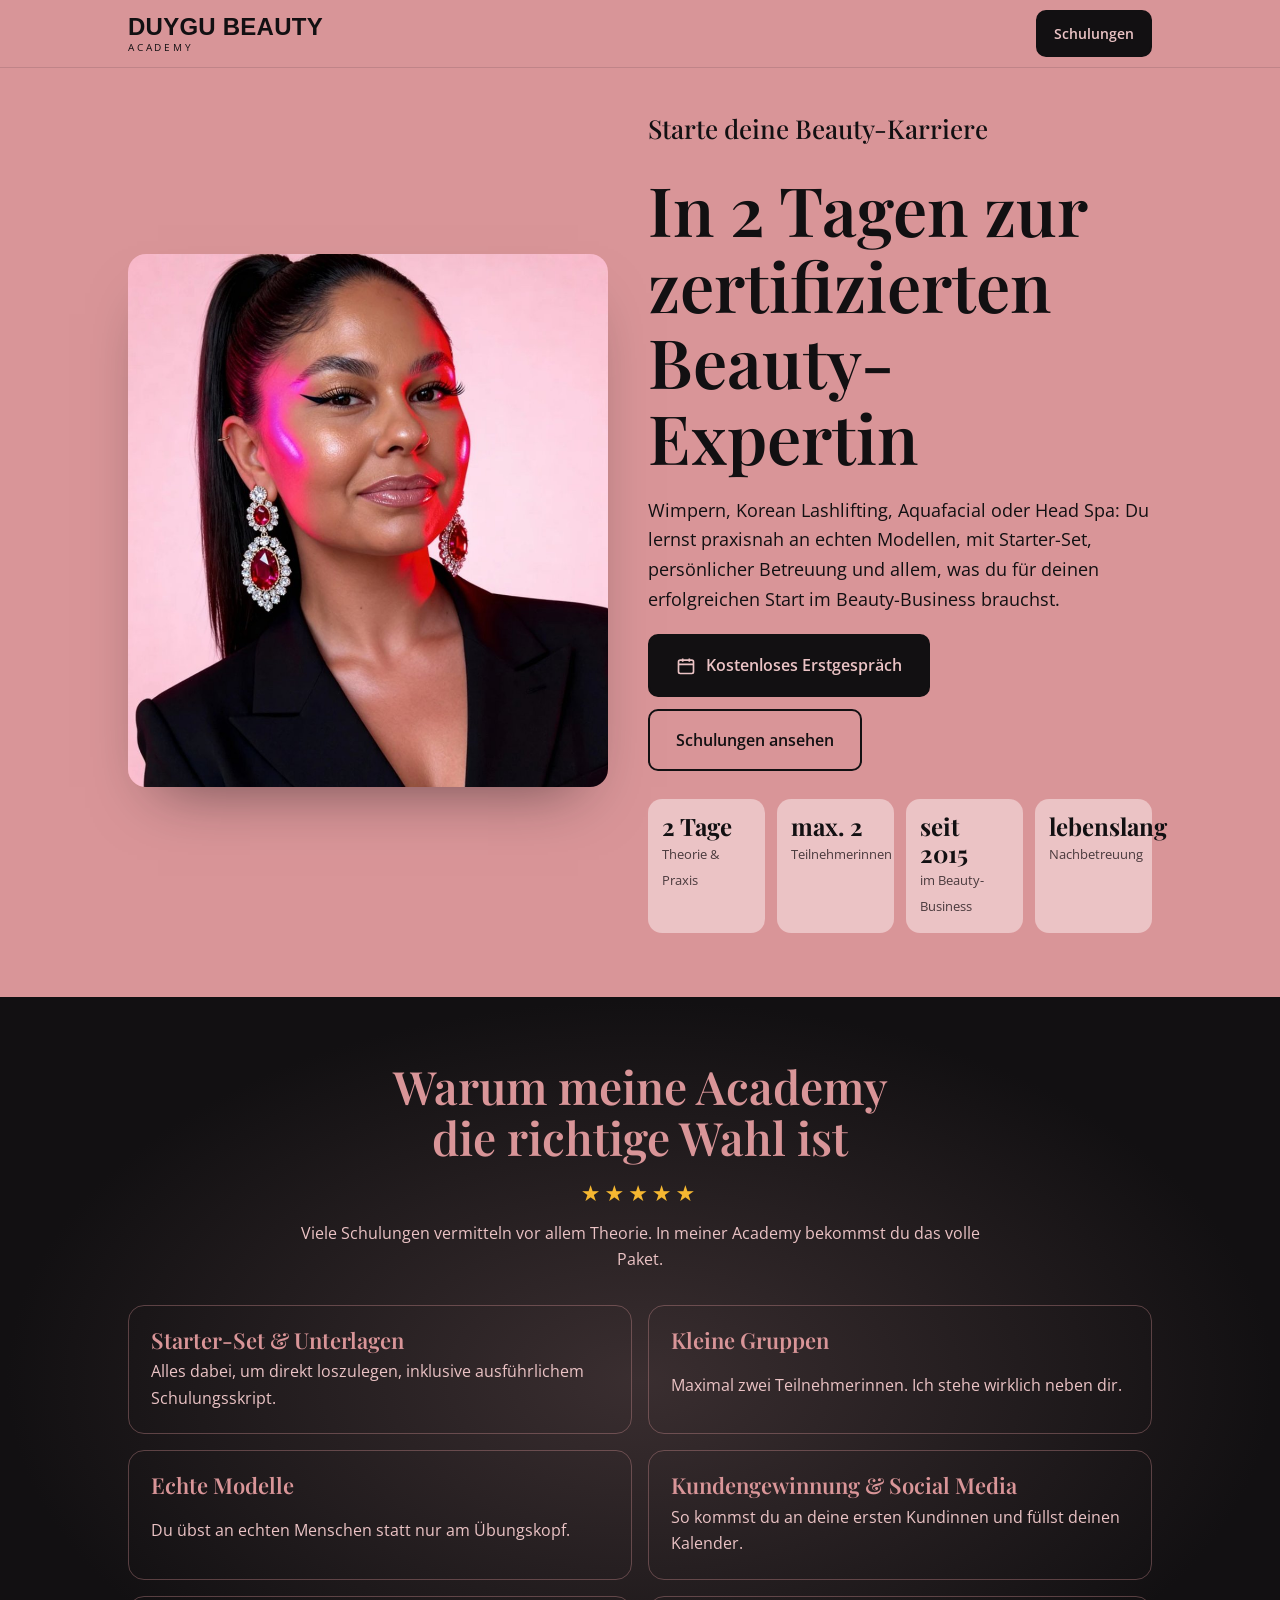
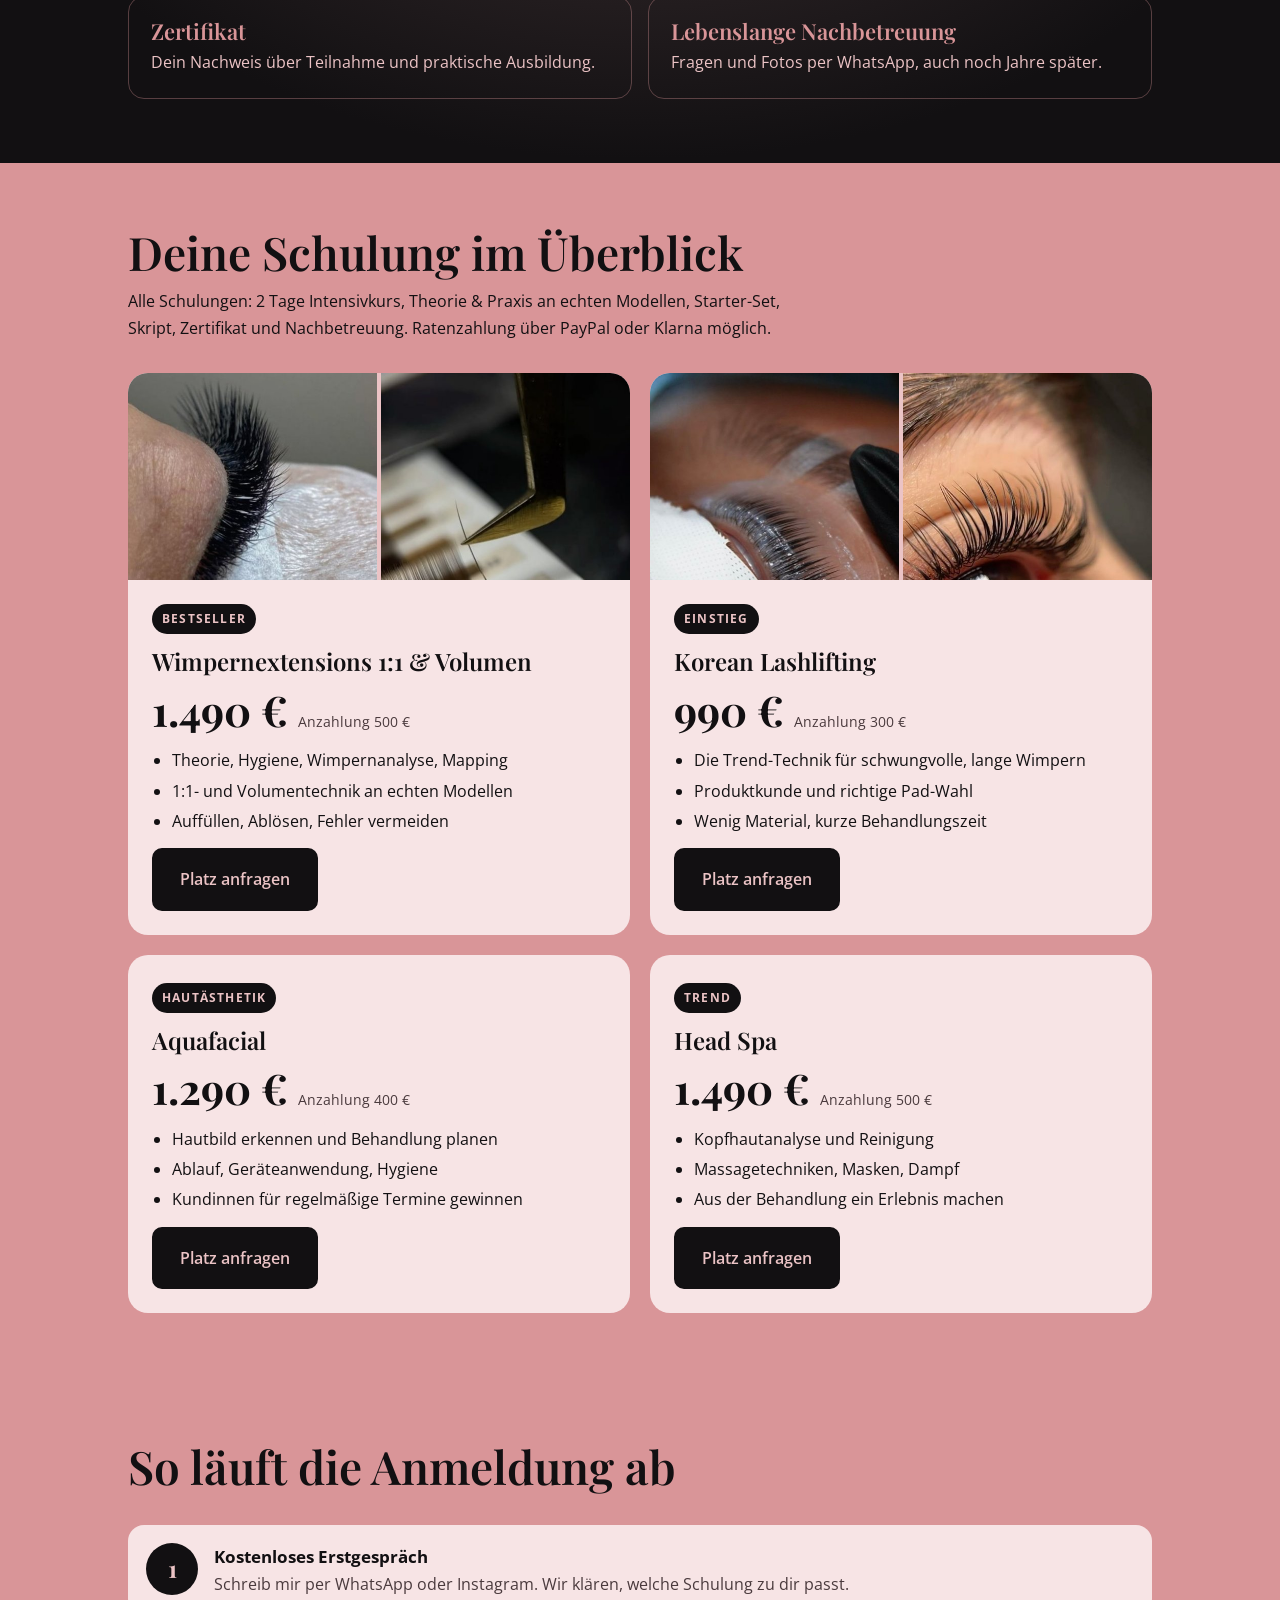
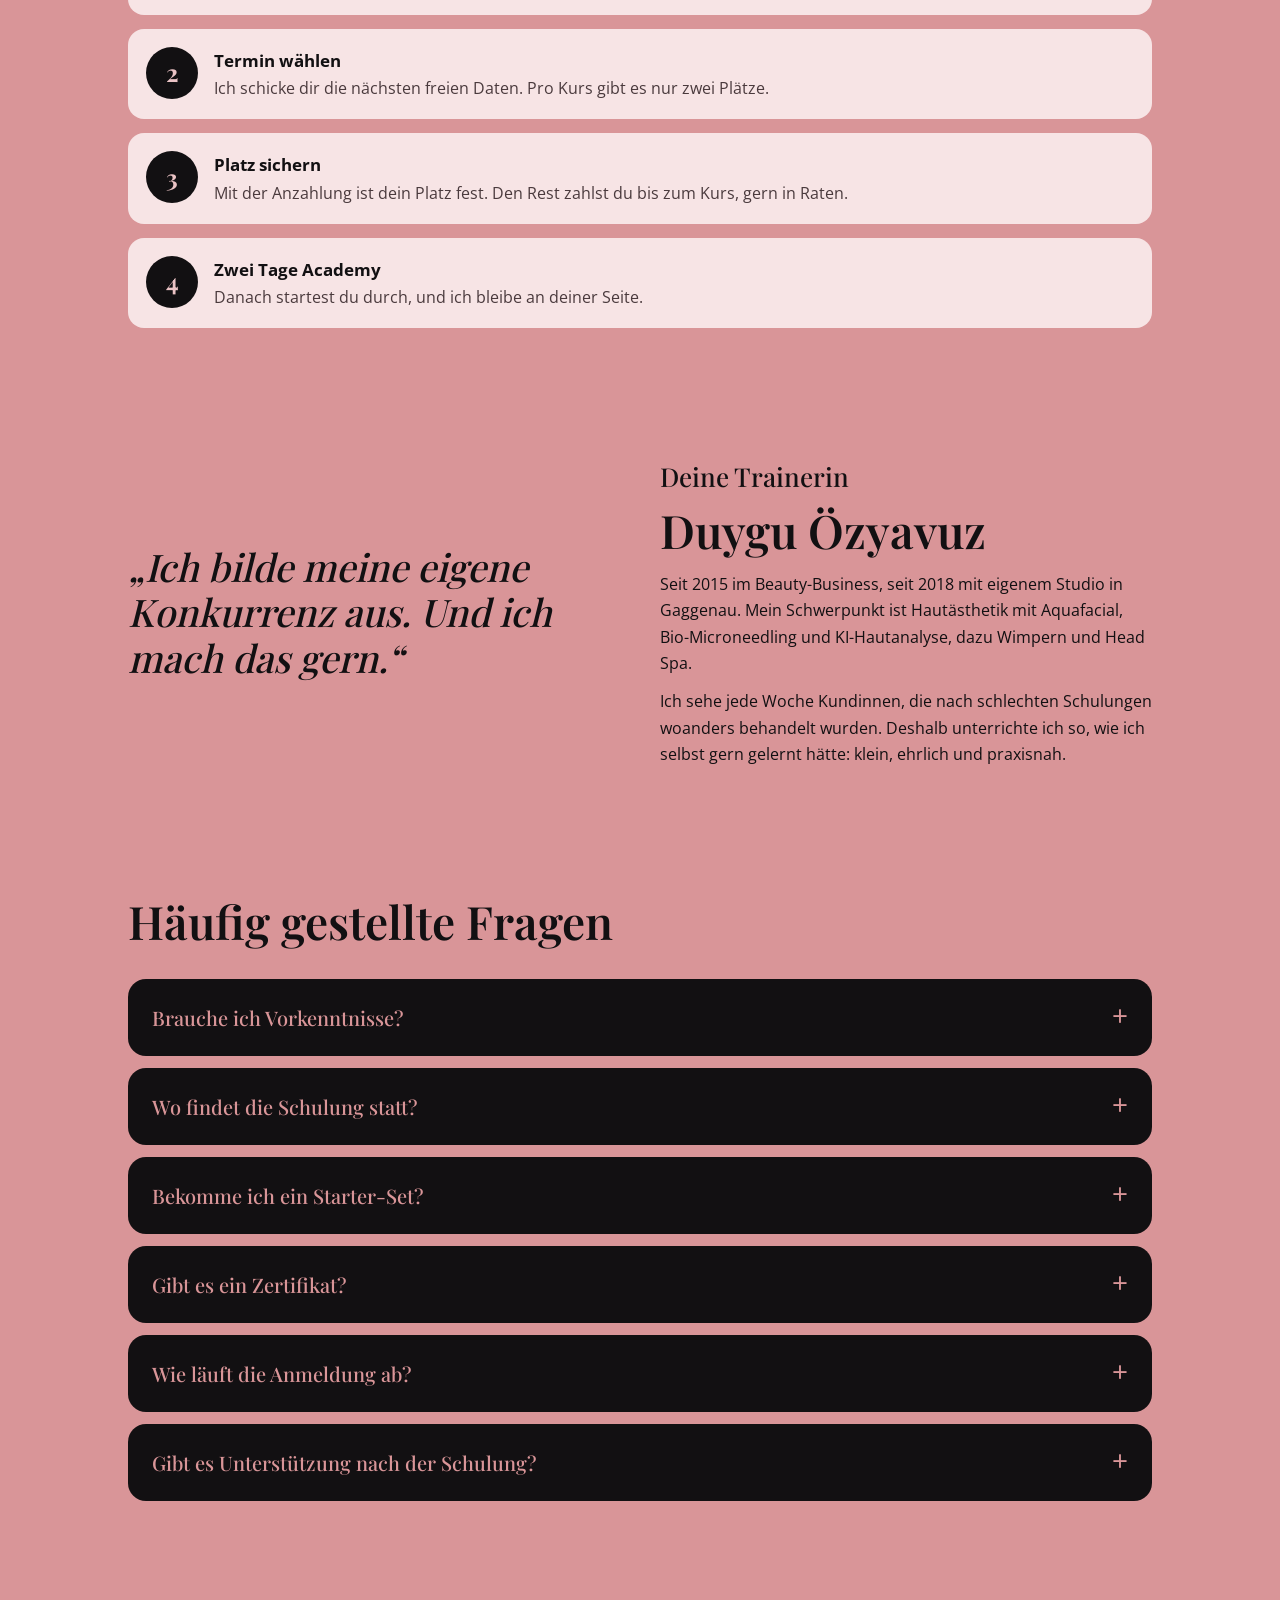
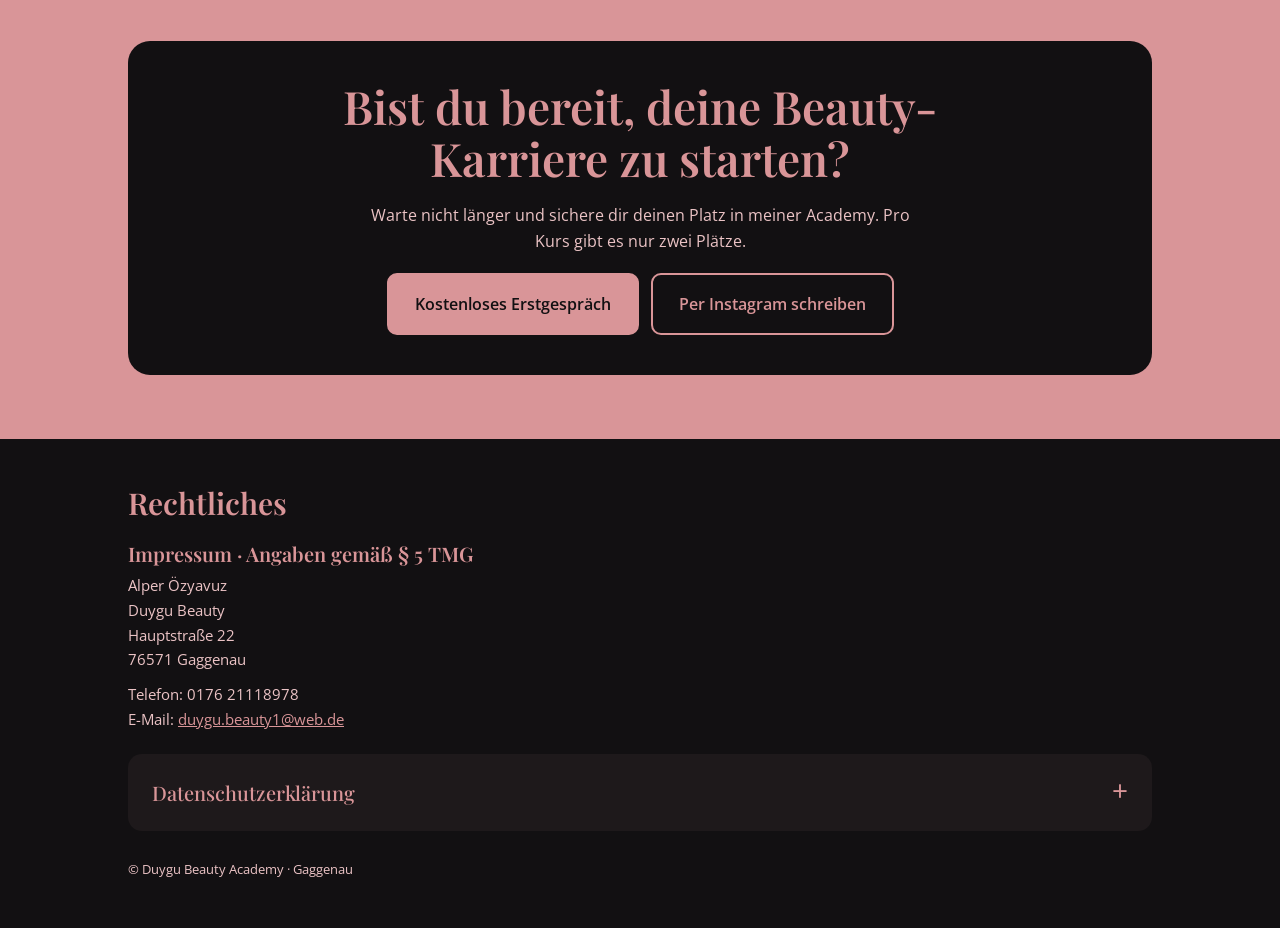
<file: index.html>
<!doctype html>
<html lang="de">
<head>
<meta name="google-site-verification" content="m__BQlmndzH7Yq4hiHO_s2Q3JscHKDer7ehBc8UCooI" />
<meta charset="utf-8">
<meta name="viewport" content="width=device-width, initial-scale=1, viewport-fit=cover">
<meta property="og:title" content="Duygu Beauty Academy">
<meta property="og:description" content="Beauty-Schulungen in Gaggenau: 2 Tage, max. 2 Teilnehmerinnen, echte Modelle, lebenslange Nachbetreuung.">
<meta property="og:image" content="duygu.jpg">
<link rel="icon" href="data:image/svg+xml,<svg xmlns='http://www.w3.org/2000/svg' viewBox='0 0 100 100'><text y='.9em' font-size='90'>💗</text></svg>">
<title>Duygu Beauty Academy</title>
<meta name="description" content="Schulungen für Wimpernextensions, Korean Lashlifting, Aquafacial und Head Spa in Gaggenau. 2 Tage, max. 2 Teilnehmerinnen, echte Modelle, lebenslange Nachbetreuung.">
<link rel="stylesheet" href="fonts/fonts.css">
<style>
/* Layout: one-page landing in Duygu's OnePage look (dusty rose + black, serif display), single light look */
:root{
  --rose:#D99598; --rose-soft:#EBC3C5; --rose-deep:#B86E74; --blush:#F7E4E5;
  --ink:#121012; --ink-2:#2A2224; --muted:#4A3A3D; --cream:#FFF7F7;
  --display:"Playfair Display",Georgia,"Times New Roman",serif;
  --body:"Open Sans",system-ui,-apple-system,"Segoe UI",sans-serif;
  color-scheme:light;
}
*{box-sizing:border-box}
html{scroll-behavior:smooth}
@media (prefers-reduced-motion:reduce){html{scroll-behavior:auto}}
body{background:var(--rose);color:var(--ink);font-family:var(--body);font-size:16px;line-height:1.65;margin:0}
.wrap{max-width:1060px;margin:0 auto;padding-left:max(18px,env(safe-area-inset-left,0px));padding-right:max(18px,env(safe-area-inset-right,0px))}
h1,h2,h3{font-family:var(--display);line-height:1.12;margin:0;text-wrap:balance;font-weight:600}
h1{font-size:clamp(38px,7.5vw,68px)}
h2{font-size:clamp(30px,5vw,46px)}
h3{font-size:24px}
p{margin:0}
img{max-width:100%;display:block}
a:focus-visible,summary:focus-visible{outline:3px solid var(--ink);outline-offset:3px;border-radius:6px}
.eyebrow{font-family:var(--display);font-size:clamp(20px,3vw,26px);font-weight:500}
.btn{display:inline-flex;align-items:center;justify-content:center;gap:10px;font-weight:600;font-size:16px;padding:16px 26px;border-radius:10px;text-decoration:none;background:var(--ink);color:var(--rose-soft);border:2px solid var(--ink)}
.btn:hover{background:var(--ink-2)}
.btn.light{background:transparent;color:var(--ink)}
.btn.light:hover{background:var(--ink);color:var(--rose-soft)}
.btn svg{width:20px;height:20px;flex:none}

.bar{position:sticky;top:env(safe-area-inset-top,0px);z-index:5;background:rgba(217,149,152,.95);backdrop-filter:blur(8px);border-bottom:1px solid rgba(18,16,18,.12)}
body::before{content:"";position:fixed;inset:0 0 auto;height:env(safe-area-inset-top,0px);z-index:10;background:var(--rose)}
.bar .wrap{display:flex;justify-content:space-between;align-items:center;gap:12px;padding-block:10px}
.logo{display:flex;flex-direction:column;text-decoration:none;color:var(--ink);line-height:1}
.logo b{font-family:"Arial Narrow",Impact,sans-serif;font-weight:800;font-size:24px;letter-spacing:.01em}
.logo small{font-size:10px;letter-spacing:.28em;margin-top:3px}
.bar .btn{padding:10px 16px;font-size:14px}

.hero{padding-block:40px 64px}
.hero .wrap{display:grid;grid-template-columns:1fr 1.05fr;gap:40px;align-items:center}
.hero-img{border-radius:18px;overflow:hidden;box-shadow:0 30px 60px -30px rgba(18,16,18,.55);aspect-ratio:9/10;max-width:100%}
.hero-img img{width:100%;height:100%;object-fit:cover}
.hero-text{display:grid;gap:20px;min-width:0}
.hero-text .lead{font-size:18px;max-width:560px}
.ctas{display:flex;flex-wrap:wrap;gap:12px}
@media (max-width:800px){.hero .wrap{grid-template-columns:1fr}.hero-text{order:2}}

.facts{display:grid;grid-template-columns:repeat(4,minmax(0,1fr));gap:12px;margin-top:8px}
.facts div{background:var(--rose-soft);border-radius:14px;padding:14px}
.facts b{display:block;font-family:var(--display);font-size:24px;line-height:1.1}
.facts span{font-size:13px;color:var(--muted)}
@media (max-width:560px){.facts{grid-template-columns:repeat(2,minmax(0,1fr))}}

section{padding-block:64px}
.sec-head{display:grid;gap:10px;margin-bottom:32px;max-width:700px}
.center{text-align:center;margin-inline:auto;justify-items:center}

.dark{background:radial-gradient(ellipse at center,#3A2E30 0%,var(--ink) 70%);color:var(--rose)}
.dark h2{color:var(--rose)}
.stars{color:#F5B731;letter-spacing:4px;font-size:22px}
.why{display:grid;grid-template-columns:repeat(2,minmax(0,1fr));gap:16px}
@media (max-width:700px){.why{grid-template-columns:1fr}}
.why div{border:1px solid rgba(217,149,152,.35);border-radius:16px;padding:22px;display:grid;gap:6px}
.why h3{color:var(--rose);font-size:22px}
.why p{color:var(--rose-soft)}

.courses{display:grid;grid-template-columns:repeat(2,minmax(0,1fr));gap:20px}
@media (max-width:780px){.courses{grid-template-columns:1fr}}
.course{background:var(--blush);border-radius:20px;overflow:hidden;display:flex;flex-direction:column}
.course .pics{display:grid;grid-template-columns:1fr 1fr;gap:4px;background:var(--rose-soft)}
.course .pics img{width:100%;aspect-ratio:6/5;object-fit:cover}
.course .body{padding:24px;display:flex;flex-direction:column;gap:14px;flex:1}
.course .tag{align-self:flex-start;font-size:12px;font-weight:700;letter-spacing:.1em;text-transform:uppercase;background:var(--ink);color:var(--rose-soft);padding:5px 10px;border-radius:999px}
.price{display:flex;align-items:baseline;gap:10px;flex-wrap:wrap}
.price b{font-family:var(--display);font-size:42px;line-height:1;font-variant-numeric:tabular-nums}
.price span{font-size:14px;color:var(--muted)}
.course ul{margin:0;padding-left:20px;display:grid;gap:4px}
.course .btn{margin-top:auto;align-self:flex-start}
.course.noimg .body{padding-top:28px}

.incl{display:grid;grid-template-columns:repeat(3,minmax(0,1fr));gap:16px}
@media (max-width:780px){.incl{grid-template-columns:1fr}}
.incl div{background:var(--rose-soft);border-radius:16px;padding:20px;display:grid;gap:6px}
.incl h3{font-size:21px}
.incl p{color:var(--muted)}

.steps{list-style:none;margin:0;padding:0;display:grid;gap:14px;counter-reset:s}
.steps li{counter-increment:s;display:grid;grid-template-columns:52px 1fr;gap:16px;align-items:start;background:var(--blush);border-radius:16px;padding:18px}
.steps li::before{content:counter(s);font-family:var(--display);font-weight:700;font-size:24px;color:var(--rose-soft);background:var(--ink);width:52px;height:52px;border-radius:50%;display:grid;place-items:center}
.steps b{display:block;font-size:17px}
.steps span{color:var(--muted)}

.about .wrap{display:grid;grid-template-columns:1fr 1fr;gap:40px;align-items:center}
@media (max-width:780px){.about .wrap{grid-template-columns:1fr}}
.quote{font-family:var(--display);font-size:clamp(26px,4vw,38px);font-style:italic;line-height:1.2}
.about p+p{margin-top:12px}

details{background:var(--ink);color:var(--rose);border-radius:18px;margin-bottom:12px}
summary{cursor:pointer;list-style:none;padding:22px 24px;font-family:var(--display);font-size:20px;display:flex;justify-content:space-between;gap:12px}
summary::-webkit-details-marker{display:none}
summary::after{content:"+";font-family:var(--body);font-weight:300;font-size:28px;line-height:1}
details[open] summary::after{content:"–"}
details p{padding:0 24px 22px;color:var(--rose-soft)}

.final .box{background:var(--ink);color:var(--rose);border-radius:22px;padding:40px 28px;display:grid;gap:18px;justify-items:center;text-align:center}
.final .box p{max-width:560px;color:var(--rose-soft)}
.final .btn{background:var(--rose);color:var(--ink);border-color:var(--rose)}
.final .btn:hover{background:var(--rose-soft)}
.final .btn.light{background:transparent;color:var(--rose);border-color:var(--rose)}

.legal{background:var(--ink);color:var(--rose-soft);padding-block:48px;font-size:15px}
.legal h2{color:var(--rose);font-size:30px;margin-bottom:18px}
.legal h3{color:var(--rose);font-size:20px;margin:22px 0 8px}
.legal a{color:var(--rose)}
.legal .todo{background:#3A2E30;border-radius:10px;padding:10px 14px;display:inline-block}
.legal-details{background:#1E191B;color:var(--rose-soft);border-radius:14px;margin-top:22px}
.legal-details summary{font-size:20px;color:var(--rose)}
.legal-text{padding:0 24px 22px;display:grid;gap:8px;max-width:760px}
.legal-text h3{margin:14px 0 0;font-size:17px}
.legal-text p{padding:0;color:var(--rose-soft)}
</style>
</head>
<body>

<header class="bar">
  <div class="wrap">
    <a class="logo" href="#top"><b>DUYGU BEAUTY</b><small>ACADEMY</small></a>
    <a class="btn" href="#kurse">Schulungen</a>
  </div>
</header>

<main id="top">
  <section class="hero">
    <div class="wrap">
      <div class="hero-img"><img src="duygu.jpg" alt="Duygu Özyavuz, Trainerin der Duygu Beauty Academy"></div>
      <div class="hero-text">
        <div class="eyebrow">Starte deine Beauty-Karriere</div>
        <h1>In 2 Tagen zur zertifizierten Beauty-Expertin</h1>
        <p class="lead">Wimpern, Korean Lashlifting, Aquafacial oder Head Spa: Du lernst praxisnah an echten Modellen, mit Starter-Set, persönlicher Betreuung und allem, was du für deinen erfolgreichen Start im Beauty-Business brauchst.</p>
        <div class="ctas">
          <a class="btn" href="https://wa.me/4917621118978?text=Hallo%20Duygu%2C%20ich%20m%C3%B6chte%20ein%20kostenloses%20Erstgespr%C3%A4ch%20zur%20Academy." target="_blank" rel="noopener">
            <svg viewBox="0 0 24 24" fill="none" stroke="currentColor" stroke-width="2"><rect x="3" y="5" width="18" height="16" rx="2"/><path d="M3 10h18M8 3v4M16 3v4"/></svg>
            Kostenloses Erstgespräch</a>
          <a class="btn light" href="#kurse">Schulungen ansehen</a>
        </div>
        <div class="facts">
          <div><b>2 Tage</b><span>Theorie &amp; Praxis</span></div>
          <div><b>max. 2</b><span>Teilnehmerinnen</span></div>
          <div><b>seit 2015</b><span>im Beauty-Business</span></div>
          <div><b>lebenslang</b><span>Nachbetreuung</span></div>
        </div>
      </div>
    </div>
  </section>

  <section class="dark">
    <div class="wrap">
      <div class="sec-head center">
        <h2>Warum meine Academy die richtige Wahl ist</h2>
        <div class="stars" aria-label="5 Sterne">★★★★★</div>
        <p style="color:var(--rose-soft)">Viele Schulungen vermitteln vor allem Theorie. In meiner Academy bekommst du das volle Paket.</p>
      </div>
      <div class="why">
        <div><h3>Starter-Set &amp; Unterlagen</h3><p>Alles dabei, um direkt loszulegen, inklusive ausführlichem Schulungsskript.</p></div>
        <div><h3>Kleine Gruppen</h3><p>Maximal zwei Teilnehmerinnen. Ich stehe wirklich neben dir.</p></div>
        <div><h3>Echte Modelle</h3><p>Du übst an echten Menschen statt nur am Übungskopf.</p></div>
        <div><h3>Kundengewinnung &amp; Social Media</h3><p>So kommst du an deine ersten Kundinnen und füllst deinen Kalender.</p></div>
        <div><h3>Zertifikat</h3><p>Dein Nachweis über Teilnahme und praktische Ausbildung.</p></div>
        <div><h3>Lebenslange Nachbetreuung</h3><p>Fragen und Fotos per WhatsApp, auch noch Jahre später.</p></div>
      </div>
    </div>
  </section>

  <section id="kurse">
    <div class="wrap">
      <div class="sec-head">
        <h2>Deine Schulung im Überblick</h2>
        <p class="muted">Alle Schulungen: 2 Tage Intensivkurs, Theorie &amp; Praxis an echten Modellen, Starter-Set, Skript, Zertifikat und Nachbetreuung. Ratenzahlung über PayPal oder Klarna möglich.</p>
      </div>
      <div class="courses">
        <article class="course">
          <div class="pics"><img src="lash1.jpg" alt="Wimpernverlängerung Nahaufnahme"><img src="lash2.jpg" alt="Pinzette mit Extension"></div>
          <div class="body">
            <span class="tag">Bestseller</span>
            <h3>Wimpernextensions 1:1 &amp; Volumen</h3>
            <div class="price"><b>1.490 €</b><span>Anzahlung 500 €</span></div>
            <ul><li>Theorie, Hygiene, Wimpernanalyse, Mapping</li><li>1:1- und Volumentechnik an echten Modellen</li><li>Auffüllen, Ablösen, Fehler vermeiden</li></ul>
            <a class="btn" href="https://wa.me/4917621118978?text=Hallo%20Duygu%2C%20ich%20interessiere%20mich%20f%C3%BCr%20die%20Wimpern-Schulung." target="_blank" rel="noopener">Platz anfragen</a>
          </div>
        </article>
        <article class="course">
          <div class="pics"><img src="lift1.jpg" alt="Korean Lashlifting Behandlung"><img src="lift2.jpg" alt="Ergebnis Lashlifting"></div>
          <div class="body">
            <span class="tag">Einstieg</span>
            <h3>Korean Lashlifting</h3>
            <div class="price"><b>990 €</b><span>Anzahlung 300 €</span></div>
            <ul><li>Die Trend-Technik für schwungvolle, lange Wimpern</li><li>Produktkunde und richtige Pad-Wahl</li><li>Wenig Material, kurze Behandlungszeit</li></ul>
            <a class="btn" href="https://wa.me/4917621118978?text=Hallo%20Duygu%2C%20ich%20interessiere%20mich%20f%C3%BCr%20die%20Korean-Lashlifting-Schulung." target="_blank" rel="noopener">Platz anfragen</a>
          </div>
        </article>
        <article class="course noimg">
          <div class="body">
            <span class="tag">Hautästhetik</span>
            <h3>Aquafacial</h3>
            <div class="price"><b>1.290 €</b><span>Anzahlung 400 €</span></div>
            <ul><li>Hautbild erkennen und Behandlung planen</li><li>Ablauf, Geräteanwendung, Hygiene</li><li>Kundinnen für regelmäßige Termine gewinnen</li></ul>
            <a class="btn" href="https://wa.me/4917621118978?text=Hallo%20Duygu%2C%20ich%20interessiere%20mich%20f%C3%BCr%20die%20Aquafacial-Schulung." target="_blank" rel="noopener">Platz anfragen</a>
          </div>
        </article>
        <article class="course noimg">
          <div class="body">
            <span class="tag">Trend</span>
            <h3>Head Spa</h3>
            <div class="price"><b>1.490 €</b><span>Anzahlung 500 €</span></div>
            <ul><li>Kopfhautanalyse und Reinigung</li><li>Massagetechniken, Masken, Dampf</li><li>Aus der Behandlung ein Erlebnis machen</li></ul>
            <a class="btn" href="https://wa.me/4917621118978?text=Hallo%20Duygu%2C%20ich%20interessiere%20mich%20f%C3%BCr%20die%20Head-Spa-Schulung." target="_blank" rel="noopener">Platz anfragen</a>
          </div>
        </article>
      </div>
    </div>
  </section>

  <section>
    <div class="wrap">
      <div class="sec-head"><h2>So läuft die Anmeldung ab</h2></div>
      <ol class="steps">
        <li><div><b>Kostenloses Erstgespräch</b><span>Schreib mir per WhatsApp oder Instagram. Wir klären, welche Schulung zu dir passt.</span></div></li>
        <li><div><b>Termin wählen</b><span>Ich schicke dir die nächsten freien Daten. Pro Kurs gibt es nur zwei Plätze.</span></div></li>
        <li><div><b>Platz sichern</b><span>Mit der Anzahlung ist dein Platz fest. Den Rest zahlst du bis zum Kurs, gern in Raten.</span></div></li>
        <li><div><b>Zwei Tage Academy</b><span>Danach startest du durch, und ich bleibe an deiner Seite.</span></div></li>
      </ol>
    </div>
  </section>

  <section class="about">
    <div class="wrap">
      <p class="quote">„Ich bilde meine eigene Konkurrenz aus. Und ich mach das gern.“</p>
      <div>
        <div class="eyebrow">Deine Trainerin</div>
        <h2 style="margin:6px 0 14px">Duygu Özyavuz</h2>
        <p>Seit 2015 im Beauty-Business, seit 2018 mit eigenem Studio in Gaggenau. Mein Schwerpunkt ist Hautästhetik mit Aquafacial, Bio-Microneedling und KI-Hautanalyse, dazu Wimpern und Head Spa.</p>
        <p>Ich sehe jede Woche Kundinnen, die nach schlechten Schulungen woanders behandelt wurden. Deshalb unterrichte ich so, wie ich selbst gern gelernt hätte: klein, ehrlich und praxisnah.</p>
      </div>
    </div>
  </section>

  <section>
    <div class="wrap">
      <div class="sec-head"><h2>Häufig gestellte Fragen</h2></div>
      <details><summary>Brauche ich Vorkenntnisse?</summary><p>Nein. Wimpern, Korean Lashlifting und Head Spa gehen auch für Neueinsteigerinnen. Bei Aquafacial helfen Grundkenntnisse in Kosmetik.</p></details>
      <details><summary>Wo findet die Schulung statt?</summary><p>In meinem Studio Duygu Beauty, Hauptstraße 22, 76571 Gaggenau.</p></details>
      <details><summary>Bekomme ich ein Starter-Set?</summary><p>Ja. Bei jeder Schulung ist ein Starter-Set und ein ausführliches Schulungsskript inklusive, damit du direkt loslegen kannst.</p></details>
      <details><summary>Gibt es ein Zertifikat?</summary><p>Ja, du bekommst ein Zertifikat der Duygu Beauty Academy über deine Teilnahme und die praktische Ausbildung. Es ist kein staatlich anerkannter Abschluss.</p></details>
      <details><summary>Wie läuft die Anmeldung ab?</summary><p>Du meldest dich für ein kostenloses Erstgespräch, wir wählen deinen Termin und du sicherst deinen Platz mit der Anzahlung. Den Rest zahlst du bis zum Kurs, auch in Raten über PayPal oder Klarna.</p></details>
      <details><summary>Gibt es Unterstützung nach der Schulung?</summary><p>Ja, lebenslang. Du kannst mir Fragen und Fotos schicken, auch noch Jahre später.</p></details>
    </div>
  </section>

  <section class="final">
    <div class="wrap">
      <div class="box">
        <h2>Bist du bereit, deine Beauty-Karriere zu starten?</h2>
        <p>Warte nicht länger und sichere dir deinen Platz in meiner Academy. Pro Kurs gibt es nur zwei Plätze.</p>
        <div class="ctas" style="justify-content:center">
          <a class="btn" href="https://wa.me/4917621118978?text=Hallo%20Duygu%2C%20ich%20m%C3%B6chte%20ein%20kostenloses%20Erstgespr%C3%A4ch%20zur%20Academy." target="_blank" rel="noopener">Kostenloses Erstgespräch</a>
          <a class="btn light" href="https://ig.me/m/duyguoezyavuz" target="_blank" rel="noopener">Per Instagram schreiben</a>
        </div>
      </div>
    </div>
  </section>
</main>

<footer class="legal" id="impressum">
  <div class="wrap">
    <h2>Rechtliches</h2>
    <h3>Impressum · Angaben gemäß § 5 TMG</h3>
    <p>Alper Özyavuz<br>Duygu Beauty<br>Hauptstraße 22<br>76571 Gaggenau</p>
    <p style="margin-top:10px">Telefon: 0176 21118978<br>E-Mail: <a href="mailto:duygu.beauty1@web.de">duygu.beauty1@web.de</a></p>
    <details class="legal-details" id="datenschutz">
      <summary>Datenschutzerklärung</summary>
      <div class="legal-text">
        <p>Duygu Beauty – Inhaber Alper Özyavuz · Stand: November 2026</p>
        <h3>1. Verantwortlicher</h3>
        <p>Duygu Beauty, Inhaber: Alper Özyavuz, Hauptstraße 22, 76571 Gaggenau, Deutschland<br>Telefon: 0176 21118978 · E-Mail: duygu.beauty1@web.de</p>
        <h3>2. Allgemeine Hinweise</h3>
        <p>Der Schutz deiner persönlichen Daten ist uns wichtig. Wir verarbeiten personenbezogene Daten ausschließlich im Rahmen der geltenden Datenschutzgesetze, insbesondere der Datenschutz-Grundverordnung (DSGVO). Personenbezogene Daten sind alle Informationen, mit denen du persönlich identifiziert werden kannst.</p>
        <h3>3. Hosting dieser Website</h3>
        <p>Diese Website wird bei GitHub Pages (GitHub, Inc.) gehostet. Beim Aufruf der Seite verarbeitet der Hoster technisch notwendige Daten wie IP-Adresse, Datum und Uhrzeit des Zugriffs und Browserinformationen, um die Seite auszuliefern und die Sicherheit zu gewährleisten (Art. 6 Abs. 1 lit. f DSGVO). Diese Website setzt keine Cookies und verwendet keine Analyse- oder Trackingdienste. Schriftarten werden lokal von dieser Website geladen, nicht von Servern Dritter.</p>
        <h3>4. Welche Daten wir verarbeiten</h3>
        <p>Im Rahmen unserer Geschäftstätigkeit können insbesondere verarbeitet werden: Vor- und Nachname, Telefonnummer und E-Mail-Adresse, Termin- und Buchungsinformationen, Angaben zu gebuchten Behandlungen und Schulungen, Zahlungs- und Anzahlungsinformationen, hautbezogene Angaben und Informationen zu Unverträglichkeiten (soweit für die Behandlung erforderlich), Kundenfotos und Hautanalyseberichte sowie Kommunikationsinhalte aus E-Mail und WhatsApp.</p>
        <h3>5. Kontakt über WhatsApp, Instagram und E-Mail</h3>
        <p>Die Buttons auf dieser Website verlinken zu WhatsApp und Instagram. Erst wenn du einen Button antippst, wirst du zum jeweiligen Dienst weitergeleitet; dort gelten dessen Datenschutzbestimmungen. Wenn du uns per WhatsApp, Instagram oder E-Mail kontaktierst, verarbeiten wir die übermittelten Informationen zur Bearbeitung deiner Anfrage und zur Kommunikation mit dir (Art. 6 Abs. 1 lit. b oder lit. f DSGVO bzw. Einwilligung, soweit erforderlich). Bitte übermittle über WhatsApp möglichst keine sensiblen Gesundheitsdaten.</p>
        <h3>6. Terminbuchungen über Planity</h3>
        <p>Für die Online-Terminbuchung im Studio nutzen wir Planity. Bei einer Buchung werden insbesondere Kontaktdaten, Terminwünsche und gebuchte Dienstleistungen verarbeitet (Art. 6 Abs. 1 lit. b DSGVO). Ergänzend gelten die Datenschutzinformationen von Planity: <a href="https://www.planity.com/de-DE/privacy-policy" target="_blank" rel="noopener">planity.com/de-DE/privacy-policy</a>.</p>
        <h3>7. KI-gestützte Hautanalyse mit Genesys Vision</h3>
        <p>In unserem Studio verwenden wir ein technisches System zur Unterstützung der Hautanalyse. Dabei können Kundenfotos und Hautanalyseberichte erstellt und gespeichert werden, zur Durchführung und Dokumentation der gewünschten Hautanalyse und zur individuellen Beratung. Soweit hierfür eine Einwilligung erforderlich ist, erfolgt die Verarbeitung erst nach entsprechender Information und Einwilligung. Kundenfotos und Analyseberichte werden nicht ohne entsprechende Rechtsgrundlage für Werbung oder Veröffentlichungen verwendet.</p>
        <h3>8. Anzahlungen und Zahlungsabwicklung</h3>
        <p>Für Anzahlungen und Zahlungen (z. B. über Planity, PayPal oder Klarna) werden die erforderlichen Zahlungs- und Buchungsdaten zur Abwicklung und Zuordnung verarbeitet. Es gelten ergänzend die Datenschutzinformationen der jeweiligen Zahlungsdienstleister.</p>
        <h3>9. Speicherdauer</h3>
        <p>Wir speichern personenbezogene Daten nur so lange, wie dies für den jeweiligen Zweck erforderlich ist oder gesetzliche Aufbewahrungspflichten bestehen. Danach werden die Daten gelöscht.</p>
        <h3>10. Weitergabe von Daten</h3>
        <p>Eine Weitergabe erfolgt nur, soweit dies zur Durchführung unserer Dienstleistungen erforderlich ist, eine gesetzliche Verpflichtung besteht oder eine andere Rechtsgrundlage vorliegt. Mögliche Empfänger sind insbesondere Buchungs-, Kommunikations-, Hosting- und Zahlungsdienstleister.</p>
        <h3>11. Deine Rechte</h3>
        <p>Du hast das Recht auf Auskunft, Berichtigung, Löschung, Einschränkung der Verarbeitung, Datenübertragbarkeit, Widerspruch sowie auf Widerruf einer erteilten Einwilligung mit Wirkung für die Zukunft. Wende dich dafür jederzeit an duygu.beauty1@web.de.</p>
        <h3>12. Beschwerderecht</h3>
        <p>Du hast das Recht, dich bei einer zuständigen Datenschutzaufsichtsbehörde zu beschweren.</p>
        <h3>13. Änderungen</h3>
        <p>Wir behalten uns vor, diese Datenschutzerklärung anzupassen, wenn sich unsere Datenverarbeitungen oder die rechtlichen Anforderungen ändern.</p>
      </div>
    </details>
    <p style="margin-top:28px;font-size:13px">© Duygu Beauty Academy · Gaggenau</p>
  </div>
</footer>

</body>
</html>
</file>
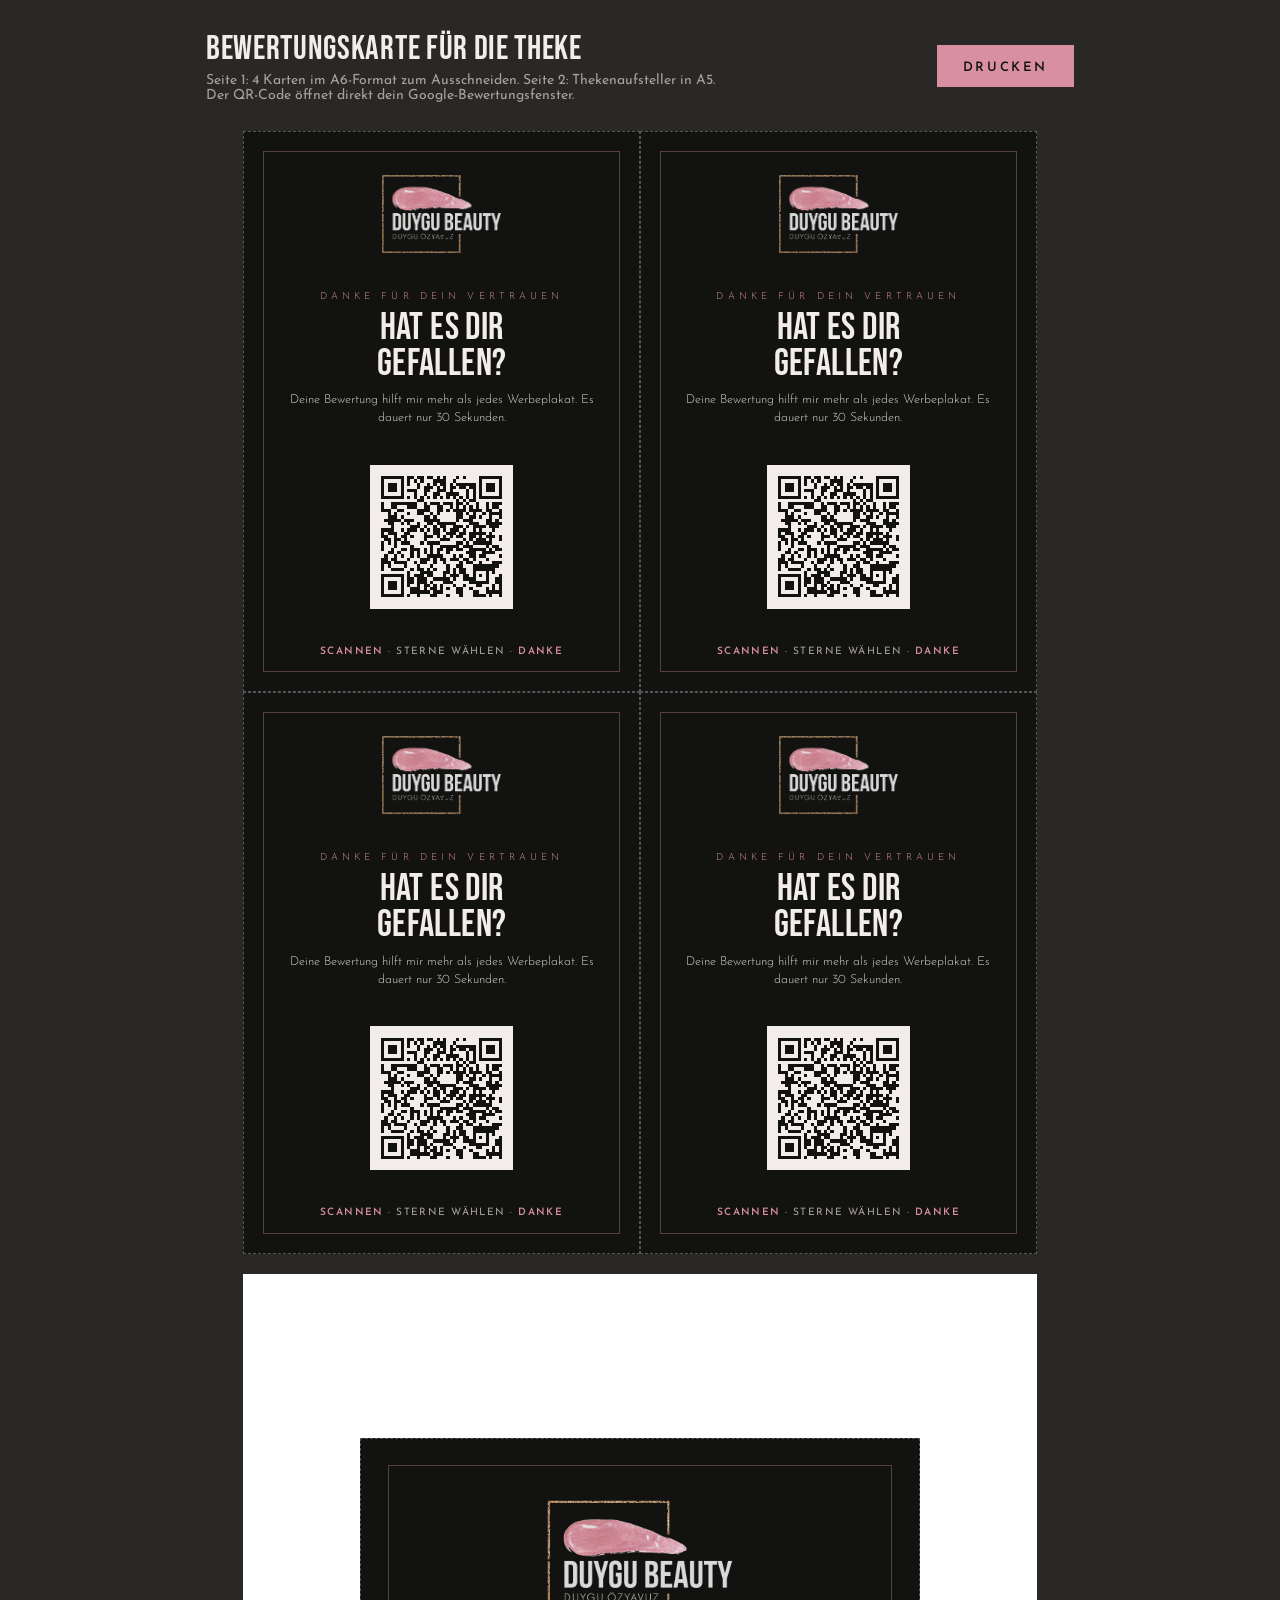
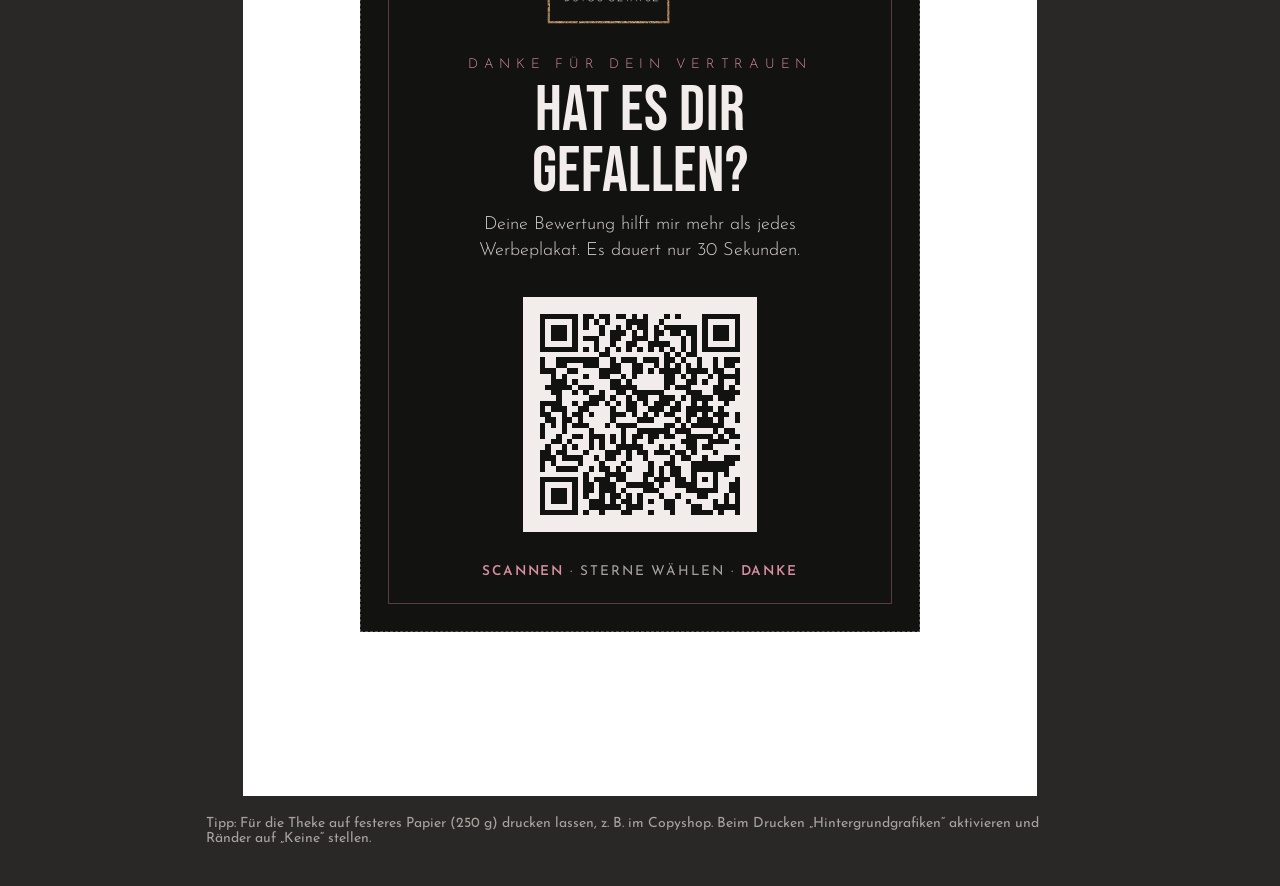
<file: bewertung/index.html>
<!doctype html>
<html lang="de">
<head>
<meta charset="utf-8">
<meta name="viewport" content="width=device-width, initial-scale=1">
<meta name="robots" content="noindex">
<title>Bewertungskarte · Duygu Beauty</title>
<style>
@font-face{font-family:'Bebas Neue';font-weight:400;font-display:swap;src:url(../studio/fonts/bebas-neue-latin-400-normal.woff2) format('woff2')}
@font-face{font-family:'Josefin Sans';font-weight:300;font-display:swap;src:url(../studio/fonts/josefin-sans-latin-300-normal.woff2) format('woff2')}
@font-face{font-family:'Josefin Sans';font-weight:400;font-display:swap;src:url(../studio/fonts/josefin-sans-latin-400-normal.woff2) format('woff2')}
@font-face{font-family:'Josefin Sans';font-weight:600;font-display:swap;src:url(../studio/fonts/josefin-sans-latin-600-normal.woff2) format('woff2')}
:root{--bg:#121211;--bg-3:#232120;--text:#F2EDEB;--muted:#A8A19E;--pink:#D88FA0;--line:rgba(255,255,255,.12)}
*{box-sizing:border-box}
html,body{margin:0;background:#2a2827;color:var(--text);font-family:"Josefin Sans",system-ui,sans-serif;-webkit-print-color-adjust:exact;print-color-adjust:exact}
.bar{max-width:900px;margin:0 auto;padding:28px 16px 8px;display:flex;flex-wrap:wrap;gap:14px;align-items:center;justify-content:space-between}
.bar h1{font-family:"Bebas Neue",Impact,sans-serif;font-weight:400;font-size:34px;margin:0;letter-spacing:.02em}
.bar p{margin:4px 0 0;color:var(--muted);font-size:14px;max-width:520px}
.btn{font:600 13px/1 "Josefin Sans",sans-serif;letter-spacing:.2em;text-transform:uppercase;background:var(--pink);color:var(--bg);border:0;padding:16px 26px 13px;cursor:pointer;text-decoration:none}
.sheet{width:210mm;height:297mm;margin:20px auto;background:#fff;display:grid;position:relative;overflow:hidden}
.s4{grid-template-columns:105mm 105mm;grid-template-rows:148.5mm 148.5mm}
.s1{place-items:center}
.card{background:var(--bg);color:var(--text);display:flex;flex-direction:column;align-items:center;justify-content:space-between;text-align:center;padding:11mm 9mm 9mm;border:.2mm dashed #555;position:relative}
.card::before{content:"";position:absolute;inset:5mm;border:.3mm solid rgba(216,143,160,.35);pointer-events:none}
.logo{width:32mm;height:auto;opacity:.95}
.eb{font-weight:300;font-size:2.6mm;letter-spacing:.42em;text-transform:uppercase;color:var(--pink);margin:0}
.h{font-family:"Bebas Neue",Impact,sans-serif;font-weight:400;font-size:10mm;line-height:.95;margin:2.5mm 0 0;letter-spacing:.01em;text-transform:uppercase}
.sub{font-size:3.3mm;line-height:1.45;color:#d6cfcc;margin:2.5mm 0 0;font-weight:300}
.qr{background:var(--text);padding:3mm;width:38mm;height:38mm}
.qr img{width:100%;height:100%;display:block}
.steps{font-size:2.7mm;letter-spacing:.14em;text-transform:uppercase;color:var(--muted);margin:0}
.steps b{color:var(--pink);font-weight:600}
.big{width:148mm;height:210mm;padding:16mm 14mm 14mm;border:.2mm dashed #555}
.big::before{inset:7mm}
.big .logo{width:50mm}
.big .eb{font-size:3.6mm}
.big .h{font-size:17mm}
.big .sub{font-size:4.8mm;max-width:105mm}
.big .qr{width:62mm;height:62mm;padding:4.5mm}
.big .steps{font-size:3.6mm}
.note{max-width:900px;margin:0 auto 40px;padding:0 16px;color:var(--muted);font-size:14px}
@media screen and (max-width:860px){.sheet{transform:scale(.42);transform-origin:top center;margin:10px auto calc(-297mm * .58 + 10px)}}
@page{size:A4;margin:0}
@media print{html,body{background:#fff}.bar,.note{display:none}.sheet{margin:0;page-break-after:always;break-after:page}.sheet:last-child{page-break-after:auto;break-after:auto}}
</style>
</head>
<body>
<div class="bar">
  <div>
    <h1>Bewertungskarte für die Theke</h1>
    <p>Seite 1: 4 Karten im A6-Format zum Ausschneiden. Seite 2: Thekenaufsteller in A5. Der QR-Code öffnet direkt dein Google-Bewertungsfenster.</p>
  </div>
  <button class="btn" onclick="window.print()">Drucken</button>
</div>

<template id="t">
  <img class="logo" src="logo-dark.png" alt="Duygu Beauty">
  <div>
    <p class="eb">Danke für dein Vertrauen</p>
    <h2 class="h">Hat es dir<br>gefallen?</h2>
    <p class="sub">Deine Bewertung hilft mir mehr als jedes Werbeplakat. Es dauert nur 30 Sekunden.</p>
  </div>
  <div class="qr"><img src="qr.svg" alt="QR-Code zur Google-Bewertung"></div>
  <p class="steps"><b>Scannen</b> · Sterne wählen · <b>Danke</b></p>
</template>

<section class="sheet s4" id="s4"></section>
<section class="sheet s1"><div class="card big" id="big"></div></section>

<p class="note">Tipp: Für die Theke auf festeres Papier (250 g) drucken lassen, z. B. im Copyshop. Beim Drucken „Hintergrundgrafiken“ aktivieren und Ränder auf „Keine“ stellen.</p>

<script>
var t=document.getElementById('t'), s4=document.getElementById('s4');
for(var i=0;i<4;i++){var c=document.createElement('div');c.className='card';c.appendChild(t.content.cloneNode(true));s4.appendChild(c);}
document.getElementById('big').appendChild(t.content.cloneNode(true));
</script>
</body>
</html>
</file>
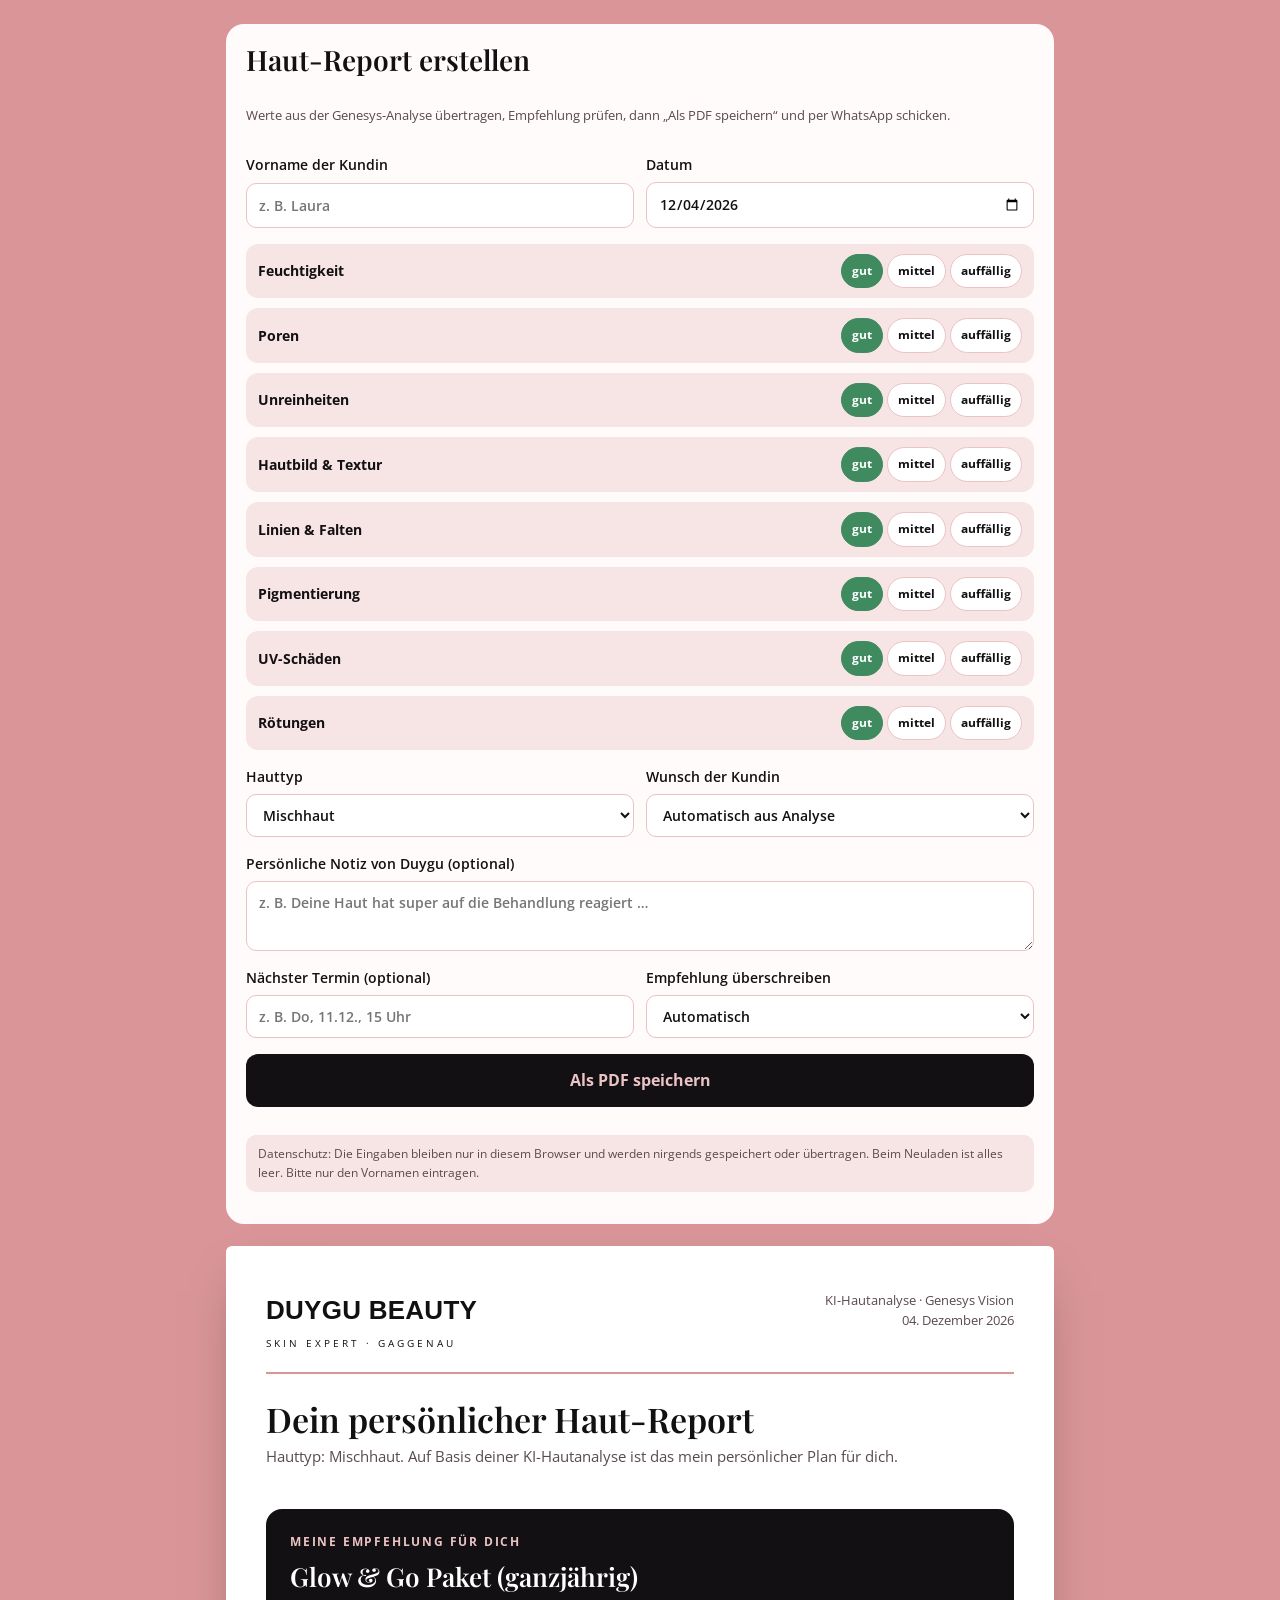
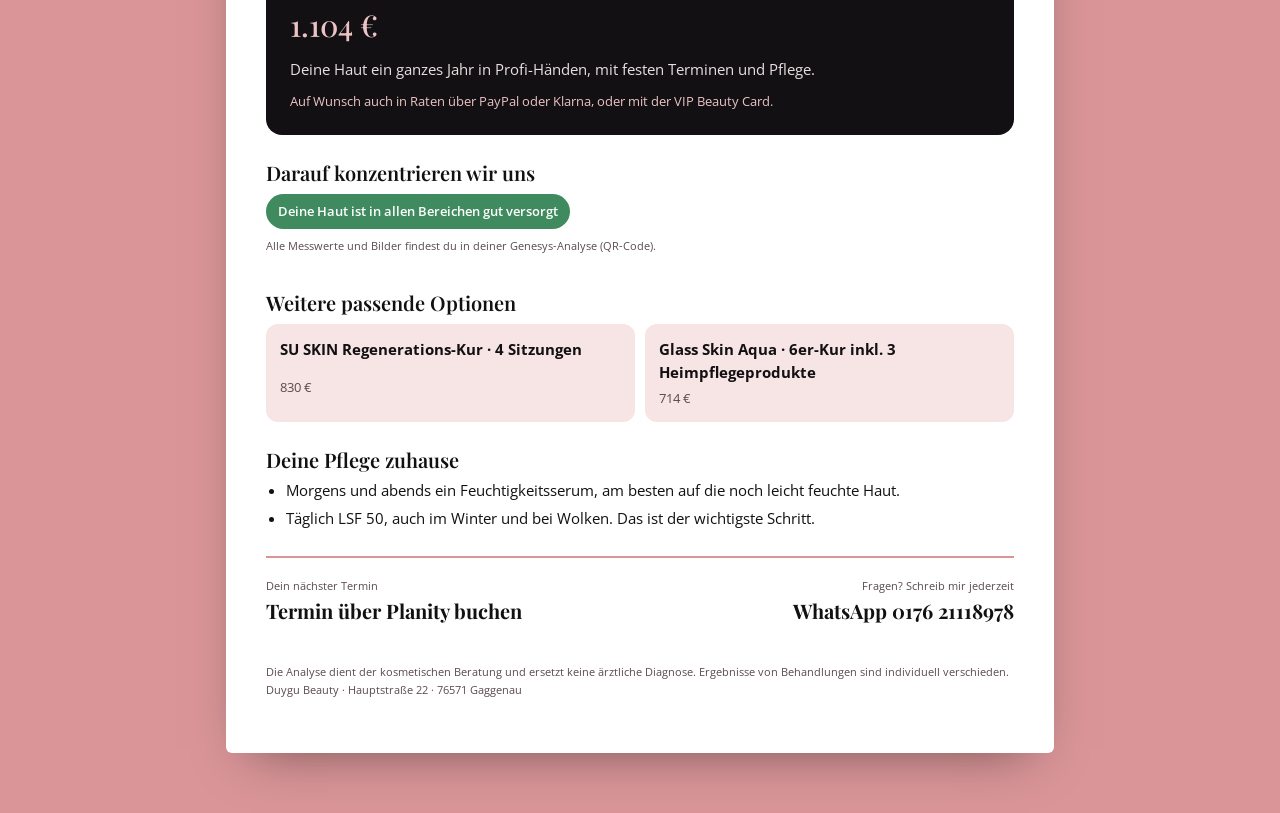
<file: hautreport/index.html>
<!doctype html>
<html lang="de">
<head>
<meta charset="utf-8">
<meta name="viewport" content="width=device-width, initial-scale=1, viewport-fit=cover">
<meta name="robots" content="noindex, nofollow">
<title>Haut-Report · Duygu Beauty</title>
<link rel="stylesheet" href="../fonts/fonts.css">
<style>
/* Layout: two parts. Top = input form for Duygu (hidden when printing). Bottom = A4 report preview that becomes the PDF. */
:root{
  --rose:#D99598; --rose-soft:#EBC3C5; --blush:#F7E4E5; --paper:#FFFBFB;
  --ink:#121012; --muted:#5A4A4D; --good:#3F8A5E; --mid:#C08A2E; --bad:#B8475B;
  --display:"Playfair Display",Georgia,serif; --body:"Open Sans",system-ui,-apple-system,sans-serif;
  color-scheme:light;
}
*{box-sizing:border-box}
body{margin:0;background:var(--rose);color:var(--ink);font-family:var(--body);font-size:15px;line-height:1.55}
.wrap{max-width:860px;margin:0 auto;padding:24px max(16px,env(safe-area-inset-left,0px)) 60px max(16px,env(safe-area-inset-right,0px))}
h1,h2,h3{font-family:var(--display);font-weight:600;margin:0;line-height:1.15}
.panel{background:var(--paper);border-radius:18px;padding:20px;display:grid;gap:16px;margin-bottom:22px}
.panel h1{font-size:28px}
.hint{font-size:13px;color:var(--muted)}
label{font-weight:600;font-size:14px;display:grid;gap:6px}
input[type=text],input[type=date],select,textarea{font:inherit;padding:10px 12px;border:1px solid var(--rose-soft);border-radius:10px;background:#fff;color:var(--ink);width:100%}
textarea{min-height:70px}
.grid2{display:grid;grid-template-columns:1fr 1fr;gap:12px}
@media(max-width:600px){.grid2{grid-template-columns:1fr}}
.areas{display:grid;gap:10px}
.area{display:grid;grid-template-columns:1fr auto;gap:10px;align-items:center;background:var(--blush);border-radius:12px;padding:10px 12px}
.area b{font-size:14px}
.seg{display:flex;gap:4px;position:relative}
.seg input{position:absolute;opacity:0;pointer-events:none}
.seg label{font-size:12px;font-weight:700;padding:7px 10px;border-radius:999px;background:#fff;border:1px solid var(--rose-soft);cursor:pointer}
.seg input:checked+label.g{background:var(--good);border-color:var(--good);color:#fff}
.seg input:checked+label.m{background:var(--mid);border-color:var(--mid);color:#fff}
.seg input:checked+label.b{background:var(--bad);border-color:var(--bad);color:#fff}
.seg input:focus-visible+label{outline:2px solid var(--ink)}
.btn{font:inherit;font-weight:700;border:0;border-radius:12px;padding:14px 20px;background:var(--ink);color:var(--rose-soft);cursor:pointer;font-size:16px}
.privacy{font-size:12px;color:var(--muted);background:var(--blush);border-radius:10px;padding:10px 12px}

/* report */
.report{background:#fff;border-radius:6px;box-shadow:0 20px 50px -25px rgba(0,0,0,.5);padding:44px 40px;display:grid;gap:26px}
.r-head{display:flex;justify-content:space-between;gap:16px;align-items:flex-start;border-bottom:2px solid var(--rose);padding-bottom:18px;flex-wrap:wrap}
.brand b{display:block;font-family:"Arial Narrow",Impact,sans-serif;font-weight:800;font-size:26px;letter-spacing:.01em}
.brand small{letter-spacing:.3em;font-size:10px}
.r-meta{text-align:right;font-size:13px;color:var(--muted)}
.r-title h2{font-size:34px}
.r-title p{color:var(--muted);margin-top:6px}
.r-areas{display:grid;grid-template-columns:repeat(2,minmax(0,1fr));gap:10px}
@media(max-width:560px){.r-areas{grid-template-columns:1fr}.report{padding:28px 20px}}
.r-area{border:1px solid var(--blush);border-radius:12px;padding:12px 14px;display:grid;gap:6px}
.r-area .top{display:flex;justify-content:space-between;gap:8px;align-items:center}
.pill{font-size:11px;font-weight:700;padding:3px 9px;border-radius:999px;color:#fff;white-space:nowrap}
.pill.g{background:var(--good)}.pill.m{background:var(--mid)}.pill.b{background:var(--bad)}
.bar{height:6px;border-radius:99px;background:var(--blush);overflow:hidden}
.bar span{display:block;height:100%}
.r-area p{font-size:13px;color:var(--muted);margin:0}
.chips{display:flex;flex-wrap:wrap;gap:8px}
.chip{font-size:13px;font-weight:700;padding:7px 12px;border-radius:999px;color:#fff;-webkit-print-color-adjust:exact;print-color-adjust:exact}
.chip.b{background:var(--bad)}.chip.m{background:var(--mid)}.chip.g{background:var(--good);font-weight:600}
.reco{background:var(--ink);color:#fff;border-radius:16px;padding:24px;display:grid;gap:10px}
.reco .eyebrow{color:var(--rose-soft);font-size:12px;letter-spacing:.15em;text-transform:uppercase;font-weight:700}
.reco h3{font-size:26px;color:#fff}
.reco .price{font-family:var(--display);font-size:30px;color:var(--rose-soft)}
.reco p{color:#EADFE0;margin:0}
.alt{display:grid;grid-template-columns:repeat(2,minmax(0,1fr));gap:10px}
@media(max-width:560px){.alt{grid-template-columns:1fr}}
.alt div{background:var(--blush);border-radius:12px;padding:14px;display:grid;gap:4px}
.alt b{font-size:15px}
.alt span{font-size:13px;color:var(--muted)}
.home ul{margin:8px 0 0;padding-left:20px;display:grid;gap:4px}
.note{background:var(--blush);border-radius:12px;padding:14px;font-style:italic}
.next{display:flex;justify-content:space-between;gap:16px;flex-wrap:wrap;border-top:2px solid var(--rose);padding-top:16px;font-size:14px}
.next b{display:block;font-family:var(--display);font-size:20px}
.fine{font-size:11px;color:var(--muted)}

@media print{
  @page{size:A4;margin:12mm}
  body{background:#fff}
  .panel{display:none}
  .wrap{padding:0;max-width:none}
  .report{box-shadow:none;border-radius:0;padding:0;gap:18px}
  .reco,.pill,.bar span,.alt div,.note{-webkit-print-color-adjust:exact;print-color-adjust:exact}
  .r-area,.reco,.alt div{break-inside:avoid}
}
</style>
</head>
<body>
<div class="wrap">

<form class="panel" id="f" autocomplete="off">
  <h1>Haut-Report erstellen</h1>
  <p class="hint">Werte aus der Genesys-Analyse übertragen, Empfehlung prüfen, dann „Als PDF speichern“ und per WhatsApp schicken.</p>
  <div class="grid2">
    <label>Vorname der Kundin<input type="text" id="name" placeholder="z. B. Laura"></label>
    <label>Datum<input type="date" id="date"></label>
  </div>
  <div class="areas" id="areas"></div>
  <div class="grid2">
    <label>Hauttyp
      <select id="typ"><option>Mischhaut</option><option>Trockene Haut</option><option>Ölige Haut</option><option>Normale Haut</option><option>Sensible Haut</option></select>
    </label>
    <label>Wunsch der Kundin
      <select id="ziel"><option value="auto">Automatisch aus Analyse</option><option value="glow">Mehr Glow &amp; Frische</option><option value="pigment">Ebenmäßiger Teint / Pigment</option><option value="poren">Feinere Poren &amp; Unreinheiten</option><option value="falten">Straffer, weniger Linien</option></select>
    </label>
  </div>
  <label>Persönliche Notiz von Duygu (optional)<textarea id="note" placeholder="z. B. Deine Haut hat super auf die Behandlung reagiert …"></textarea></label>
  <div class="grid2">
    <label>Nächster Termin (optional)<input type="text" id="next" placeholder="z. B. Do, 11.12., 15 Uhr"></label>
    <label>Empfehlung überschreiben
      <select id="override"><option value="">Automatisch</option></select>
    </label>
  </div>
  <button type="button" class="btn" id="print">Als PDF speichern</button>
  <p class="privacy">Datenschutz: Die Eingaben bleiben nur in diesem Browser und werden nirgends gespeichert oder übertragen. Beim Neuladen ist alles leer. Bitte nur den Vornamen eintragen.</p>
</form>

<article class="report" id="report">
  <header class="r-head">
    <div class="brand"><b>DUYGU BEAUTY</b><small>SKIN EXPERT · GAGGENAU</small></div>
    <div class="r-meta">KI-Hautanalyse · Genesys Vision<br><span id="r-date"></span></div>
  </header>
  <div class="r-title">
    <h2 id="r-hello">Dein persönlicher Haut-Report</h2>
    <p id="r-sub"></p>
  </div>
  <section class="reco" id="r-reco"></section>
  <section>
    <h3 style="font-size:20px;margin-bottom:10px">Darauf konzentrieren wir uns</h3>
    <div class="chips" id="r-areas"></div>
    <p class="fine" style="margin-top:8px">Alle Messwerte und Bilder findest du in deiner Genesys-Analyse (QR-Code).</p>
  </section>
  <section>
    <h3 style="font-size:20px;margin-bottom:10px">Weitere passende Optionen</h3>
    <div class="alt" id="r-alt"></div>
  </section>
  <section class="home">
    <h3 style="font-size:20px">Deine Pflege zuhause</h3>
    <ul id="r-home"></ul>
  </section>
  <section class="note" id="r-note" hidden></section>
  <footer class="next">
    <div><span class="fine">Dein nächster Termin</span><b id="r-next">Termin über Planity buchen</b></div>
    <div style="text-align:right"><span class="fine">Fragen? Schreib mir jederzeit</span><b>WhatsApp 0176 21118978</b></div>
  </footer>
  <p class="fine">Die Analyse dient der kosmetischen Beratung und ersetzt keine ärztliche Diagnose. Ergebnisse von Behandlungen sind individuell verschieden. Duygu Beauty · Hauptstraße 22 · 76571 Gaggenau</p>
</article>
</div>

<script>
var AREAS=[
 ["feuchte","Feuchtigkeit",{g:"Deine Haut ist gut mit Feuchtigkeit versorgt.",m:"Deiner Haut fehlt etwas Feuchtigkeit, auch wenn sie sich nicht trocken anfühlt.",b:"Deiner Haut fehlt deutlich Feuchtigkeit. Das lässt sie schneller müde und fahl wirken."}],
 ["poren","Poren",{g:"Deine Poren wirken fein und gleichmäßig.",m:"In der T-Zone sind die Poren etwas erweitert.",b:"Deine Poren sind deutlich sichtbar, vor allem in der T-Zone."}],
 ["unrein","Unreinheiten",{g:"Kaum Unreinheiten oder verstopfte Poren.",m:"Einzelne Unreinheiten und Talgablagerungen sind sichtbar.",b:"Viele verstopfte Poren und Unreinheiten. Hier lohnt sich eine gezielte Tiefenreinigung."}],
 ["textur","Hautbild & Textur",{g:"Dein Hautbild ist glatt und ebenmäßig.",m:"Dein Hautbild ist stellenweise etwas uneben.",b:"Dein Hautbild wirkt uneben, z. B. durch Pickelmale oder raue Stellen."}],
 ["falten","Linien & Falten",{g:"Kaum feine Linien sichtbar.",m:"Erste feine Linien sind sichtbar, z. B. um Augen oder Stirn.",b:"Feine Linien und Fältchen sind deutlich sichtbar."}],
 ["pigment","Pigmentierung",{g:"Dein Teint ist ebenmäßig.",m:"Einzelne Pigmentflecken sind sichtbar.",b:"Deutliche Pigmentflecken bzw. ungleichmäßiger Teint."}],
 ["uv","UV-Schäden",{g:"Kaum UV-bedingte Veränderungen sichtbar.",m:"Unter UV-Licht zeigen sich erste Sonnenschäden.",b:"Unter UV-Licht sind deutliche Sonnenschäden sichtbar, die man im Spiegel oft noch nicht sieht."}],
 ["rot","Rötungen",{g:"Kaum Rötungen.",m:"Leichte Rötungen sind sichtbar.",b:"Deutliche Rötungen. Wir gehen besonders sanft vor."}]
];
var T={
 suskin6:{n:"SU SKIN Regenerations-Kur · 6 Sitzungen",p:"2.390 €",w:"Bio-Microneedling mit natürlichen Spongilla-Spicules, die bis zu 48 Stunden in der Haut weiterarbeiten. Die 6er-Kur ist unsere intensivste Behandlung für ein sichtbar ebenmäßigeres, verfeinertes Hautbild."},
 suskin4:{n:"SU SKIN Regenerations-Kur · 4 Sitzungen",p:"830 €",w:"Bio-Microneedling mit natürlichen Spongilla-Spicules, die bis zu 48 Stunden in der Haut weiterarbeiten. Ideal, um Poren, Hautbild und Ausstrahlung gezielt zu verbessern."},
 aquasu:{n:"Aqua Facial + SU SKIN",p:"440 €",w:"Tiefenreinigung mit Aquafacial und direkt danach Bio-Microneedling. Die Haut ist perfekt vorbereitet, die Wirkstoffe kommen dort an, wo sie wirken sollen."},
 golden6:{n:"Golden Needle Glow · 6er-Kur inkl. 3 Heimpflegeprodukte",p:"714 €",w:"Regelmäßige Glow-Behandlungen für mehr Spannkraft und Frische, kombiniert mit passender Pflege für zuhause."},
 glass6:{n:"Glass Skin Aqua · 6er-Kur inkl. 3 Heimpflegeprodukte",p:"714 €",w:"Tiefenreinigung und intensive Feuchtigkeit in sechs Sitzungen für einen klaren, glasigen Glow."},
 glass12:{n:"Glass Skin Aqua · 12er-Kur inkl. 3 Heimpflegeprodukte",p:"1.428 €",w:"Ein Jahr lang monatliche Tiefenreinigung und Feuchtigkeit. Für dauerhaft klare, strahlende Haut."},
 ritual:{n:"Duygu Signature Ritual",p:"199 €",w:"Zwei Stunden Premium-Gesichtsbehandlung, genau auf deine Haut abgestimmt. Besonders sanft, ideal für empfindliche Haut."},
 glowgo:{n:"Glow & Go Paket (ganzjährig)",p:"1.104 €",w:"Deine Haut ein ganzes Jahr in Profi-Händen, mit festen Terminen und Pflege."}
};
var ALT={suskin6:["aquasu","golden6"],suskin4:["aquasu","glass6"],aquasu:["suskin4","glass6"],golden6:["suskin4","ritual"],glass6:["glass12","aquasu"],glass12:["glass6","suskin4"],ritual:["glass6","golden6"],glowgo:["suskin4","glass6"]};
var HOME={
 feuchte:"Morgens und abends ein Feuchtigkeitsserum, am besten auf die noch leicht feuchte Haut.",
 poren:"Zweimal pro Woche ein sanftes BHA-Peeling, nicht täglich.",
 unrein:"Kissenbezug alle 2–3 Tage wechseln und das Handy-Display regelmäßig reinigen.",
 textur:"Abends ein mildes Retinal oder Azelainsäure, aber erst nach Rücksprache mit mir.",
 falten:"Augen- und Stirnbereich abends mit einer reichhaltigeren Pflege versorgen.",
 pigment:"Täglich LSF 50, auch im Winter und bei Wolken. Das ist der wichtigste Schritt.",
 uv:"Täglich LSF 50 und alle 2–3 Stunden nachcremen, wenn du draußen bist.",
 rot:"Keine heißen Duschen ins Gesicht, keine Peelings mit Körnchen, nur sanfte Reinigung."
};
var areasEl=document.getElementById('areas');
AREAS.forEach(function(a){
  var d=document.createElement('div');d.className='area';
  d.innerHTML='<b>'+a[1]+'</b><div class="seg">'+['g','m','b'].map(function(l,i){var id=a[0]+'-'+l;return '<input type="radio" name="'+a[0]+'" id="'+id+'" value="'+l+'"'+(i===0?' checked':'')+'><label class="'+l+'" for="'+id+'">'+['gut','mittel','auffällig'][i]+'</label>'}).join('')+'</div>';
  areasEl.appendChild(d);
});
var ov=document.getElementById('override');
Object.keys(T).forEach(function(k){var o=document.createElement('option');o.value=k;o.textContent=T[k].n+' ('+T[k].p+')';ov.appendChild(o)});
document.getElementById('date').valueAsDate=new Date();

function lvl(k){return document.querySelector('input[name="'+k+'"]:checked').value}
function score(l){return l==='g'?0:l==='m'?1:2}
function pick(){
  var o=ov.value;if(o)return o;
  var s={};AREAS.forEach(function(a){s[a[0]]=score(lvl(a[0]))});
  var ziel=document.getElementById('ziel').value;
  var total=Object.values(s).reduce(function(x,y){return x+y},0);
  if(s.rot===2&&s.pigment<2&&s.falten<2)return 'ritual';
  if(ziel==='pigment'||s.pigment===2||s.uv===2)return (s.pigment+s.uv+s.textur>=4)?'suskin6':'suskin4';
  if(ziel==='falten'||s.falten===2)return s.falten===2&&total>=8?'suskin6':'golden6';
  if(ziel==='poren'||s.poren===2||s.unrein===2||s.textur===2)return (s.unrein===2&&s.textur>=1)?'aquasu':'suskin4';
  if(ziel==='glow'||s.feuchte>=1)return total>=6?'glass12':'glass6';
  return total<=2?'glowgo':'glass6';
}
function render(){
  var name=document.getElementById('name').value.trim();
  var d=document.getElementById('date').value;
  document.getElementById('r-date').textContent=d?new Date(d).toLocaleDateString('de-DE',{day:'2-digit',month:'long',year:'numeric'}):'';
  document.getElementById('r-hello').textContent=name?'Dein Haut-Report, '+name:'Dein persönlicher Haut-Report';
  document.getElementById('r-sub').textContent='Hauttyp: '+document.getElementById('typ').value+'. Auf Basis deiner KI-Hautanalyse ist das mein persönlicher Plan für dich.';
  var ra=document.getElementById('r-areas');ra.innerHTML='';
  var focus=[];
  var sorted=AREAS.slice().sort(function(x,y){return score(lvl(y[0]))-score(lvl(x[0]))});
  sorted.forEach(function(a){
    var l=lvl(a[0]);if(l==='g')return;focus.push(a[0]);
    var el=document.createElement('span');el.className='chip '+l;
    el.textContent=a[1]+(l==='b'?' · Fokus':' · beobachten');ra.appendChild(el);
  });
  if(!focus.length){var ok=document.createElement('span');ok.className='chip g';ok.textContent='Deine Haut ist in allen Bereichen gut versorgt';ra.appendChild(ok)}
  var good=AREAS.filter(function(a){return lvl(a[0])==='g'}).map(function(a){return a[1]});
  if(good.length&&focus.length){var g=document.createElement('span');g.className='chip g';g.textContent='Gut: '+good.join(', ');ra.appendChild(g)}
  var k=pick(),t=T[k];
  document.getElementById('r-reco').innerHTML='<span class="eyebrow">Meine Empfehlung für dich</span><h3></h3><div class="price"></div><p></p><p style="font-size:13px;color:var(--rose-soft)">Auf Wunsch auch in Raten über PayPal oder Klarna, oder mit der VIP Beauty Card.</p>';
  var r=document.getElementById('r-reco');r.querySelector('h3').textContent=t.n;r.querySelector('.price').textContent=t.p;r.querySelector('p').textContent=t.w;
  var alt=document.getElementById('r-alt');alt.innerHTML='';
  (ALT[k]||[]).forEach(function(x){var e=document.createElement('div');e.innerHTML='<b></b><span></span>';e.querySelector('b').textContent=T[x].n;e.querySelector('span').textContent=T[x].p;alt.appendChild(e)});
  var h=document.getElementById('r-home');h.innerHTML='';
  var tips=focus.length?focus.slice(0,4):['feuchte','pigment'];
  if(tips.indexOf('pigment')<0&&tips.indexOf('uv')<0)tips.push('uv');
  tips.forEach(function(x){var li=document.createElement('li');li.textContent=HOME[x];h.appendChild(li)});
  var n=document.getElementById('note').value.trim(),ne=document.getElementById('r-note');
  ne.hidden=!n;ne.textContent=n?'„'+n+'“ – Duygu':'';
  var nx=document.getElementById('next').value.trim();
  document.getElementById('r-next').textContent=nx||'Termin über Planity buchen';
}
document.getElementById('f').addEventListener('input',render);
document.getElementById('f').addEventListener('change',render);
document.getElementById('print').addEventListener('click',function(){render();window.print()});
render();
</script>
</body>
</html>
</file>
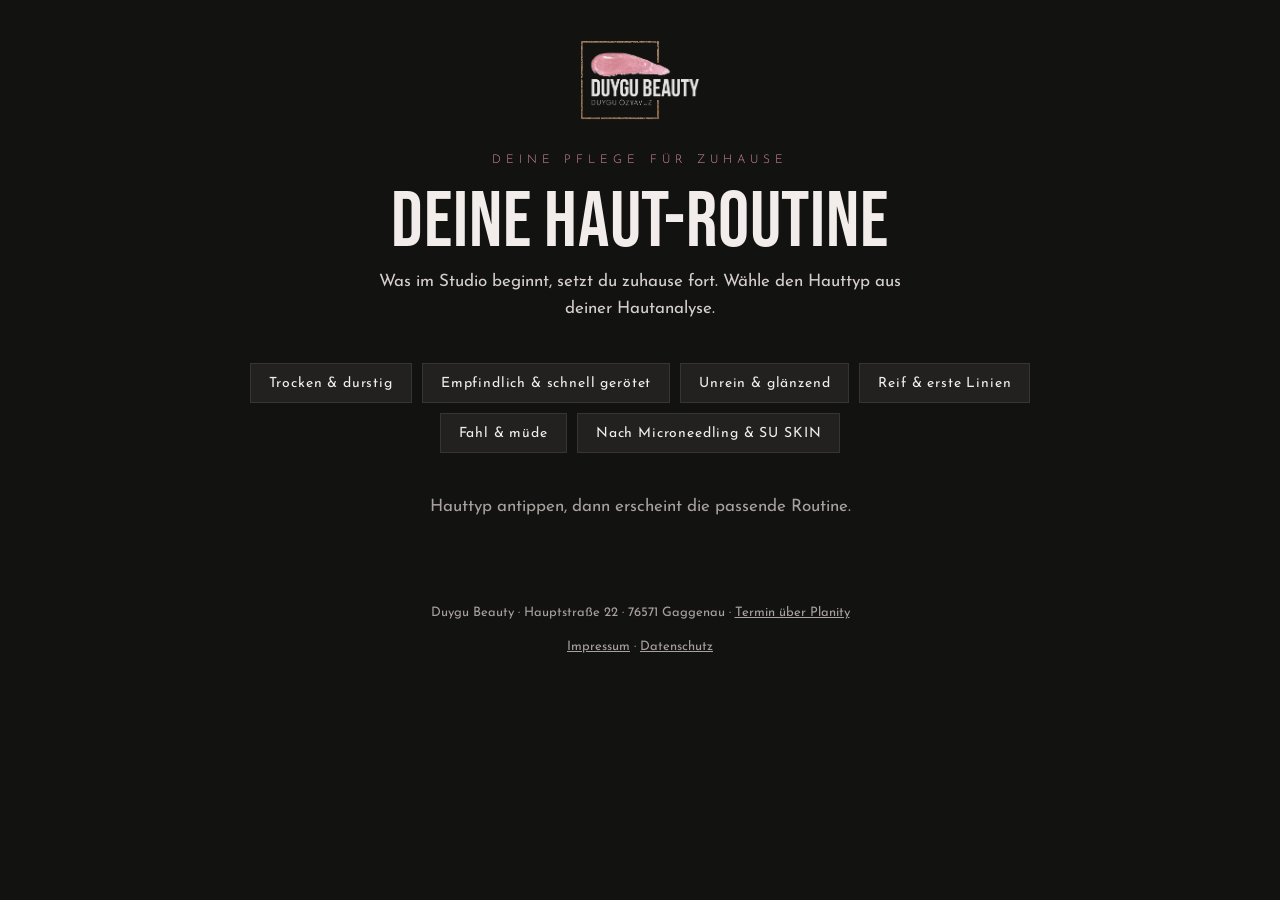
<file: pflege/index.html>
<!doctype html>
<html lang="de">
<head>
<meta charset="utf-8">
<meta name="viewport" content="width=device-width, initial-scale=1">
<meta name="robots" content="noindex">
<title>Deine Pflege · Duygu Beauty</title>
<meta name="description" content="Deine persönliche Heimpflege-Empfehlung von Duygu Beauty, Gaggenau.">
<style>
@font-face{font-family:'Bebas Neue';font-weight:400;font-display:swap;src:url(../studio/fonts/bebas-neue-latin-400-normal.woff2) format('woff2')}
@font-face{font-family:'Josefin Sans';font-weight:300;font-display:swap;src:url(../studio/fonts/josefin-sans-latin-300-normal.woff2) format('woff2')}
@font-face{font-family:'Josefin Sans';font-weight:400;font-display:swap;src:url(../studio/fonts/josefin-sans-latin-400-normal.woff2) format('woff2')}
@font-face{font-family:'Josefin Sans';font-weight:600;font-display:swap;src:url(../studio/fonts/josefin-sans-latin-600-normal.woff2) format('woff2')}
:root{--bg:#121211;--bg-2:#1A1918;--bg-3:#232120;--line:rgba(255,255,255,.09);--text:#F2EDEB;--muted:#A8A19E;--pink:#D88FA0;--ease:cubic-bezier(.2,.7,.1,1)}
*{box-sizing:border-box}
html{background:var(--bg)}
body{margin:0;background:var(--bg);color:var(--text);font-family:"Josefin Sans",system-ui,sans-serif;font-size:17px;line-height:1.6}
.wrap{max-width:820px;margin:0 auto;padding:0 16px}
header{padding:40px 0 10px;text-align:center}
header img{width:120px;height:auto}
.eb{font-weight:300;font-size:12px;letter-spacing:.42em;text-transform:uppercase;color:var(--pink);margin:0}
h1,h2,h3{font-family:"Bebas Neue",Impact,sans-serif;font-weight:400;line-height:.95;margin:0;letter-spacing:.01em;text-transform:uppercase}
h1{font-size:clamp(46px,9vw,78px);margin:16px 0 8px}
.lead{color:#d6cfcc;max-width:560px;margin:0 auto}
.chips{display:flex;flex-wrap:wrap;gap:10px;justify-content:center;margin:30px 0 10px}
.chip{font:400 14px/1 "Josefin Sans",sans-serif;letter-spacing:.06em;padding:13px 18px 11px;border:1px solid var(--line);background:var(--bg-3);color:var(--text);cursor:pointer;transition:border-color .3s,background .3s}
.chip[aria-pressed="true"]{border-color:var(--pink);background:rgba(216,143,160,.16)}
.card{margin:26px 0 20px;background:var(--bg-2);border:1px solid var(--line);padding:clamp(24px,5vw,46px);animation:in .6s var(--ease)}
@keyframes in{from{opacity:0;transform:translateY(14px)}to{opacity:1;transform:none}}
.card h2{font-size:clamp(38px,7vw,58px);margin:10px 0 10px}
.card .intro{color:#d6cfcc;margin:0 0 26px}
.block{border-top:1px solid var(--line);padding:20px 0 6px}
.block h3{font-size:26px;color:var(--pink);margin-bottom:12px}
.step{display:grid;grid-template-columns:28px 1fr auto;gap:4px 12px;align-items:baseline;margin:0 0 14px}
.step .n{font-family:"Bebas Neue",Impact,sans-serif;font-size:22px;color:var(--muted)}
.step b{font-weight:600}
.step small{grid-column:2/4;color:var(--muted);font-size:15px;line-height:1.45}
.step .p{color:var(--pink);font-weight:600;white-space:nowrap}
.tip{background:var(--bg-3);border-left:2px solid var(--pink);padding:16px 18px;margin:18px 0 0;font-size:16px}
.studio{margin-top:22px;font-size:16px;color:#d6cfcc}
.studio b{color:var(--text)}
.actions{display:flex;flex-wrap:wrap;gap:12px;margin:26px 0 0}
.btn{display:inline-flex;align-items:center;gap:10px;font:600 13px/1 "Josefin Sans",sans-serif;letter-spacing:.2em;text-transform:uppercase;padding:16px 24px 13px;border:1px solid var(--pink);background:var(--pink);color:var(--bg);text-decoration:none;cursor:pointer}
.btn.ghost{background:transparent;color:var(--pink)}
.fine{color:var(--muted);font-size:13px;margin:16px 0 0}
.empty{text-align:center;color:var(--muted);margin:40px 0}
footer{text-align:center;color:var(--muted);font-size:13px;padding:30px 0 50px}
footer a{color:var(--muted)}
.cust .chips,.cust .studio-only{display:none}
.studio-only{display:block}
@media (max-width:520px){.step{grid-template-columns:24px 1fr}.step .p{grid-column:2}}
@media print{
  @page{size:A4;margin:12mm}
  html,body{background:#fff;color:#1a1918;font-size:12pt}
  header img{filter:invert(1) brightness(.2)}
  .chips,.actions,.studio-only,footer .nop{display:none!important}
  .card{border:1px solid #ddd;background:#fff;animation:none;margin:10px 0;padding:18px 22px}
  .card .intro,.studio,.lead{color:#333}
  .step small,.fine,.step .n{color:#666}
  .block{border-color:#ddd}
  .tip{background:#f6f0ef}
  .eb,.step .p,.block h3{color:#9E5568}
}
</style>
</head>
<body>
<div class="wrap">
  <header>
    <img src="../studio/img/logo-dark.png" alt="Duygu Beauty" width="1004" height="668">
    <p class="eb" style="margin-top:22px">Deine Pflege für zuhause</p>
    <h1 id="title">Deine Haut-Routine</h1>
    <p class="lead" id="lead">Was im Studio beginnt, setzt du zuhause fort. Wähle den Hauttyp aus deiner Hautanalyse.</p>
  </header>

  <div class="chips" id="chips" role="group" aria-label="Hauttyp wählen"></div>
  <div id="out"><p class="empty">Hauttyp antippen, dann erscheint die passende Routine.</p></div>

  <footer>
    <p>Duygu Beauty · Hauptstraße 22 · 76571 Gaggenau · <a href="https://www.planity.com/de-DE/duygu-beauty-76571-gaggenau" target="_blank" rel="noopener">Termin über Planity</a></p>
    <p class="nop"><a href="../#impressum">Impressum</a> · <a href="../#datenschutz">Datenschutz</a></p>
  </footer>
</div>

<script>
var WA='4917621118978';
var T={
 trocken:{name:'Trocken & durstig',intro:'Deine Haut braucht vor allem Feuchtigkeit und eine Barriere, die sie hält. Sanft reinigen, nichts austrocknen.',
  morgen:[['Lait nettoyant douceur','29,50 €','Milde Reinigungsmilch, mit lauwarmem Wasser abnehmen.'],['Tonique hydratant','24,50 €','Auf ein Pad oder direkt in die Hände, sanft einklopfen.'],['Serum Hydravita','39,50 €','2–3 Tropfen auf die noch leicht feuchte Haut.'],['Crème hyaluronique','49,50 €','Feuchtigkeitscreme für Tag und Nacht.']],
  abend:[['Lait nettoyant douceur','29,50 €','Auch abends, um Make-up und Sonnenschutz zu lösen.'],['Serum Hydravita','39,50 €','Gleich wie morgens.'],['Crème hyaluronique','49,50 €','Ruhig etwas großzügiger auftragen.']],
  extra:'1× pro Woche eine Feuchtigkeitsmaske nach der Reinigung.',studio:'Glass Skin Aquafacial alle 4–6 Wochen.'},
 rot:{name:'Empfindlich & schnell gerötet',intro:'Deine Haut reagiert schnell auf Wärme, Reibung und zu viele Produkte. Weniger ist hier mehr: mild, beruhigend, konsequent.',
  morgen:[['Lait nettoyant douceur','29,50 €','Keine heißen Duschen ins Gesicht, nur lauwarm.'],['Tonique calmant','24,50 €','Beruhigendes Tonic, ohne Reiben einklopfen.'],['Anti Redness Fluid','56,00 €','Leichtes Fluid für ein ruhigeres Hautbild.'],['Crème couperose','39,00 €','Pflegt Haut, die zu sichtbaren Äderchen neigt.']],
  abend:[['Lait nettoyant douceur','29,50 €','Sanft, ohne Bürste oder Peeling-Pads.'],['Tonique calmant','24,50 €','Gleich wie morgens.'],['Anti Redness Cream','65,00 €','Reichhaltigere Pflege für die Nacht.']],
  extra:'Bei gespannter Haut: SOS masque douceur (25,00 €) 10 Minuten auflegen.',studio:'Signature Ritual oder Aquafacial mit beruhigendem Enzympeeling.'},
 unrein:{name:'Unrein & glänzend',intro:'Deine Haut produziert viel Talg und Poren verstopfen schnell. Gründlich reinigen, aber nicht austrocknen, sonst fettet sie noch mehr nach.',
  morgen:[['Gel nettoyant matifiant','26,50 €','Reinigungsgel, kurz einmassieren und abspülen.'],['Tonique matifiant','24,50 €','Klärt und mattiert.'],['Sérum Niacinamide','43,50 €','Für ein feineres Porenbild.'],['24h Fluide Lactique Mat','38,00 €','Leichte, mattierende Feuchtigkeit.']],
  abend:[['Gel nettoyant matifiant','26,50 €','Make-up vorher gründlich entfernen.'],['Sérum Niacinamide','43,50 €','Gleich wie morgens.'],['Crème Clarifiante','27,50 €','Klärende Pflege für die Nacht.']],
  extra:'Einzelne Pickel nicht ausdrücken: Stick Contrôle (12,50 €) gezielt auftupfen.',studio:'Aquafacial mit Säure-Peeling (PurePeel) oder SU SKIN als Kur.'},
 reif:{name:'Reif & erste Linien',intro:'Die Zellerneuerung wird langsamer und die Haut verliert Feuchtigkeit und Spannkraft. Jetzt zählen Wirkstoffe und täglicher Sonnenschutz.',
  morgen:[['Gel nettoyant anti-âge','26,50 €','Milde Reinigung.'],['Tonique anti-âge','24,50 €','Bereitet die Haut auf die Wirkstoffe vor.'],['Refine Serum','56,00 €','Verfeinert das Hautbild.'],['Crème solaire protectrice','42,00 €','Jeden Tag LSF, auch im Winter. Das ist dein bestes Anti-Aging.']],
  abend:[['Gel nettoyant anti-âge','26,50 €','Gleich wie morgens.'],['24h Retinol like Cream','69,00 €','Abends, langsam starten: erst jeden 2. Abend.'],['Retinoid like Eye Cream','65,00 €','Eine kleine Menge um die Augen klopfen.']],
  extra:'Wenn Retinol neu für dich ist: kurzes Kribbeln ist normal, Rötung nicht. Dann eine Pause machen und mir schreiben.',studio:'SU SKIN Bio-Microneedling als 4er-Kur oder Signature Ritual.'},
 fahl:{name:'Fahl & müde',intro:'Abgestorbene Hautschüppchen lassen die Haut grau wirken. Regelmäßig sanft peelen und mit Glow-Wirkstoffen nachlegen.',
  morgen:[['Lait nettoyant douceur','29,50 €','Milde Reinigung.'],['Ginger Glow Drops','60,00 €','2 Tropfen pur oder in die Creme gemischt.'],['Cream of the Year','65,00 €','Pflegt und gibt Frische.'],['Crème solaire protectrice','42,00 €','Schützt den Glow.']],
  abend:[['Lait nettoyant douceur','29,50 €','Gründlich, aber sanft.'],['Glow Essence Ampullen','35,50 €','1 Ampulle, mit den Händen einarbeiten.'],['Cream of the Year','65,00 €','Gleich wie morgens.']],
  extra:'1–2× pro Woche Peeling Enzymatique (29,50 €), nicht öfter.',studio:'Golden Needle Glow oder Aquafacial mit GlowPeel.'},
 needling:{name:'Nach Microneedling & SU SKIN',intro:'Deine Haut arbeitet jetzt bis zu 48 Stunden weiter. In dieser Zeit nur beruhigen, schützen und keine Wirkstoffe.',
  morgen:[['Post Kit ProRenew','25,00 €','Genau nach Anleitung aus dem Studio verwenden.'],['Protecting Sun Fluid','24,00 €','Hoher Sonnenschutz, Sonne meiden.']],
  abend:[['Post Kit ProRenew','25,00 €','Sanft auftragen, nicht reiben.']],
  extra:'48 Stunden: kein Make-up, keine Sauna, kein Sport, keine Säuren oder Retinol. Danach wieder deine normale Routine.',studio:'Nächste Sitzung deiner Kur in 4 Wochen.'}
};
var ORDER=['trocken','rot','unrein','reif','fahl','needling'];
var params=new URLSearchParams(location.search), chosen=params.get('typ');
var cust=!!chosen && params.get('studio')!=='1';
if(cust) document.body.classList.add('cust');
var chips=document.getElementById('chips'), out=document.getElementById('out');
ORDER.forEach(function(k){var b=document.createElement('button');b.className='chip';b.textContent=T[k].name;b.setAttribute('aria-pressed','false');b.onclick=function(){show(k,true)};b.dataset.k=k;chips.appendChild(b);});
function esc(s){return s.replace(/[&<>"]/g,function(c){return{'&':'&amp;','<':'&lt;','>':'&gt;','"':'&quot;'}[c]})}
function list(a){return a.map(function(s,i){return '<div class="step"><span class="n">'+(i+1)+'</span><b>'+esc(s[0])+'</b><span class="p">'+esc(s[1])+'</span><small>'+esc(s[2])+'</small></div>'}).join('')}
function show(k,push){
  var t=T[k]; if(!t) return;
  [].forEach.call(chips.children,function(b){b.setAttribute('aria-pressed',b.dataset.k===k?'true':'false')});
  var link=location.origin+location.pathname+'?typ='+k;
  var prods=t.morgen.concat(t.abend).map(function(s){return s[0]}).filter(function(v,i,a){return a.indexOf(v)===i}).join(', ');
  var res='https://wa.me/'+WA+'?text='+encodeURIComponent('Hallo Duygu, ich möchte gern Produkte aus meiner Pflege-Routine ('+t.name+') reservieren: '+prods);
  var share='https://wa.me/?text='+encodeURIComponent('Deine Pflege-Routine für zuhause von Duygu Beauty: '+link);
  out.innerHTML='<article class="card"><p class="eb">Dein Hauttyp</p><h2>'+esc(t.name)+'</h2><p class="intro">'+esc(t.intro)+'</p>'+
   '<div class="block"><h3>Morgens</h3>'+list(t.morgen)+'</div>'+
   '<div class="block"><h3>Abends</h3>'+list(t.abend)+'</div>'+
   '<p class="tip"><b>Extra:</b> '+esc(t.extra)+'</p>'+
   '<p class="studio"><b>Im Studio dazu:</b> '+esc(t.studio)+'</p>'+
   '<div class="actions">'+
     (cust?'<a class="btn" href="'+res+'" target="_blank" rel="noopener">Produkte reservieren</a>':'<a class="btn" href="'+share+'" target="_blank" rel="noopener">Per WhatsApp schicken</a>')+
     '<button class="btn ghost" onclick="window.print()">Drucken</button></div>'+
   '<p class="fine">Alle Produkte erhältlich im Studio. Preise Stand November 2026. Die Empfehlung ersetzt keine ärztliche Beratung.</p></article>';
  document.getElementById('title').textContent=cust?'Deine Haut-Routine':'Pflege-Empfehlung';
  if(cust) document.getElementById('lead').textContent='Deine persönliche Routine aus der Hautanalyse. Speicher dir diese Seite.';
  if(push && !cust) history.replaceState(null,'','?typ='+k+'&studio=1');
}
if(chosen) show(chosen,false);
</script>
</body>
</html>
</file>
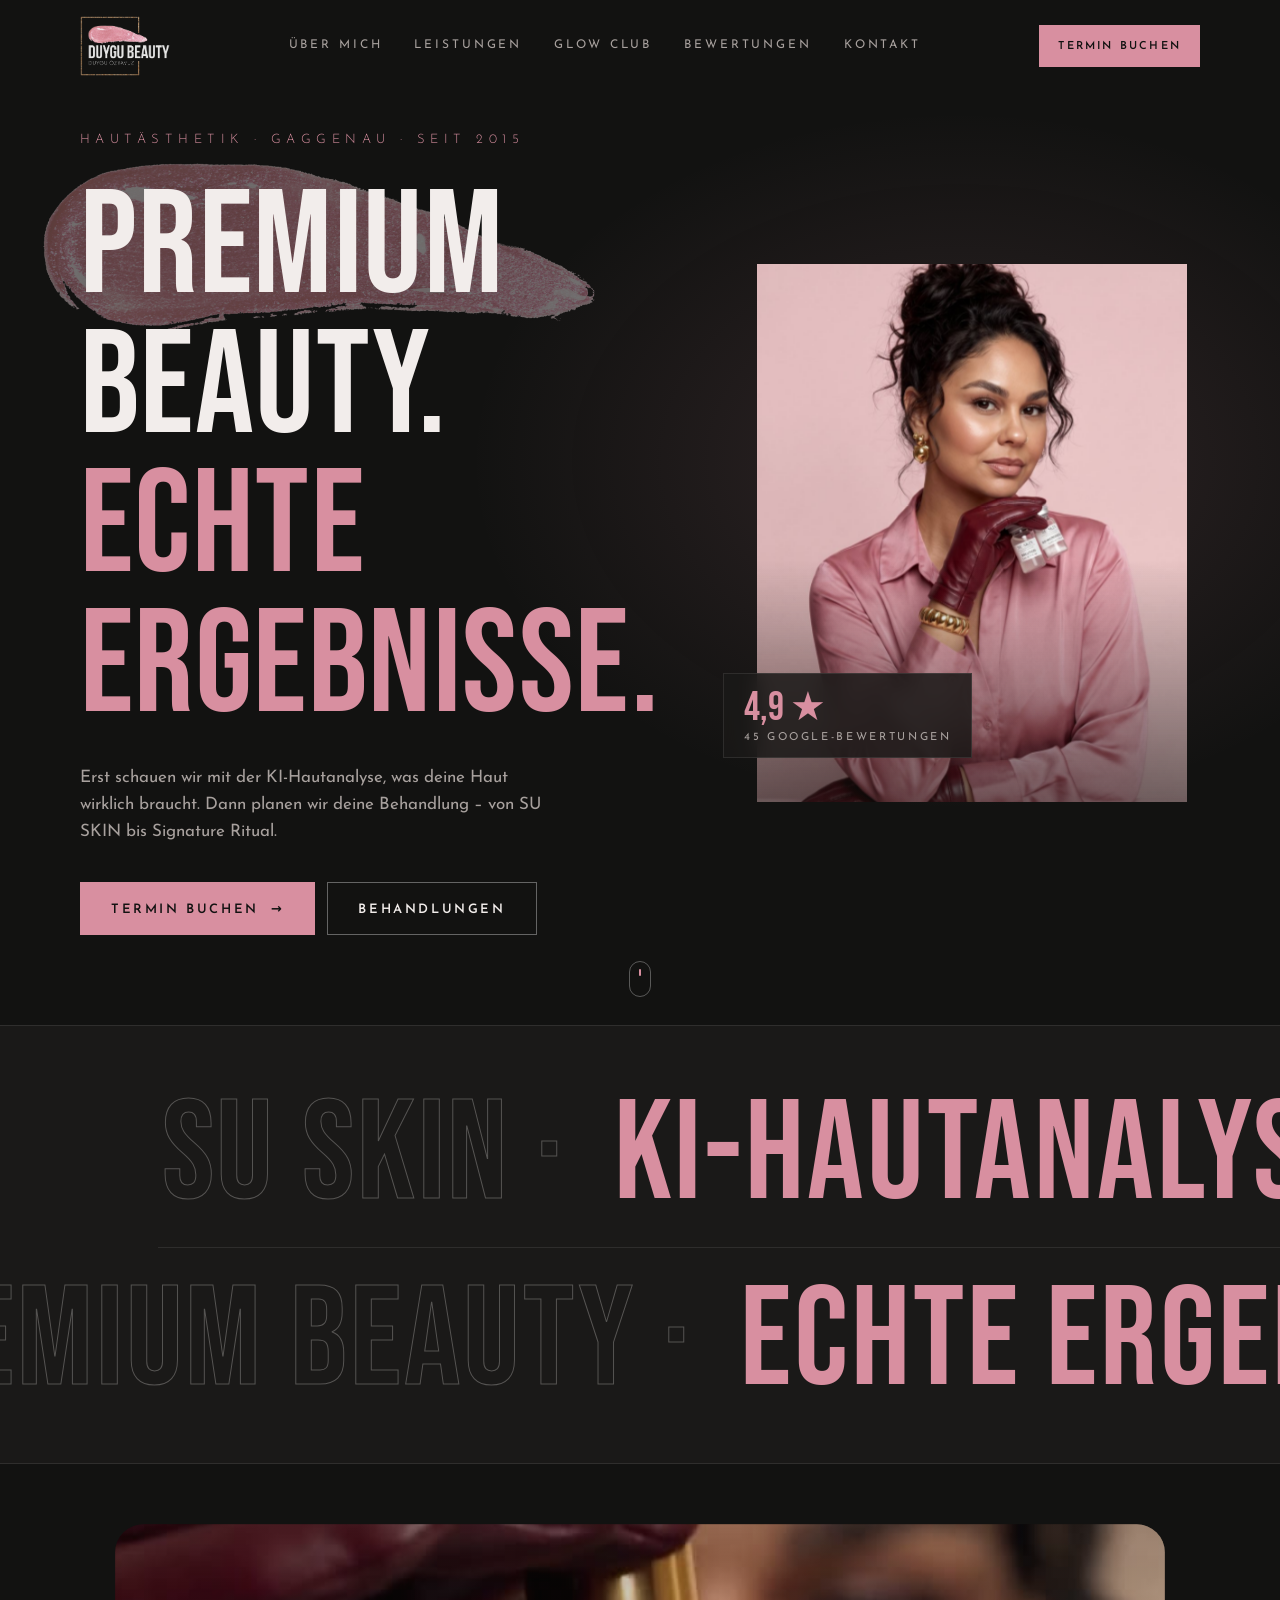
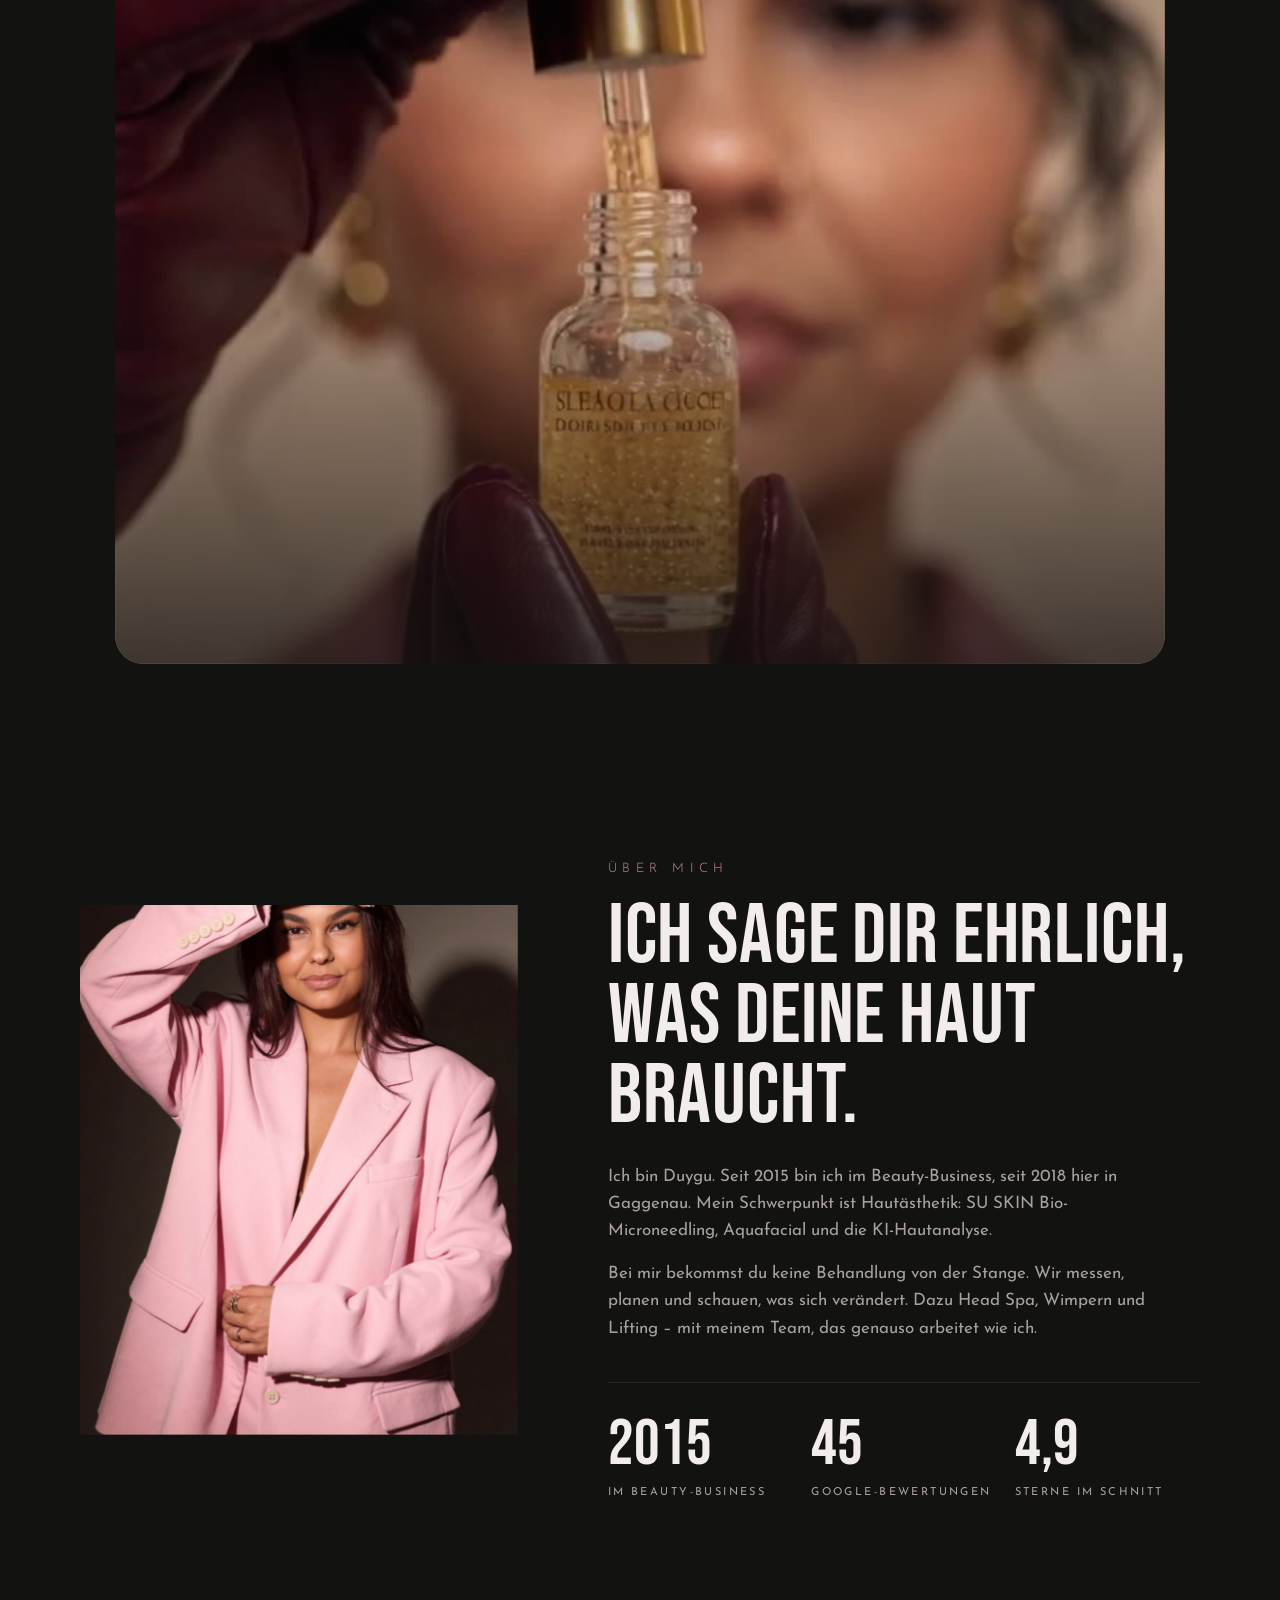
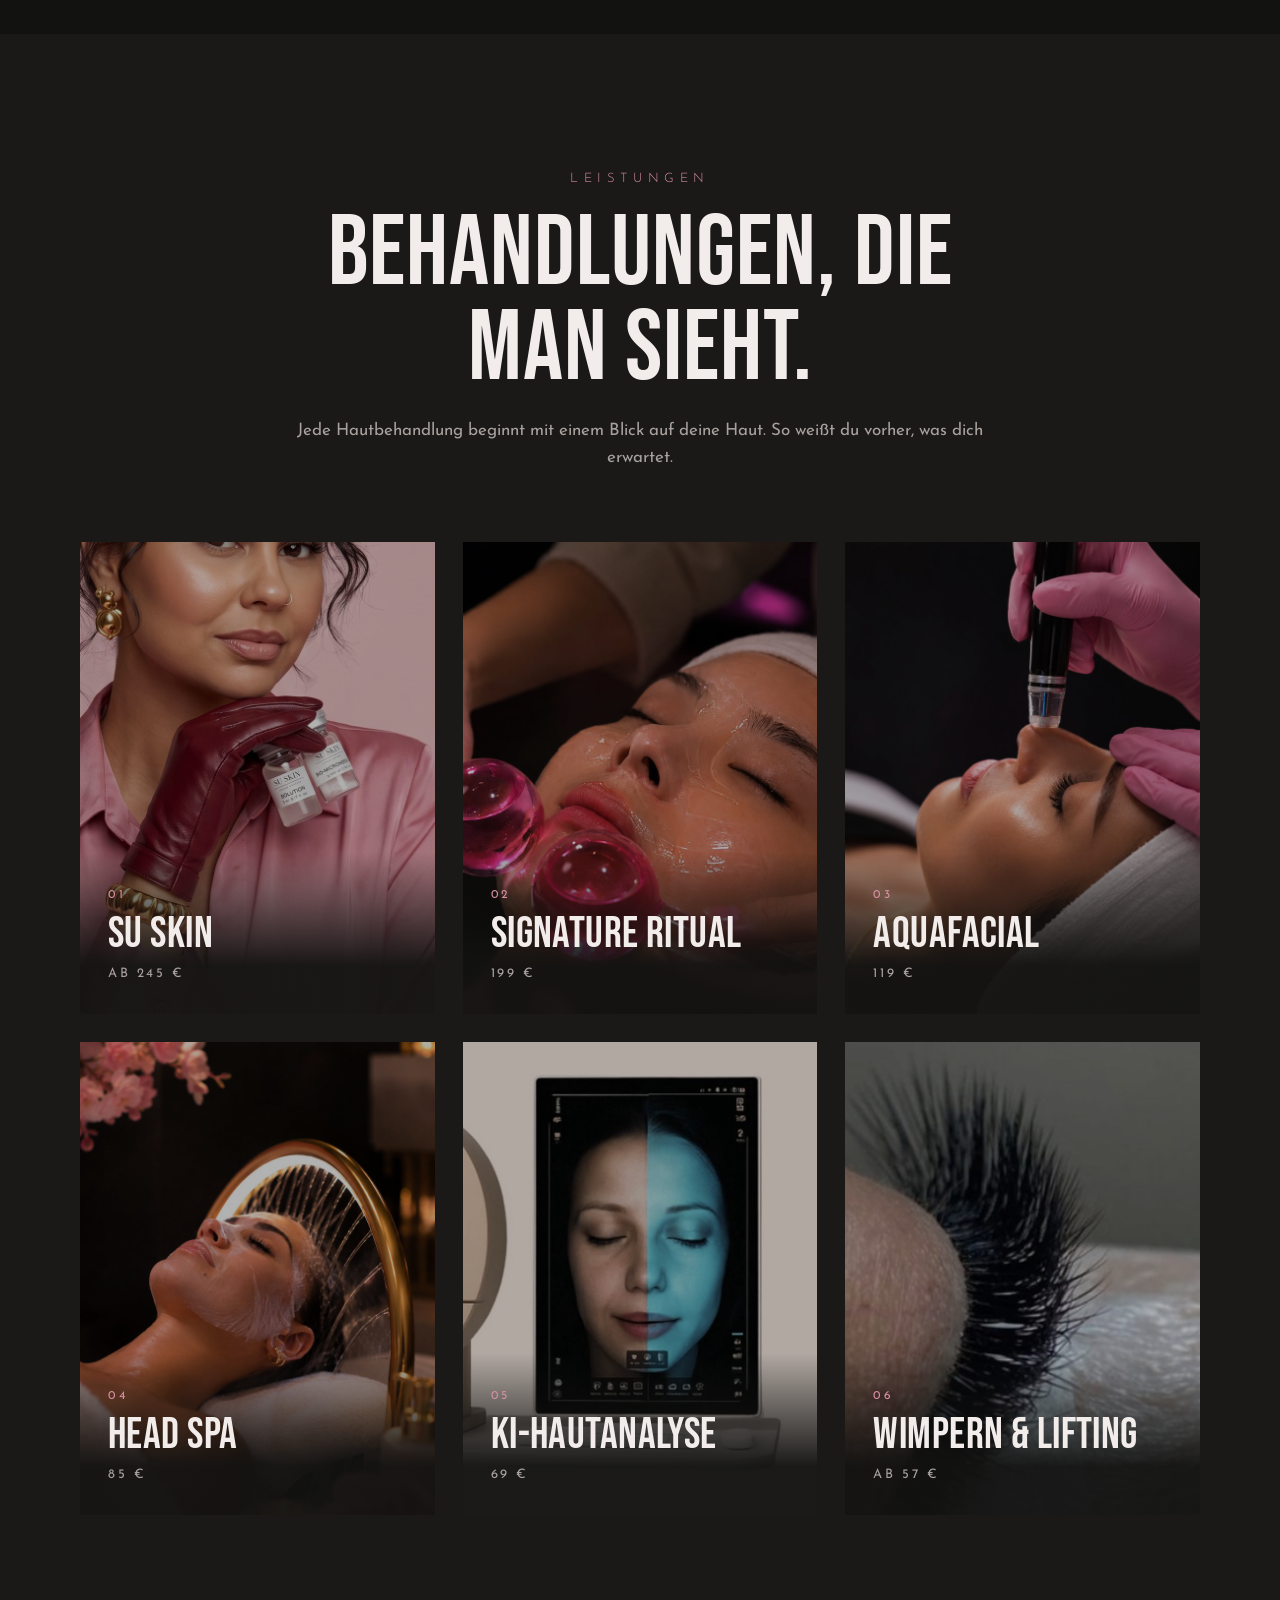
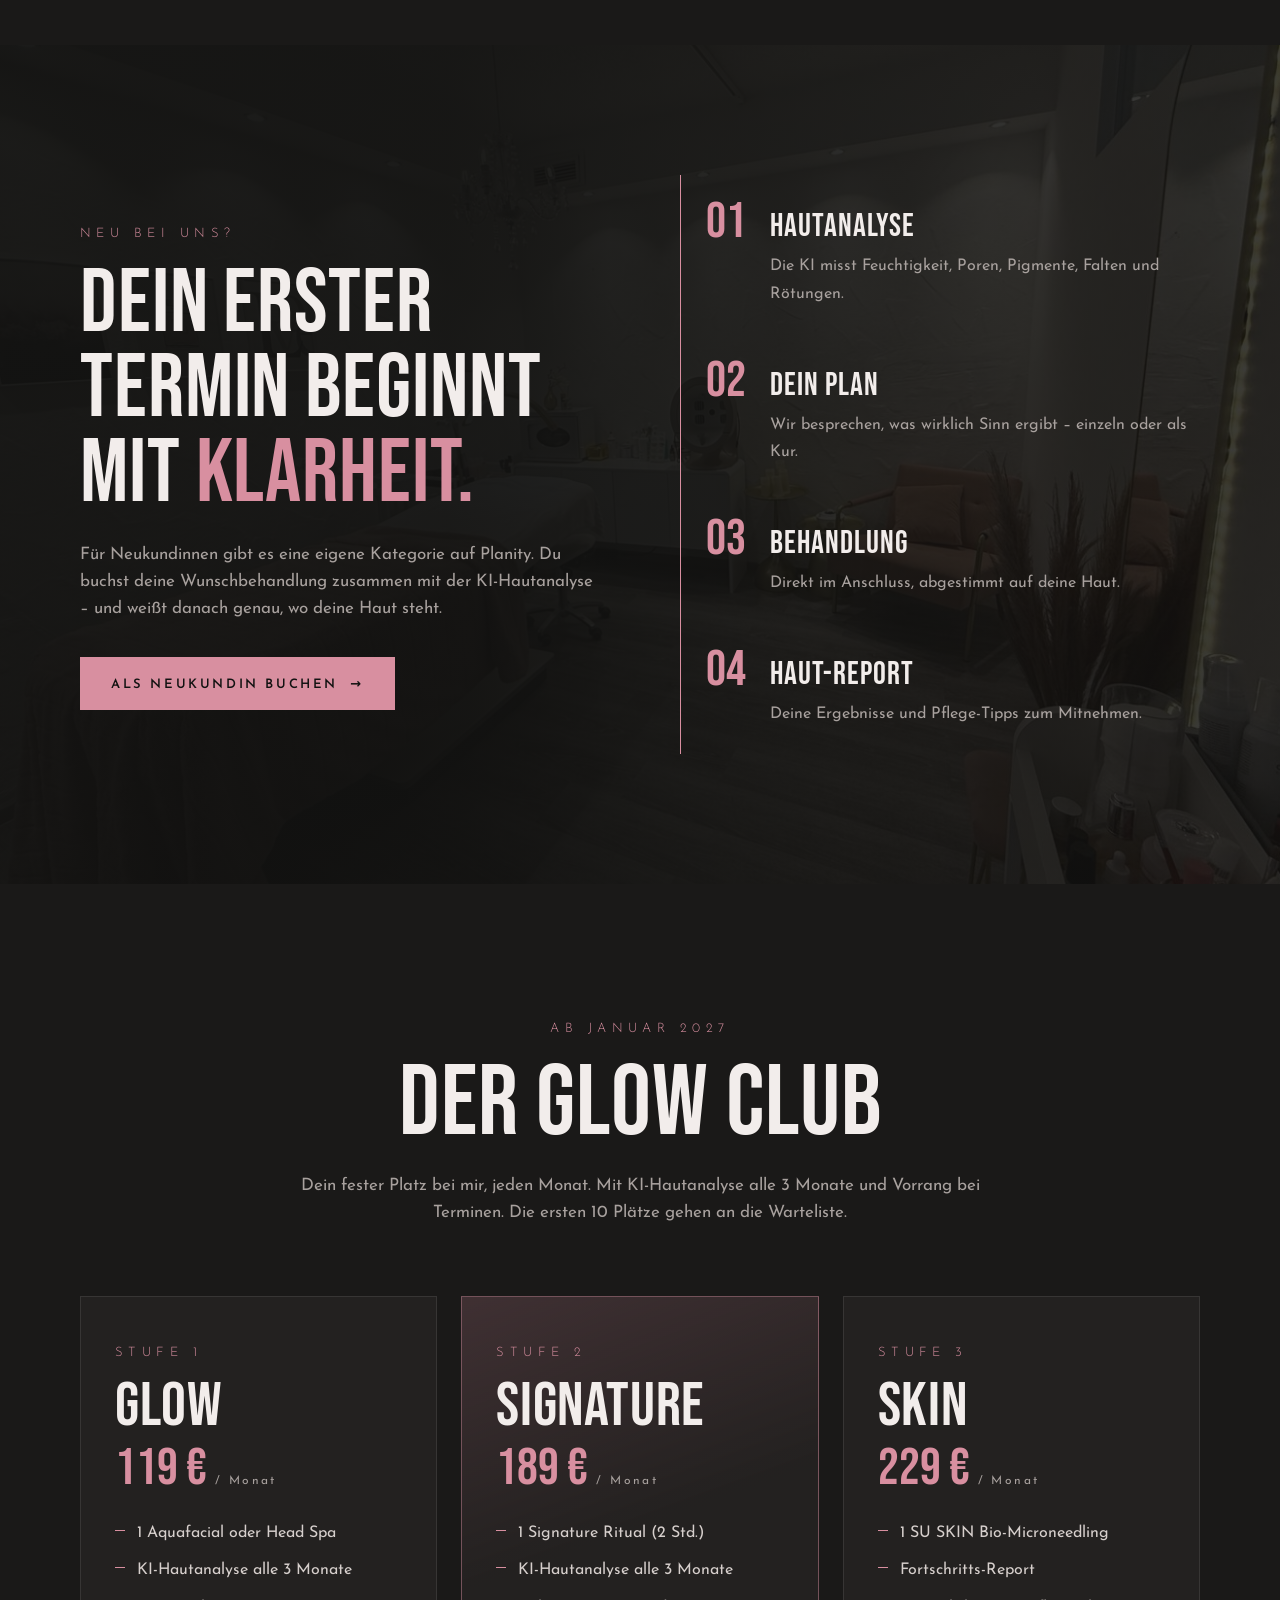
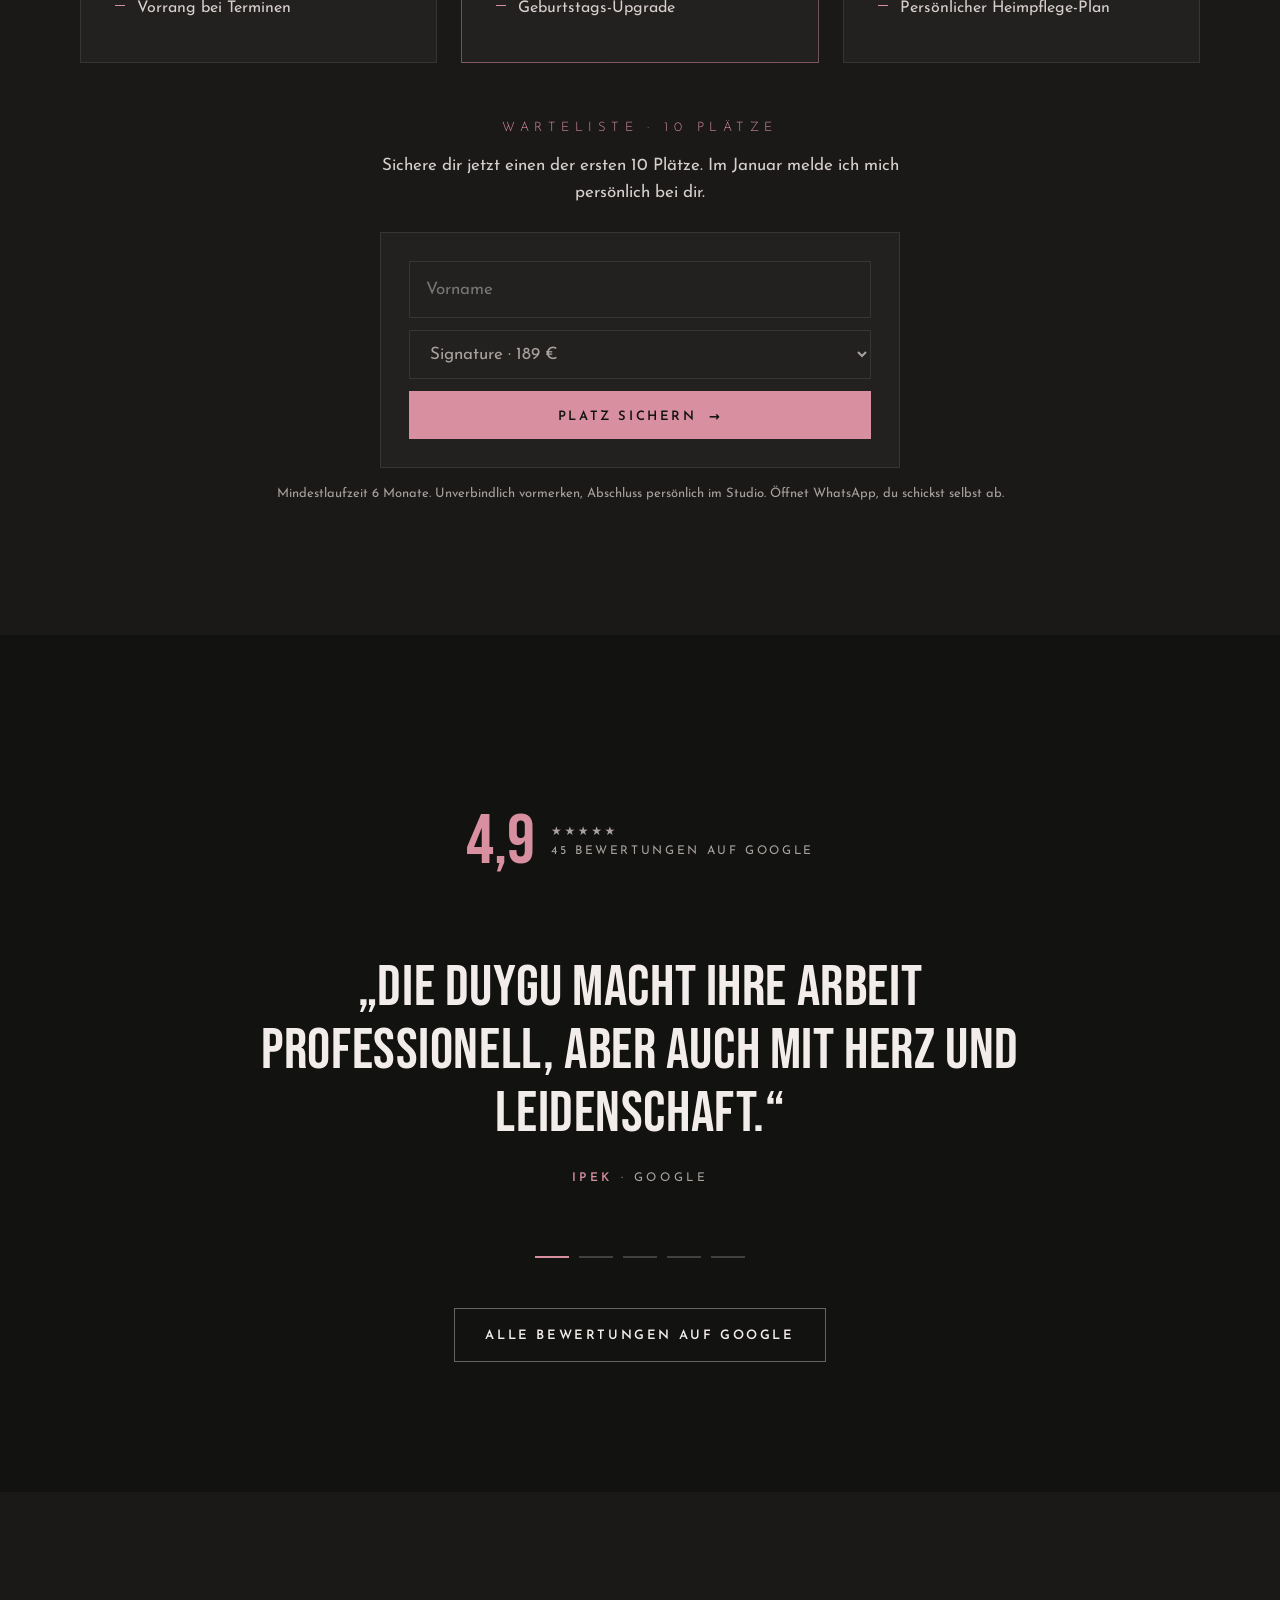
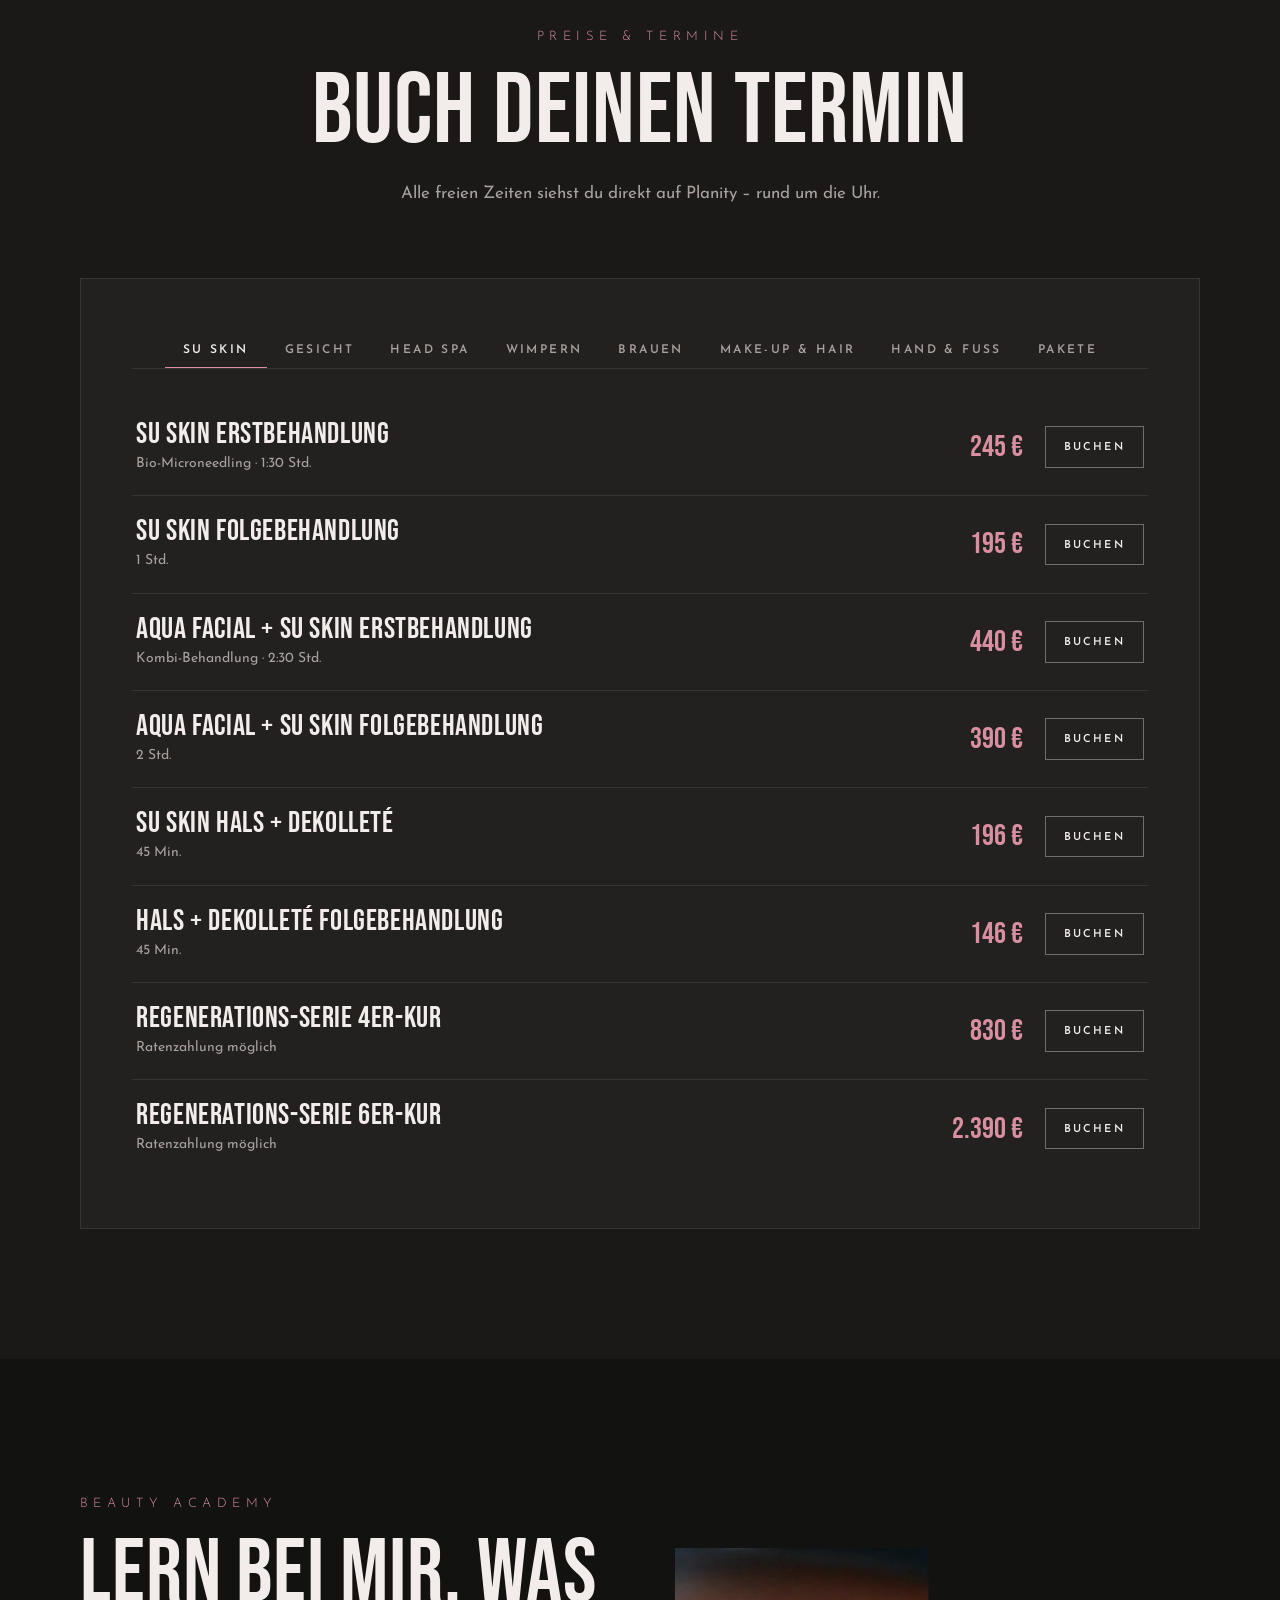
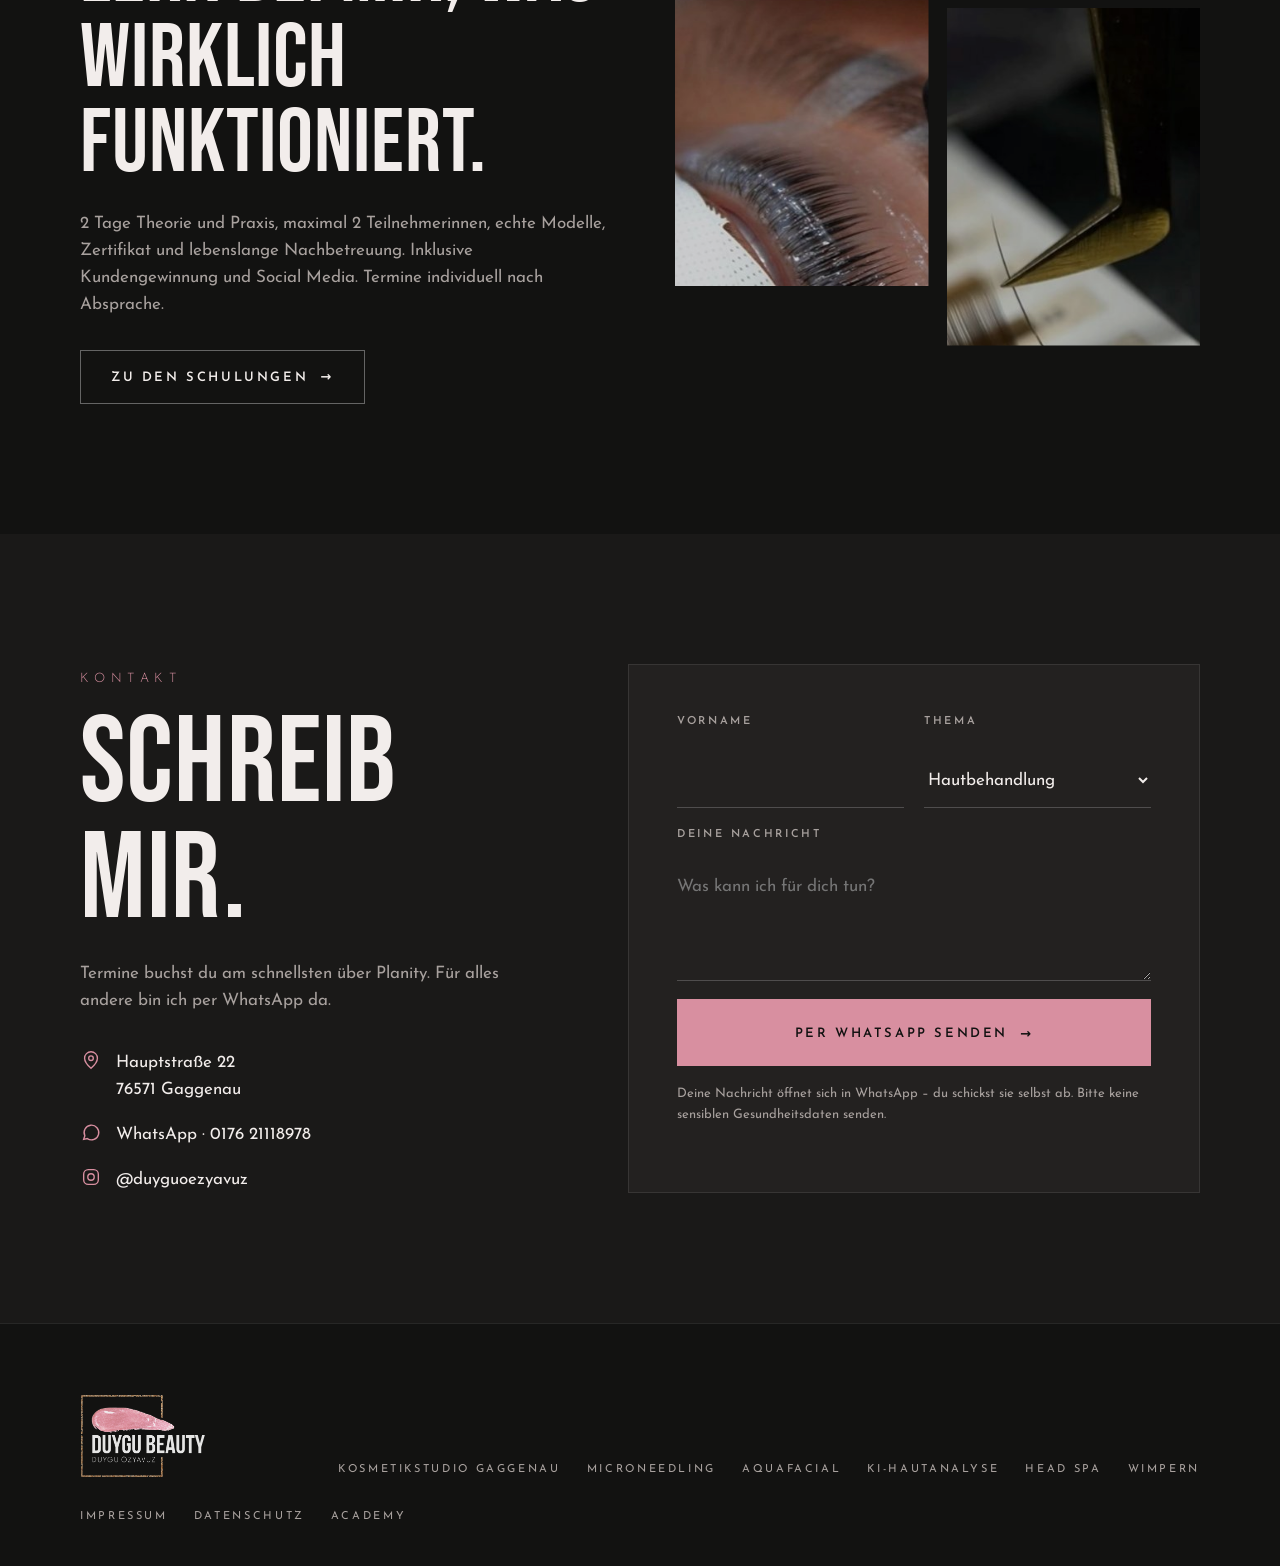
<file: studio/index.html>
<!doctype html>
<html lang="de">
<head>
<meta charset="utf-8">
<meta name="viewport" content="width=device-width, initial-scale=1, viewport-fit=cover">
<title>Duygu Beauty Gaggenau</title>
<meta name="description" content="Duygu Beauty in Gaggenau: SU SKIN Bio-Microneedling, Aquafacial, KI-Hautanalyse, Head Spa, Signature Ritual und Wimpern. Premium Beauty. Echte Ergebnisse.">
<meta name="theme-color" content="#121211">
<meta property="og:title" content="Duygu Beauty · Gaggenau">
<meta property="og:description" content="Premium Beauty. Echte Ergebnisse. Hautästhetik, Head Spa und Wimpern in Gaggenau.">
<meta property="og:image" content="img/logo.png">
<link rel="icon" href="data:image/svg+xml,<svg xmlns='http://www.w3.org/2000/svg' viewBox='0 0 100 100'><rect width='100' height='100' fill='%23121211'/><text x='50' y='72' font-family='Arial Black,Arial' font-weight='900' font-size='60' text-anchor='middle' fill='%23D88FA0'>DB</text></svg>">
<style>
@font-face{font-family:'Bebas Neue';font-style:normal;font-weight:400;font-display:swap;src:url(fonts/bebas-neue-latin-400-normal.woff2) format('woff2');unicode-range:U+0000-00FF,U+0131,U+0152-0153,U+02BB-02BC,U+02C6,U+02DA,U+02DC,U+0304,U+0308,U+0329,U+2000-206F,U+20AC,U+2122,U+2191,U+2193,U+2212,U+2215,U+FEFF,U+FFFD}
@font-face{font-family:'Bebas Neue';font-style:normal;font-weight:400;font-display:swap;src:url(fonts/bebas-neue-latin-ext-400-normal.woff2) format('woff2');unicode-range:U+0100-02BA,U+02BD-02C5,U+02C7-02CC,U+02CE-02D7,U+02DD-02FF,U+1E00-1E9F,U+2020,U+20A0-20AB,U+20AD-20C0,U+2113,U+2C60-2C7F,U+A720-A7FF}
@font-face{font-family:'Josefin Sans';font-style:normal;font-weight:300;font-display:swap;src:url(fonts/josefin-sans-latin-300-normal.woff2) format('woff2');unicode-range:U+0000-00FF,U+0131,U+0152-0153,U+02BB-02BC,U+02C6,U+02DA,U+02DC,U+0304,U+0308,U+0329,U+2000-206F,U+20AC,U+2122,U+2191,U+2193,U+2212,U+2215,U+FEFF,U+FFFD}
@font-face{font-family:'Josefin Sans';font-style:normal;font-weight:300;font-display:swap;src:url(fonts/josefin-sans-latin-ext-300-normal.woff2) format('woff2');unicode-range:U+0100-02BA,U+02BD-02C5,U+02C7-02CC,U+02CE-02D7,U+02DD-02FF,U+1E00-1E9F,U+2020,U+20A0-20AB,U+20AD-20C0,U+2113,U+2C60-2C7F,U+A720-A7FF}
@font-face{font-family:'Josefin Sans';font-style:normal;font-weight:400;font-display:swap;src:url(fonts/josefin-sans-latin-400-normal.woff2) format('woff2');unicode-range:U+0000-00FF,U+0131,U+0152-0153,U+02BB-02BC,U+02C6,U+02DA,U+02DC,U+0304,U+0308,U+0329,U+2000-206F,U+20AC,U+2122,U+2191,U+2193,U+2212,U+2215,U+FEFF,U+FFFD}
@font-face{font-family:'Josefin Sans';font-style:normal;font-weight:400;font-display:swap;src:url(fonts/josefin-sans-latin-ext-400-normal.woff2) format('woff2');unicode-range:U+0100-02BA,U+02BD-02C5,U+02C7-02CC,U+02CE-02D7,U+02DD-02FF,U+1E00-1E9F,U+2020,U+20A0-20AB,U+20AD-20C0,U+2113,U+2C60-2C7F,U+A720-A7FF}
@font-face{font-family:'Josefin Sans';font-style:normal;font-weight:600;font-display:swap;src:url(fonts/josefin-sans-latin-600-normal.woff2) format('woff2');unicode-range:U+0000-00FF,U+0131,U+0152-0153,U+02BB-02BC,U+02C6,U+02DA,U+02DC,U+0304,U+0308,U+0329,U+2000-206F,U+20AC,U+2122,U+2191,U+2193,U+2212,U+2215,U+FEFF,U+FFFD}
@font-face{font-family:'Josefin Sans';font-style:normal;font-weight:600;font-display:swap;src:url(fonts/josefin-sans-latin-ext-600-normal.woff2) format('woff2');unicode-range:U+0100-02BA,U+02BD-02C5,U+02C7-02CC,U+02CE-02D7,U+02DD-02FF,U+1E00-1E9F,U+2020,U+20A0-20AB,U+20AD-20C0,U+2113,U+2C60-2C7F,U+A720-A7FF}

:root{
  --bg:#121211; --bg-2:#1A1918; --bg-3:#232120; --line:rgba(255,255,255,.09);
  --text:#F2EDEB; --muted:#A8A19E; --pink:#D88FA0; --pink-l:#E8B0BE; --pink-d:#9E5568;
  --display:"Bebas Neue",Impact,"Arial Narrow Bold",sans-serif;
  --body:"Josefin Sans",system-ui,-apple-system,"Segoe UI",sans-serif;
  --ease:cubic-bezier(.16,1,.3,1);
  color-scheme:dark;
}
*{box-sizing:border-box}
html{scroll-behavior:smooth;background:var(--bg)}
body{margin:0;background:var(--bg);color:var(--text);font-family:var(--body);font-size:17px;line-height:1.6;overflow-x:hidden}
img{display:block;max-width:100%}
h1,h2,h3{font-family:var(--display);font-weight:400;line-height:.95;margin:0;letter-spacing:.01em;text-transform:uppercase}
p{margin:0}
a{color:inherit}
::selection{background:var(--pink);color:var(--bg)}
a:focus-visible,button:focus-visible,input:focus-visible,select:focus-visible,textarea:focus-visible{outline:2px solid var(--pink);outline-offset:3px}
.wrap{max-width:1160px;margin:0 auto;padding:0 max(20px,env(safe-area-inset-left,0px))}
.eyebrow{font-weight:300;font-size:13px;letter-spacing:.42em;text-transform:uppercase;color:var(--pink)}
.pink{color:var(--pink)}

/* buttons with sweep fill */
.btn{position:relative;overflow:hidden;isolation:isolate;display:inline-flex;align-items:center;justify-content:center;gap:12px;padding:17px 30px 14px;font-family:var(--body);font-weight:600;font-size:13px;letter-spacing:.2em;text-transform:uppercase;text-decoration:none;border:1px solid var(--pink);background:var(--pink);color:var(--bg);cursor:pointer;white-space:nowrap;transition:color .5s var(--ease)}
.btn::before{content:"";position:absolute;inset:0;background:var(--text);transform:translateX(-101%);transition:transform .6s var(--ease);z-index:-1}
.btn:hover::before{transform:none}
.btn .arr{transition:transform .5s var(--ease)}
.btn:hover .arr{transform:translateX(5px)}
.btn.ghost{background:transparent;color:var(--text);border-color:rgba(255,255,255,.35)}
.btn.ghost::before{background:var(--pink)}
.btn.ghost:hover{color:var(--bg);border-color:var(--pink)}
.btn.sm{padding:12px 18px 10px;font-size:11px}

/* scroll progress */
.progress{position:fixed;left:0;top:0;height:2px;width:100%;background:var(--pink);transform-origin:0 50%;transform:scaleX(0);z-index:90}

/* custom cursor */
.cur,.cur-ring{position:fixed;left:0;top:0;pointer-events:none;z-index:95;border-radius:50%;transform:translate(-50%,-50%);opacity:0;transition:opacity .4s}
body.moved .cur,body.moved .cur-ring{opacity:1}
.cur{width:6px;height:6px;background:var(--pink)}
.cur-ring{width:34px;height:34px;border:1px solid rgba(216,143,160,.6);transition:width .35s var(--ease),height .35s var(--ease),background .35s}
.cur-ring.big{width:70px;height:70px;background:rgba(216,143,160,.12)}
@media (hover:none),(pointer:coarse){.cur,.cur-ring{display:none}}

/* ---------- Nav ---------- */
.nav{position:fixed;inset:0 0 auto 0;z-index:50;padding:16px 0;transition:background .5s,padding .5s,transform .5s var(--ease)}
.nav.scrolled{background:rgba(18,18,17,.82);backdrop-filter:blur(14px);-webkit-backdrop-filter:blur(14px);padding:8px 0;border-bottom:1px solid var(--line)}
.nav.hide{transform:translateY(-110%)}
.nav .wrap{display:flex;align-items:center;justify-content:space-between;gap:16px}
.nav .logo img{height:60px;width:auto;transition:height .5s}
.nav.scrolled .logo img{height:46px}
.links{display:flex;gap:32px;font-size:12px;letter-spacing:.24em;text-transform:uppercase}
.links a{text-decoration:none;color:var(--muted);transition:color .3s}
.links a:hover{color:var(--text)}
@media (max-width:900px){.links{display:none}.nav .logo img{height:48px}}

/* ---------- Hero ---------- */
.hero{position:relative;min-height:100svh;display:flex;align-items:center;padding:130px 0 90px;overflow:hidden;background:radial-gradient(700px 500px at 75% 45%,rgba(216,143,160,.14),transparent 70%),var(--bg)}
.hero .wrap{display:grid;grid-template-columns:1.15fr .85fr;gap:48px;align-items:center}
.hero .copy{position:relative;z-index:2}
.swatch{position:absolute;left:-40px;top:30px;width:min(600px,92%);height:auto;z-index:-1;opacity:0;filter:blur(18px);transform:scale(.92) rotate(-4deg);animation:swatchIn 1.8s .2s var(--ease) forwards;will-change:transform}
@keyframes swatchIn{to{opacity:.42;filter:blur(0);transform:none}}
.hero .eyebrow{display:block;margin-bottom:28px}
.hero h1{font-size:clamp(66px,11.5vw,150px)}
.w{display:inline-block;opacity:0;filter:blur(14px);transform:translateY(.25em);animation:wIn 1.2s var(--ease) forwards;animation-delay:calc(.15s + var(--i) * .12s)}
@keyframes wIn{to{opacity:1;filter:blur(0);transform:none}}
.hero h1 .l2{color:var(--pink)}
.hero .lead{max-width:470px;margin:26px 0 36px;color:var(--muted)}
.hero .fx{opacity:0;animation:wIn 1.2s var(--ease) forwards}
.hero .fx.a{animation-delay:.9s}.hero .fx.b{animation-delay:1.05s}.hero .fx.e{animation-delay:.05s}
.hero .ctas{display:flex;gap:12px;flex-wrap:wrap}
.photo{position:relative;justify-self:center;width:min(430px,100%);aspect-ratio:4/5;will-change:transform}
.photo .img{position:absolute;inset:0;overflow:hidden;clip-path:inset(0 100% 0 0);animation:wipe 1.6s .3s var(--ease) forwards}
@keyframes wipe{to{clip-path:inset(0 0 0 0)}}
.photo .img img{width:100%;height:100%;object-fit:cover;object-position:center 20%;transform:scale(1.25);animation:zoomOut 2.6s .3s var(--ease) forwards;filter:saturate(.9)}
@keyframes zoomOut{to{transform:scale(1.05)}}
.photo .img::after{content:"";position:absolute;inset:0;background:linear-gradient(180deg,transparent 55%,rgba(18,18,17,.55))}
.rating{position:absolute;left:-34px;bottom:44px;background:rgba(26,25,24,.85);backdrop-filter:blur(10px);-webkit-backdrop-filter:blur(10px);border:1px solid var(--line);padding:14px 20px 10px;z-index:3;opacity:0;animation:wIn 1s 1.4s var(--ease) forwards,float 5s 2.4s ease-in-out infinite}
.rating b{font-family:var(--display);font-weight:400;font-size:40px;line-height:1;color:var(--pink)}
.rating span{display:block;font-size:11px;letter-spacing:.24em;text-transform:uppercase;color:var(--muted)}
@keyframes float{50%{transform:translateY(-8px)}}
.scroll-hint{position:absolute;left:50%;bottom:28px;transform:translateX(-50%);width:22px;height:36px;border:1px solid rgba(255,255,255,.3);border-radius:12px}
.scroll-hint::after{content:"";position:absolute;left:50%;top:7px;width:2px;height:7px;margin-left:-1px;background:var(--pink);border-radius:2px;animation:wheel 1.8s ease-in-out infinite}
@keyframes wheel{0%{opacity:0;transform:translateY(0)}30%{opacity:1}100%{opacity:0;transform:translateY(12px)}}
@media (max-width:900px){
  .hero{padding:110px 0 80px;min-height:auto}
  .hero .wrap{grid-template-columns:1fr;gap:56px}
  .photo{width:min(330px,84%)}
  .rating{left:-14px}
  .swatch{left:-16px;width:92%}
  .eyebrow{letter-spacing:.26em;font-size:12px}
  .scroll-hint{display:none}
}

/* ---------- Scroll-linked outline text ---------- */
.outline{overflow:hidden;padding:40px 0 30px;border-top:1px solid var(--line);border-bottom:1px solid var(--line);background:var(--bg-2)}
.outline .row{display:flex;width:max-content;white-space:pre;font-family:var(--display);font-size:clamp(70px,11vw,150px);line-height:1;letter-spacing:.02em;will-change:transform}
.outline .row span{color:transparent;-webkit-text-stroke:1px rgba(242,237,235,.28)}
.outline .row span.f{color:var(--pink);-webkit-text-stroke:0}
.outline .row.r2{margin-top:4px}

/* ---------- Sections ---------- */
section{position:relative}
.pad{padding:130px 0}
.alt{background:var(--bg-2)}
.head{max-width:720px;margin:0 auto 70px}
.head.center{text-align:center}
.head h2{font-size:clamp(54px,8vw,100px);margin-top:16px}
.head p{margin-top:20px;color:var(--muted)}
.rv{opacity:0;filter:blur(10px);transform:translateY(24px) scale(.98);transition:opacity 1.2s var(--ease),filter 1.2s var(--ease),transform 1.2s var(--ease)}
.rv.in{opacity:1;filter:blur(0);transform:none}
.d1{transition-delay:.1s}.d2{transition-delay:.2s}.d3{transition-delay:.3s}.d4{transition-delay:.4s}.d5{transition-delay:.5s}
.wipe{clip-path:inset(0 100% 0 0);transition:clip-path 1.4s var(--ease)}
.wipe.in{clip-path:inset(0 0 0 0)}

/* Film */
.film{background:var(--bg);padding:0}
.film-frame{position:relative;height:min(100svh,860px);overflow:hidden;--s:0;clip-path:inset(calc((1 - var(--s)) * 7%) calc((1 - var(--s)) * 9%) round calc((1 - var(--s)) * 28px))}
.film-frame video{position:absolute;inset:0;width:100%;height:100%;object-fit:cover;transform:scale(calc(1.18 - var(--s) * .18))}
.film-shade{position:absolute;inset:0;background:linear-gradient(180deg,rgba(18,18,17,.35),rgba(18,18,17,.05) 35%,rgba(18,18,17,.85))}
.film-copy{position:absolute;left:0;right:0;bottom:0;padding:0 max(20px,calc((100% - 1120px)/2)) clamp(40px,7vw,90px);opacity:var(--s);transform:translateY(calc((1 - var(--s)) * 40px))}
.film-copy h2{font-size:clamp(64px,11vw,160px);margin-top:14px}
.film-toggle{position:absolute;right:max(20px,calc((100% - 1120px)/2));bottom:clamp(40px,7vw,90px);width:48px;height:48px;border-radius:50%;border:1px solid rgba(255,255,255,.4);background:rgba(18,18,17,.4);backdrop-filter:blur(6px);-webkit-backdrop-filter:blur(6px);color:#fff;cursor:pointer;display:grid;place-items:center;opacity:var(--s)}
.film-toggle svg{width:18px;height:18px;fill:currentColor}
@media (max-width:900px){.film-frame{height:72svh}}

/* About */
.about .wrap{display:grid;grid-template-columns:.85fr 1.15fr;gap:90px;align-items:center}
.about .pic{position:relative;aspect-ratio:4/5;max-width:440px;overflow:hidden}
.about .pic img{width:100%;height:118%;object-fit:cover;will-change:transform}
.about h2{font-size:clamp(48px,6.6vw,84px);margin:16px 0 26px}
.about p{color:var(--muted);margin-bottom:16px;max-width:560px}
.stats{display:grid;grid-template-columns:repeat(3,1fr);gap:18px;margin-top:40px;padding-top:30px;border-top:1px solid var(--line)}
.stats b{display:block;font-family:var(--display);font-weight:400;font-size:clamp(46px,5vw,66px);line-height:1}
.stats span{font-size:11px;letter-spacing:.22em;text-transform:uppercase;color:var(--muted)}
@media (max-width:900px){.about .wrap{grid-template-columns:1fr;gap:56px}.about .pic{margin:0 auto;width:86%}}

/* Services: tilt cards with hover overlay */
.grid-s{display:grid;grid-template-columns:repeat(3,1fr);gap:28px}
.svc{position:relative;display:block;text-decoration:none;aspect-ratio:3/4;overflow:hidden;background:var(--bg-3);transform-style:preserve-3d;transition:transform .6s var(--ease)}
.svc .bg{position:absolute;inset:0;transition:transform 1.2s var(--ease),opacity .6s}
.svc .bg img{width:100%;height:100%;object-fit:cover;filter:brightness(.7)}
.svc .ic{position:absolute;right:26px;top:26px;width:46px;height:46px;stroke:var(--pink);fill:none;stroke-width:1.2;opacity:.9}
.svc .txt{position:absolute;left:0;right:0;bottom:0;padding:28px;background:linear-gradient(0deg,rgba(18,18,17,.95) 30%,transparent)}
.svc .num{font-size:12px;letter-spacing:.3em;color:var(--pink)}
.svc h3{font-size:44px;margin:6px 0 4px}
.svc .price{font-size:13px;letter-spacing:.2em;text-transform:uppercase;color:var(--muted)}
.svc .more{display:grid;grid-template-rows:0fr;transition:grid-template-rows .6s var(--ease)}
.svc .more>div{overflow:hidden}
.svc .more p{color:#d6cfcc;font-size:15px;padding-top:10px}
.svc .more em{display:inline-block;margin-top:12px;font-style:normal;font-size:12px;letter-spacing:.24em;text-transform:uppercase;color:var(--pink)}
.svc:hover .more,.svc:focus-visible .more{grid-template-rows:1fr}
.svc:hover .bg{transform:scale(1.08)}
.g1{background:radial-gradient(circle at 70% 25%,rgba(216,143,160,.45),transparent 60%),var(--bg-3)}
.g2{background:radial-gradient(circle at 30% 30%,rgba(216,143,160,.25),transparent 55%),#0d0d0c}
.g3{background:radial-gradient(circle at 60% 30%,rgba(232,176,190,.35),transparent 60%),var(--bg-3)}
.g4{background:radial-gradient(circle at 40% 20%,rgba(158,85,104,.55),transparent 60%),var(--bg-3)}
.g5{background:radial-gradient(circle at 75% 35%,rgba(216,143,160,.3),transparent 60%),#1d1b1a}
@media (max-width:900px){.grid-s{grid-template-columns:1fr 1fr;gap:14px}.svc h3{font-size:30px}.svc .txt{padding:16px}.svc .ic{width:32px;height:32px;right:14px;top:14px}.svc .more{grid-template-rows:1fr}.svc .more p{display:none}}

/* New client */
.band{background:linear-gradient(90deg,rgba(18,18,17,.96) 35%,rgba(18,18,17,.82)),url(img/kabine.jpg) center/cover}
.band .wrap{display:grid;grid-template-columns:1fr 1fr;gap:80px;align-items:center}
.band h2{font-size:clamp(54px,7vw,92px);margin:16px 0 24px}
.band p{color:var(--muted)}
.band .btn{margin-top:34px}
.steps{display:grid;gap:0;counter-reset:s}
.step{position:relative;display:flex;gap:24px;align-items:flex-start;padding:26px 0 26px 26px}
.step::after{content:"";position:absolute;left:0;top:0;bottom:0;width:1px;background:var(--pink);transform:scaleY(0);transform-origin:top;transition:transform 1.2s var(--ease)}
.step.in::after{transform:none}
.step::before{counter-increment:s;content:"0" counter(s);font-family:var(--display);font-size:50px;line-height:.85;color:var(--pink)}
.step b{display:block;font-family:var(--display);font-weight:400;font-size:32px;letter-spacing:.03em}
.step span{font-size:16px;color:var(--muted)}
@media (max-width:900px){.band .wrap{grid-template-columns:1fr;gap:40px}}

/* Glow Club */
.tiers{display:grid;grid-template-columns:repeat(3,1fr);gap:24px}
.tier{position:relative;padding:46px 34px 40px;background:var(--bg-3);border:1px solid var(--line);transition:transform .6s var(--ease),border-color .6s}
.tier::before{content:"";position:absolute;left:0;top:0;height:2px;width:100%;background:var(--pink);transform:scaleX(0);transform-origin:left;transition:transform .8s var(--ease)}
.tier:hover{transform:translateY(-8px);border-color:rgba(216,143,160,.4)}
.tier:hover::before{transform:none}
.tier.feat{background:linear-gradient(160deg,rgba(216,143,160,.2),var(--bg-3) 60%);border-color:rgba(216,143,160,.45)}
.tier .eyebrow{display:block}
.tier h3{font-size:62px;margin:14px 0 6px}
.tier .amt{font-family:var(--display);font-size:52px;line-height:1;color:var(--pink)}
.tier .amt small{font-family:var(--body);font-size:12px;letter-spacing:.2em;color:var(--muted)}
.tier ul{list-style:none;padding:0;margin:26px 0 0;display:grid;gap:12px;font-size:16px;color:#d6cfcc}
.tier li{padding-left:22px;position:relative}
.tier li::before{content:"";position:absolute;left:0;top:.55em;width:10px;height:1px;background:var(--pink)}
.club .note{text-align:center;margin-top:50px;color:var(--muted)}
.club .note .btn{margin-top:0}
.wl-sub{margin:12px auto 26px;max-width:520px;color:#d6cfcc}
.wl{display:grid;gap:12px;max-width:520px;margin:0 auto 16px;padding:28px!important}
.wl input,.wl select{background:var(--bg-3);border:1px solid var(--line);color:inherit;font:inherit;padding:14px 16px;min-width:200px}
.wl select option{background:#121211}
.club .note small{display:block;font-size:13px}
@media (max-width:600px){.wl input,.wl select,.wl .btn{width:100%}}
@media (max-width:900px){.tiers{grid-template-columns:1fr;max-width:420px;margin:0 auto}}

/* Reviews: crossfade quote */
.quote{position:relative;max-width:860px;margin:0 auto;text-align:center;min-height:300px}
.q{position:absolute;inset:0;opacity:0;filter:blur(8px);transform:translateY(16px);transition:opacity 1s var(--ease),filter 1s var(--ease),transform 1s var(--ease);pointer-events:none}
.q.on{opacity:1;filter:blur(0);transform:none;pointer-events:auto}
.q p{font-family:var(--display);font-size:clamp(34px,4.8vw,58px);line-height:1.08;letter-spacing:.01em;text-transform:uppercase}
.q footer{margin-top:24px;font-size:12px;letter-spacing:.3em;text-transform:uppercase;color:var(--muted)}
.q footer b{color:var(--pink);font-weight:600}
.dots{display:flex;gap:10px;justify-content:center;margin-top:16px}
.dots button{width:34px;height:2px;border:0;padding:0;background:rgba(255,255,255,.2);cursor:pointer;position:relative;overflow:hidden}
.dots button.on::after{content:"";position:absolute;inset:0;background:var(--pink);transform-origin:left;animation:fill 6s linear forwards}
@keyframes fill{from{transform:scaleX(0)}to{transform:scaleX(1)}}
.score{display:flex;align-items:center;justify-content:center;gap:16px;margin-top:22px}
.score b{font-family:var(--display);font-weight:400;font-size:70px;line-height:.8;color:var(--pink)}
.score span{font-size:12px;letter-spacing:.22em;text-transform:uppercase;color:var(--muted);text-align:left}
.reviews .more{text-align:center;margin-top:50px}
@media (max-width:600px){.quote{min-height:330px}}

/* Booking */
.book .card{background:var(--bg-3);border:1px solid var(--line);padding:clamp(24px,4vw,56px)}
.tabs{display:flex;gap:0;flex-wrap:nowrap;overflow-x:auto;scrollbar-width:none;justify-content:safe center;margin-bottom:30px;border-bottom:1px solid var(--line)}
.tabs::-webkit-scrollbar{display:none}
.tabs button{flex:none;white-space:nowrap;position:relative;font-family:var(--body);font-weight:600;font-size:12px;letter-spacing:.2em;text-transform:uppercase;padding:14px 18px 12px;border:0;background:transparent;color:var(--muted);cursor:pointer;transition:color .3s}
.tabs button::after{content:"";position:absolute;left:0;right:0;bottom:-1px;height:2px;background:var(--pink);transform:scaleX(0);transition:transform .5s var(--ease)}
.tabs button[aria-selected="true"]{color:var(--text)}
.tabs button[aria-selected="true"]::after{transform:none}
.rows{display:none}
.rows.on{display:block}
.rows.on .row{animation:rowIn .8s var(--ease) both}
.rows.on .row:nth-child(2){animation-delay:.06s}.rows.on .row:nth-child(3){animation-delay:.12s}.rows.on .row:nth-child(4){animation-delay:.18s}.rows.on .row:nth-child(5){animation-delay:.24s}
@keyframes rowIn{from{opacity:0;transform:translateX(-16px)}to{opacity:1;transform:none}}
.row{display:grid;grid-template-columns:1fr auto auto;gap:22px;align-items:center;padding:20px 4px;border-bottom:1px solid var(--line)}
.row:last-child{border-bottom:0}
.row b{font-family:var(--display);font-weight:400;font-size:30px;letter-spacing:.02em;display:block;line-height:1}
.row small{display:block;color:var(--muted);font-size:14px;margin-top:4px}
.row .p{font-family:var(--display);font-size:30px;text-align:right;white-space:nowrap;color:var(--pink)}
@media (max-width:600px){.row{grid-template-columns:1fr auto;gap:14px;padding:16px 2px}.row .btn{display:none}.row b{font-size:24px}.row .p{font-size:24px}
  .tabs{-webkit-mask:linear-gradient(90deg,transparent,#000 18px,#000 calc(100% - 28px),transparent);mask:linear-gradient(90deg,transparent,#000 18px,#000 calc(100% - 28px),transparent)}}
.card-cta{text-align:center;margin-top:30px}
@media (min-width:601px){.card-cta{display:none}}

/* Academy */
.acad .wrap{display:grid;grid-template-columns:1fr 1fr;gap:70px;align-items:center}
.acad h2{font-size:clamp(52px,7vw,92px);margin:16px 0 22px}
.acad p{color:var(--muted);margin-bottom:32px}
.acad .duo{display:grid;grid-template-columns:1fr 1fr;gap:18px}
.acad .duo .wipe{overflow:hidden}
.acad .duo img{aspect-ratio:3/4;object-fit:cover;width:100%;filter:brightness(.85)}
.acad .duo .wipe:last-child{margin-top:60px}
@media (max-width:900px){.acad .wrap{grid-template-columns:1fr}}

/* Contact */
.contact .wrap{display:grid;grid-template-columns:.9fr 1.1fr;gap:80px}
.contact h2{font-size:clamp(70px,9.5vw,130px);margin:16px 0 22px}
.contact .lead{color:var(--muted)}
.info{display:grid;gap:18px;margin-top:34px}
.info a{text-decoration:none;display:flex;gap:14px;align-items:flex-start;transition:color .3s}
.info a:hover{color:var(--pink)}
.info svg{width:22px;height:22px;flex:none;stroke:var(--pink);fill:none;stroke-width:1.5}
form{background:var(--bg-3);border:1px solid var(--line);padding:clamp(26px,4vw,48px);display:grid;gap:18px}
label{font-size:11px;letter-spacing:.24em;text-transform:uppercase;font-weight:600;color:var(--muted);display:grid;gap:8px}
input,select,textarea{font:inherit;font-size:17px;letter-spacing:0;text-transform:none;font-weight:400;padding:12px 0 10px;border:0;border-bottom:1px solid rgba(255,255,255,.2);background:transparent;color:var(--text);width:100%;border-radius:0;transition:border-color .3s}
select option{background:var(--bg-3)}
input:focus,select:focus,textarea:focus{outline:none;border-color:var(--pink)}
textarea{min-height:110px;resize:vertical}
.two{display:grid;grid-template-columns:1fr 1fr;gap:20px}
form small{color:var(--muted);font-size:13px}
@media (max-width:900px){.contact .wrap{grid-template-columns:1fr;gap:56px}.two{grid-template-columns:1fr}}

footer.site{border-top:1px solid var(--line);padding:70px 0 calc(40px + env(safe-area-inset-bottom,0px));background:var(--bg)}
footer.site .wrap{display:flex;justify-content:space-between;gap:30px;flex-wrap:wrap;align-items:flex-end}
footer.site img{height:84px;width:auto}
footer.site nav{display:flex;gap:26px;flex-wrap:wrap;font-size:11px;letter-spacing:.24em;text-transform:uppercase;color:var(--muted)}
footer.site a{text-decoration:none;transition:color .3s}
footer.site a:hover{color:var(--pink)}

.fab{position:fixed;right:16px;bottom:calc(16px + env(safe-area-inset-bottom,0px));z-index:60;transform:translateY(160%);transition:transform .6s var(--ease);box-shadow:0 18px 30px -12px rgba(0,0,0,.6)}
.fab.show{transform:none}
@media (min-width:901px){.fab{display:none}}

@media (prefers-reduced-motion:reduce){
  *,*::before,*::after{animation-duration:.01ms!important;animation-iteration-count:1!important;transition-duration:.01ms!important;animation-delay:0s!important}
  .rv,.w,.hero .fx,.rating{opacity:1;filter:none;transform:none}
  .wipe,.photo .img{clip-path:none}
  .swatch{opacity:.42;filter:none;transform:none}
  html{scroll-behavior:auto}
}
</style>
</head>
<body>
<div class="progress" id="progress" aria-hidden="true"></div>
<div class="cur" aria-hidden="true"></div><div class="cur-ring" aria-hidden="true"></div>

<header class="nav" id="nav">
  <div class="wrap">
    <a class="logo" href="#top" aria-label="Duygu Beauty – zum Seitenanfang"><img src="img/logo-dark.png" alt="Duygu Beauty – Duygu Özyavuz" width="1004" height="668"></a>
    <nav class="links" aria-label="Hauptmenü">
      <a href="#ueber">Über mich</a>
      <a href="#leistungen">Leistungen</a>
      <a href="#club">Glow Club</a>
      <a href="#bewertungen">Bewertungen</a>
      <a href="#kontakt">Kontakt</a>
    </nav>
    <a class="btn sm" href="https://www.planity.com/de-DE/duygu-beauty-76571-gaggenau" target="_blank" rel="noopener">Termin buchen</a>
  </div>
</header>

<main id="top">
<section class="hero">
  <div class="wrap">
    <div class="copy">
      <img class="swatch" id="swatch" src="img/swatch-dark.png" alt="" aria-hidden="true" width="900" height="280">
      <span class="eyebrow fx e">Hautästhetik · Gaggenau · seit 2015</span>
      <h1 aria-label="Premium Beauty. Echte Ergebnisse.">
        <span aria-hidden="true"><span class="w" style="--i:0">Premium</span><br><span class="w" style="--i:1">Beauty.</span><br><span class="l2"><span class="w" style="--i:2">Echte</span> <span class="w" style="--i:3">Ergebnisse.</span></span></span>
      </h1>
      <p class="lead fx a">Erst schauen wir mit der KI-Hautanalyse, was deine Haut wirklich braucht. Dann planen wir deine Behandlung – von SU SKIN bis Signature Ritual.</p>
      <div class="ctas fx b">
        <a class="btn" href="https://www.planity.com/de-DE/duygu-beauty-76571-gaggenau" target="_blank" rel="noopener">Termin buchen <span class="arr">→</span></a>
        <a class="btn ghost" href="#leistungen">Behandlungen</a>
      </div>
    </div>
    <div class="photo" id="photo">
      <div class="img"><img src="img/duygu-suskin.jpg" alt="Duygu Özyavuz mit SU SKIN Bio-Microneedling Ampullen" width="1000" height="1339"></div>
      <div class="rating"><b>4,9 ★</b><span>45 Google-Bewertungen</span></div>
    </div>
  </div>
  <div class="scroll-hint" aria-hidden="true"></div>
</section>

<div class="outline" aria-hidden="true">
  <div class="row" data-speed="-0.35"><span>SU SKIN · </span><span class="f">KI-Hautanalyse · </span><span>Aquafacial · </span><span>Head Spa · </span><span class="f">Signature Ritual · </span><span>Wimpern · </span><span>SU SKIN · </span><span class="f">KI-Hautanalyse · </span></div>
  <div class="row r2" data-speed="0.35"><span>Premium Beauty · </span><span class="f">Echte Ergebnisse · </span><span>Gaggenau · </span><span>Premium Beauty · </span><span class="f">Echte Ergebnisse · </span><span>Gaggenau · </span></div>
</div>

<section class="film" id="film" aria-label="Imagefilm">
  <div class="film-frame" id="filmFrame">
    <video id="filmVid" muted loop playsinline preload="metadata" poster="video/imagefilm-poster.jpg" aria-label="Imagefilm von Duygu Beauty"><source src="video/imagefilm.mp4" type="video/mp4"></video>
    <div class="film-shade"></div>
    <div class="film-copy">
      <span class="eyebrow">Duygu Beauty · Gaggenau</span>
      <h2>Ein Ort.<br><span class="pink">Nur für dich.</span></h2>
    </div>
    <button class="film-toggle" id="filmToggle" type="button" aria-label="Video pausieren"><svg viewBox="0 0 24 24" aria-hidden="true"><path id="filmIcon" d="M8 5h3v14H8zM13 5h3v14h-3z"/></svg></button>
  </div>
</section>

<section class="about pad" id="ueber">
  <div class="wrap">
    <div class="pic wipe"><img class="par" data-par="0.12" src="img/duygu-blazer.jpg" alt="Duygu Özyavuz" loading="lazy" width="1000" height="1333"></div>
    <div>
      <span class="eyebrow rv">Über mich</span>
      <h2 class="rv d1">Ich sage dir ehrlich, was deine Haut braucht.</h2>
      <p class="rv d2">Ich bin Duygu. Seit 2015 bin ich im Beauty-Business, seit 2018 hier in Gaggenau. Mein Schwerpunkt ist Hautästhetik: SU SKIN Bio-Microneedling, Aquafacial und die KI-Hautanalyse.</p>
      <p class="rv d3">Bei mir bekommst du keine Behandlung von der Stange. Wir messen, planen und schauen, was sich verändert. Dazu Head Spa, Wimpern und Lifting – mit meinem Team, das genauso arbeitet wie ich.</p>
      <div class="stats rv d4">
        <div><b data-count="2015">2015</b><span>im Beauty-Business</span></div>
        <div><b data-count="45">45</b><span>Google-Bewertungen</span></div>
        <div><b>4,9</b><span>Sterne im Schnitt</span></div>
      </div>
    </div>
  </div>
</section>

<section class="services pad alt" id="leistungen">
  <div class="wrap">
    <div class="head center">
      <span class="eyebrow rv">Leistungen</span>
      <h2 class="rv d1">Behandlungen, die man sieht.</h2>
      <p class="rv d2">Jede Hautbehandlung beginnt mit einem Blick auf deine Haut. So weißt du vorher, was dich erwartet.</p>
    </div>
    <div class="grid-s">
      <a class="svc rv tilt" href="#buchen" data-tab="suskin">
        <div class="bg"><img src="img/card-suskin.jpg" alt="" loading="lazy"></div>
        <div class="txt"><span class="num">01</span><h3>SU SKIN</h3><span class="price">ab 245 €</span><div class="more"><div><p>Bio-Microneedling mit natürlichen Spicules, die bis zu 48 Stunden weiterarbeiten.</p><em>Preise ansehen →</em></div></div></div>
      </a>
      <a class="svc rv d1 tilt" href="#buchen" data-tab="gesicht">
        <div class="bg"><img src="img/card-signature-v2.jpg" alt="" loading="lazy"></div>
        <div class="txt"><span class="num">02</span><h3>Signature Ritual</h3><span class="price">199 €</span><div class="more"><div><p>Zwei Stunden nur für dich: Tiefenreinigung, Wirkstoffe, Maske, Massage.</p><em>Preise ansehen →</em></div></div></div>
      </a>
      <a class="svc rv d2 tilt" href="#buchen" data-tab="gesicht">
        <div class="bg"><img src="img/card-aqua-v2.jpg" alt="" loading="lazy"></div>
        <div class="txt"><span class="num">03</span><h3>Aquafacial</h3><span class="price">119 €</span><div class="more"><div><p>Tiefenreinigung, sanftes Peeling und Feuchtigkeit für sofort klarere Haut.</p><em>Preise ansehen →</em></div></div></div>
      </a>
      <a class="svc rv tilt" href="#buchen" data-tab="spa">
        <div class="bg"><img src="img/card-headspa-v2.jpg" alt="" loading="lazy"></div>
        <div class="txt"><span class="num">04</span><h3>Head Spa</h3><span class="price">85 €</span><div class="more"><div><p>Kopfhautanalyse, Reinigung, Dampf und Massage. Abschalten ist garantiert.</p><em>Preise ansehen →</em></div></div></div>
      </a>
      <a class="svc rv d1 tilt" href="#buchen" data-tab="gesicht">
        <div class="bg"><img src="img/card-analyse-v2.jpg" alt="" loading="lazy"></div>
        <div class="txt"><span class="num">05</span><h3>KI-Hautanalyse</h3><span class="price">69 €</span><div class="more"><div><p>Feuchtigkeit, Poren, Pigmente, Falten, UV-Schäden – mit persönlichem Haut-Report.</p><em>Preise ansehen →</em></div></div></div>
      </a>
      <a class="svc rv d2 tilt" href="#buchen" data-tab="lash">
        <div class="bg"><img src="../lash1.jpg" alt="" loading="lazy"></div>
        <div class="txt"><span class="num">06</span><h3>Wimpern &amp; Lifting</h3><span class="price">ab 57 €</span><div class="more"><div><p>Wimpernverlängerung, Korean Lash Lifting und Browlifting.</p><em>Preise ansehen →</em></div></div></div>
      </a>
    </div>
  </div>
</section>

<section class="band pad">
  <div class="wrap">
    <div>
      <span class="eyebrow rv">Neu bei uns?</span>
      <h2 class="rv d1">Dein erster Termin beginnt mit <span class="pink">Klarheit.</span></h2>
      <p class="rv d2">Für Neukundinnen gibt es eine eigene Kategorie auf Planity. Du buchst deine Wunschbehandlung zusammen mit der KI-Hautanalyse – und weißt danach genau, wo deine Haut steht.</p>
      <a class="btn rv d3" href="https://www.planity.com/de-DE/duygu-beauty-76571-gaggenau" target="_blank" rel="noopener">Als Neukundin buchen <span class="arr">→</span></a>
    </div>
    <div class="steps">
      <div class="step rv"><div><b>Hautanalyse</b><span>Die KI misst Feuchtigkeit, Poren, Pigmente, Falten und Rötungen.</span></div></div>
      <div class="step rv d1"><div><b>Dein Plan</b><span>Wir besprechen, was wirklich Sinn ergibt – einzeln oder als Kur.</span></div></div>
      <div class="step rv d2"><div><b>Behandlung</b><span>Direkt im Anschluss, abgestimmt auf deine Haut.</span></div></div>
      <div class="step rv d3"><div><b>Haut-Report</b><span>Deine Ergebnisse und Pflege-Tipps zum Mitnehmen.</span></div></div>
    </div>
  </div>
</section>

<section class="club pad alt" id="club">
  <div class="wrap">
    <div class="head center">
      <span class="eyebrow rv">Ab Januar 2027</span>
      <h2 class="rv d1">Der Glow Club</h2>
      <p class="rv d2">Dein fester Platz bei mir, jeden Monat. Mit KI-Hautanalyse alle 3 Monate und Vorrang bei Terminen. Die ersten 10 Plätze gehen an die Warteliste.</p>
    </div>
    <div class="tiers">
      <div class="tier rv"><span class="eyebrow">Stufe 1</span><h3>Glow</h3><div class="amt">119 € <small>/ Monat</small></div><ul><li>1 Aquafacial oder Head Spa</li><li>KI-Hautanalyse alle 3 Monate</li><li>Vorrang bei Terminen</li></ul></div>
      <div class="tier feat rv d1"><span class="eyebrow">Stufe 2</span><h3>Signature</h3><div class="amt">189 € <small>/ Monat</small></div><ul><li>1 Signature Ritual (2 Std.)</li><li>KI-Hautanalyse alle 3 Monate</li><li>Geburtstags-Upgrade</li></ul></div>
      <div class="tier rv d2"><span class="eyebrow">Stufe 3</span><h3>Skin</h3><div class="amt">229 € <small>/ Monat</small></div><ul><li>1 SU SKIN Bio-Microneedling</li><li>Fortschritts-Report</li><li>Persönlicher Heimpflege-Plan</li></ul></div>
    </div>
    <div class="note rv">
      <span class="eyebrow">Warteliste · 10 Plätze</span>
      <p class="wl-sub">Sichere dir jetzt einen der ersten 10 Plätze. Im Januar melde ich mich persönlich bei dir.</p>
      <form id="wl" class="wl">
        <input name="name" required placeholder="Vorname" autocomplete="given-name" aria-label="Vorname">
        <select name="tier" aria-label="Wunsch-Stufe"><option>Glow · 119 €</option><option selected>Signature · 189 €</option><option>Skin · 229 €</option><option>Weiß ich noch nicht</option></select>
        <button class="btn" type="submit">Platz sichern <span class="arr">→</span></button>
      </form>
      <small>Mindestlaufzeit 6 Monate. Unverbindlich vormerken, Abschluss persönlich im Studio. Öffnet WhatsApp, du schickst selbst ab.</small>
    </div>
  </div>
</section>

<section class="reviews pad" id="bewertungen">
  <div class="wrap">
    <div class="head center">
      <span class="eyebrow rv">Bewertungen</span>
      <div class="score rv d1"><b>4,9</b><span>★★★★★<br>45 Bewertungen auf Google</span></div>
    </div>
    <div class="quote rv d2" id="quote" aria-live="polite">
      <figure class="q on"><p>„Die Duygu macht ihre Arbeit professionell, aber auch mit Herz und Leidenschaft.“</p><footer><b>Ipek</b> · Google</footer></figure>
      <figure class="q"><p>„Von der Analyse vorab und in den verschiedenen Anwendungen war einfach alles mega.“</p><footer><b>Florian</b> · Google</footer></figure>
      <figure class="q"><p>„Sie ist mit Abstand die Beste. Die Wimpernverlängerung hält unfassbar lange.“</p><footer><b>Fulya</b> · Google</footer></figure>
      <figure class="q"><p>„Das beste Beautystudio, in dem ich je war! Hochprofessionell und sympathisch.“</p><footer><b>Irina</b> · Google</footer></figure>
      <figure class="q"><p>„Der Head Spa Termin war wundervoll!“</p><footer><b>Linda</b> · Google</footer></figure>
    </div>
    <div class="dots" id="dots" aria-label="Bewertung auswählen"></div>
    <div class="more rv"><a class="btn ghost" href="https://maps.google.com/maps?cid=3770313904832875836" target="_blank" rel="noopener">Alle Bewertungen auf Google</a></div>
  </div>
</section>

<section class="book pad alt" id="buchen">
  <div class="wrap">
    <div class="head center">
      <span class="eyebrow rv">Preise &amp; Termine</span>
      <h2 class="rv d1">Buch deinen Termin</h2>
      <p class="rv d2">Alle freien Zeiten siehst du direkt auf Planity – rund um die Uhr.</p>
    </div>
    <div class="card rv">
      <div class="tabs" role="tablist">
        <button role="tab" aria-selected="true" data-t="suskin">SU SKIN</button>
        <button role="tab" aria-selected="false" data-t="gesicht">Gesicht</button>
        <button role="tab" aria-selected="false" data-t="spa">Head Spa</button>
        <button role="tab" aria-selected="false" data-t="lash">Wimpern</button>
        <button role="tab" aria-selected="false" data-t="brow">Brauen</button>
        <button role="tab" aria-selected="false" data-t="style">Make-up &amp; Hair</button>
        <button role="tab" aria-selected="false" data-t="hand">Hand &amp; Fuß</button>
        <button role="tab" aria-selected="false" data-t="paket">Pakete</button>
      </div>
      <div class="rows on" data-p="suskin">
        <div class="row"><div><b>SU SKIN Erstbehandlung</b><small>Bio-Microneedling · 1:30 Std.</small></div><span class="p">245 €</span><a class="btn sm ghost" href="https://www.planity.com/de-DE/duygu-beauty-76571-gaggenau" target="_blank" rel="noopener">Buchen</a></div>
        <div class="row"><div><b>SU SKIN Folgebehandlung</b><small>1 Std.</small></div><span class="p">195 €</span><a class="btn sm ghost" href="https://www.planity.com/de-DE/duygu-beauty-76571-gaggenau" target="_blank" rel="noopener">Buchen</a></div>
        <div class="row"><div><b>Aqua Facial + SU SKIN Erstbehandlung</b><small>Kombi-Behandlung · 2:30 Std.</small></div><span class="p">440 €</span><a class="btn sm ghost" href="https://www.planity.com/de-DE/duygu-beauty-76571-gaggenau" target="_blank" rel="noopener">Buchen</a></div>
        <div class="row"><div><b>Aqua Facial + SU SKIN Folgebehandlung</b><small>2 Std.</small></div><span class="p">390 €</span><a class="btn sm ghost" href="https://www.planity.com/de-DE/duygu-beauty-76571-gaggenau" target="_blank" rel="noopener">Buchen</a></div>
        <div class="row"><div><b>SU SKIN Hals + Dekolleté</b><small>45 Min.</small></div><span class="p">196 €</span><a class="btn sm ghost" href="https://www.planity.com/de-DE/duygu-beauty-76571-gaggenau" target="_blank" rel="noopener">Buchen</a></div>
        <div class="row"><div><b>Hals + Dekolleté Folgebehandlung</b><small>45 Min.</small></div><span class="p">146 €</span><a class="btn sm ghost" href="https://www.planity.com/de-DE/duygu-beauty-76571-gaggenau" target="_blank" rel="noopener">Buchen</a></div>
        <div class="row"><div><b>Regenerations-Serie 4er-Kur</b><small>Ratenzahlung möglich</small></div><span class="p">830 €</span><a class="btn sm ghost" href="https://www.planity.com/de-DE/duygu-beauty-76571-gaggenau" target="_blank" rel="noopener">Buchen</a></div>
        <div class="row"><div><b>Regenerations-Serie 6er-Kur</b><small>Ratenzahlung möglich</small></div><span class="p">2.390 €</span><a class="btn sm ghost" href="https://www.planity.com/de-DE/duygu-beauty-76571-gaggenau" target="_blank" rel="noopener">Buchen</a></div>
      </div>
      <div class="rows" data-p="gesicht">
        <div class="row"><div><b>Duygu Signature Ritual</b><small>2 Std. Premium-Gesichtsbehandlung</small></div><span class="p">199 €</span><a class="btn sm ghost" href="https://www.planity.com/de-DE/duygu-beauty-76571-gaggenau" target="_blank" rel="noopener">Buchen</a></div>
        <div class="row"><div><b>Signature Ritual + KI-Hautanalyse</b><small>ideal für den ersten Besuch</small></div><span class="p">219 €</span><a class="btn sm ghost" href="https://www.planity.com/de-DE/duygu-beauty-76571-gaggenau" target="_blank" rel="noopener">Buchen</a></div>
        <div class="row"><div><b>Golden Needle Glow</b><small>inkl. KI-Hautanalyse · 1:30 Std.</small></div><span class="p">139 €</span><a class="btn sm ghost" href="https://www.planity.com/de-DE/duygu-beauty-76571-gaggenau" target="_blank" rel="noopener">Buchen</a></div>
        <div class="row"><div><b>Glass Skin Aquafacial</b><small>1:30 Std.</small></div><span class="p">119 €</span><a class="btn sm ghost" href="https://www.planity.com/de-DE/duygu-beauty-76571-gaggenau" target="_blank" rel="noopener">Buchen</a></div>
        <div class="row"><div><b>Glow Classic mit KI-Hautanalyse</b><small>2 Std.</small></div><span class="p">105 €</span><a class="btn sm ghost" href="https://www.planity.com/de-DE/duygu-beauty-76571-gaggenau" target="_blank" rel="noopener">Buchen</a></div>
        <div class="row"><div><b>Glow Classic</b><small>1:30 Std.</small></div><span class="p">85 €</span><a class="btn sm ghost" href="https://www.planity.com/de-DE/duygu-beauty-76571-gaggenau" target="_blank" rel="noopener">Buchen</a></div>
        <div class="row"><div><b>Glow Basic mit KI-Hautanalyse</b><small>1:30 Std.</small></div><span class="p">95 €</span><a class="btn sm ghost" href="https://www.planity.com/de-DE/duygu-beauty-76571-gaggenau" target="_blank" rel="noopener">Buchen</a></div>
        <div class="row"><div><b>Glow Basic</b><small>1 Std.</small></div><span class="p">75 €</span><a class="btn sm ghost" href="https://www.planity.com/de-DE/duygu-beauty-76571-gaggenau" target="_blank" rel="noopener">Buchen</a></div>
        <div class="row"><div><b>Genesys KI-Hautanalyse</b><small>mit persönlichem Haut-Report · 30 Min.</small></div><span class="p">69 €</span><a class="btn sm ghost" href="https://www.planity.com/de-DE/duygu-beauty-76571-gaggenau" target="_blank" rel="noopener">Buchen</a></div>
        <div class="row"><div><b>Upgrade Säure-Peeling</b><small>statt Enzympeeling · SensiPeel, GlowPeel oder PurePeel</small></div><span class="p">+15 €</span><a class="btn sm ghost" href="https://www.planity.com/de-DE/duygu-beauty-76571-gaggenau" target="_blank" rel="noopener">Buchen</a></div>
        <div class="row"><div><b>Upgrade AgePeel</b><small>intensive Anti-Aging-Säurebehandlung</small></div><span class="p">+20 €</span><a class="btn sm ghost" href="https://www.planity.com/de-DE/duygu-beauty-76571-gaggenau" target="_blank" rel="noopener">Buchen</a></div>
        <div class="row"><div><b>Upgrade Vliesmaske</b><small>zu jeder Gesichtsbehandlung</small></div><span class="p">+10 €</span><a class="btn sm ghost" href="https://www.planity.com/de-DE/duygu-beauty-76571-gaggenau" target="_blank" rel="noopener">Buchen</a></div>
      </div>
      <div class="rows" data-p="spa">
        <div class="row"><div><b>Head Spa Face</b><small>Kopf + Gesicht · 1:30 Std.</small></div><span class="p">115 €</span><a class="btn sm ghost" href="https://www.planity.com/de-DE/duygu-beauty-76571-gaggenau" target="_blank" rel="noopener">Buchen</a></div>
        <div class="row"><div><b>Head Spa Basic</b><small>1:15 Std.</small></div><span class="p">105 €</span><a class="btn sm ghost" href="https://www.planity.com/de-DE/duygu-beauty-76571-gaggenau" target="_blank" rel="noopener">Buchen</a></div>
        <div class="row"><div><b>Head Spa</b><small>1 Std.</small></div><span class="p">85 €</span><a class="btn sm ghost" href="https://www.planity.com/de-DE/duygu-beauty-76571-gaggenau" target="_blank" rel="noopener">Buchen</a></div>
      </div>
      <div class="rows" data-p="lash">
        <div class="row"><div><b>Neuauflage Volumentechnik</b><small>2 Std.</small></div><span class="p">139 €</span><a class="btn sm ghost" href="https://www.planity.com/de-DE/duygu-beauty-76571-gaggenau" target="_blank" rel="noopener">Buchen</a></div>
        <div class="row"><div><b>Auffüllen Volumen</b><small>nach 2 / 3 / 4 Wochen</small></div><span class="p">52 / 62 / 72 €</span><a class="btn sm ghost" href="https://www.planity.com/de-DE/duygu-beauty-76571-gaggenau" target="_blank" rel="noopener">Buchen</a></div>
        <div class="row"><div><b>Neuauflage 1:1</b><small>2 Std.</small></div><span class="p">109 €</span><a class="btn sm ghost" href="https://www.planity.com/de-DE/duygu-beauty-76571-gaggenau" target="_blank" rel="noopener">Buchen</a></div>
        <div class="row"><div><b>Auffüllen 1:1</b><small>nach 2 / 3 / 4 Wochen</small></div><span class="p">42 / 52 / 62 €</span><a class="btn sm ghost" href="https://www.planity.com/de-DE/duygu-beauty-76571-gaggenau" target="_blank" rel="noopener">Buchen</a></div>
        <div class="row"><div><b>Korean Lash Lifting</b><small>hält bis zu 8 Wochen · 1:15 Std.</small></div><span class="p">75 €</span><a class="btn sm ghost" href="https://www.planity.com/de-DE/duygu-beauty-76571-gaggenau" target="_blank" rel="noopener">Buchen</a></div>
        <div class="row"><div><b>Wimpernlifting</b><small>inkl. Färben · 1 Std.</small></div><span class="p">59 €</span><a class="btn sm ghost" href="https://www.planity.com/de-DE/duygu-beauty-76571-gaggenau" target="_blank" rel="noopener">Buchen</a></div>
        <div class="row"><div><b>Wimpern entfernen</b><small>30 Min.</small></div><span class="p">25 €</span><a class="btn sm ghost" href="https://www.planity.com/de-DE/duygu-beauty-76571-gaggenau" target="_blank" rel="noopener">Buchen</a></div>
        <div class="row"><div><b>Wimpern färben</b><small>30 Min.</small></div><span class="p">18 €</span><a class="btn sm ghost" href="https://www.planity.com/de-DE/duygu-beauty-76571-gaggenau" target="_blank" rel="noopener">Buchen</a></div>
      </div>
      <div class="rows" data-p="brow">
        <div class="row"><div><b>Microblading</b><small>inkl. Nachbehandlung</small></div><span class="p">399 €</span><a class="btn sm ghost" href="https://www.planity.com/de-DE/duygu-beauty-76571-gaggenau" target="_blank" rel="noopener">Buchen</a></div>
        <div class="row"><div><b>Microblading Refresh</b><small>innerhalb von 18 Monaten</small></div><span class="p">159 €</span><a class="btn sm ghost" href="https://www.planity.com/de-DE/duygu-beauty-76571-gaggenau" target="_blank" rel="noopener">Buchen</a></div>
        <div class="row"><div><b>Augenbrauenlifting</b><small>inkl. Färben</small></div><span class="p">57 €</span><a class="btn sm ghost" href="https://www.planity.com/de-DE/duygu-beauty-76571-gaggenau" target="_blank" rel="noopener">Buchen</a></div>
        <div class="row"><div><b>Augenbrauen färben</b></div><span class="p">16 €</span><a class="btn sm ghost" href="https://www.planity.com/de-DE/duygu-beauty-76571-gaggenau" target="_blank" rel="noopener">Buchen</a></div>
        <div class="row"><div><b>Augenbrauen zupfen</b></div><span class="p">15 €</span><a class="btn sm ghost" href="https://www.planity.com/de-DE/duygu-beauty-76571-gaggenau" target="_blank" rel="noopener">Buchen</a></div>
      </div>
      <div class="rows" data-p="style">
        <div class="row"><div><b>Braut-Hairstyling</b><small>Probe ab 50 €</small></div><span class="p">125 €</span><a class="btn sm ghost" href="https://www.planity.com/de-DE/duygu-beauty-76571-gaggenau" target="_blank" rel="noopener">Buchen</a></div>
        <div class="row"><div><b>Braut-Make-up</b><small>Probe 50 €</small></div><span class="p">115 €</span><a class="btn sm ghost" href="https://www.planity.com/de-DE/duygu-beauty-76571-gaggenau" target="_blank" rel="noopener">Buchen</a></div>
        <div class="row"><div><b>Tages- &amp; Abend-Make-up</b></div><span class="p">85 €</span><a class="btn sm ghost" href="https://www.planity.com/de-DE/duygu-beauty-76571-gaggenau" target="_blank" rel="noopener">Buchen</a></div>
        <div class="row"><div><b>Hochstecken</b></div><span class="p">ab 65 €</span><a class="btn sm ghost" href="https://www.planity.com/de-DE/duygu-beauty-76571-gaggenau" target="_blank" rel="noopener">Buchen</a></div>
        <div class="row"><div><b>Föhnen / Glätten / Locken</b></div><span class="p">ab 35 €</span><a class="btn sm ghost" href="https://www.planity.com/de-DE/duygu-beauty-76571-gaggenau" target="_blank" rel="noopener">Buchen</a></div>
      </div>
      <div class="rows" data-p="hand">
        <div class="row"><div><b>Pediküre Shellac</b><small>neu / refill</small></div><span class="p">57 / 59 €</span><a class="btn sm ghost" href="https://www.planity.com/de-DE/duygu-beauty-76571-gaggenau" target="_blank" rel="noopener">Buchen</a></div>
        <div class="row"><div><b>Pediküre</b><small>ohne / mit Lack</small></div><span class="p">45 / 51 €</span><a class="btn sm ghost" href="https://www.planity.com/de-DE/duygu-beauty-76571-gaggenau" target="_blank" rel="noopener">Buchen</a></div>
        <div class="row"><div><b>Maniküre Shellac</b><small>neu / refill</small></div><span class="p">52 / 54 €</span><a class="btn sm ghost" href="https://www.planity.com/de-DE/duygu-beauty-76571-gaggenau" target="_blank" rel="noopener">Buchen</a></div>
        <div class="row"><div><b>Maniküre</b><small>ohne / mit Lack</small></div><span class="p">40 / 46 €</span><a class="btn sm ghost" href="https://www.planity.com/de-DE/duygu-beauty-76571-gaggenau" target="_blank" rel="noopener">Buchen</a></div>
        <div class="row"><div><b>Waxing</b><small>Oberlippe / + Kinn / Gesicht</small></div><span class="p">13 / 18 / 25 €</span><a class="btn sm ghost" href="https://www.planity.com/de-DE/duygu-beauty-76571-gaggenau" target="_blank" rel="noopener">Buchen</a></div>
      </div>
      <div class="rows" data-p="paket">
        <div class="row"><div><b>Glass Skin Aqua 12er-Kur</b><small>inkl. 3 Heimpflegeprodukte</small></div><span class="p">1.428 €</span><a class="btn sm ghost" href="https://www.planity.com/de-DE/duygu-beauty-76571-gaggenau" target="_blank" rel="noopener">Buchen</a></div>
        <div class="row"><div><b>Feet &amp; Glow VIP-Paket</b></div><span class="p">1.224 €</span><a class="btn sm ghost" href="https://www.planity.com/de-DE/duygu-beauty-76571-gaggenau" target="_blank" rel="noopener">Buchen</a></div>
        <div class="row"><div><b>Glow &amp; Go Paket</b><small>ganzjährig</small></div><span class="p">1.104 €</span><a class="btn sm ghost" href="https://www.planity.com/de-DE/duygu-beauty-76571-gaggenau" target="_blank" rel="noopener">Buchen</a></div>
        <div class="row"><div><b>Lash Lover 12 Monate</b><small>Wimpern-Abo</small></div><span class="p">756 €</span><a class="btn sm ghost" href="https://www.planity.com/de-DE/duygu-beauty-76571-gaggenau" target="_blank" rel="noopener">Buchen</a></div>
        <div class="row"><div><b>Glass Skin Aqua 6er-Kur</b><small>inkl. 3 Heimpflegeprodukte</small></div><span class="p">714 €</span><a class="btn sm ghost" href="https://www.planity.com/de-DE/duygu-beauty-76571-gaggenau" target="_blank" rel="noopener">Buchen</a></div>
        <div class="row"><div><b>Golden Needle Glow 6er</b><small>inkl. 3 Heimpflegeprodukte</small></div><span class="p">714 €</span><a class="btn sm ghost" href="https://www.planity.com/de-DE/duygu-beauty-76571-gaggenau" target="_blank" rel="noopener">Buchen</a></div>
        <div class="row"><div><b>VIP Beauty Card</b><small>Guthaben, auf Raten zahlbar</small></div><span class="p">600 €</span><a class="btn sm ghost" href="https://www.planity.com/de-DE/duygu-beauty-76571-gaggenau" target="_blank" rel="noopener">Buchen</a></div>
        <div class="row"><div><b>Glow Classic 6er</b><small>inkl. 3 Heimpflegeprodukte</small></div><span class="p">474 €</span><a class="btn sm ghost" href="https://www.planity.com/de-DE/duygu-beauty-76571-gaggenau" target="_blank" rel="noopener">Buchen</a></div>
        <div class="row"><div><b>Golden Needle Glow 3er</b></div><span class="p">330 €</span><a class="btn sm ghost" href="https://www.planity.com/de-DE/duygu-beauty-76571-gaggenau" target="_blank" rel="noopener">Buchen</a></div>
      </div>
      <div class="card-cta"><a class="btn" href="https://www.planity.com/de-DE/duygu-beauty-76571-gaggenau" target="_blank" rel="noopener">Auf Planity buchen <span class="arr">→</span></a></div>
    </div>
  </div>
</section>

<section class="acad pad">
  <div class="wrap">
    <div>
      <span class="eyebrow rv">Beauty Academy</span>
      <h2 class="rv d1">Lern bei mir, was wirklich funktioniert.</h2>
      <p class="rv d2">2 Tage Theorie und Praxis, maximal 2 Teilnehmerinnen, echte Modelle, Zertifikat und lebenslange Nachbetreuung. Inklusive Kundengewinnung und Social Media. Termine individuell nach Absprache.</p>
      <a class="btn ghost rv d3" href="../">Zu den Schulungen <span class="arr">→</span></a>
    </div>
    <div class="duo">
      <div class="wipe"><img src="../lift1.jpg" alt="Korean Lash Lifting Ergebnis" loading="lazy"></div>
      <div class="wipe d2"><img src="../lash2.jpg" alt="Wimpernverlängerung Ergebnis" loading="lazy"></div>
    </div>
  </div>
</section>

<section class="contact pad alt" id="kontakt">
  <div class="wrap">
    <div>
      <span class="eyebrow rv">Kontakt</span>
      <h2 class="rv d1">Schreib mir.</h2>
      <p class="lead rv d2">Termine buchst du am schnellsten über Planity. Für alles andere bin ich per WhatsApp da.</p>
      <div class="info rv d3">
        <a href="https://maps.google.com/maps?cid=3770313904832875836" target="_blank" rel="noopener"><svg viewBox="0 0 24 24"><path d="M12 21s-7-6.2-7-11a7 7 0 0 1 14 0c0 4.8-7 11-7 11z"/><circle cx="12" cy="10" r="2.5"/></svg><span>Hauptstraße 22<br>76571 Gaggenau</span></a>
        <a href="https://wa.me/4917621118978" target="_blank" rel="noopener"><svg viewBox="0 0 24 24"><path d="M4 20l1.3-3.9A8 8 0 1 1 8 19.2z"/></svg><span>WhatsApp · 0176 21118978</span></a>
        <a href="https://www.instagram.com/duyguoezyavuz" target="_blank" rel="noopener"><svg viewBox="0 0 24 24"><rect x="4" y="4" width="16" height="16" rx="5"/><circle cx="12" cy="12" r="3.5"/></svg><span>@duyguoezyavuz</span></a>
      </div>
    </div>
    <form class="rv d2" id="form">
      <div class="two">
        <label>Vorname<input name="name" required autocomplete="given-name"></label>
        <label>Thema<select name="topic"><option>Hautbehandlung</option><option>Head Spa</option><option>Wimpern &amp; Brauen</option><option>Glow Club</option><option>Academy</option><option>Gutschein</option><option>Sonstiges</option></select></label>
      </div>
      <label>Deine Nachricht<textarea name="msg" required placeholder="Was kann ich für dich tun?"></textarea></label>
      <button class="btn" type="submit">Per WhatsApp senden <span class="arr">→</span></button>
      <small>Deine Nachricht öffnet sich in WhatsApp – du schickst sie selbst ab. Bitte keine sensiblen Gesundheitsdaten senden.</small>
    </form>
  </div>
</section>
</main>

<footer class="site">
  <div class="wrap">
    <img src="img/logo-dark.png" alt="Duygu Beauty" width="1004" height="668" loading="lazy">
    <nav aria-label="Behandlungen in Gaggenau" class="seo-links">
      <a href="kosmetikstudio-gaggenau/">Kosmetikstudio Gaggenau</a>
      <a href="microneedling-gaggenau/">Microneedling</a>
      <a href="aquafacial-gaggenau/">Aquafacial</a>
      <a href="hautanalyse-gaggenau/">KI-Hautanalyse</a>
      <a href="head-spa-gaggenau/">Head Spa</a>
      <a href="wimpern-gaggenau/">Wimpern</a>
    </nav>
    <nav aria-label="Rechtliches">
      <a href="../#impressum">Impressum</a>
      <a href="../#datenschutz">Datenschutz</a>
      <a href="../">Academy</a>
    </nav>
  </div>
</footer>

<a class="btn fab" id="fab" href="https://www.planity.com/de-DE/duygu-beauty-76571-gaggenau" target="_blank" rel="noopener">Termin buchen</a>

<script>
(function(){
  var reduce = window.matchMedia('(prefers-reduced-motion: reduce)').matches;
  var fine = window.matchMedia('(hover:hover) and (pointer:fine)').matches;
  var nav = document.getElementById('nav'), fab = document.getElementById('fab'), bar = document.getElementById('progress');
  var rows = document.querySelectorAll('.outline .row'), pars = document.querySelectorAll('.par');
  var lastY = 0, ticking = false;

  function frame(){
    var y = window.scrollY, h = document.documentElement.scrollHeight - innerHeight;
    bar.style.transform = 'scaleX(' + (h > 0 ? y / h : 0) + ')';
    nav.classList.toggle('scrolled', y > 30);
    nav.classList.toggle('hide', y > 500 && y > lastY + 4);
    if (y < lastY - 4) nav.classList.remove('hide');
    fab.classList.toggle('show', y > innerHeight * .8);
    if (!reduce) {
      rows.forEach(function(r){
        var rect = r.parentNode.getBoundingClientRect();
        var p = Math.max(0, Math.min(1, (innerHeight - rect.top) / (innerHeight + rect.height)));
        r.style.transform = 'translateX(' + ((p - .5) * 900 * +r.dataset.speed) + 'px)';
      });
      pars.forEach(function(el){
        var rect = el.parentNode.getBoundingClientRect();
        var p = Math.max(-1, Math.min(1, (rect.top + rect.height / 2 - innerHeight / 2) / innerHeight));
        el.style.transform = 'translateY(' + (p * -100 * +el.dataset.par - 6) + '%)';
      });
    }
    lastY = y; ticking = false;
  }
  var ff = document.getElementById('filmFrame');
  function film(){
    if (!ff) return;
    var r = ff.getBoundingClientRect();
    var s = reduce ? 1 : Math.max(0, Math.min(1, (innerHeight - r.top) / (innerHeight * .85)));
    ff.style.setProperty('--s', s.toFixed(3));
  }
  window.addEventListener('scroll', film, {passive:true}); window.addEventListener('resize', film); film();
  var vid = document.getElementById('filmVid'), tog = document.getElementById('filmToggle'), icon = document.getElementById('filmIcon'), userPaused = false;
  function setIcon(){ var p = vid.paused; icon.setAttribute('d', p ? 'M8 5v14l11-7z' : 'M8 5h3v14H8zM13 5h3v14h-3z'); tog.setAttribute('aria-label', p ? 'Video abspielen' : 'Video pausieren'); }
  tog.addEventListener('click', function(){ if (vid.paused){ userPaused = false; vid.play(); } else { userPaused = true; vid.pause(); } });
  vid.addEventListener('play', setIcon); vid.addEventListener('pause', setIcon);
  if ('IntersectionObserver' in window) {
    new IntersectionObserver(function(en){ en.forEach(function(e){
      if (e.isIntersecting && !reduce && !userPaused) { var pr = vid.play(); if (pr && pr.catch) pr.catch(function(){}); }
      else if (!e.isIntersecting) vid.pause();
    }); }, {threshold:.25}).observe(vid);
  }
  setIcon();
  window.addEventListener('scroll', function(){ if (!ticking){ ticking = true; requestAnimationFrame(frame); } }, {passive:true});
  frame();

  // reveal on scroll
  var els = document.querySelectorAll('.rv,.wipe,.step');
  if ('IntersectionObserver' in window && !reduce) {
    // clip-path hides the element from the observer, so wiped elements are watched via their parent
    var io = new IntersectionObserver(function(entries){
      entries.forEach(function(e){
        if (!e.isIntersecting) return;
        (e.target._t || [e.target]).forEach(function(t){ t.classList.add('in'); });
        io.unobserve(e.target);
      });
    }, {threshold:.12, rootMargin:'0px 0px -60px 0px'});
    els.forEach(function(el){
      if (el.classList.contains('wipe')) { var p = el.parentNode; (p._t = p._t || []).push(el); io.observe(p); }
      else io.observe(el);
    });
  } else { els.forEach(function(el){ el.classList.add('in'); }); }

  // count up
  document.querySelectorAll('[data-count]').forEach(function(el){
    var end = +el.dataset.count, start = end > 1000 ? end - 40 : 0, done = false;
    if (reduce || !('IntersectionObserver' in window)) return;
    new IntersectionObserver(function(en, o){
      if (!en[0].isIntersecting || done) return; done = true; o.disconnect();
      var t0 = performance.now();
      (function tick(t){ var p = Math.min((t - t0) / 1600, 1); el.textContent = Math.round(start + (end - start) * (1 - Math.pow(1 - p, 4))); if (p < 1) requestAnimationFrame(tick); })(t0);
    }).observe(el);
  });

  // review crossfade
  var qs = document.querySelectorAll('.q'), dots = document.getElementById('dots'), qi = 0, timer;
  qs.forEach(function(_, i){ var b = document.createElement('button'); b.type = 'button'; b.setAttribute('aria-label', 'Bewertung ' + (i + 1)); b.onclick = function(){ go(i); }; dots.appendChild(b); });
  function go(i){
    qi = i; qs.forEach(function(q, k){ q.classList.toggle('on', k === i); });
    Array.prototype.forEach.call(dots.children, function(d, k){ d.classList.remove('on'); void d.offsetWidth; if (k === i) d.classList.add('on'); });
    clearTimeout(timer); if (!reduce) timer = setTimeout(function(){ go((qi + 1) % qs.length); }, 6000);
  }
  go(0);

  // tabs
  var tabs = document.querySelectorAll('.tabs button');
  function show(t){
    tabs.forEach(function(b){ b.setAttribute('aria-selected', b.dataset.t === t); });
    document.querySelectorAll('.rows').forEach(function(r){ r.classList.toggle('on', r.dataset.p === t); });
  }
  tabs.forEach(function(b){ b.addEventListener('click', function(){ show(b.dataset.t); }); });
  document.querySelectorAll('.svc[data-tab]').forEach(function(a){ a.addEventListener('click', function(){ show(a.dataset.tab); }); });

  // Glow Club waitlist
  document.getElementById('wl').addEventListener('submit', function(e){
    e.preventDefault();
    var f = e.target, txt = 'Hallo Duygu, hier ist ' + f.name.value.trim() + '. Ich möchte mir einen der 10 Warteliste-Plätze im Glow Club sichern.\nWunsch-Stufe: ' + f.tier.value;
    window.open('https://wa.me/4917621118978?text=' + encodeURIComponent(txt), '_blank', 'noopener');
  });

  // WhatsApp form
  document.getElementById('form').addEventListener('submit', function(e){
    e.preventDefault();
    var f = e.target, txt = 'Hallo Duygu, hier ist ' + f.name.value.trim() + '.\nThema: ' + f.topic.value + '\n\n' + f.msg.value.trim();
    window.open('https://wa.me/4917621118978?text=' + encodeURIComponent(txt), '_blank', 'noopener');
  });

  if (fine && !reduce) {
    // 3D tilt on service cards
    document.querySelectorAll('.tilt').forEach(function(c){
      c.addEventListener('pointermove', function(e){
        var r = c.getBoundingClientRect(), x = (e.clientX - r.left) / r.width - .5, y = (e.clientY - r.top) / r.height - .5;
        c.style.transform = 'perspective(900px) rotateY(' + (x * 8) + 'deg) rotateX(' + (-y * 8) + 'deg)';
      });
      c.addEventListener('pointerleave', function(){ c.style.transform = ''; });
    });
    // hero mouse parallax
    var photo = document.getElementById('photo'), sw = document.getElementById('swatch');
    document.querySelector('.hero').addEventListener('pointermove', function(e){
      var x = e.clientX / innerWidth - .5, y = e.clientY / innerHeight - .5;
      photo.style.transform = 'translate(' + (x * -18) + 'px,' + (y * -14) + 'px)';
      sw.style.translate = (x * 26) + 'px ' + (y * 18) + 'px';
    });
    // custom cursor
    var dot = document.querySelector('.cur'), ring = document.querySelector('.cur-ring'), mx = -100, my = -100, rx = -100, ry = -100;
    window.addEventListener('pointermove', function(e){ document.body.classList.add('moved'); mx = e.clientX; my = e.clientY; dot.style.left = mx + 'px'; dot.style.top = my + 'px'; }, {passive:true});
    (function loop(){ rx += (mx - rx) * .18; ry += (my - ry) * .18; ring.style.left = rx + 'px'; ring.style.top = ry + 'px'; requestAnimationFrame(loop); })();
    document.querySelectorAll('a,button,.svc').forEach(function(el){
      el.addEventListener('pointerenter', function(){ ring.classList.add('big'); });
      el.addEventListener('pointerleave', function(){ ring.classList.remove('big'); });
    });
  }
})();
</script>
</body>
</html>
</file>
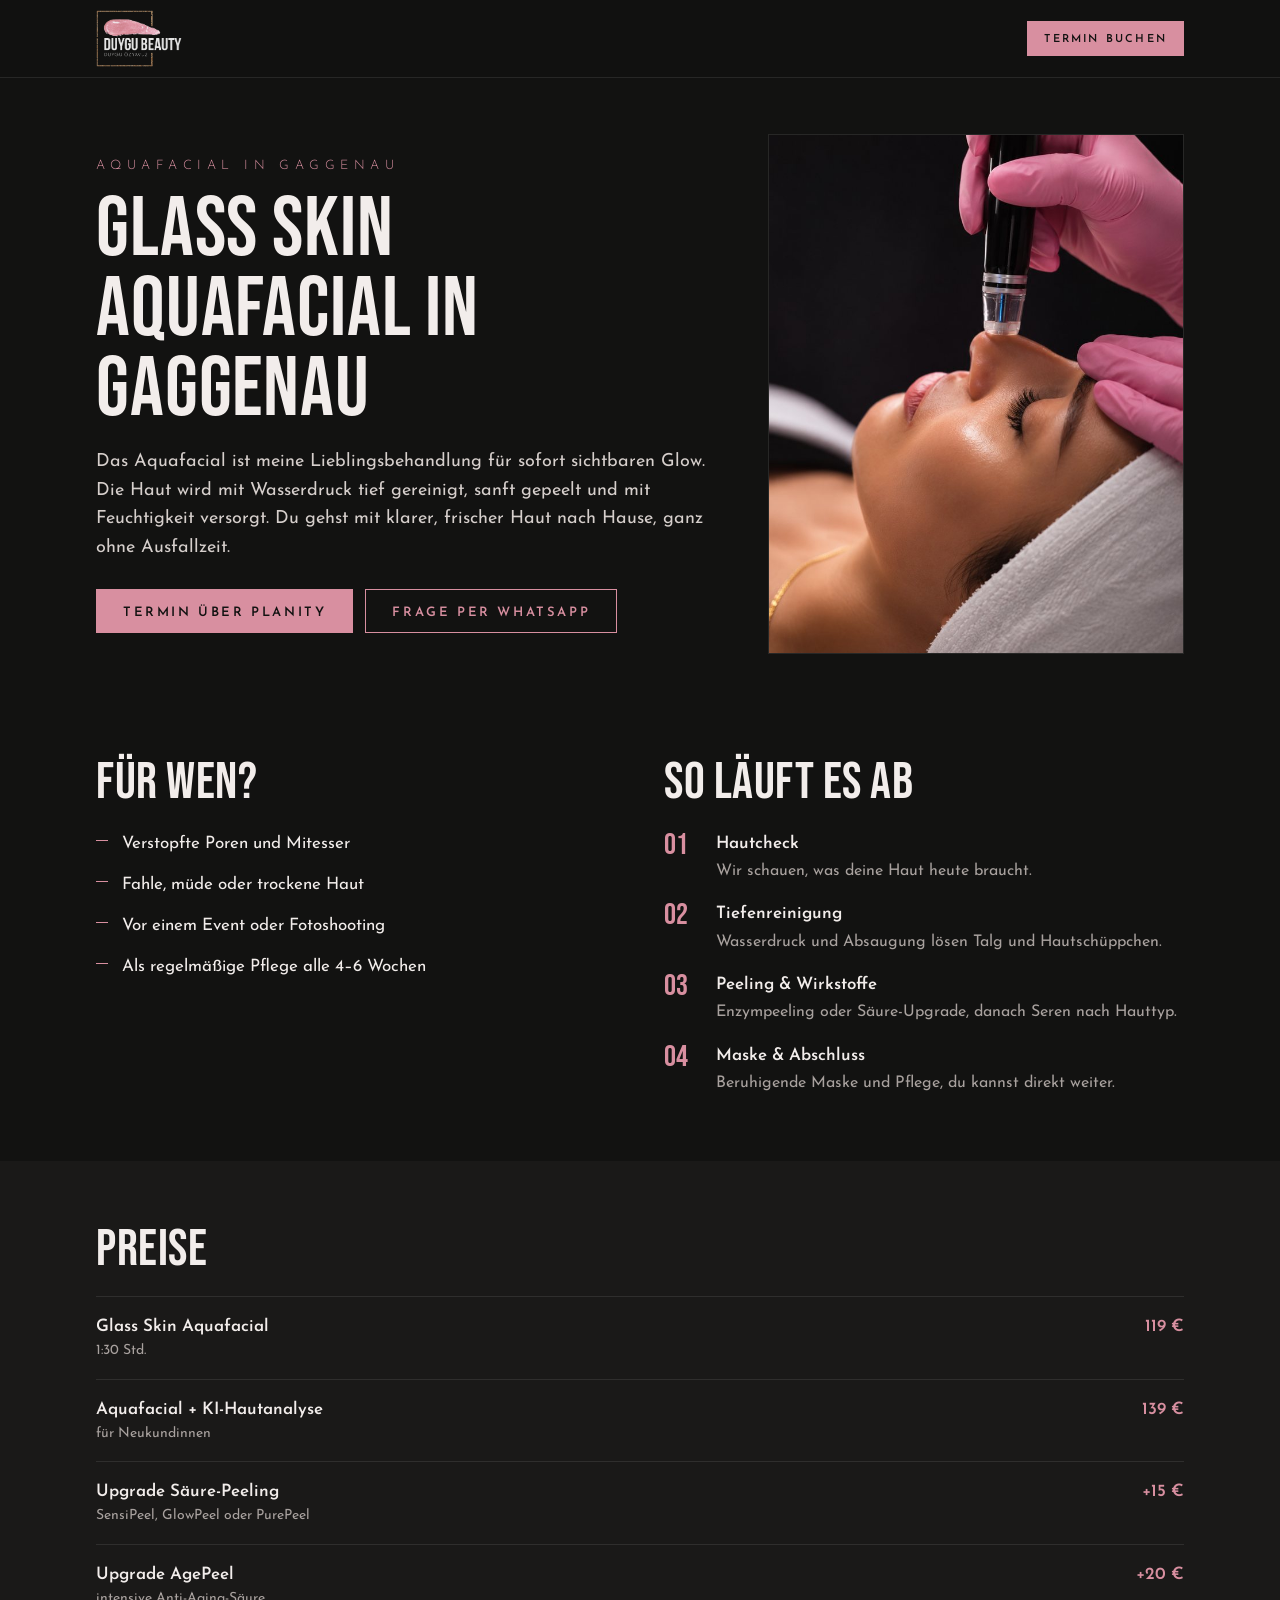
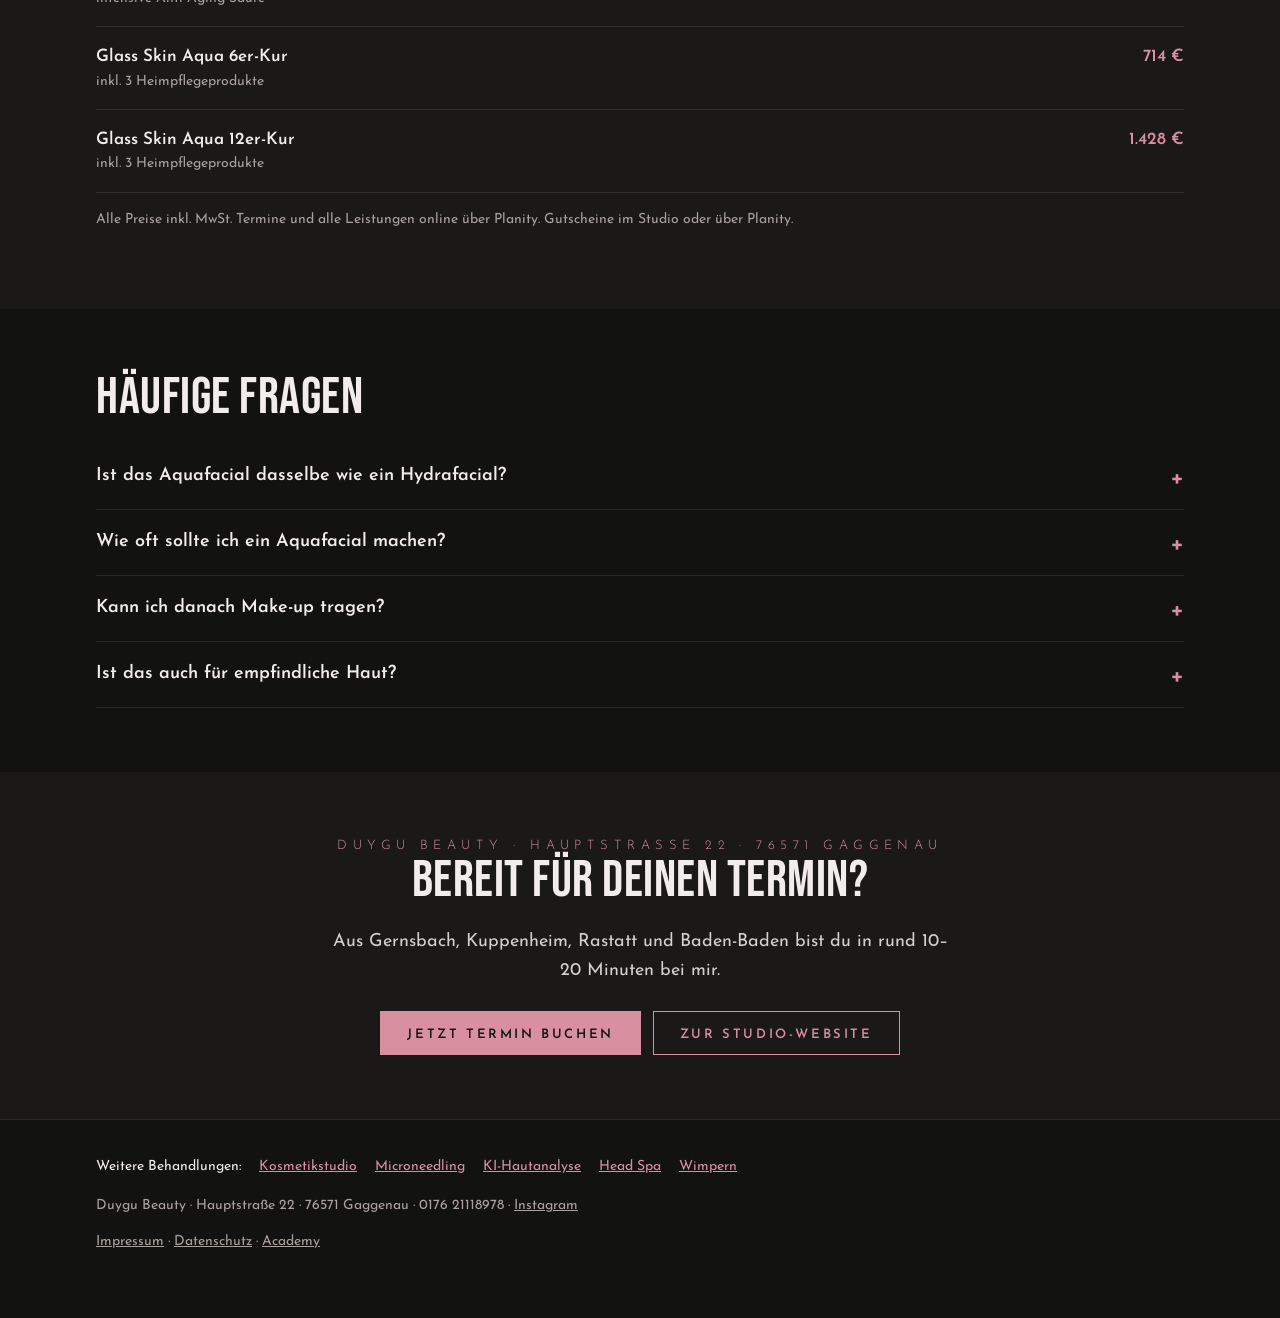
<file: studio/aquafacial-gaggenau/index.html>
<!doctype html>
<html lang="de">
<head>
<meta charset="utf-8">
<meta name="viewport" content="width=device-width, initial-scale=1">
<title>Aquafacial Gaggenau | Glass Skin Aquafacial | Duygu Beauty</title>
<meta name="description" content="Glass Skin Aquafacial in Gaggenau: Tiefenreinigung, Peeling und intensive Feuchtigkeit für sofort klarere Haut. Nahe Baden-Baden und Rastatt. Jetzt online buchen.">
<link rel="canonical" href="https://duyguoezyavuz-star.github.io/academy/studio/aquafacial-gaggenau/">
<meta property="og:title" content="Aquafacial Gaggenau | Glass Skin Aquafacial | Duygu Beauty">
<meta property="og:description" content="Glass Skin Aquafacial in Gaggenau: Tiefenreinigung, Peeling und intensive Feuchtigkeit für sofort klarere Haut. Nahe Baden-Baden und Rastatt. Jetzt online buchen.">
<meta property="og:type" content="website">
<meta property="og:url" content="https://duyguoezyavuz-star.github.io/academy/studio/aquafacial-gaggenau/">
<meta property="og:locale" content="de_DE">
<script type="application/ld+json">[{"@context": "https://schema.org", "@type": "BeautySalon", "name": "Duygu Beauty", "url": "https://duyguoezyavuz-star.github.io/academy/studio/", "telephone": "+49 176 21118978", "image": "https://duyguoezyavuz-star.github.io/academy/studio/img/duygu-suskin.jpg", "address": {"@type": "PostalAddress", "streetAddress": "Hauptstraße 22", "postalCode": "76571", "addressLocality": "Gaggenau", "addressCountry": "DE"}, "geo": {"@type": "GeoCoordinates", "latitude": 48.8044335, "longitude": 8.3187388}, "areaServed": ["Gaggenau", "Gernsbach", "Kuppenheim", "Rastatt", "Baden-Baden", "Karlsruhe"], "sameAs": ["https://www.instagram.com/duyguoezyavuz/", "https://www.planity.com/de-DE/duygu-beauty-76571-gaggenau"]}, {"@context": "https://schema.org", "@type": "FAQPage", "mainEntity": [{"@type": "Question", "name": "Ist das Aquafacial dasselbe wie ein Hydrafacial?", "acceptedAnswer": {"@type": "Answer", "text": "Es arbeitet nach einem ähnlichen Prinzip: Reinigung, Peeling und Feuchtigkeit mit Wasserdruck. Bei mir kombiniert mit einer Hautanalyse und Wirkstoffen nach deinem Hauttyp."}}, {"@type": "Question", "name": "Wie oft sollte ich ein Aquafacial machen?", "acceptedAnswer": {"@type": "Answer", "text": "Für dauerhaft klare Haut alle 4–6 Wochen. Mit der 6er- oder 12er-Kur sparst du dir die Planung und bekommst Heimpflege dazu."}}, {"@type": "Question", "name": "Kann ich danach Make-up tragen?", "acceptedAnswer": {"@type": "Answer", "text": "Am besten lässt du die Haut den Rest des Tages frei atmen. Am nächsten Tag ist alles wieder möglich."}}, {"@type": "Question", "name": "Ist das auch für empfindliche Haut?", "acceptedAnswer": {"@type": "Answer", "text": "Ja. Dann wählen wir ein sanftes Enzympeeling oder das SensiPeel und beruhigende Wirkstoffe."}}]}]</script>
<style>
@font-face{font-family:'Bebas Neue';font-weight:400;font-display:swap;src:url(../fonts/bebas-neue-latin-400-normal.woff2) format('woff2')}
@font-face{font-family:'Josefin Sans';font-weight:300;font-display:swap;src:url(../fonts/josefin-sans-latin-300-normal.woff2) format('woff2')}
@font-face{font-family:'Josefin Sans';font-weight:400;font-display:swap;src:url(../fonts/josefin-sans-latin-400-normal.woff2) format('woff2')}
@font-face{font-family:'Josefin Sans';font-weight:600;font-display:swap;src:url(../fonts/josefin-sans-latin-600-normal.woff2) format('woff2')}
:root{--bg:#121211;--bg-2:#1A1918;--bg-3:#232120;--line:rgba(255,255,255,.09);--text:#F2EDEB;--muted:#A8A19E;--pink:#D88FA0;--pink-l:#E8B0BE}
*{box-sizing:border-box}html{background:var(--bg)}
body{margin:0;background:var(--bg);color:var(--text);font-family:"Josefin Sans",system-ui,sans-serif;font-size:17px;line-height:1.6}
a{color:var(--pink)}img{max-width:100%;display:block}
.wrap{max-width:1120px;margin:0 auto;padding:0 16px}
h1,h2{font-family:"Bebas Neue",Impact,sans-serif;font-weight:400;text-transform:uppercase;line-height:.95;margin:0;letter-spacing:.01em}
h1{font-size:clamp(44px,7vw,84px);margin:14px 0 18px}h2{font-size:clamp(34px,4.5vw,52px);margin:0 0 22px}
.eb{font-weight:300;font-size:13px;letter-spacing:.42em;text-transform:uppercase;color:var(--pink);margin:0}
.lead{color:#d6cfcc;font-size:18px;max-width:620px}
.top{position:sticky;top:0;z-index:5;background:rgba(18,18,17,.9);backdrop-filter:blur(8px);border-bottom:1px solid var(--line)}
.top .wrap{display:flex;justify-content:space-between;align-items:center;padding-top:10px;padding-bottom:10px}
.logo img{width:86px;height:auto}
.btn{display:inline-flex;align-items:center;justify-content:center;padding:16px 26px 13px;font:600 13px/1 "Josefin Sans",sans-serif;letter-spacing:.2em;text-transform:uppercase;text-decoration:none;border:1px solid var(--pink);background:var(--pink);color:var(--bg)}
.btn.ghost{background:transparent;color:var(--pink)}.btn.sm{padding:12px 16px 10px;font-size:11px}
.cta{display:flex;flex-wrap:wrap;gap:12px;margin-top:26px}.cta.center{justify-content:center}
.hero{padding:56px 0 40px}.grid{display:grid;grid-template-columns:1.2fr .8fr;gap:48px;align-items:center}
.hero figure{margin:0;aspect-ratio:4/5;overflow:hidden;border:1px solid var(--line)}.hero figure img{width:100%;height:100%;object-fit:cover}
.pad{padding:64px 0}.alt{background:var(--bg-2)}
.two{display:grid;grid-template-columns:1fr 1fr;gap:48px}
.check{list-style:none;padding:0;margin:0;display:grid;gap:14px}.check li{padding-left:26px;position:relative}
.check li::before{content:"";position:absolute;left:0;top:.6em;width:12px;height:1px;background:var(--pink)}
.steps{list-style:none;counter-reset:s;padding:0;margin:0;display:grid;gap:16px}
.steps li{counter-increment:s;display:grid;grid-template-columns:42px 1fr;gap:2px 10px}
.steps li::before{content:counter(s,decimal-leading-zero);grid-row:span 2;font-family:"Bebas Neue",Impact,sans-serif;font-size:30px;color:var(--pink);line-height:1}
.steps span{color:var(--muted);font-size:16px}
.prices{border-top:1px solid var(--line)}.prices .row{display:flex;justify-content:space-between;gap:16px;padding:16px 0;border-bottom:1px solid var(--line)}
.prices small{display:block;color:var(--muted);font-size:14px}.prices span{color:var(--pink);font-weight:600;white-space:nowrap}
.note{color:var(--muted);font-size:14px;margin-top:16px}
details{border-bottom:1px solid var(--line);padding:18px 0}summary{cursor:pointer;font-weight:600;font-size:18px;list-style:none;position:relative;padding-right:30px}
summary::after{content:"+";position:absolute;right:0;top:-4px;color:var(--pink);font-size:26px}details[open] summary::after{content:"–"}
details p{color:#d6cfcc;margin:12px 0 0}
.center{text-align:center}.center .lead{margin:16px auto 0}
footer{border-top:1px solid var(--line);padding:36px 0 50px;color:var(--muted);font-size:14px}footer a{color:var(--muted)}
.more{display:flex;flex-wrap:wrap;gap:10px 18px;margin-bottom:16px}.more span{color:var(--text)}.more a{color:var(--pink)}
@media (max-width:860px){.grid,.two{grid-template-columns:1fr;gap:32px}.hero{padding-top:32px}.hero figure{max-width:420px}}

</style>
</head>
<body>
<header class="top"><div class="wrap"><a href="../" class="logo"><img src="../img/logo-dark.png" alt="Duygu Beauty Gaggenau" width="1004" height="668"></a><a class="btn sm" href="https://www.planity.com/de-DE/duygu-beauty-76571-gaggenau" target="_blank" rel="noopener">Termin buchen</a></div></header>
<main>
<section class="hero"><div class="wrap grid">
  <div><p class="eb">Aquafacial in Gaggenau</p><h1>Glass Skin Aquafacial in Gaggenau</h1><p class="lead">Das Aquafacial ist meine Lieblingsbehandlung für sofort sichtbaren Glow. Die Haut wird mit Wasserdruck tief gereinigt, sanft gepeelt und mit Feuchtigkeit versorgt. Du gehst mit klarer, frischer Haut nach Hause, ganz ohne Ausfallzeit.</p>
  <div class="cta"><a class="btn" href="https://www.planity.com/de-DE/duygu-beauty-76571-gaggenau" target="_blank" rel="noopener">Termin über Planity</a><a class="btn ghost" href="https://wa.me/4917621118978" target="_blank" rel="noopener">Frage per WhatsApp</a></div></div>
  <figure><img src="../img/card-aqua-v2.jpg" alt="Glass Skin Aquafacial in Gaggenau bei Duygu Beauty" loading="eager"></figure>
</div></section>
<section class="pad"><div class="wrap two">
  <div><h2>Für wen?</h2><ul class="check"><li>Verstopfte Poren und Mitesser</li><li>Fahle, müde oder trockene Haut</li><li>Vor einem Event oder Fotoshooting</li><li>Als regelmäßige Pflege alle 4–6 Wochen</li></ul></div>
  <div><h2>So läuft es ab</h2><ol class="steps"><li><b>Hautcheck</b><span>Wir schauen, was deine Haut heute braucht.</span></li><li><b>Tiefenreinigung</b><span>Wasserdruck und Absaugung lösen Talg und Hautschüppchen.</span></li><li><b>Peeling &amp; Wirkstoffe</b><span>Enzympeeling oder Säure-Upgrade, danach Seren nach Hauttyp.</span></li><li><b>Maske &amp; Abschluss</b><span>Beruhigende Maske und Pflege, du kannst direkt weiter.</span></li></ol></div>
</div></section>
<section class="pad alt"><div class="wrap"><h2>Preise</h2><div class="prices"><div class="row"><div><b>Glass Skin Aquafacial</b><small>1:30 Std.</small></div><span>119 €</span></div><div class="row"><div><b>Aquafacial + KI-Hautanalyse</b><small>für Neukundinnen</small></div><span>139 €</span></div><div class="row"><div><b>Upgrade Säure-Peeling</b><small>SensiPeel, GlowPeel oder PurePeel</small></div><span>+15 €</span></div><div class="row"><div><b>Upgrade AgePeel</b><small>intensive Anti-Aging-Säure</small></div><span>+20 €</span></div><div class="row"><div><b>Glass Skin Aqua 6er-Kur</b><small>inkl. 3 Heimpflegeprodukte</small></div><span>714 €</span></div><div class="row"><div><b>Glass Skin Aqua 12er-Kur</b><small>inkl. 3 Heimpflegeprodukte</small></div><span>1.428 €</span></div></div>
<p class="note">Alle Preise inkl. MwSt. Termine und alle Leistungen online über Planity. Gutscheine im Studio oder über Planity.</p></div></section>
<section class="pad"><div class="wrap"><h2>Häufige Fragen</h2><details><summary>Ist das Aquafacial dasselbe wie ein Hydrafacial?</summary><p>Es arbeitet nach einem ähnlichen Prinzip: Reinigung, Peeling und Feuchtigkeit mit Wasserdruck. Bei mir kombiniert mit einer Hautanalyse und Wirkstoffen nach deinem Hauttyp.</p></details><details><summary>Wie oft sollte ich ein Aquafacial machen?</summary><p>Für dauerhaft klare Haut alle 4–6 Wochen. Mit der 6er- oder 12er-Kur sparst du dir die Planung und bekommst Heimpflege dazu.</p></details><details><summary>Kann ich danach Make-up tragen?</summary><p>Am besten lässt du die Haut den Rest des Tages frei atmen. Am nächsten Tag ist alles wieder möglich.</p></details><details><summary>Ist das auch für empfindliche Haut?</summary><p>Ja. Dann wählen wir ein sanftes Enzympeeling oder das SensiPeel und beruhigende Wirkstoffe.</p></details></div></section>
<section class="pad alt end"><div class="wrap center"><p class="eb">Duygu Beauty · Hauptstraße 22 · 76571 Gaggenau</p><h2>Bereit für deinen Termin?</h2><p class="lead">Aus Gernsbach, Kuppenheim, Rastatt und Baden-Baden bist du in rund 10–20 Minuten bei mir.</p>
<div class="cta center"><a class="btn" href="https://www.planity.com/de-DE/duygu-beauty-76571-gaggenau" target="_blank" rel="noopener">Jetzt Termin buchen</a><a class="btn ghost" href="../">Zur Studio-Website</a></div></div></section>
</main>
<footer><div class="wrap"><nav class="more"><span>Weitere Behandlungen:</span><a href="../kosmetikstudio-gaggenau/">Kosmetikstudio</a><a href="../microneedling-gaggenau/">Microneedling</a><a href="../hautanalyse-gaggenau/">KI-Hautanalyse</a><a href="../head-spa-gaggenau/">Head Spa</a><a href="../wimpern-gaggenau/">Wimpern</a></nav>
<p>Duygu Beauty · Hauptstraße 22 · 76571 Gaggenau · 0176 21118978 · <a href="https://www.instagram.com/duyguoezyavuz/" target="_blank" rel="noopener">Instagram</a></p>
<p><a href="../../#impressum">Impressum</a> · <a href="../../#datenschutz">Datenschutz</a> · <a href="../../">Academy</a></p></div></footer>
</body>
</html>
</file>
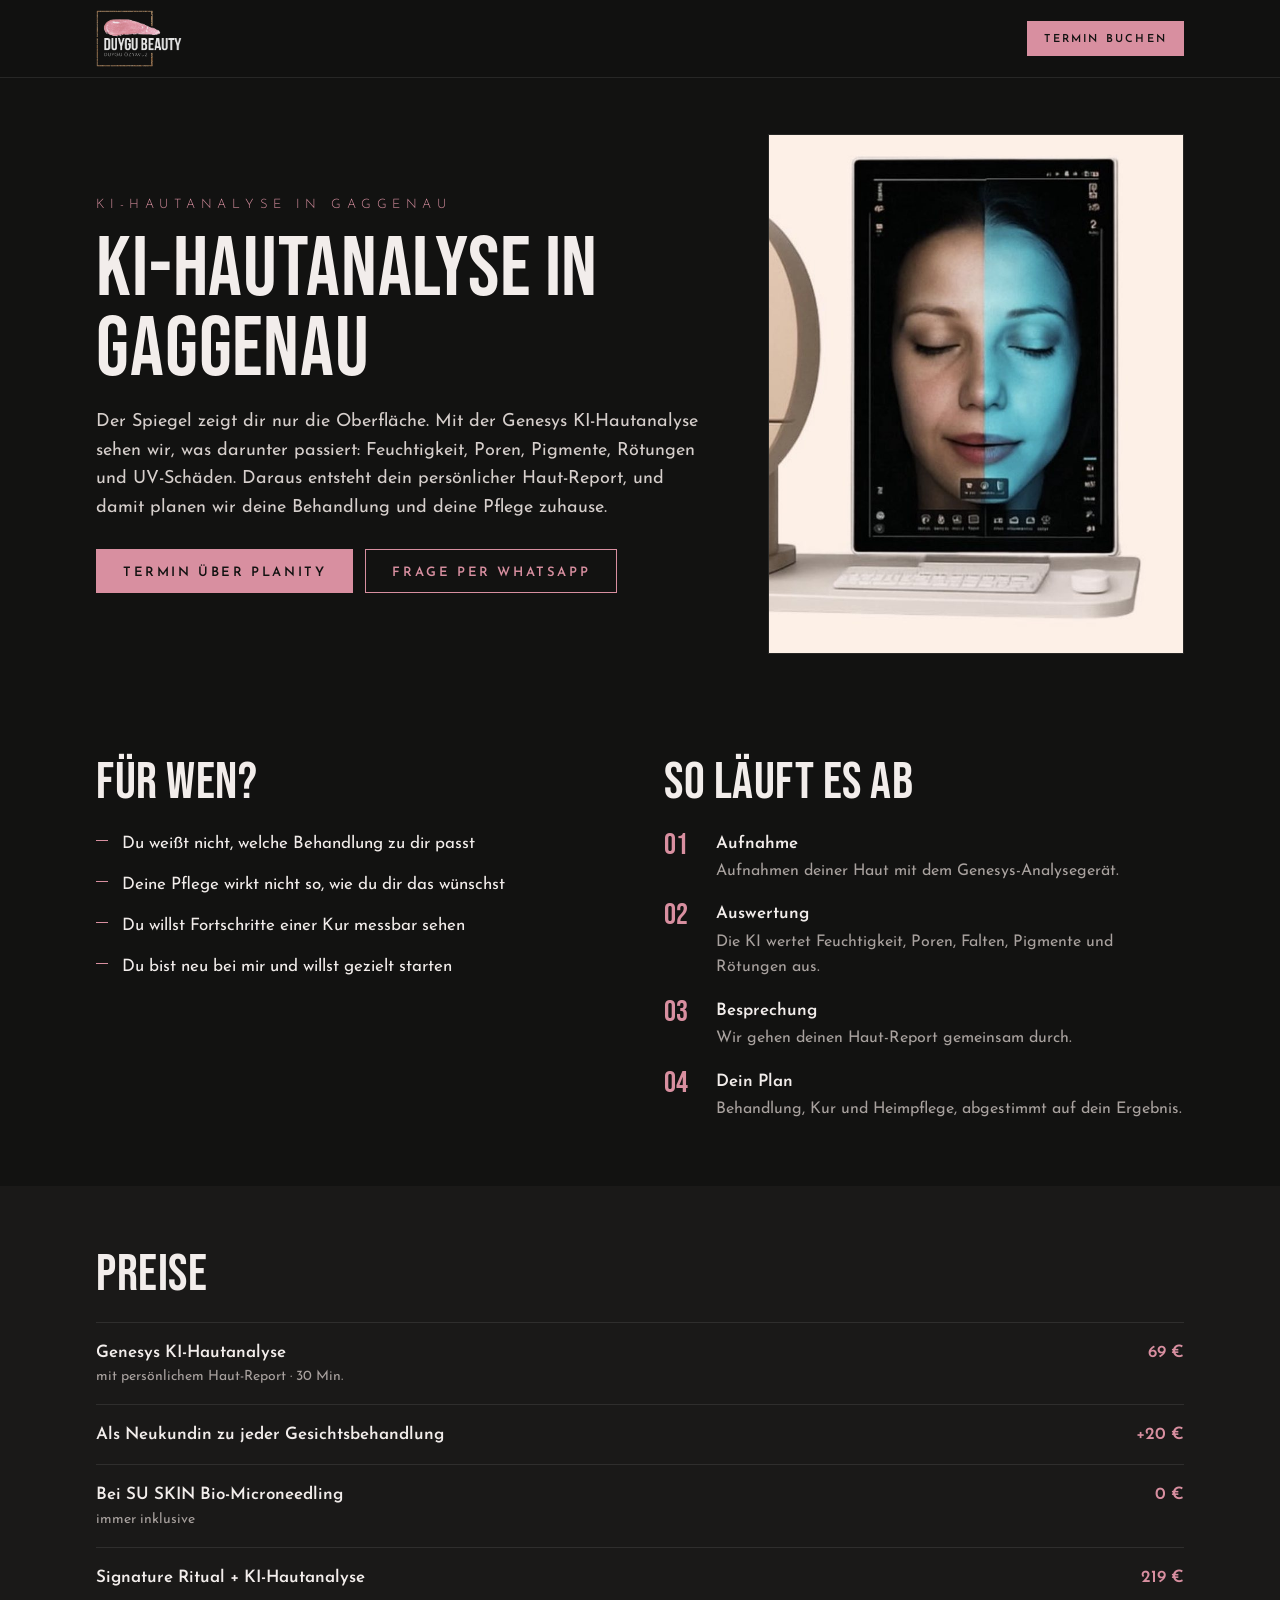
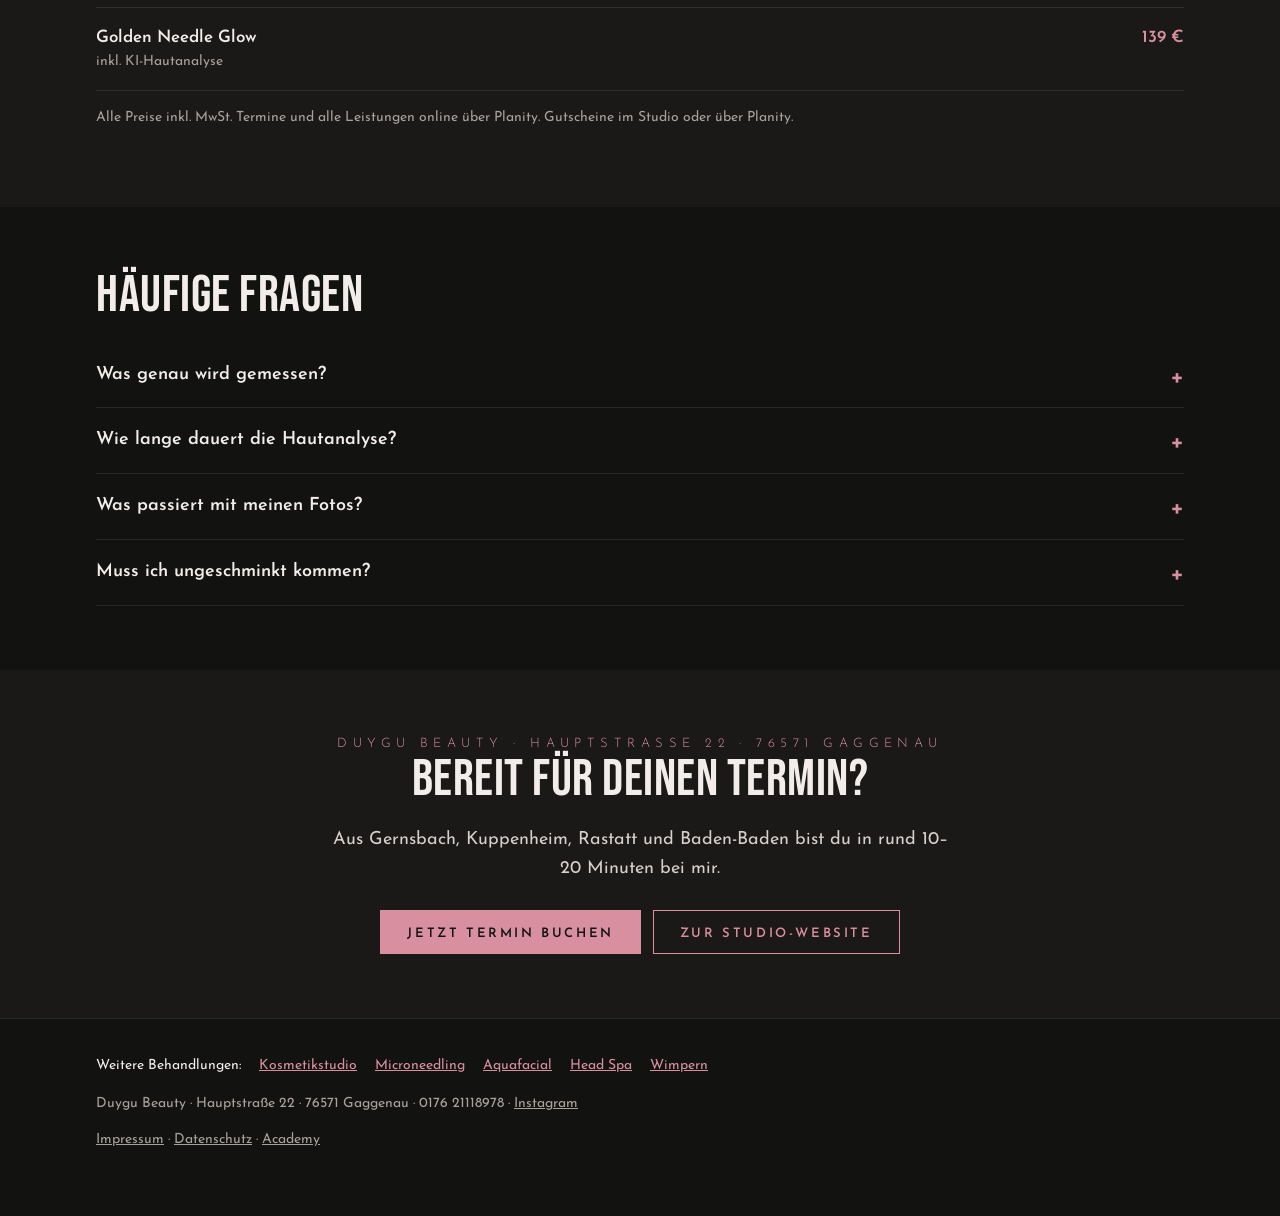
<file: studio/hautanalyse-gaggenau/index.html>
<!doctype html>
<html lang="de">
<head>
<meta charset="utf-8">
<meta name="viewport" content="width=device-width, initial-scale=1">
<title>KI-Hautanalyse Gaggenau | Genesys Hautanalyse mit Haut-Report | Duygu Beauty</title>
<meta name="description" content="Professionelle KI-Hautanalyse in Gaggenau: Feuchtigkeit, Poren, Falten, Pigmente, UV-Schäden und Rötungen mit persönlichem Haut-Report. Als Neukundin zur Behandlung nur +20 €.">
<link rel="canonical" href="https://duyguoezyavuz-star.github.io/academy/studio/hautanalyse-gaggenau/">
<meta property="og:title" content="KI-Hautanalyse Gaggenau | Genesys Hautanalyse mit Haut-Report | Duygu Beauty">
<meta property="og:description" content="Professionelle KI-Hautanalyse in Gaggenau: Feuchtigkeit, Poren, Falten, Pigmente, UV-Schäden und Rötungen mit persönlichem Haut-Report. Als Neukundin zur Behandlung nur +20 €.">
<meta property="og:type" content="website">
<meta property="og:url" content="https://duyguoezyavuz-star.github.io/academy/studio/hautanalyse-gaggenau/">
<meta property="og:locale" content="de_DE">
<script type="application/ld+json">[{"@context": "https://schema.org", "@type": "BeautySalon", "name": "Duygu Beauty", "url": "https://duyguoezyavuz-star.github.io/academy/studio/", "telephone": "+49 176 21118978", "image": "https://duyguoezyavuz-star.github.io/academy/studio/img/duygu-suskin.jpg", "address": {"@type": "PostalAddress", "streetAddress": "Hauptstraße 22", "postalCode": "76571", "addressLocality": "Gaggenau", "addressCountry": "DE"}, "geo": {"@type": "GeoCoordinates", "latitude": 48.8044335, "longitude": 8.3187388}, "areaServed": ["Gaggenau", "Gernsbach", "Kuppenheim", "Rastatt", "Baden-Baden", "Karlsruhe"], "sameAs": ["https://www.instagram.com/duyguoezyavuz/", "https://www.planity.com/de-DE/duygu-beauty-76571-gaggenau"]}, {"@context": "https://schema.org", "@type": "FAQPage", "mainEntity": [{"@type": "Question", "name": "Was genau wird gemessen?", "acceptedAnswer": {"@type": "Answer", "text": "Feuchtigkeit, Poren, Falten, Pigmentierung, UV-Schäden und Rötungen. Du siehst alles als Bilder und Werte in deinem Report."}}, {"@type": "Question", "name": "Wie lange dauert die Hautanalyse?", "acceptedAnswer": {"@type": "Answer", "text": "Etwa 30 Minuten inklusive Besprechung. Zusammen mit einer Gesichtsbehandlung entsprechend länger."}}, {"@type": "Question", "name": "Was passiert mit meinen Fotos?", "acceptedAnswer": {"@type": "Answer", "text": "Die Aufnahmen dienen nur deiner Analyse und Beratung. Sie werden nicht ohne deine Einwilligung veröffentlicht."}}, {"@type": "Question", "name": "Muss ich ungeschminkt kommen?", "acceptedAnswer": {"@type": "Answer", "text": "Nein, wir reinigen die Haut vor der Analyse. Ohne Make-up sparst du dir aber ein paar Minuten."}}]}]</script>
<style>
@font-face{font-family:'Bebas Neue';font-weight:400;font-display:swap;src:url(../fonts/bebas-neue-latin-400-normal.woff2) format('woff2')}
@font-face{font-family:'Josefin Sans';font-weight:300;font-display:swap;src:url(../fonts/josefin-sans-latin-300-normal.woff2) format('woff2')}
@font-face{font-family:'Josefin Sans';font-weight:400;font-display:swap;src:url(../fonts/josefin-sans-latin-400-normal.woff2) format('woff2')}
@font-face{font-family:'Josefin Sans';font-weight:600;font-display:swap;src:url(../fonts/josefin-sans-latin-600-normal.woff2) format('woff2')}
:root{--bg:#121211;--bg-2:#1A1918;--bg-3:#232120;--line:rgba(255,255,255,.09);--text:#F2EDEB;--muted:#A8A19E;--pink:#D88FA0;--pink-l:#E8B0BE}
*{box-sizing:border-box}html{background:var(--bg)}
body{margin:0;background:var(--bg);color:var(--text);font-family:"Josefin Sans",system-ui,sans-serif;font-size:17px;line-height:1.6}
a{color:var(--pink)}img{max-width:100%;display:block}
.wrap{max-width:1120px;margin:0 auto;padding:0 16px}
h1,h2{font-family:"Bebas Neue",Impact,sans-serif;font-weight:400;text-transform:uppercase;line-height:.95;margin:0;letter-spacing:.01em}
h1{font-size:clamp(44px,7vw,84px);margin:14px 0 18px}h2{font-size:clamp(34px,4.5vw,52px);margin:0 0 22px}
.eb{font-weight:300;font-size:13px;letter-spacing:.42em;text-transform:uppercase;color:var(--pink);margin:0}
.lead{color:#d6cfcc;font-size:18px;max-width:620px}
.top{position:sticky;top:0;z-index:5;background:rgba(18,18,17,.9);backdrop-filter:blur(8px);border-bottom:1px solid var(--line)}
.top .wrap{display:flex;justify-content:space-between;align-items:center;padding-top:10px;padding-bottom:10px}
.logo img{width:86px;height:auto}
.btn{display:inline-flex;align-items:center;justify-content:center;padding:16px 26px 13px;font:600 13px/1 "Josefin Sans",sans-serif;letter-spacing:.2em;text-transform:uppercase;text-decoration:none;border:1px solid var(--pink);background:var(--pink);color:var(--bg)}
.btn.ghost{background:transparent;color:var(--pink)}.btn.sm{padding:12px 16px 10px;font-size:11px}
.cta{display:flex;flex-wrap:wrap;gap:12px;margin-top:26px}.cta.center{justify-content:center}
.hero{padding:56px 0 40px}.grid{display:grid;grid-template-columns:1.2fr .8fr;gap:48px;align-items:center}
.hero figure{margin:0;aspect-ratio:4/5;overflow:hidden;border:1px solid var(--line)}.hero figure img{width:100%;height:100%;object-fit:cover}
.pad{padding:64px 0}.alt{background:var(--bg-2)}
.two{display:grid;grid-template-columns:1fr 1fr;gap:48px}
.check{list-style:none;padding:0;margin:0;display:grid;gap:14px}.check li{padding-left:26px;position:relative}
.check li::before{content:"";position:absolute;left:0;top:.6em;width:12px;height:1px;background:var(--pink)}
.steps{list-style:none;counter-reset:s;padding:0;margin:0;display:grid;gap:16px}
.steps li{counter-increment:s;display:grid;grid-template-columns:42px 1fr;gap:2px 10px}
.steps li::before{content:counter(s,decimal-leading-zero);grid-row:span 2;font-family:"Bebas Neue",Impact,sans-serif;font-size:30px;color:var(--pink);line-height:1}
.steps span{color:var(--muted);font-size:16px}
.prices{border-top:1px solid var(--line)}.prices .row{display:flex;justify-content:space-between;gap:16px;padding:16px 0;border-bottom:1px solid var(--line)}
.prices small{display:block;color:var(--muted);font-size:14px}.prices span{color:var(--pink);font-weight:600;white-space:nowrap}
.note{color:var(--muted);font-size:14px;margin-top:16px}
details{border-bottom:1px solid var(--line);padding:18px 0}summary{cursor:pointer;font-weight:600;font-size:18px;list-style:none;position:relative;padding-right:30px}
summary::after{content:"+";position:absolute;right:0;top:-4px;color:var(--pink);font-size:26px}details[open] summary::after{content:"–"}
details p{color:#d6cfcc;margin:12px 0 0}
.center{text-align:center}.center .lead{margin:16px auto 0}
footer{border-top:1px solid var(--line);padding:36px 0 50px;color:var(--muted);font-size:14px}footer a{color:var(--muted)}
.more{display:flex;flex-wrap:wrap;gap:10px 18px;margin-bottom:16px}.more span{color:var(--text)}.more a{color:var(--pink)}
@media (max-width:860px){.grid,.two{grid-template-columns:1fr;gap:32px}.hero{padding-top:32px}.hero figure{max-width:420px}}

</style>
</head>
<body>
<header class="top"><div class="wrap"><a href="../" class="logo"><img src="../img/logo-dark.png" alt="Duygu Beauty Gaggenau" width="1004" height="668"></a><a class="btn sm" href="https://www.planity.com/de-DE/duygu-beauty-76571-gaggenau" target="_blank" rel="noopener">Termin buchen</a></div></header>
<main>
<section class="hero"><div class="wrap grid">
  <div><p class="eb">KI-Hautanalyse in Gaggenau</p><h1>KI-Hautanalyse in Gaggenau</h1><p class="lead">Der Spiegel zeigt dir nur die Oberfläche. Mit der Genesys KI-Hautanalyse sehen wir, was darunter passiert: Feuchtigkeit, Poren, Pigmente, Rötungen und UV-Schäden. Daraus entsteht dein persönlicher Haut-Report, und damit planen wir deine Behandlung und deine Pflege zuhause.</p>
  <div class="cta"><a class="btn" href="https://www.planity.com/de-DE/duygu-beauty-76571-gaggenau" target="_blank" rel="noopener">Termin über Planity</a><a class="btn ghost" href="https://wa.me/4917621118978" target="_blank" rel="noopener">Frage per WhatsApp</a></div></div>
  <figure><img src="../img/card-analyse-v2.jpg" alt="KI-Hautanalyse in Gaggenau bei Duygu Beauty" loading="eager"></figure>
</div></section>
<section class="pad"><div class="wrap two">
  <div><h2>Für wen?</h2><ul class="check"><li>Du weißt nicht, welche Behandlung zu dir passt</li><li>Deine Pflege wirkt nicht so, wie du dir das wünschst</li><li>Du willst Fortschritte einer Kur messbar sehen</li><li>Du bist neu bei mir und willst gezielt starten</li></ul></div>
  <div><h2>So läuft es ab</h2><ol class="steps"><li><b>Aufnahme</b><span>Aufnahmen deiner Haut mit dem Genesys-Analysegerät.</span></li><li><b>Auswertung</b><span>Die KI wertet Feuchtigkeit, Poren, Falten, Pigmente und Rötungen aus.</span></li><li><b>Besprechung</b><span>Wir gehen deinen Haut-Report gemeinsam durch.</span></li><li><b>Dein Plan</b><span>Behandlung, Kur und Heimpflege, abgestimmt auf dein Ergebnis.</span></li></ol></div>
</div></section>
<section class="pad alt"><div class="wrap"><h2>Preise</h2><div class="prices"><div class="row"><div><b>Genesys KI-Hautanalyse</b><small>mit persönlichem Haut-Report · 30 Min.</small></div><span>69 €</span></div><div class="row"><div><b>Als Neukundin zu jeder Gesichtsbehandlung</b></div><span>+20 €</span></div><div class="row"><div><b>Bei SU SKIN Bio-Microneedling</b><small>immer inklusive</small></div><span>0 €</span></div><div class="row"><div><b>Signature Ritual + KI-Hautanalyse</b></div><span>219 €</span></div><div class="row"><div><b>Golden Needle Glow</b><small>inkl. KI-Hautanalyse</small></div><span>139 €</span></div></div>
<p class="note">Alle Preise inkl. MwSt. Termine und alle Leistungen online über Planity. Gutscheine im Studio oder über Planity.</p></div></section>
<section class="pad"><div class="wrap"><h2>Häufige Fragen</h2><details><summary>Was genau wird gemessen?</summary><p>Feuchtigkeit, Poren, Falten, Pigmentierung, UV-Schäden und Rötungen. Du siehst alles als Bilder und Werte in deinem Report.</p></details><details><summary>Wie lange dauert die Hautanalyse?</summary><p>Etwa 30 Minuten inklusive Besprechung. Zusammen mit einer Gesichtsbehandlung entsprechend länger.</p></details><details><summary>Was passiert mit meinen Fotos?</summary><p>Die Aufnahmen dienen nur deiner Analyse und Beratung. Sie werden nicht ohne deine Einwilligung veröffentlicht.</p></details><details><summary>Muss ich ungeschminkt kommen?</summary><p>Nein, wir reinigen die Haut vor der Analyse. Ohne Make-up sparst du dir aber ein paar Minuten.</p></details></div></section>
<section class="pad alt end"><div class="wrap center"><p class="eb">Duygu Beauty · Hauptstraße 22 · 76571 Gaggenau</p><h2>Bereit für deinen Termin?</h2><p class="lead">Aus Gernsbach, Kuppenheim, Rastatt und Baden-Baden bist du in rund 10–20 Minuten bei mir.</p>
<div class="cta center"><a class="btn" href="https://www.planity.com/de-DE/duygu-beauty-76571-gaggenau" target="_blank" rel="noopener">Jetzt Termin buchen</a><a class="btn ghost" href="../">Zur Studio-Website</a></div></div></section>
</main>
<footer><div class="wrap"><nav class="more"><span>Weitere Behandlungen:</span><a href="../kosmetikstudio-gaggenau/">Kosmetikstudio</a><a href="../microneedling-gaggenau/">Microneedling</a><a href="../aquafacial-gaggenau/">Aquafacial</a><a href="../head-spa-gaggenau/">Head Spa</a><a href="../wimpern-gaggenau/">Wimpern</a></nav>
<p>Duygu Beauty · Hauptstraße 22 · 76571 Gaggenau · 0176 21118978 · <a href="https://www.instagram.com/duyguoezyavuz/" target="_blank" rel="noopener">Instagram</a></p>
<p><a href="../../#impressum">Impressum</a> · <a href="../../#datenschutz">Datenschutz</a> · <a href="../../">Academy</a></p></div></footer>
</body>
</html>
</file>
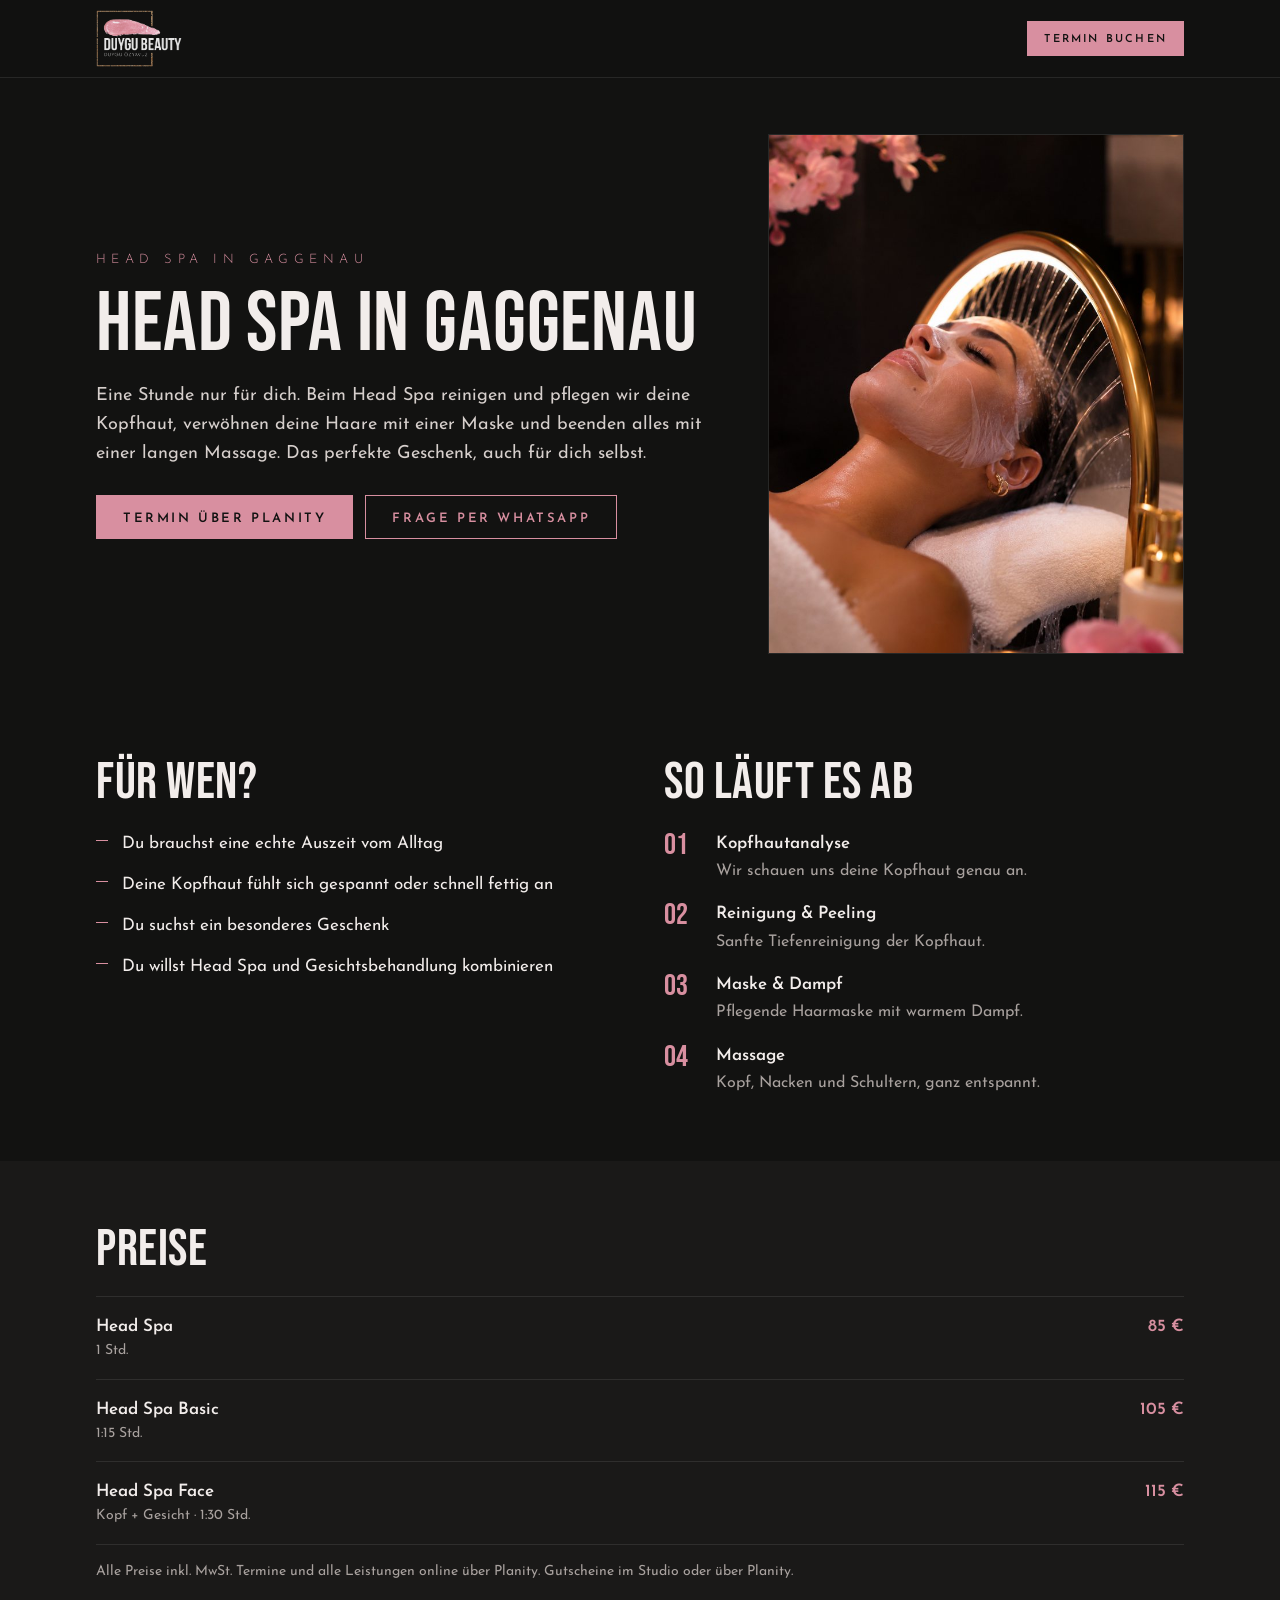
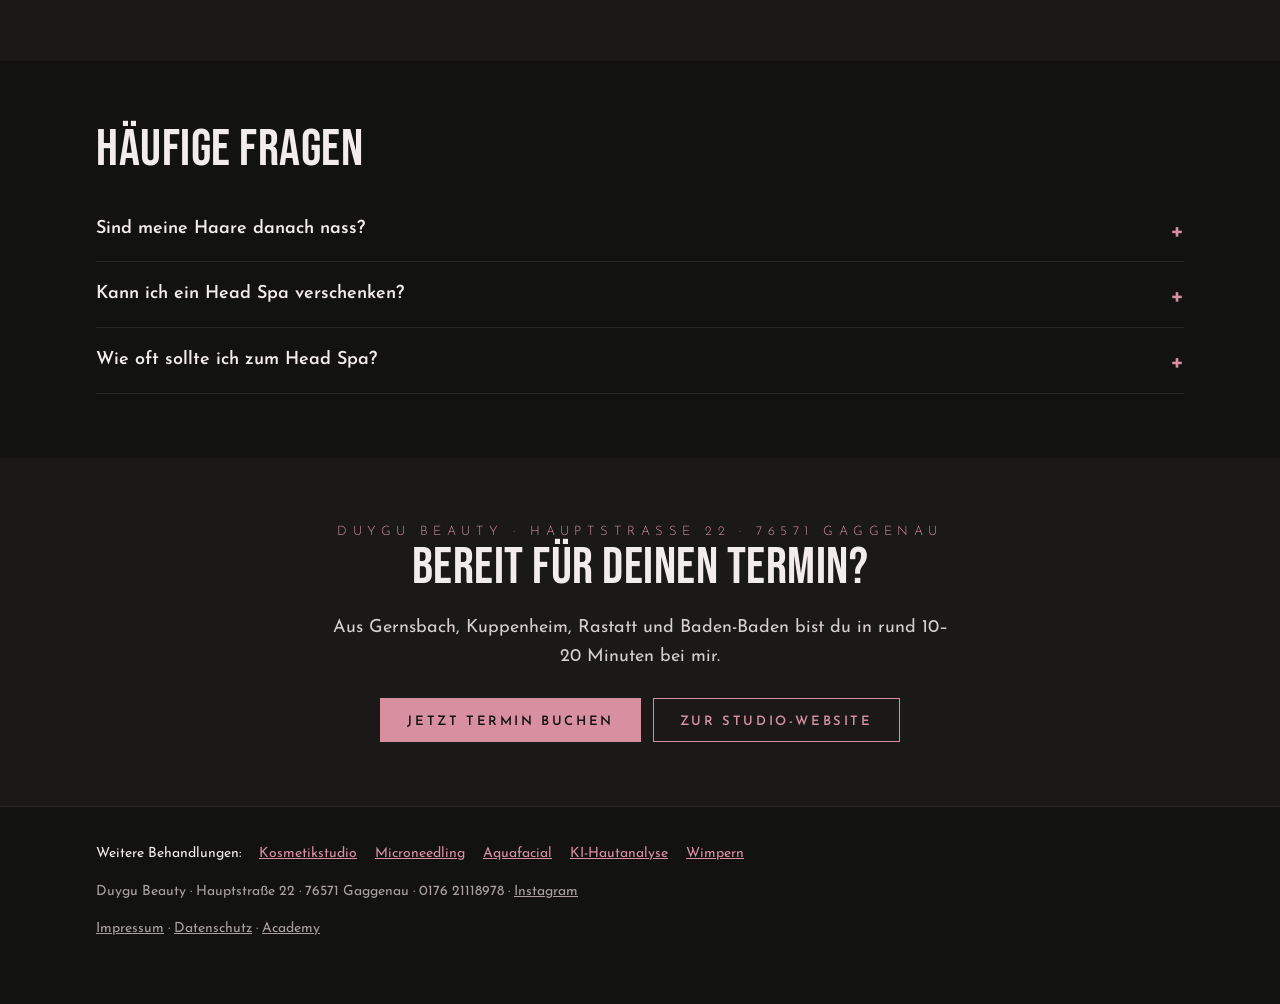
<file: studio/head-spa-gaggenau/index.html>
<!doctype html>
<html lang="de">
<head>
<meta charset="utf-8">
<meta name="viewport" content="width=device-width, initial-scale=1">
<title>Head Spa Gaggenau | Japanisches Head Spa nahe Baden-Baden | Duygu Beauty</title>
<meta name="description" content="Head Spa in Gaggenau, nahe Baden-Baden und Rastatt: Kopfhautanalyse, Reinigung, Peeling, Haarmaske, Dampf und Massage. Auch als Gutschein. Jetzt online buchen.">
<link rel="canonical" href="https://duyguoezyavuz-star.github.io/academy/studio/head-spa-gaggenau/">
<meta property="og:title" content="Head Spa Gaggenau | Japanisches Head Spa nahe Baden-Baden | Duygu Beauty">
<meta property="og:description" content="Head Spa in Gaggenau, nahe Baden-Baden und Rastatt: Kopfhautanalyse, Reinigung, Peeling, Haarmaske, Dampf und Massage. Auch als Gutschein. Jetzt online buchen.">
<meta property="og:type" content="website">
<meta property="og:url" content="https://duyguoezyavuz-star.github.io/academy/studio/head-spa-gaggenau/">
<meta property="og:locale" content="de_DE">
<script type="application/ld+json">[{"@context": "https://schema.org", "@type": "BeautySalon", "name": "Duygu Beauty", "url": "https://duyguoezyavuz-star.github.io/academy/studio/", "telephone": "+49 176 21118978", "image": "https://duyguoezyavuz-star.github.io/academy/studio/img/duygu-suskin.jpg", "address": {"@type": "PostalAddress", "streetAddress": "Hauptstraße 22", "postalCode": "76571", "addressLocality": "Gaggenau", "addressCountry": "DE"}, "geo": {"@type": "GeoCoordinates", "latitude": 48.8044335, "longitude": 8.3187388}, "areaServed": ["Gaggenau", "Gernsbach", "Kuppenheim", "Rastatt", "Baden-Baden", "Karlsruhe"], "sameAs": ["https://www.instagram.com/duyguoezyavuz/", "https://www.planity.com/de-DE/duygu-beauty-76571-gaggenau"]}, {"@context": "https://schema.org", "@type": "FAQPage", "mainEntity": [{"@type": "Question", "name": "Sind meine Haare danach nass?", "acceptedAnswer": {"@type": "Answer", "text": "Ja, die Haare werden gewaschen und gepflegt. Plan danach am besten keinen Friseur-Look ein."}}, {"@type": "Question", "name": "Kann ich ein Head Spa verschenken?", "acceptedAnswer": {"@type": "Answer", "text": "Ja, als Gutschein über Planity oder gedruckt bei mir im Studio. Als Behandlung oder als Wertgutschein."}}, {"@type": "Question", "name": "Wie oft sollte ich zum Head Spa?", "acceptedAnswer": {"@type": "Answer", "text": "Als Auszeit, wann immer du sie brauchst. Für die Kopfhautpflege alle 4–6 Wochen."}}]}]</script>
<style>
@font-face{font-family:'Bebas Neue';font-weight:400;font-display:swap;src:url(../fonts/bebas-neue-latin-400-normal.woff2) format('woff2')}
@font-face{font-family:'Josefin Sans';font-weight:300;font-display:swap;src:url(../fonts/josefin-sans-latin-300-normal.woff2) format('woff2')}
@font-face{font-family:'Josefin Sans';font-weight:400;font-display:swap;src:url(../fonts/josefin-sans-latin-400-normal.woff2) format('woff2')}
@font-face{font-family:'Josefin Sans';font-weight:600;font-display:swap;src:url(../fonts/josefin-sans-latin-600-normal.woff2) format('woff2')}
:root{--bg:#121211;--bg-2:#1A1918;--bg-3:#232120;--line:rgba(255,255,255,.09);--text:#F2EDEB;--muted:#A8A19E;--pink:#D88FA0;--pink-l:#E8B0BE}
*{box-sizing:border-box}html{background:var(--bg)}
body{margin:0;background:var(--bg);color:var(--text);font-family:"Josefin Sans",system-ui,sans-serif;font-size:17px;line-height:1.6}
a{color:var(--pink)}img{max-width:100%;display:block}
.wrap{max-width:1120px;margin:0 auto;padding:0 16px}
h1,h2{font-family:"Bebas Neue",Impact,sans-serif;font-weight:400;text-transform:uppercase;line-height:.95;margin:0;letter-spacing:.01em}
h1{font-size:clamp(44px,7vw,84px);margin:14px 0 18px}h2{font-size:clamp(34px,4.5vw,52px);margin:0 0 22px}
.eb{font-weight:300;font-size:13px;letter-spacing:.42em;text-transform:uppercase;color:var(--pink);margin:0}
.lead{color:#d6cfcc;font-size:18px;max-width:620px}
.top{position:sticky;top:0;z-index:5;background:rgba(18,18,17,.9);backdrop-filter:blur(8px);border-bottom:1px solid var(--line)}
.top .wrap{display:flex;justify-content:space-between;align-items:center;padding-top:10px;padding-bottom:10px}
.logo img{width:86px;height:auto}
.btn{display:inline-flex;align-items:center;justify-content:center;padding:16px 26px 13px;font:600 13px/1 "Josefin Sans",sans-serif;letter-spacing:.2em;text-transform:uppercase;text-decoration:none;border:1px solid var(--pink);background:var(--pink);color:var(--bg)}
.btn.ghost{background:transparent;color:var(--pink)}.btn.sm{padding:12px 16px 10px;font-size:11px}
.cta{display:flex;flex-wrap:wrap;gap:12px;margin-top:26px}.cta.center{justify-content:center}
.hero{padding:56px 0 40px}.grid{display:grid;grid-template-columns:1.2fr .8fr;gap:48px;align-items:center}
.hero figure{margin:0;aspect-ratio:4/5;overflow:hidden;border:1px solid var(--line)}.hero figure img{width:100%;height:100%;object-fit:cover}
.pad{padding:64px 0}.alt{background:var(--bg-2)}
.two{display:grid;grid-template-columns:1fr 1fr;gap:48px}
.check{list-style:none;padding:0;margin:0;display:grid;gap:14px}.check li{padding-left:26px;position:relative}
.check li::before{content:"";position:absolute;left:0;top:.6em;width:12px;height:1px;background:var(--pink)}
.steps{list-style:none;counter-reset:s;padding:0;margin:0;display:grid;gap:16px}
.steps li{counter-increment:s;display:grid;grid-template-columns:42px 1fr;gap:2px 10px}
.steps li::before{content:counter(s,decimal-leading-zero);grid-row:span 2;font-family:"Bebas Neue",Impact,sans-serif;font-size:30px;color:var(--pink);line-height:1}
.steps span{color:var(--muted);font-size:16px}
.prices{border-top:1px solid var(--line)}.prices .row{display:flex;justify-content:space-between;gap:16px;padding:16px 0;border-bottom:1px solid var(--line)}
.prices small{display:block;color:var(--muted);font-size:14px}.prices span{color:var(--pink);font-weight:600;white-space:nowrap}
.note{color:var(--muted);font-size:14px;margin-top:16px}
details{border-bottom:1px solid var(--line);padding:18px 0}summary{cursor:pointer;font-weight:600;font-size:18px;list-style:none;position:relative;padding-right:30px}
summary::after{content:"+";position:absolute;right:0;top:-4px;color:var(--pink);font-size:26px}details[open] summary::after{content:"–"}
details p{color:#d6cfcc;margin:12px 0 0}
.center{text-align:center}.center .lead{margin:16px auto 0}
footer{border-top:1px solid var(--line);padding:36px 0 50px;color:var(--muted);font-size:14px}footer a{color:var(--muted)}
.more{display:flex;flex-wrap:wrap;gap:10px 18px;margin-bottom:16px}.more span{color:var(--text)}.more a{color:var(--pink)}
@media (max-width:860px){.grid,.two{grid-template-columns:1fr;gap:32px}.hero{padding-top:32px}.hero figure{max-width:420px}}

</style>
</head>
<body>
<header class="top"><div class="wrap"><a href="../" class="logo"><img src="../img/logo-dark.png" alt="Duygu Beauty Gaggenau" width="1004" height="668"></a><a class="btn sm" href="https://www.planity.com/de-DE/duygu-beauty-76571-gaggenau" target="_blank" rel="noopener">Termin buchen</a></div></header>
<main>
<section class="hero"><div class="wrap grid">
  <div><p class="eb">Head Spa in Gaggenau</p><h1>Head Spa in Gaggenau</h1><p class="lead">Eine Stunde nur für dich. Beim Head Spa reinigen und pflegen wir deine Kopfhaut, verwöhnen deine Haare mit einer Maske und beenden alles mit einer langen Massage. Das perfekte Geschenk, auch für dich selbst.</p>
  <div class="cta"><a class="btn" href="https://www.planity.com/de-DE/duygu-beauty-76571-gaggenau" target="_blank" rel="noopener">Termin über Planity</a><a class="btn ghost" href="https://wa.me/4917621118978" target="_blank" rel="noopener">Frage per WhatsApp</a></div></div>
  <figure><img src="../img/card-headspa-v2.jpg" alt="Head Spa in Gaggenau bei Duygu Beauty" loading="eager"></figure>
</div></section>
<section class="pad"><div class="wrap two">
  <div><h2>Für wen?</h2><ul class="check"><li>Du brauchst eine echte Auszeit vom Alltag</li><li>Deine Kopfhaut fühlt sich gespannt oder schnell fettig an</li><li>Du suchst ein besonderes Geschenk</li><li>Du willst Head Spa und Gesichtsbehandlung kombinieren</li></ul></div>
  <div><h2>So läuft es ab</h2><ol class="steps"><li><b>Kopfhautanalyse</b><span>Wir schauen uns deine Kopfhaut genau an.</span></li><li><b>Reinigung &amp; Peeling</b><span>Sanfte Tiefenreinigung der Kopfhaut.</span></li><li><b>Maske &amp; Dampf</b><span>Pflegende Haarmaske mit warmem Dampf.</span></li><li><b>Massage</b><span>Kopf, Nacken und Schultern, ganz entspannt.</span></li></ol></div>
</div></section>
<section class="pad alt"><div class="wrap"><h2>Preise</h2><div class="prices"><div class="row"><div><b>Head Spa</b><small>1 Std.</small></div><span>85 €</span></div><div class="row"><div><b>Head Spa Basic</b><small>1:15 Std.</small></div><span>105 €</span></div><div class="row"><div><b>Head Spa Face</b><small>Kopf + Gesicht · 1:30 Std.</small></div><span>115 €</span></div></div>
<p class="note">Alle Preise inkl. MwSt. Termine und alle Leistungen online über Planity. Gutscheine im Studio oder über Planity.</p></div></section>
<section class="pad"><div class="wrap"><h2>Häufige Fragen</h2><details><summary>Sind meine Haare danach nass?</summary><p>Ja, die Haare werden gewaschen und gepflegt. Plan danach am besten keinen Friseur-Look ein.</p></details><details><summary>Kann ich ein Head Spa verschenken?</summary><p>Ja, als Gutschein über Planity oder gedruckt bei mir im Studio. Als Behandlung oder als Wertgutschein.</p></details><details><summary>Wie oft sollte ich zum Head Spa?</summary><p>Als Auszeit, wann immer du sie brauchst. Für die Kopfhautpflege alle 4–6 Wochen.</p></details></div></section>
<section class="pad alt end"><div class="wrap center"><p class="eb">Duygu Beauty · Hauptstraße 22 · 76571 Gaggenau</p><h2>Bereit für deinen Termin?</h2><p class="lead">Aus Gernsbach, Kuppenheim, Rastatt und Baden-Baden bist du in rund 10–20 Minuten bei mir.</p>
<div class="cta center"><a class="btn" href="https://www.planity.com/de-DE/duygu-beauty-76571-gaggenau" target="_blank" rel="noopener">Jetzt Termin buchen</a><a class="btn ghost" href="../">Zur Studio-Website</a></div></div></section>
</main>
<footer><div class="wrap"><nav class="more"><span>Weitere Behandlungen:</span><a href="../kosmetikstudio-gaggenau/">Kosmetikstudio</a><a href="../microneedling-gaggenau/">Microneedling</a><a href="../aquafacial-gaggenau/">Aquafacial</a><a href="../hautanalyse-gaggenau/">KI-Hautanalyse</a><a href="../wimpern-gaggenau/">Wimpern</a></nav>
<p>Duygu Beauty · Hauptstraße 22 · 76571 Gaggenau · 0176 21118978 · <a href="https://www.instagram.com/duyguoezyavuz/" target="_blank" rel="noopener">Instagram</a></p>
<p><a href="../../#impressum">Impressum</a> · <a href="../../#datenschutz">Datenschutz</a> · <a href="../../">Academy</a></p></div></footer>
</body>
</html>
</file>
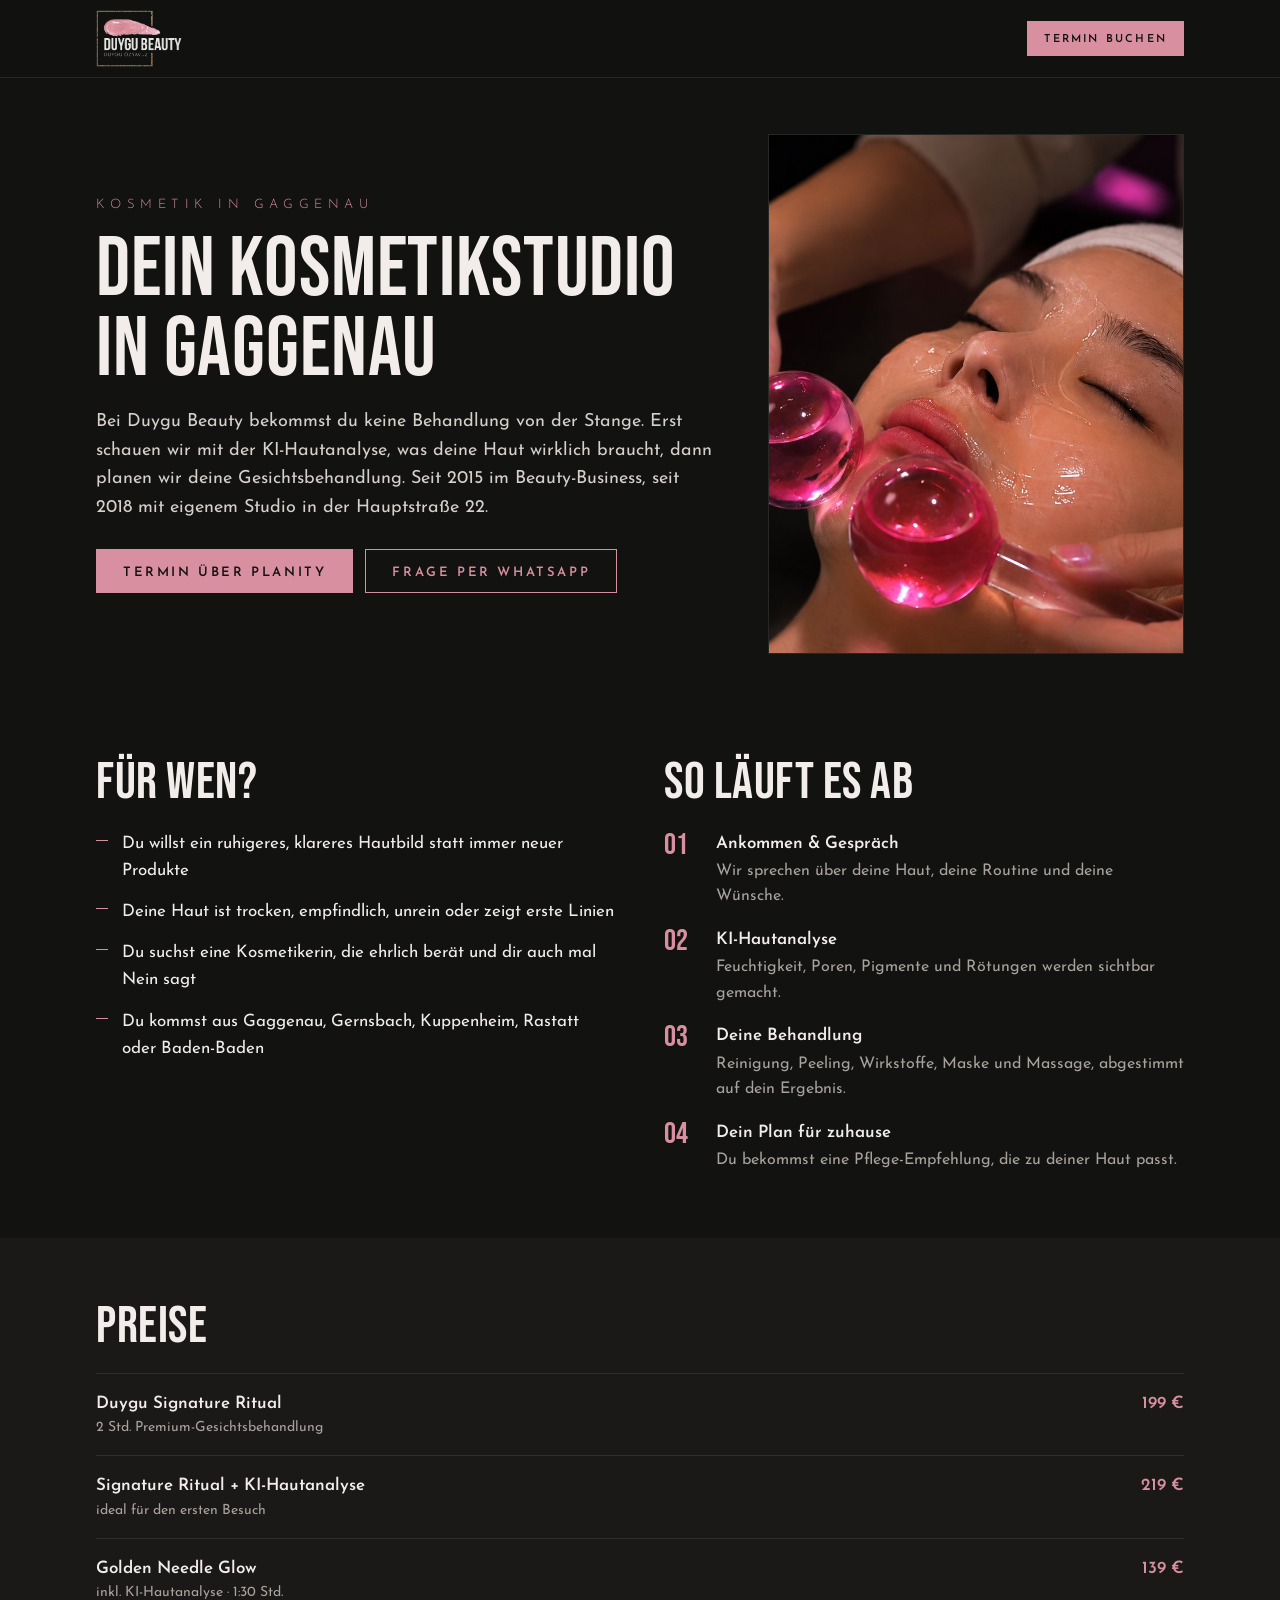
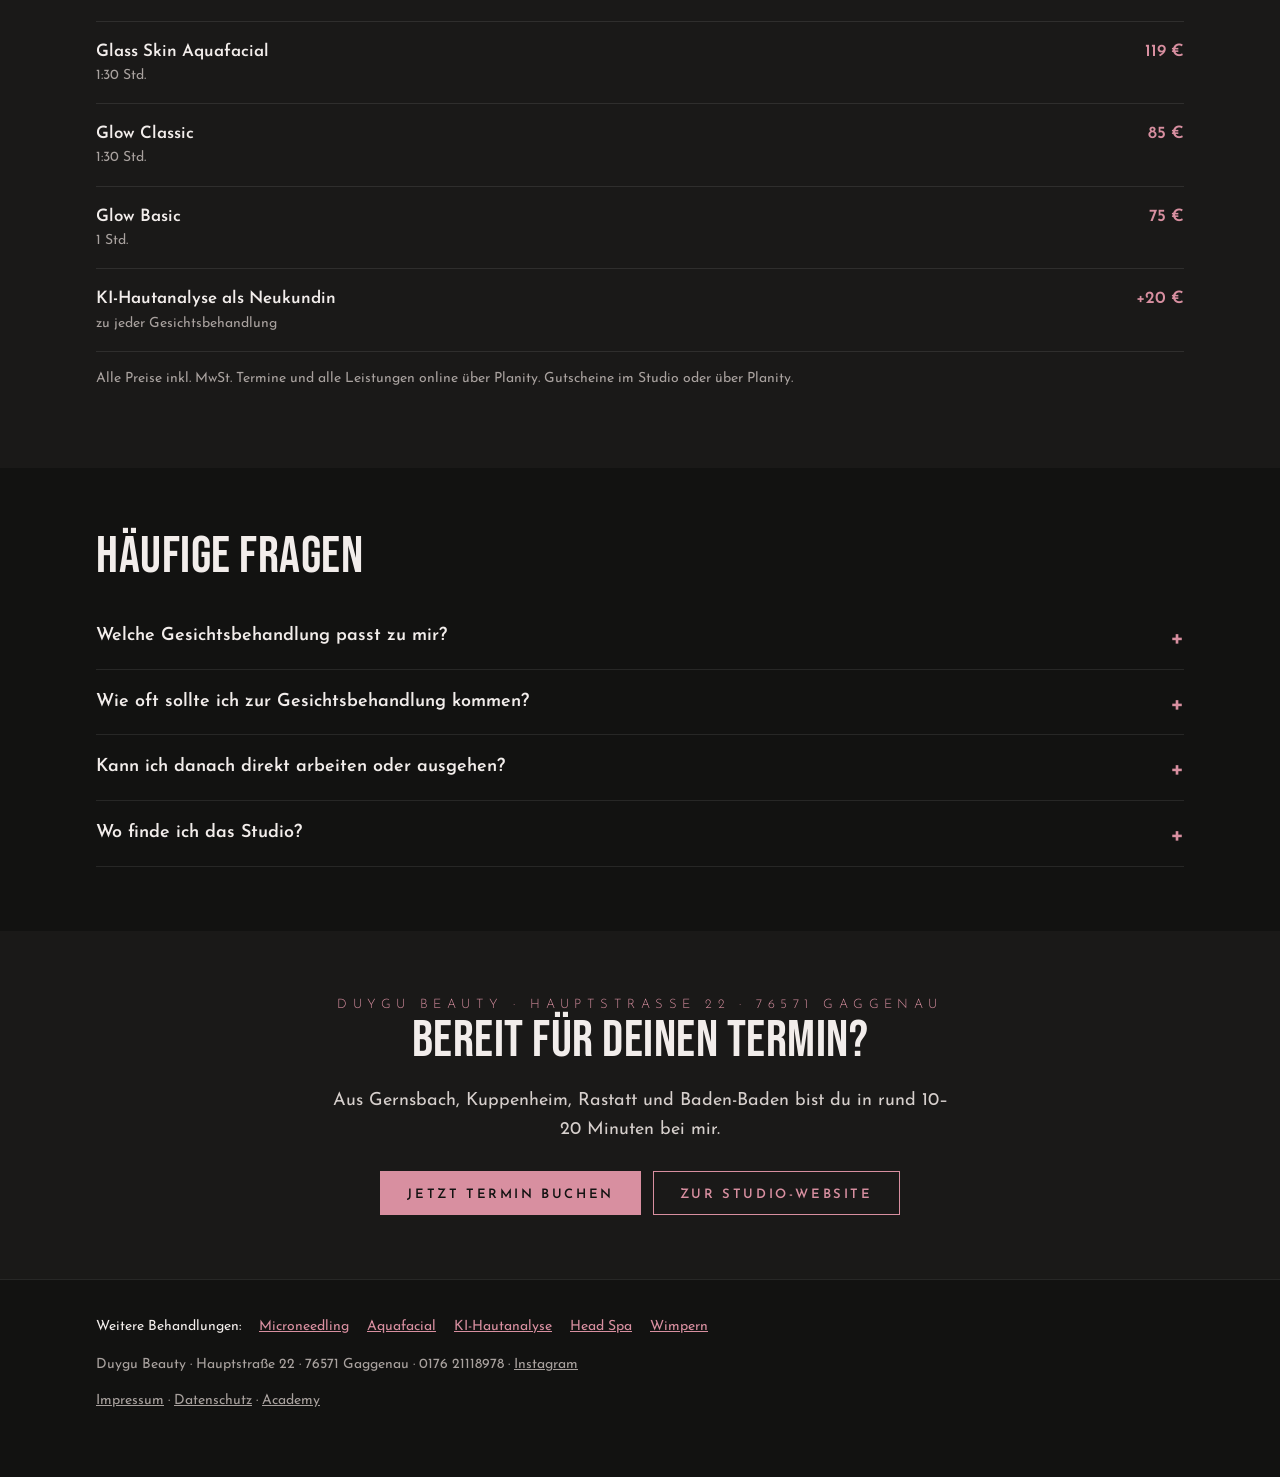
<file: studio/kosmetikstudio-gaggenau/index.html>
<!doctype html>
<html lang="de">
<head>
<meta charset="utf-8">
<meta name="viewport" content="width=device-width, initial-scale=1">
<title>Kosmetikstudio Gaggenau | Gesichtsbehandlungen mit KI-Hautanalyse | Duygu Beauty</title>
<meta name="description" content="Kosmetikstudio in Gaggenau: Gesichtsbehandlungen nach KI-Hautanalyse, Signature Ritual, Aquafacial und SU SKIN. Nahe Baden-Baden und Rastatt. Termin online über Planity.">
<link rel="canonical" href="https://duyguoezyavuz-star.github.io/academy/studio/kosmetikstudio-gaggenau/">
<meta property="og:title" content="Kosmetikstudio Gaggenau | Gesichtsbehandlungen mit KI-Hautanalyse | Duygu Beauty">
<meta property="og:description" content="Kosmetikstudio in Gaggenau: Gesichtsbehandlungen nach KI-Hautanalyse, Signature Ritual, Aquafacial und SU SKIN. Nahe Baden-Baden und Rastatt. Termin online über Planity.">
<meta property="og:type" content="website">
<meta property="og:url" content="https://duyguoezyavuz-star.github.io/academy/studio/kosmetikstudio-gaggenau/">
<meta property="og:locale" content="de_DE">
<script type="application/ld+json">[{"@context": "https://schema.org", "@type": "BeautySalon", "name": "Duygu Beauty", "url": "https://duyguoezyavuz-star.github.io/academy/studio/", "telephone": "+49 176 21118978", "image": "https://duyguoezyavuz-star.github.io/academy/studio/img/duygu-suskin.jpg", "address": {"@type": "PostalAddress", "streetAddress": "Hauptstraße 22", "postalCode": "76571", "addressLocality": "Gaggenau", "addressCountry": "DE"}, "geo": {"@type": "GeoCoordinates", "latitude": 48.8044335, "longitude": 8.3187388}, "areaServed": ["Gaggenau", "Gernsbach", "Kuppenheim", "Rastatt", "Baden-Baden", "Karlsruhe"], "sameAs": ["https://www.instagram.com/duyguoezyavuz/", "https://www.planity.com/de-DE/duygu-beauty-76571-gaggenau"]}, {"@context": "https://schema.org", "@type": "FAQPage", "mainEntity": [{"@type": "Question", "name": "Welche Gesichtsbehandlung passt zu mir?", "acceptedAnswer": {"@type": "Answer", "text": "Das zeigt dir die KI-Hautanalyse. Als Neukundin buchst du sie zu jeder Gesichtsbehandlung für nur 20 € dazu. Danach empfehle ich dir ehrlich, was deine Haut braucht."}}, {"@type": "Question", "name": "Wie oft sollte ich zur Gesichtsbehandlung kommen?", "acceptedAnswer": {"@type": "Answer", "text": "Für ein gepflegtes Hautbild empfehle ich alle 4–6 Wochen. Wenn du ein bestimmtes Ziel hast, planen wir eine Kur mit festen Abständen."}}, {"@type": "Question", "name": "Kann ich danach direkt arbeiten oder ausgehen?", "acceptedAnswer": {"@type": "Answer", "text": "Nach den meisten Gesichtsbehandlungen ja. Nur nach Microneedling und Säure-Peelings sollte die Haut 1–2 Tage Ruhe bekommen."}}, {"@type": "Question", "name": "Wo finde ich das Studio?", "acceptedAnswer": {"@type": "Answer", "text": "Duygu Beauty, Hauptstraße 22, 76571 Gaggenau. Aus Baden-Baden und Rastatt bist du in rund 20 Minuten da."}}]}]</script>
<style>
@font-face{font-family:'Bebas Neue';font-weight:400;font-display:swap;src:url(../fonts/bebas-neue-latin-400-normal.woff2) format('woff2')}
@font-face{font-family:'Josefin Sans';font-weight:300;font-display:swap;src:url(../fonts/josefin-sans-latin-300-normal.woff2) format('woff2')}
@font-face{font-family:'Josefin Sans';font-weight:400;font-display:swap;src:url(../fonts/josefin-sans-latin-400-normal.woff2) format('woff2')}
@font-face{font-family:'Josefin Sans';font-weight:600;font-display:swap;src:url(../fonts/josefin-sans-latin-600-normal.woff2) format('woff2')}
:root{--bg:#121211;--bg-2:#1A1918;--bg-3:#232120;--line:rgba(255,255,255,.09);--text:#F2EDEB;--muted:#A8A19E;--pink:#D88FA0;--pink-l:#E8B0BE}
*{box-sizing:border-box}html{background:var(--bg)}
body{margin:0;background:var(--bg);color:var(--text);font-family:"Josefin Sans",system-ui,sans-serif;font-size:17px;line-height:1.6}
a{color:var(--pink)}img{max-width:100%;display:block}
.wrap{max-width:1120px;margin:0 auto;padding:0 16px}
h1,h2{font-family:"Bebas Neue",Impact,sans-serif;font-weight:400;text-transform:uppercase;line-height:.95;margin:0;letter-spacing:.01em}
h1{font-size:clamp(44px,7vw,84px);margin:14px 0 18px}h2{font-size:clamp(34px,4.5vw,52px);margin:0 0 22px}
.eb{font-weight:300;font-size:13px;letter-spacing:.42em;text-transform:uppercase;color:var(--pink);margin:0}
.lead{color:#d6cfcc;font-size:18px;max-width:620px}
.top{position:sticky;top:0;z-index:5;background:rgba(18,18,17,.9);backdrop-filter:blur(8px);border-bottom:1px solid var(--line)}
.top .wrap{display:flex;justify-content:space-between;align-items:center;padding-top:10px;padding-bottom:10px}
.logo img{width:86px;height:auto}
.btn{display:inline-flex;align-items:center;justify-content:center;padding:16px 26px 13px;font:600 13px/1 "Josefin Sans",sans-serif;letter-spacing:.2em;text-transform:uppercase;text-decoration:none;border:1px solid var(--pink);background:var(--pink);color:var(--bg)}
.btn.ghost{background:transparent;color:var(--pink)}.btn.sm{padding:12px 16px 10px;font-size:11px}
.cta{display:flex;flex-wrap:wrap;gap:12px;margin-top:26px}.cta.center{justify-content:center}
.hero{padding:56px 0 40px}.grid{display:grid;grid-template-columns:1.2fr .8fr;gap:48px;align-items:center}
.hero figure{margin:0;aspect-ratio:4/5;overflow:hidden;border:1px solid var(--line)}.hero figure img{width:100%;height:100%;object-fit:cover}
.pad{padding:64px 0}.alt{background:var(--bg-2)}
.two{display:grid;grid-template-columns:1fr 1fr;gap:48px}
.check{list-style:none;padding:0;margin:0;display:grid;gap:14px}.check li{padding-left:26px;position:relative}
.check li::before{content:"";position:absolute;left:0;top:.6em;width:12px;height:1px;background:var(--pink)}
.steps{list-style:none;counter-reset:s;padding:0;margin:0;display:grid;gap:16px}
.steps li{counter-increment:s;display:grid;grid-template-columns:42px 1fr;gap:2px 10px}
.steps li::before{content:counter(s,decimal-leading-zero);grid-row:span 2;font-family:"Bebas Neue",Impact,sans-serif;font-size:30px;color:var(--pink);line-height:1}
.steps span{color:var(--muted);font-size:16px}
.prices{border-top:1px solid var(--line)}.prices .row{display:flex;justify-content:space-between;gap:16px;padding:16px 0;border-bottom:1px solid var(--line)}
.prices small{display:block;color:var(--muted);font-size:14px}.prices span{color:var(--pink);font-weight:600;white-space:nowrap}
.note{color:var(--muted);font-size:14px;margin-top:16px}
details{border-bottom:1px solid var(--line);padding:18px 0}summary{cursor:pointer;font-weight:600;font-size:18px;list-style:none;position:relative;padding-right:30px}
summary::after{content:"+";position:absolute;right:0;top:-4px;color:var(--pink);font-size:26px}details[open] summary::after{content:"–"}
details p{color:#d6cfcc;margin:12px 0 0}
.center{text-align:center}.center .lead{margin:16px auto 0}
footer{border-top:1px solid var(--line);padding:36px 0 50px;color:var(--muted);font-size:14px}footer a{color:var(--muted)}
.more{display:flex;flex-wrap:wrap;gap:10px 18px;margin-bottom:16px}.more span{color:var(--text)}.more a{color:var(--pink)}
@media (max-width:860px){.grid,.two{grid-template-columns:1fr;gap:32px}.hero{padding-top:32px}.hero figure{max-width:420px}}

</style>
</head>
<body>
<header class="top"><div class="wrap"><a href="../" class="logo"><img src="../img/logo-dark.png" alt="Duygu Beauty Gaggenau" width="1004" height="668"></a><a class="btn sm" href="https://www.planity.com/de-DE/duygu-beauty-76571-gaggenau" target="_blank" rel="noopener">Termin buchen</a></div></header>
<main>
<section class="hero"><div class="wrap grid">
  <div><p class="eb">Kosmetik in Gaggenau</p><h1>Dein Kosmetikstudio in Gaggenau</h1><p class="lead">Bei Duygu Beauty bekommst du keine Behandlung von der Stange. Erst schauen wir mit der KI-Hautanalyse, was deine Haut wirklich braucht, dann planen wir deine Gesichtsbehandlung. Seit 2015 im Beauty-Business, seit 2018 mit eigenem Studio in der Hauptstraße 22.</p>
  <div class="cta"><a class="btn" href="https://www.planity.com/de-DE/duygu-beauty-76571-gaggenau" target="_blank" rel="noopener">Termin über Planity</a><a class="btn ghost" href="https://wa.me/4917621118978" target="_blank" rel="noopener">Frage per WhatsApp</a></div></div>
  <figure><img src="../img/card-signature-v2.jpg" alt="Dein Kosmetikstudio in Gaggenau bei Duygu Beauty" loading="eager"></figure>
</div></section>
<section class="pad"><div class="wrap two">
  <div><h2>Für wen?</h2><ul class="check"><li>Du willst ein ruhigeres, klareres Hautbild statt immer neuer Produkte</li><li>Deine Haut ist trocken, empfindlich, unrein oder zeigt erste Linien</li><li>Du suchst eine Kosmetikerin, die ehrlich berät und dir auch mal Nein sagt</li><li>Du kommst aus Gaggenau, Gernsbach, Kuppenheim, Rastatt oder Baden-Baden</li></ul></div>
  <div><h2>So läuft es ab</h2><ol class="steps"><li><b>Ankommen &amp; Gespräch</b><span>Wir sprechen über deine Haut, deine Routine und deine Wünsche.</span></li><li><b>KI-Hautanalyse</b><span>Feuchtigkeit, Poren, Pigmente und Rötungen werden sichtbar gemacht.</span></li><li><b>Deine Behandlung</b><span>Reinigung, Peeling, Wirkstoffe, Maske und Massage, abgestimmt auf dein Ergebnis.</span></li><li><b>Dein Plan für zuhause</b><span>Du bekommst eine Pflege-Empfehlung, die zu deiner Haut passt.</span></li></ol></div>
</div></section>
<section class="pad alt"><div class="wrap"><h2>Preise</h2><div class="prices"><div class="row"><div><b>Duygu Signature Ritual</b><small>2 Std. Premium-Gesichtsbehandlung</small></div><span>199 €</span></div><div class="row"><div><b>Signature Ritual + KI-Hautanalyse</b><small>ideal für den ersten Besuch</small></div><span>219 €</span></div><div class="row"><div><b>Golden Needle Glow</b><small>inkl. KI-Hautanalyse · 1:30 Std.</small></div><span>139 €</span></div><div class="row"><div><b>Glass Skin Aquafacial</b><small>1:30 Std.</small></div><span>119 €</span></div><div class="row"><div><b>Glow Classic</b><small>1:30 Std.</small></div><span>85 €</span></div><div class="row"><div><b>Glow Basic</b><small>1 Std.</small></div><span>75 €</span></div><div class="row"><div><b>KI-Hautanalyse als Neukundin</b><small>zu jeder Gesichtsbehandlung</small></div><span>+20 €</span></div></div>
<p class="note">Alle Preise inkl. MwSt. Termine und alle Leistungen online über Planity. Gutscheine im Studio oder über Planity.</p></div></section>
<section class="pad"><div class="wrap"><h2>Häufige Fragen</h2><details><summary>Welche Gesichtsbehandlung passt zu mir?</summary><p>Das zeigt dir die KI-Hautanalyse. Als Neukundin buchst du sie zu jeder Gesichtsbehandlung für nur 20 € dazu. Danach empfehle ich dir ehrlich, was deine Haut braucht.</p></details><details><summary>Wie oft sollte ich zur Gesichtsbehandlung kommen?</summary><p>Für ein gepflegtes Hautbild empfehle ich alle 4–6 Wochen. Wenn du ein bestimmtes Ziel hast, planen wir eine Kur mit festen Abständen.</p></details><details><summary>Kann ich danach direkt arbeiten oder ausgehen?</summary><p>Nach den meisten Gesichtsbehandlungen ja. Nur nach Microneedling und Säure-Peelings sollte die Haut 1–2 Tage Ruhe bekommen.</p></details><details><summary>Wo finde ich das Studio?</summary><p>Duygu Beauty, Hauptstraße 22, 76571 Gaggenau. Aus Baden-Baden und Rastatt bist du in rund 20 Minuten da.</p></details></div></section>
<section class="pad alt end"><div class="wrap center"><p class="eb">Duygu Beauty · Hauptstraße 22 · 76571 Gaggenau</p><h2>Bereit für deinen Termin?</h2><p class="lead">Aus Gernsbach, Kuppenheim, Rastatt und Baden-Baden bist du in rund 10–20 Minuten bei mir.</p>
<div class="cta center"><a class="btn" href="https://www.planity.com/de-DE/duygu-beauty-76571-gaggenau" target="_blank" rel="noopener">Jetzt Termin buchen</a><a class="btn ghost" href="../">Zur Studio-Website</a></div></div></section>
</main>
<footer><div class="wrap"><nav class="more"><span>Weitere Behandlungen:</span><a href="../microneedling-gaggenau/">Microneedling</a><a href="../aquafacial-gaggenau/">Aquafacial</a><a href="../hautanalyse-gaggenau/">KI-Hautanalyse</a><a href="../head-spa-gaggenau/">Head Spa</a><a href="../wimpern-gaggenau/">Wimpern</a></nav>
<p>Duygu Beauty · Hauptstraße 22 · 76571 Gaggenau · 0176 21118978 · <a href="https://www.instagram.com/duyguoezyavuz/" target="_blank" rel="noopener">Instagram</a></p>
<p><a href="../../#impressum">Impressum</a> · <a href="../../#datenschutz">Datenschutz</a> · <a href="../../">Academy</a></p></div></footer>
</body>
</html>
</file>
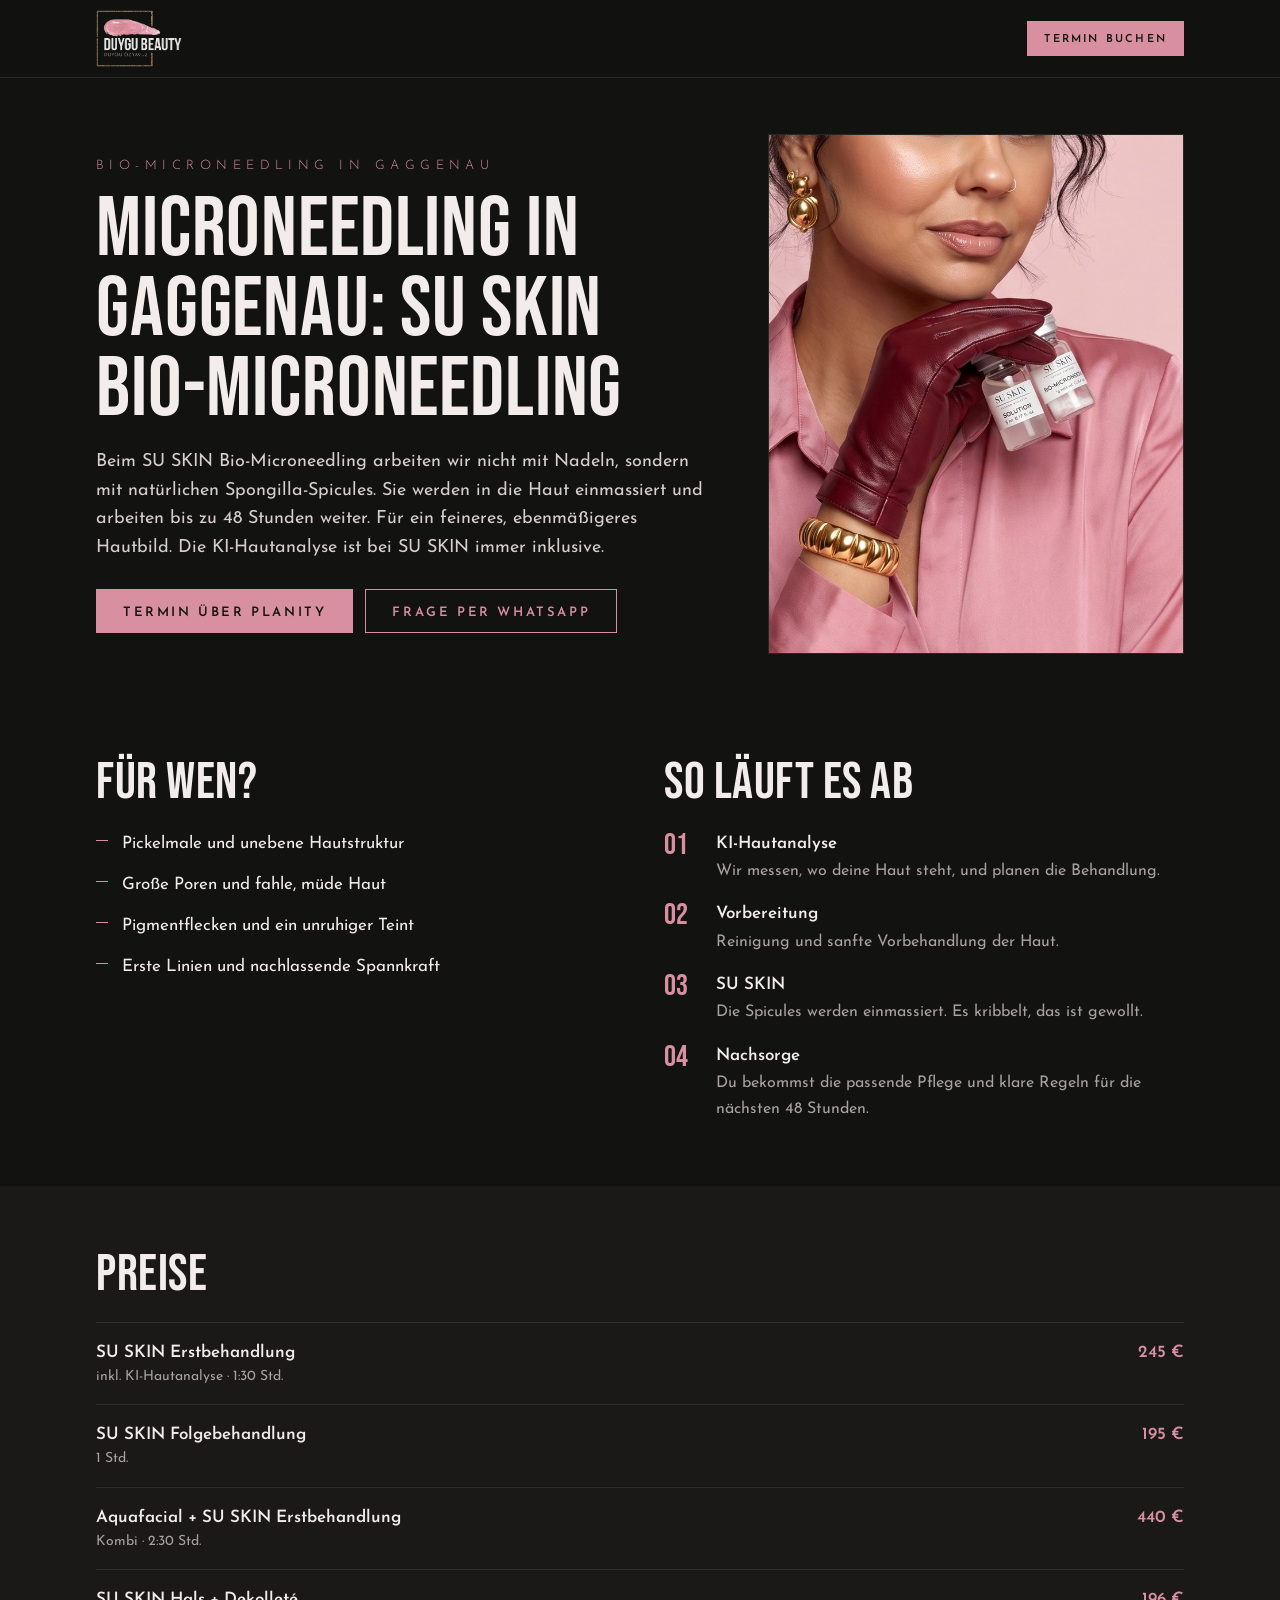
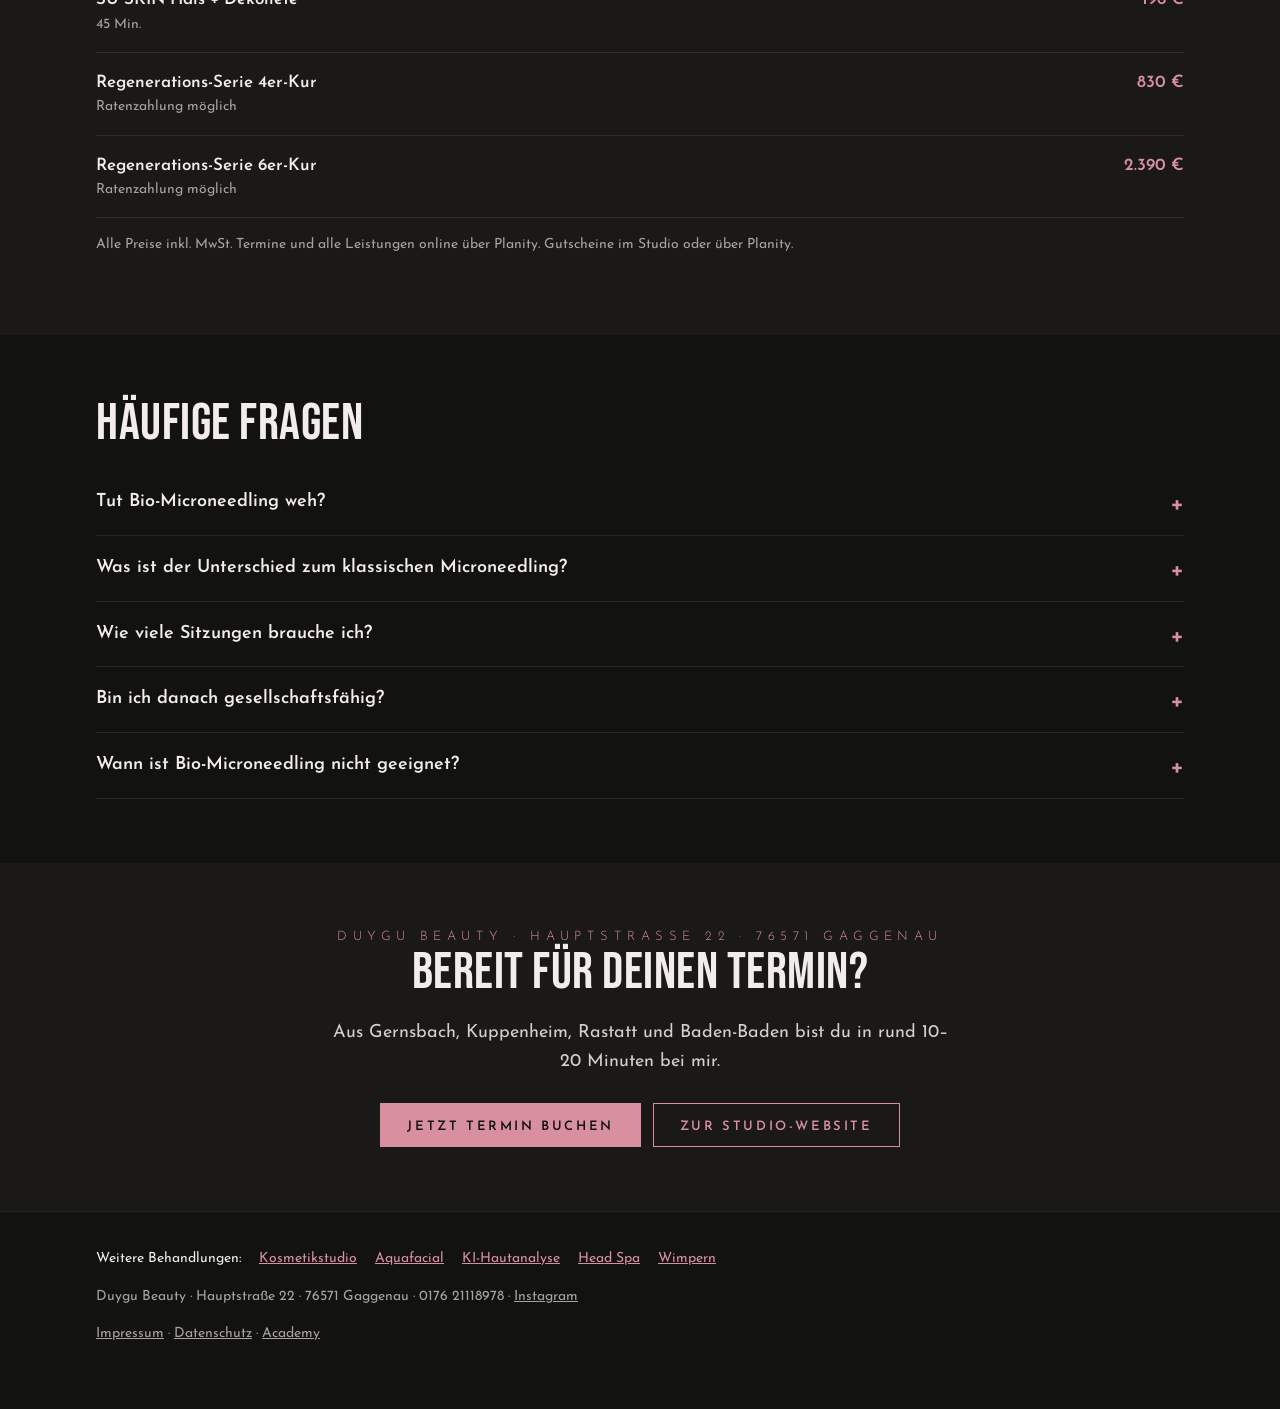
<file: studio/microneedling-gaggenau/index.html>
<!doctype html>
<html lang="de">
<head>
<meta charset="utf-8">
<meta name="viewport" content="width=device-width, initial-scale=1">
<title>Microneedling Gaggenau | SU SKIN Bio-Microneedling | Duygu Beauty</title>
<meta name="description" content="SU SKIN Bio-Microneedling in Gaggenau, nahe Baden-Baden und Rastatt: natürliche Spicules statt Nadeln, inklusive KI-Hautanalyse. Einzeln oder als 4er- und 6er-Kur.">
<link rel="canonical" href="https://duyguoezyavuz-star.github.io/academy/studio/microneedling-gaggenau/">
<meta property="og:title" content="Microneedling Gaggenau | SU SKIN Bio-Microneedling | Duygu Beauty">
<meta property="og:description" content="SU SKIN Bio-Microneedling in Gaggenau, nahe Baden-Baden und Rastatt: natürliche Spicules statt Nadeln, inklusive KI-Hautanalyse. Einzeln oder als 4er- und 6er-Kur.">
<meta property="og:type" content="website">
<meta property="og:url" content="https://duyguoezyavuz-star.github.io/academy/studio/microneedling-gaggenau/">
<meta property="og:locale" content="de_DE">
<script type="application/ld+json">[{"@context": "https://schema.org", "@type": "BeautySalon", "name": "Duygu Beauty", "url": "https://duyguoezyavuz-star.github.io/academy/studio/", "telephone": "+49 176 21118978", "image": "https://duyguoezyavuz-star.github.io/academy/studio/img/duygu-suskin.jpg", "address": {"@type": "PostalAddress", "streetAddress": "Hauptstraße 22", "postalCode": "76571", "addressLocality": "Gaggenau", "addressCountry": "DE"}, "geo": {"@type": "GeoCoordinates", "latitude": 48.8044335, "longitude": 8.3187388}, "areaServed": ["Gaggenau", "Gernsbach", "Kuppenheim", "Rastatt", "Baden-Baden", "Karlsruhe"], "sameAs": ["https://www.instagram.com/duyguoezyavuz/", "https://www.planity.com/de-DE/duygu-beauty-76571-gaggenau"]}, {"@context": "https://schema.org", "@type": "FAQPage", "mainEntity": [{"@type": "Question", "name": "Tut Bio-Microneedling weh?", "acceptedAnswer": {"@type": "Answer", "text": "Nein, die meisten beschreiben es als Kribbeln oder Prickeln. Es fühlt sich an wie ein intensives Peeling."}}, {"@type": "Question", "name": "Was ist der Unterschied zum klassischen Microneedling?", "acceptedAnswer": {"@type": "Answer", "text": "Statt Nadeln arbeiten natürliche Mikro-Spicules aus einem Süßwasserschwamm. Sie bleiben bis zu 48 Stunden in der Haut und regen sie in dieser Zeit weiter an."}}, {"@type": "Question", "name": "Wie viele Sitzungen brauche ich?", "acceptedAnswer": {"@type": "Answer", "text": "Für ein sichtbares Ergebnis empfehle ich eine Kur aus 4 oder 6 Sitzungen im Abstand von etwa 4 Wochen. Welche passt, zeigt dir die Hautanalyse."}}, {"@type": "Question", "name": "Bin ich danach gesellschaftsfähig?", "acceptedAnswer": {"@type": "Answer", "text": "Die Haut kann leicht gerötet sein und sich wie nach einem Sonnenbad anfühlen. 48 Stunden lang bitte kein Make-up, keine Sauna, kein Sport und keine Wirkstoffe wie Säuren oder Retinol."}}, {"@type": "Question", "name": "Wann ist Bio-Microneedling nicht geeignet?", "acceptedAnswer": {"@type": "Answer", "text": "Zum Beispiel in der Schwangerschaft oder bei akuten Entzündungen. Das klären wir vor jeder Behandlung im Gespräch."}}]}]</script>
<style>
@font-face{font-family:'Bebas Neue';font-weight:400;font-display:swap;src:url(../fonts/bebas-neue-latin-400-normal.woff2) format('woff2')}
@font-face{font-family:'Josefin Sans';font-weight:300;font-display:swap;src:url(../fonts/josefin-sans-latin-300-normal.woff2) format('woff2')}
@font-face{font-family:'Josefin Sans';font-weight:400;font-display:swap;src:url(../fonts/josefin-sans-latin-400-normal.woff2) format('woff2')}
@font-face{font-family:'Josefin Sans';font-weight:600;font-display:swap;src:url(../fonts/josefin-sans-latin-600-normal.woff2) format('woff2')}
:root{--bg:#121211;--bg-2:#1A1918;--bg-3:#232120;--line:rgba(255,255,255,.09);--text:#F2EDEB;--muted:#A8A19E;--pink:#D88FA0;--pink-l:#E8B0BE}
*{box-sizing:border-box}html{background:var(--bg)}
body{margin:0;background:var(--bg);color:var(--text);font-family:"Josefin Sans",system-ui,sans-serif;font-size:17px;line-height:1.6}
a{color:var(--pink)}img{max-width:100%;display:block}
.wrap{max-width:1120px;margin:0 auto;padding:0 16px}
h1,h2{font-family:"Bebas Neue",Impact,sans-serif;font-weight:400;text-transform:uppercase;line-height:.95;margin:0;letter-spacing:.01em}
h1{font-size:clamp(44px,7vw,84px);margin:14px 0 18px}h2{font-size:clamp(34px,4.5vw,52px);margin:0 0 22px}
.eb{font-weight:300;font-size:13px;letter-spacing:.42em;text-transform:uppercase;color:var(--pink);margin:0}
.lead{color:#d6cfcc;font-size:18px;max-width:620px}
.top{position:sticky;top:0;z-index:5;background:rgba(18,18,17,.9);backdrop-filter:blur(8px);border-bottom:1px solid var(--line)}
.top .wrap{display:flex;justify-content:space-between;align-items:center;padding-top:10px;padding-bottom:10px}
.logo img{width:86px;height:auto}
.btn{display:inline-flex;align-items:center;justify-content:center;padding:16px 26px 13px;font:600 13px/1 "Josefin Sans",sans-serif;letter-spacing:.2em;text-transform:uppercase;text-decoration:none;border:1px solid var(--pink);background:var(--pink);color:var(--bg)}
.btn.ghost{background:transparent;color:var(--pink)}.btn.sm{padding:12px 16px 10px;font-size:11px}
.cta{display:flex;flex-wrap:wrap;gap:12px;margin-top:26px}.cta.center{justify-content:center}
.hero{padding:56px 0 40px}.grid{display:grid;grid-template-columns:1.2fr .8fr;gap:48px;align-items:center}
.hero figure{margin:0;aspect-ratio:4/5;overflow:hidden;border:1px solid var(--line)}.hero figure img{width:100%;height:100%;object-fit:cover}
.pad{padding:64px 0}.alt{background:var(--bg-2)}
.two{display:grid;grid-template-columns:1fr 1fr;gap:48px}
.check{list-style:none;padding:0;margin:0;display:grid;gap:14px}.check li{padding-left:26px;position:relative}
.check li::before{content:"";position:absolute;left:0;top:.6em;width:12px;height:1px;background:var(--pink)}
.steps{list-style:none;counter-reset:s;padding:0;margin:0;display:grid;gap:16px}
.steps li{counter-increment:s;display:grid;grid-template-columns:42px 1fr;gap:2px 10px}
.steps li::before{content:counter(s,decimal-leading-zero);grid-row:span 2;font-family:"Bebas Neue",Impact,sans-serif;font-size:30px;color:var(--pink);line-height:1}
.steps span{color:var(--muted);font-size:16px}
.prices{border-top:1px solid var(--line)}.prices .row{display:flex;justify-content:space-between;gap:16px;padding:16px 0;border-bottom:1px solid var(--line)}
.prices small{display:block;color:var(--muted);font-size:14px}.prices span{color:var(--pink);font-weight:600;white-space:nowrap}
.note{color:var(--muted);font-size:14px;margin-top:16px}
details{border-bottom:1px solid var(--line);padding:18px 0}summary{cursor:pointer;font-weight:600;font-size:18px;list-style:none;position:relative;padding-right:30px}
summary::after{content:"+";position:absolute;right:0;top:-4px;color:var(--pink);font-size:26px}details[open] summary::after{content:"–"}
details p{color:#d6cfcc;margin:12px 0 0}
.center{text-align:center}.center .lead{margin:16px auto 0}
footer{border-top:1px solid var(--line);padding:36px 0 50px;color:var(--muted);font-size:14px}footer a{color:var(--muted)}
.more{display:flex;flex-wrap:wrap;gap:10px 18px;margin-bottom:16px}.more span{color:var(--text)}.more a{color:var(--pink)}
@media (max-width:860px){.grid,.two{grid-template-columns:1fr;gap:32px}.hero{padding-top:32px}.hero figure{max-width:420px}}

</style>
</head>
<body>
<header class="top"><div class="wrap"><a href="../" class="logo"><img src="../img/logo-dark.png" alt="Duygu Beauty Gaggenau" width="1004" height="668"></a><a class="btn sm" href="https://www.planity.com/de-DE/duygu-beauty-76571-gaggenau" target="_blank" rel="noopener">Termin buchen</a></div></header>
<main>
<section class="hero"><div class="wrap grid">
  <div><p class="eb">Bio-Microneedling in Gaggenau</p><h1>Microneedling in Gaggenau: SU SKIN Bio-Microneedling</h1><p class="lead">Beim SU SKIN Bio-Microneedling arbeiten wir nicht mit Nadeln, sondern mit natürlichen Spongilla-Spicules. Sie werden in die Haut einmassiert und arbeiten bis zu 48 Stunden weiter. Für ein feineres, ebenmäßigeres Hautbild. Die KI-Hautanalyse ist bei SU SKIN immer inklusive.</p>
  <div class="cta"><a class="btn" href="https://www.planity.com/de-DE/duygu-beauty-76571-gaggenau" target="_blank" rel="noopener">Termin über Planity</a><a class="btn ghost" href="https://wa.me/4917621118978" target="_blank" rel="noopener">Frage per WhatsApp</a></div></div>
  <figure><img src="../img/card-suskin.jpg" alt="Microneedling in Gaggenau: SU SKIN Bio-Microneedling bei Duygu Beauty" loading="eager"></figure>
</div></section>
<section class="pad"><div class="wrap two">
  <div><h2>Für wen?</h2><ul class="check"><li>Pickelmale und unebene Hautstruktur</li><li>Große Poren und fahle, müde Haut</li><li>Pigmentflecken und ein unruhiger Teint</li><li>Erste Linien und nachlassende Spannkraft</li></ul></div>
  <div><h2>So läuft es ab</h2><ol class="steps"><li><b>KI-Hautanalyse</b><span>Wir messen, wo deine Haut steht, und planen die Behandlung.</span></li><li><b>Vorbereitung</b><span>Reinigung und sanfte Vorbehandlung der Haut.</span></li><li><b>SU SKIN</b><span>Die Spicules werden einmassiert. Es kribbelt, das ist gewollt.</span></li><li><b>Nachsorge</b><span>Du bekommst die passende Pflege und klare Regeln für die nächsten 48 Stunden.</span></li></ol></div>
</div></section>
<section class="pad alt"><div class="wrap"><h2>Preise</h2><div class="prices"><div class="row"><div><b>SU SKIN Erstbehandlung</b><small>inkl. KI-Hautanalyse · 1:30 Std.</small></div><span>245 €</span></div><div class="row"><div><b>SU SKIN Folgebehandlung</b><small>1 Std.</small></div><span>195 €</span></div><div class="row"><div><b>Aquafacial + SU SKIN Erstbehandlung</b><small>Kombi · 2:30 Std.</small></div><span>440 €</span></div><div class="row"><div><b>SU SKIN Hals + Dekolleté</b><small>45 Min.</small></div><span>196 €</span></div><div class="row"><div><b>Regenerations-Serie 4er-Kur</b><small>Ratenzahlung möglich</small></div><span>830 €</span></div><div class="row"><div><b>Regenerations-Serie 6er-Kur</b><small>Ratenzahlung möglich</small></div><span>2.390 €</span></div></div>
<p class="note">Alle Preise inkl. MwSt. Termine und alle Leistungen online über Planity. Gutscheine im Studio oder über Planity.</p></div></section>
<section class="pad"><div class="wrap"><h2>Häufige Fragen</h2><details><summary>Tut Bio-Microneedling weh?</summary><p>Nein, die meisten beschreiben es als Kribbeln oder Prickeln. Es fühlt sich an wie ein intensives Peeling.</p></details><details><summary>Was ist der Unterschied zum klassischen Microneedling?</summary><p>Statt Nadeln arbeiten natürliche Mikro-Spicules aus einem Süßwasserschwamm. Sie bleiben bis zu 48 Stunden in der Haut und regen sie in dieser Zeit weiter an.</p></details><details><summary>Wie viele Sitzungen brauche ich?</summary><p>Für ein sichtbares Ergebnis empfehle ich eine Kur aus 4 oder 6 Sitzungen im Abstand von etwa 4 Wochen. Welche passt, zeigt dir die Hautanalyse.</p></details><details><summary>Bin ich danach gesellschaftsfähig?</summary><p>Die Haut kann leicht gerötet sein und sich wie nach einem Sonnenbad anfühlen. 48 Stunden lang bitte kein Make-up, keine Sauna, kein Sport und keine Wirkstoffe wie Säuren oder Retinol.</p></details><details><summary>Wann ist Bio-Microneedling nicht geeignet?</summary><p>Zum Beispiel in der Schwangerschaft oder bei akuten Entzündungen. Das klären wir vor jeder Behandlung im Gespräch.</p></details></div></section>
<section class="pad alt end"><div class="wrap center"><p class="eb">Duygu Beauty · Hauptstraße 22 · 76571 Gaggenau</p><h2>Bereit für deinen Termin?</h2><p class="lead">Aus Gernsbach, Kuppenheim, Rastatt und Baden-Baden bist du in rund 10–20 Minuten bei mir.</p>
<div class="cta center"><a class="btn" href="https://www.planity.com/de-DE/duygu-beauty-76571-gaggenau" target="_blank" rel="noopener">Jetzt Termin buchen</a><a class="btn ghost" href="../">Zur Studio-Website</a></div></div></section>
</main>
<footer><div class="wrap"><nav class="more"><span>Weitere Behandlungen:</span><a href="../kosmetikstudio-gaggenau/">Kosmetikstudio</a><a href="../aquafacial-gaggenau/">Aquafacial</a><a href="../hautanalyse-gaggenau/">KI-Hautanalyse</a><a href="../head-spa-gaggenau/">Head Spa</a><a href="../wimpern-gaggenau/">Wimpern</a></nav>
<p>Duygu Beauty · Hauptstraße 22 · 76571 Gaggenau · 0176 21118978 · <a href="https://www.instagram.com/duyguoezyavuz/" target="_blank" rel="noopener">Instagram</a></p>
<p><a href="../../#impressum">Impressum</a> · <a href="../../#datenschutz">Datenschutz</a> · <a href="../../">Academy</a></p></div></footer>
</body>
</html>
</file>
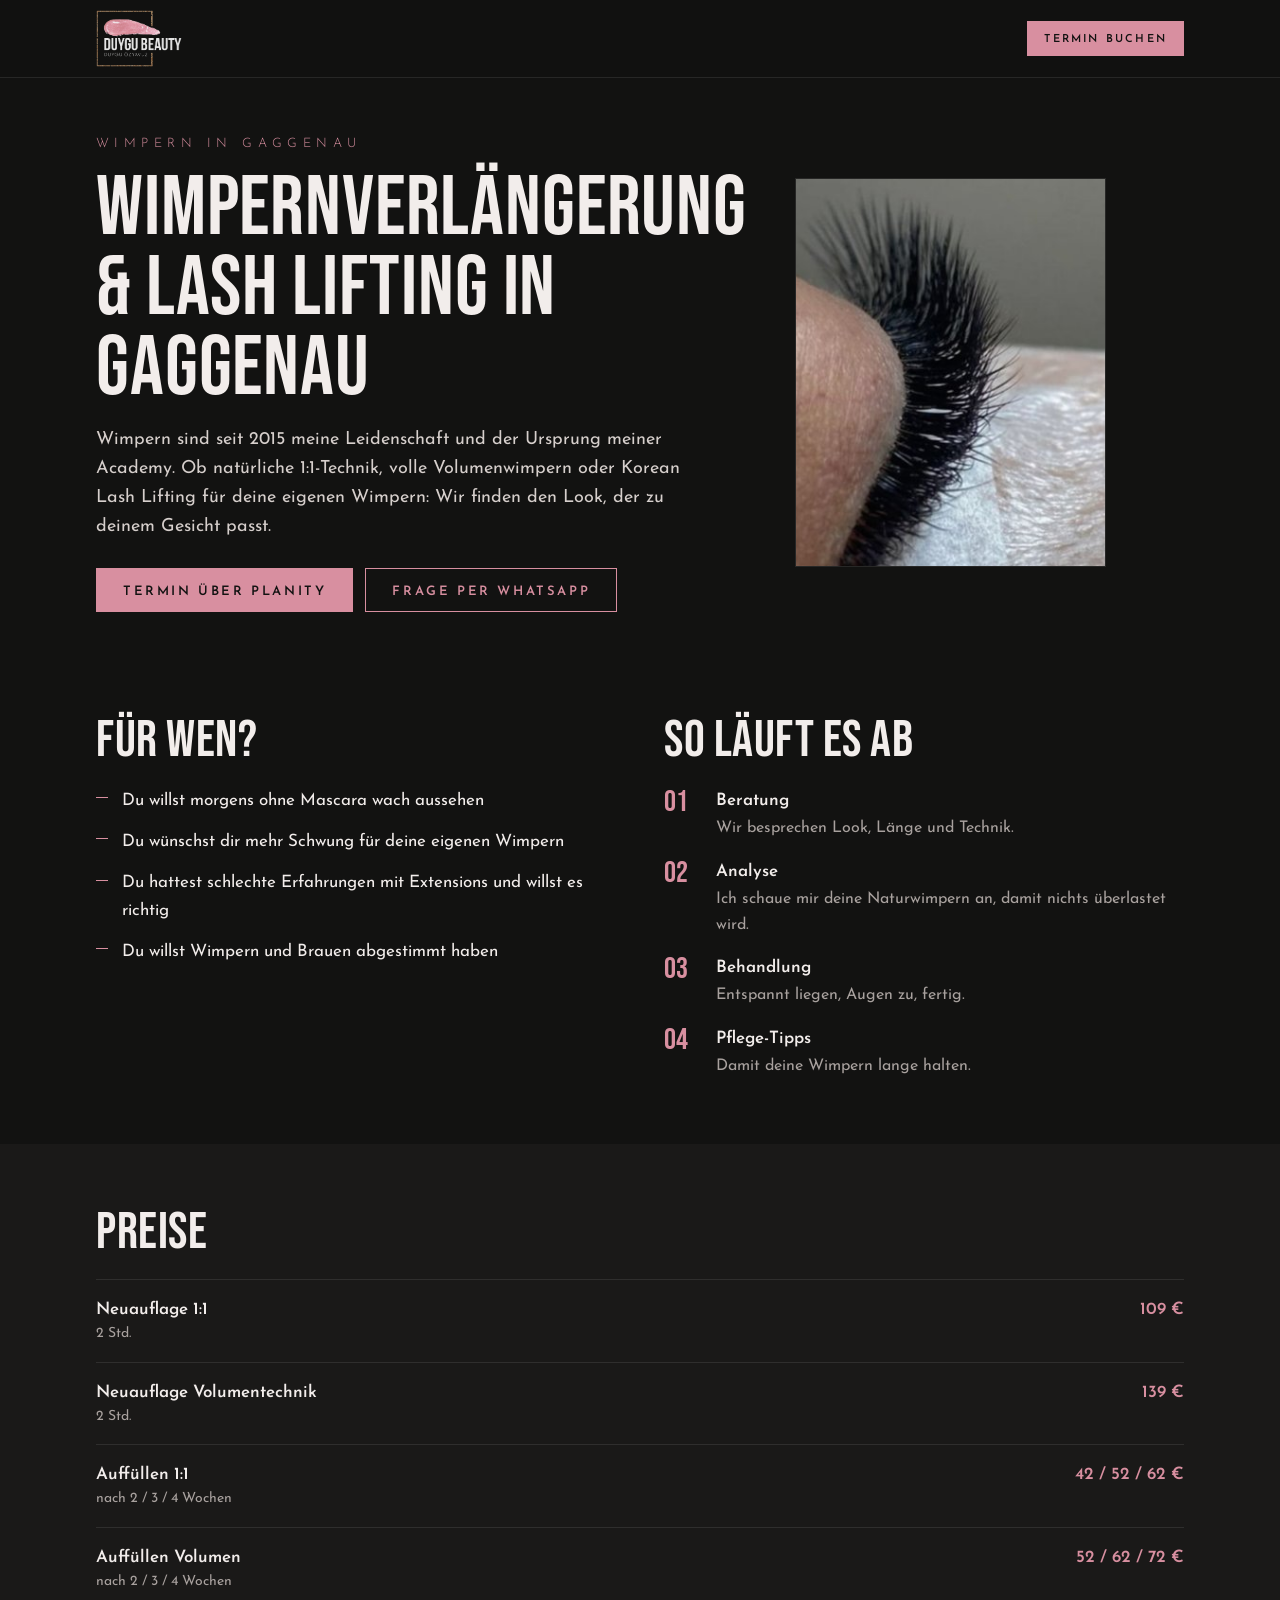
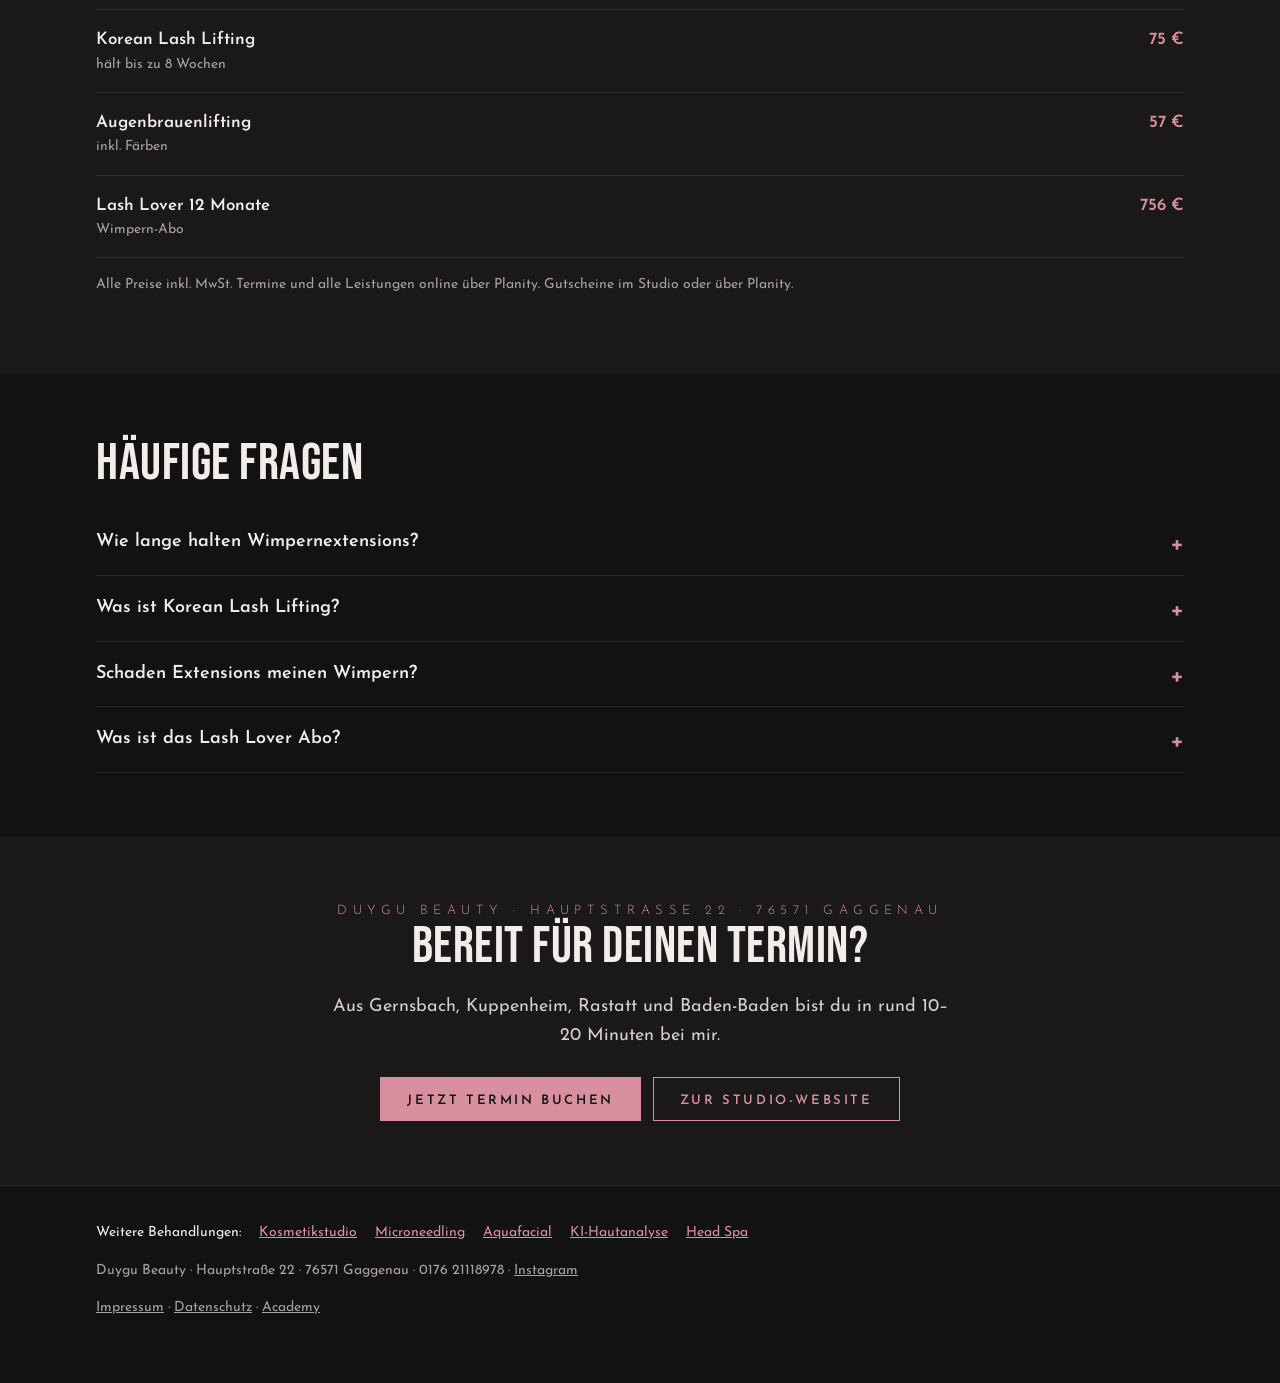
<file: studio/wimpern-gaggenau/index.html>
<!doctype html>
<html lang="de">
<head>
<meta charset="utf-8">
<meta name="viewport" content="width=device-width, initial-scale=1">
<title>Wimpernverlängerung &amp; Lash Lifting Gaggenau | Duygu Beauty</title>
<meta name="description" content="Wimpernverlängerung in 1:1- und Volumentechnik, Korean Lash Lifting und Brow Lifting in Gaggenau, nahe Baden-Baden und Rastatt. Seit 2015 Wimpern-Expertin.">
<link rel="canonical" href="https://duyguoezyavuz-star.github.io/academy/studio/wimpern-gaggenau/">
<meta property="og:title" content="Wimpernverlängerung &amp; Lash Lifting Gaggenau | Duygu Beauty">
<meta property="og:description" content="Wimpernverlängerung in 1:1- und Volumentechnik, Korean Lash Lifting und Brow Lifting in Gaggenau, nahe Baden-Baden und Rastatt. Seit 2015 Wimpern-Expertin.">
<meta property="og:type" content="website">
<meta property="og:url" content="https://duyguoezyavuz-star.github.io/academy/studio/wimpern-gaggenau/">
<meta property="og:locale" content="de_DE">
<script type="application/ld+json">[{"@context": "https://schema.org", "@type": "BeautySalon", "name": "Duygu Beauty", "url": "https://duyguoezyavuz-star.github.io/academy/studio/", "telephone": "+49 176 21118978", "image": "https://duyguoezyavuz-star.github.io/academy/studio/img/duygu-suskin.jpg", "address": {"@type": "PostalAddress", "streetAddress": "Hauptstraße 22", "postalCode": "76571", "addressLocality": "Gaggenau", "addressCountry": "DE"}, "geo": {"@type": "GeoCoordinates", "latitude": 48.8044335, "longitude": 8.3187388}, "areaServed": ["Gaggenau", "Gernsbach", "Kuppenheim", "Rastatt", "Baden-Baden", "Karlsruhe"], "sameAs": ["https://www.instagram.com/duyguoezyavuz/", "https://www.planity.com/de-DE/duygu-beauty-76571-gaggenau"]}, {"@context": "https://schema.org", "@type": "FAQPage", "mainEntity": [{"@type": "Question", "name": "Wie lange halten Wimpernextensions?", "acceptedAnswer": {"@type": "Answer", "text": "Mit Auffüllen alle 2–4 Wochen dauerhaft. Wie lange einzelne Wimpern halten, hängt von deinem natürlichen Wimpernzyklus ab."}}, {"@type": "Question", "name": "Was ist Korean Lash Lifting?", "acceptedAnswer": {"@type": "Answer", "text": "Deine eigenen Wimpern bekommen einen natürlichen Schwung, der bis zu 8 Wochen hält. Ohne Extensions und mit wenig Pflegeaufwand."}}, {"@type": "Question", "name": "Schaden Extensions meinen Wimpern?", "acceptedAnswer": {"@type": "Answer", "text": "Richtig angelegt nicht. Ich wähle Länge und Stärke passend zu deinen Naturwimpern."}}, {"@type": "Question", "name": "Was ist das Lash Lover Abo?", "acceptedAnswer": {"@type": "Answer", "text": "Dein Wimpern-Abo für 12 Monate. Die Details erkläre ich dir gern persönlich."}}]}]</script>
<style>
@font-face{font-family:'Bebas Neue';font-weight:400;font-display:swap;src:url(../fonts/bebas-neue-latin-400-normal.woff2) format('woff2')}
@font-face{font-family:'Josefin Sans';font-weight:300;font-display:swap;src:url(../fonts/josefin-sans-latin-300-normal.woff2) format('woff2')}
@font-face{font-family:'Josefin Sans';font-weight:400;font-display:swap;src:url(../fonts/josefin-sans-latin-400-normal.woff2) format('woff2')}
@font-face{font-family:'Josefin Sans';font-weight:600;font-display:swap;src:url(../fonts/josefin-sans-latin-600-normal.woff2) format('woff2')}
:root{--bg:#121211;--bg-2:#1A1918;--bg-3:#232120;--line:rgba(255,255,255,.09);--text:#F2EDEB;--muted:#A8A19E;--pink:#D88FA0;--pink-l:#E8B0BE}
*{box-sizing:border-box}html{background:var(--bg)}
body{margin:0;background:var(--bg);color:var(--text);font-family:"Josefin Sans",system-ui,sans-serif;font-size:17px;line-height:1.6}
a{color:var(--pink)}img{max-width:100%;display:block}
.wrap{max-width:1120px;margin:0 auto;padding:0 16px}
h1,h2{font-family:"Bebas Neue",Impact,sans-serif;font-weight:400;text-transform:uppercase;line-height:.95;margin:0;letter-spacing:.01em}
h1{font-size:clamp(44px,7vw,84px);margin:14px 0 18px}h2{font-size:clamp(34px,4.5vw,52px);margin:0 0 22px}
.eb{font-weight:300;font-size:13px;letter-spacing:.42em;text-transform:uppercase;color:var(--pink);margin:0}
.lead{color:#d6cfcc;font-size:18px;max-width:620px}
.top{position:sticky;top:0;z-index:5;background:rgba(18,18,17,.9);backdrop-filter:blur(8px);border-bottom:1px solid var(--line)}
.top .wrap{display:flex;justify-content:space-between;align-items:center;padding-top:10px;padding-bottom:10px}
.logo img{width:86px;height:auto}
.btn{display:inline-flex;align-items:center;justify-content:center;padding:16px 26px 13px;font:600 13px/1 "Josefin Sans",sans-serif;letter-spacing:.2em;text-transform:uppercase;text-decoration:none;border:1px solid var(--pink);background:var(--pink);color:var(--bg)}
.btn.ghost{background:transparent;color:var(--pink)}.btn.sm{padding:12px 16px 10px;font-size:11px}
.cta{display:flex;flex-wrap:wrap;gap:12px;margin-top:26px}.cta.center{justify-content:center}
.hero{padding:56px 0 40px}.grid{display:grid;grid-template-columns:1.2fr .8fr;gap:48px;align-items:center}
.hero figure{margin:0;aspect-ratio:4/5;overflow:hidden;border:1px solid var(--line)}.hero figure img{width:100%;height:100%;object-fit:cover}
.pad{padding:64px 0}.alt{background:var(--bg-2)}
.two{display:grid;grid-template-columns:1fr 1fr;gap:48px}
.check{list-style:none;padding:0;margin:0;display:grid;gap:14px}.check li{padding-left:26px;position:relative}
.check li::before{content:"";position:absolute;left:0;top:.6em;width:12px;height:1px;background:var(--pink)}
.steps{list-style:none;counter-reset:s;padding:0;margin:0;display:grid;gap:16px}
.steps li{counter-increment:s;display:grid;grid-template-columns:42px 1fr;gap:2px 10px}
.steps li::before{content:counter(s,decimal-leading-zero);grid-row:span 2;font-family:"Bebas Neue",Impact,sans-serif;font-size:30px;color:var(--pink);line-height:1}
.steps span{color:var(--muted);font-size:16px}
.prices{border-top:1px solid var(--line)}.prices .row{display:flex;justify-content:space-between;gap:16px;padding:16px 0;border-bottom:1px solid var(--line)}
.prices small{display:block;color:var(--muted);font-size:14px}.prices span{color:var(--pink);font-weight:600;white-space:nowrap}
.note{color:var(--muted);font-size:14px;margin-top:16px}
details{border-bottom:1px solid var(--line);padding:18px 0}summary{cursor:pointer;font-weight:600;font-size:18px;list-style:none;position:relative;padding-right:30px}
summary::after{content:"+";position:absolute;right:0;top:-4px;color:var(--pink);font-size:26px}details[open] summary::after{content:"–"}
details p{color:#d6cfcc;margin:12px 0 0}
.center{text-align:center}.center .lead{margin:16px auto 0}
footer{border-top:1px solid var(--line);padding:36px 0 50px;color:var(--muted);font-size:14px}footer a{color:var(--muted)}
.more{display:flex;flex-wrap:wrap;gap:10px 18px;margin-bottom:16px}.more span{color:var(--text)}.more a{color:var(--pink)}
@media (max-width:860px){.grid,.two{grid-template-columns:1fr;gap:32px}.hero{padding-top:32px}.hero figure{max-width:420px}}

</style>
</head>
<body>
<header class="top"><div class="wrap"><a href="../" class="logo"><img src="../img/logo-dark.png" alt="Duygu Beauty Gaggenau" width="1004" height="668"></a><a class="btn sm" href="https://www.planity.com/de-DE/duygu-beauty-76571-gaggenau" target="_blank" rel="noopener">Termin buchen</a></div></header>
<main>
<section class="hero"><div class="wrap grid">
  <div><p class="eb">Wimpern in Gaggenau</p><h1>Wimpernverlängerung &amp; Lash Lifting in Gaggenau</h1><p class="lead">Wimpern sind seit 2015 meine Leidenschaft und der Ursprung meiner Academy. Ob natürliche 1:1-Technik, volle Volumenwimpern oder Korean Lash Lifting für deine eigenen Wimpern: Wir finden den Look, der zu deinem Gesicht passt.</p>
  <div class="cta"><a class="btn" href="https://www.planity.com/de-DE/duygu-beauty-76571-gaggenau" target="_blank" rel="noopener">Termin über Planity</a><a class="btn ghost" href="https://wa.me/4917621118978" target="_blank" rel="noopener">Frage per WhatsApp</a></div></div>
  <figure><img src="../../lash1.jpg" alt="Wimpernverlängerung &amp; Lash Lifting in Gaggenau bei Duygu Beauty" loading="eager"></figure>
</div></section>
<section class="pad"><div class="wrap two">
  <div><h2>Für wen?</h2><ul class="check"><li>Du willst morgens ohne Mascara wach aussehen</li><li>Du wünschst dir mehr Schwung für deine eigenen Wimpern</li><li>Du hattest schlechte Erfahrungen mit Extensions und willst es richtig</li><li>Du willst Wimpern und Brauen abgestimmt haben</li></ul></div>
  <div><h2>So läuft es ab</h2><ol class="steps"><li><b>Beratung</b><span>Wir besprechen Look, Länge und Technik.</span></li><li><b>Analyse</b><span>Ich schaue mir deine Naturwimpern an, damit nichts überlastet wird.</span></li><li><b>Behandlung</b><span>Entspannt liegen, Augen zu, fertig.</span></li><li><b>Pflege-Tipps</b><span>Damit deine Wimpern lange halten.</span></li></ol></div>
</div></section>
<section class="pad alt"><div class="wrap"><h2>Preise</h2><div class="prices"><div class="row"><div><b>Neuauflage 1:1</b><small>2 Std.</small></div><span>109 €</span></div><div class="row"><div><b>Neuauflage Volumentechnik</b><small>2 Std.</small></div><span>139 €</span></div><div class="row"><div><b>Auffüllen 1:1</b><small>nach 2 / 3 / 4 Wochen</small></div><span>42 / 52 / 62 €</span></div><div class="row"><div><b>Auffüllen Volumen</b><small>nach 2 / 3 / 4 Wochen</small></div><span>52 / 62 / 72 €</span></div><div class="row"><div><b>Korean Lash Lifting</b><small>hält bis zu 8 Wochen</small></div><span>75 €</span></div><div class="row"><div><b>Augenbrauenlifting</b><small>inkl. Färben</small></div><span>57 €</span></div><div class="row"><div><b>Lash Lover 12 Monate</b><small>Wimpern-Abo</small></div><span>756 €</span></div></div>
<p class="note">Alle Preise inkl. MwSt. Termine und alle Leistungen online über Planity. Gutscheine im Studio oder über Planity.</p></div></section>
<section class="pad"><div class="wrap"><h2>Häufige Fragen</h2><details><summary>Wie lange halten Wimpernextensions?</summary><p>Mit Auffüllen alle 2–4 Wochen dauerhaft. Wie lange einzelne Wimpern halten, hängt von deinem natürlichen Wimpernzyklus ab.</p></details><details><summary>Was ist Korean Lash Lifting?</summary><p>Deine eigenen Wimpern bekommen einen natürlichen Schwung, der bis zu 8 Wochen hält. Ohne Extensions und mit wenig Pflegeaufwand.</p></details><details><summary>Schaden Extensions meinen Wimpern?</summary><p>Richtig angelegt nicht. Ich wähle Länge und Stärke passend zu deinen Naturwimpern.</p></details><details><summary>Was ist das Lash Lover Abo?</summary><p>Dein Wimpern-Abo für 12 Monate. Die Details erkläre ich dir gern persönlich.</p></details></div></section>
<section class="pad alt end"><div class="wrap center"><p class="eb">Duygu Beauty · Hauptstraße 22 · 76571 Gaggenau</p><h2>Bereit für deinen Termin?</h2><p class="lead">Aus Gernsbach, Kuppenheim, Rastatt und Baden-Baden bist du in rund 10–20 Minuten bei mir.</p>
<div class="cta center"><a class="btn" href="https://www.planity.com/de-DE/duygu-beauty-76571-gaggenau" target="_blank" rel="noopener">Jetzt Termin buchen</a><a class="btn ghost" href="../">Zur Studio-Website</a></div></div></section>
</main>
<footer><div class="wrap"><nav class="more"><span>Weitere Behandlungen:</span><a href="../kosmetikstudio-gaggenau/">Kosmetikstudio</a><a href="../microneedling-gaggenau/">Microneedling</a><a href="../aquafacial-gaggenau/">Aquafacial</a><a href="../hautanalyse-gaggenau/">KI-Hautanalyse</a><a href="../head-spa-gaggenau/">Head Spa</a></nav>
<p>Duygu Beauty · Hauptstraße 22 · 76571 Gaggenau · 0176 21118978 · <a href="https://www.instagram.com/duyguoezyavuz/" target="_blank" rel="noopener">Instagram</a></p>
<p><a href="../../#impressum">Impressum</a> · <a href="../../#datenschutz">Datenschutz</a> · <a href="../../">Academy</a></p></div></footer>
</body>
</html>
</file>
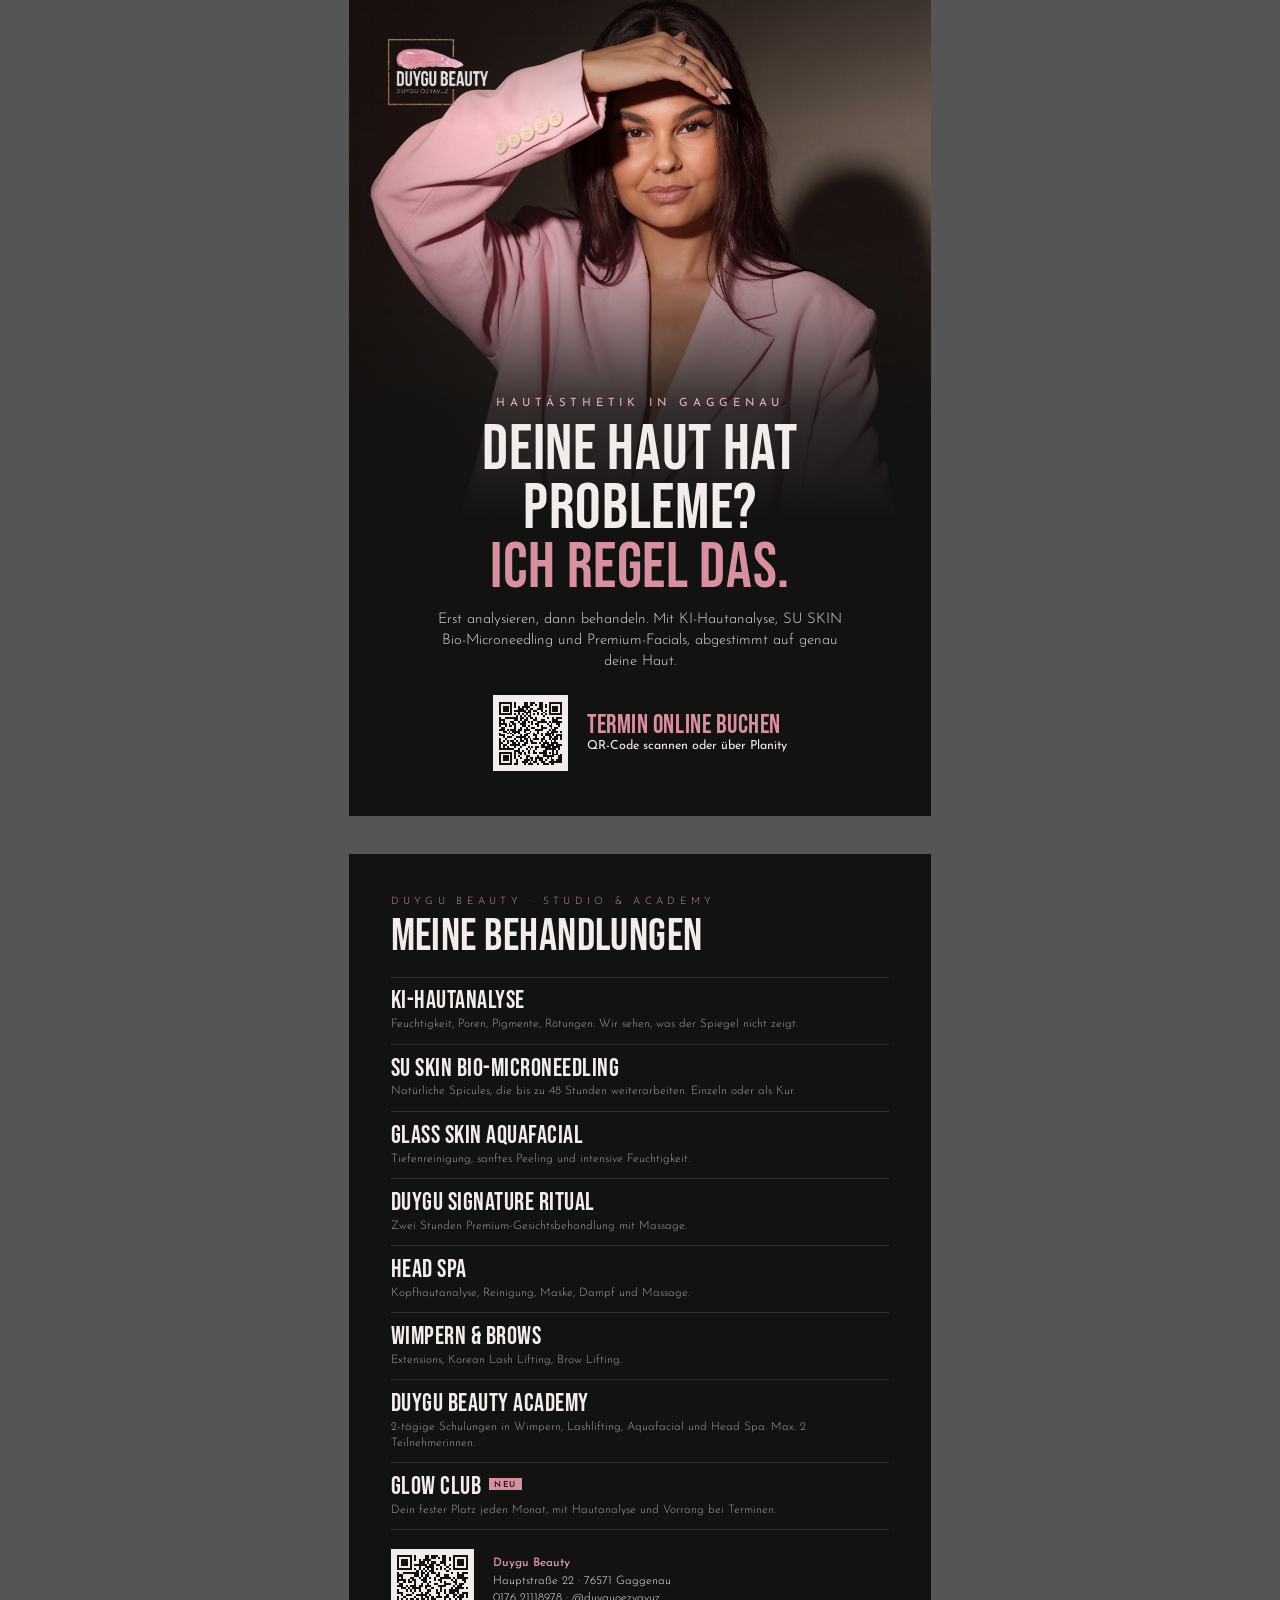
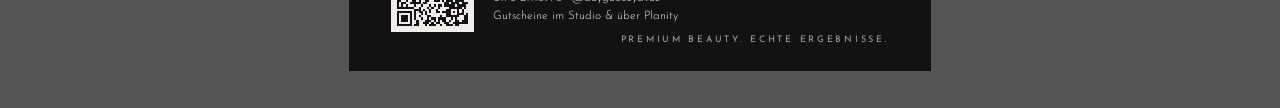
<file: print/flyer.html>
<!doctype html>
<html lang="de">
<head>
<meta charset="utf-8">
<meta name="robots" content="noindex">
<title>Flyer A5 · Duygu Beauty</title>
<style>
@font-face{font-family:'Bebas Neue';font-weight:400;src:url(../studio/fonts/bebas-neue-latin-400-normal.woff2) format('woff2')}
@font-face{font-family:'Josefin Sans';font-weight:300;src:url(../studio/fonts/josefin-sans-latin-300-normal.woff2) format('woff2')}
@font-face{font-family:'Josefin Sans';font-weight:400;src:url(../studio/fonts/josefin-sans-latin-400-normal.woff2) format('woff2')}
@font-face{font-family:'Josefin Sans';font-weight:600;src:url(../studio/fonts/josefin-sans-latin-600-normal.woff2) format('woff2')}
/* A5 + 3 mm Beschnitt = 154 x 216 mm. Sicherheitsabstand 8 mm vom Rand */
@page{size:154mm 216mm;margin:0}
:root{--bg:#121211;--bg-3:#232120;--text:#F2EDEB;--muted:#A8A19E;--pink:#D88FA0;--pink-l:#E8B0BE}
*{box-sizing:border-box}
html,body{margin:0;padding:0;-webkit-print-color-adjust:exact;print-color-adjust:exact;background:#555}
body{font-family:"Josefin Sans",sans-serif;color:var(--text)}
.page{width:154mm;height:216mm;position:relative;overflow:hidden;background:var(--bg);page-break-after:always;break-after:page;margin:0 auto 10mm}
.page:last-child{page-break-after:auto;break-after:auto}
@media print{html,body{background:none}.page{margin:0}}
.safe{position:absolute;inset:11mm}
.eb{font-weight:300;font-size:2.7mm;letter-spacing:.42em;text-transform:uppercase;color:var(--pink);margin:0}
h1,h2,h3{font-family:"Bebas Neue",Impact,sans-serif;font-weight:400;text-transform:uppercase;line-height:.92;margin:0;letter-spacing:.01em}
/* FRONT */
.photo{position:absolute;left:0;right:0;top:0;height:150mm;background:url(flyer-foto.jpg) center/100% 100% no-repeat}

.f-logo{position:absolute;top:10mm;left:10mm;width:27mm}
.f-text{position:absolute;left:11mm;right:11mm;bottom:12mm;text-align:center}
.f-text .eb{color:var(--pink-l);font-weight:400;font-size:3mm}
.f-text h1{font-size:17mm;margin:3mm 0 3mm}
.f-text h1 span{color:var(--pink)}
.f-text .sub{font-size:3.9mm;font-weight:300;line-height:1.45;color:#e2dbd8;margin:0 auto 6mm;max-width:110mm}
.f-row{display:flex;align-items:center;justify-content:center;gap:5mm}
.qr{background:var(--text);padding:1.6mm;width:20mm;height:20mm;flex:none}
.qr img{width:100%;height:100%;display:block}
.f-row .cta{text-align:left;font-size:3.3mm;line-height:1.35}
.f-row .cta b{display:block;font-family:"Bebas Neue",Impact,sans-serif;font-weight:400;font-size:7mm;letter-spacing:.02em;color:var(--pink);line-height:1}
/* BACK */
.back .safe{display:flex;flex-direction:column;bottom:15mm}
.back h2{font-size:12mm;margin:2.5mm 0 5mm}
.svc{display:grid;grid-template-columns:1fr;gap:0;border-top:.25mm solid rgba(255,255,255,.12)}
.svc div{padding:3.1mm 0 2.8mm;border-bottom:.25mm solid rgba(255,255,255,.12)}
.svc b{display:block;font-family:"Bebas Neue",Impact,sans-serif;font-weight:400;font-size:6.6mm;letter-spacing:.02em;line-height:1}
.svc small{display:block;font-size:3.1mm;color:var(--muted);font-weight:300;margin-top:.8mm;line-height:1.35}
.svc .new b::after{content:"NEU";font-family:"Josefin Sans",sans-serif;font-weight:600;font-size:2.2mm;letter-spacing:.2em;color:var(--bg);background:var(--pink);padding:.8mm 1.4mm .4mm;margin-left:2mm;vertical-align:middle}
.foot{margin-top:auto;display:flex;gap:5mm;align-items:center;padding-top:5mm}
.foot .qr{width:22mm;height:22mm}
.foot p{margin:0;font-size:3.1mm;line-height:1.5;font-weight:300}
.foot p b{font-weight:600;color:var(--pink)}
.slogan{position:absolute;right:11mm;bottom:7mm;font-size:2.4mm;letter-spacing:.3em;text-transform:uppercase;color:var(--muted)}
</style>
</head>
<body>
<section class="page front">
  <div class="photo"></div>
  <img class="f-logo" src="logo-dark.png" alt="Duygu Beauty">
  <div class="f-text">
    <p class="eb">Hautästhetik in Gaggenau</p>
    <h1>Deine Haut hat Probleme?<br><span>Ich regel das.</span></h1>
    <p class="sub">Erst analysieren, dann behandeln. Mit KI-Hautanalyse, SU SKIN Bio-Microneedling und Premium-Facials, abgestimmt auf genau deine Haut.</p>
    <div class="f-row">
      <div class="qr"><img src="qr-planity.svg" alt=""></div>
      <div class="cta"><b>Termin online buchen</b>QR-Code scannen oder über Planity</div>
    </div>
  </div>
</section>

<section class="page back">
  <div class="safe">
    <p class="eb">Duygu Beauty · Studio &amp; Academy</p>
    <h2>Meine Behandlungen</h2>
    <div class="svc">
      <div><b>KI-Hautanalyse</b><small>Feuchtigkeit, Poren, Pigmente, Rötungen: Wir sehen, was der Spiegel nicht zeigt.</small></div>
      <div><b>SU SKIN Bio-Microneedling</b><small>Natürliche Spicules, die bis zu 48 Stunden weiterarbeiten. Einzeln oder als Kur.</small></div>
      <div><b>Glass Skin Aquafacial</b><small>Tiefenreinigung, sanftes Peeling und intensive Feuchtigkeit.</small></div>
      <div><b>Duygu Signature Ritual</b><small>Zwei Stunden Premium-Gesichtsbehandlung mit Massage.</small></div>
      <div><b>Head Spa</b><small>Kopfhautanalyse, Reinigung, Maske, Dampf und Massage.</small></div>
      <div><b>Wimpern &amp; Brows</b><small>Extensions, Korean Lash Lifting, Brow Lifting.</small></div>
      <div><b>Duygu Beauty Academy</b><small>2-tägige Schulungen in Wimpern, Lashlifting, Aquafacial und Head Spa. Max. 2 Teilnehmerinnen.</small></div>
      <div class="new"><b>Glow Club</b><small>Dein fester Platz jeden Monat, mit Hautanalyse und Vorrang bei Terminen.</small></div>
    </div>
    <div class="foot">
      <div class="qr"><img src="qr-planity.svg" alt=""></div>
      <p><b>Duygu Beauty</b><br>Hauptstraße 22 · 76571 Gaggenau<br>0176 21118978 · @duyguoezyavuz<br>Gutscheine im Studio &amp; über Planity</p>
    </div>
  </div>
  <span class="slogan">Premium Beauty. Echte Ergebnisse.</span>
</section>
</body>
</html>
</file>
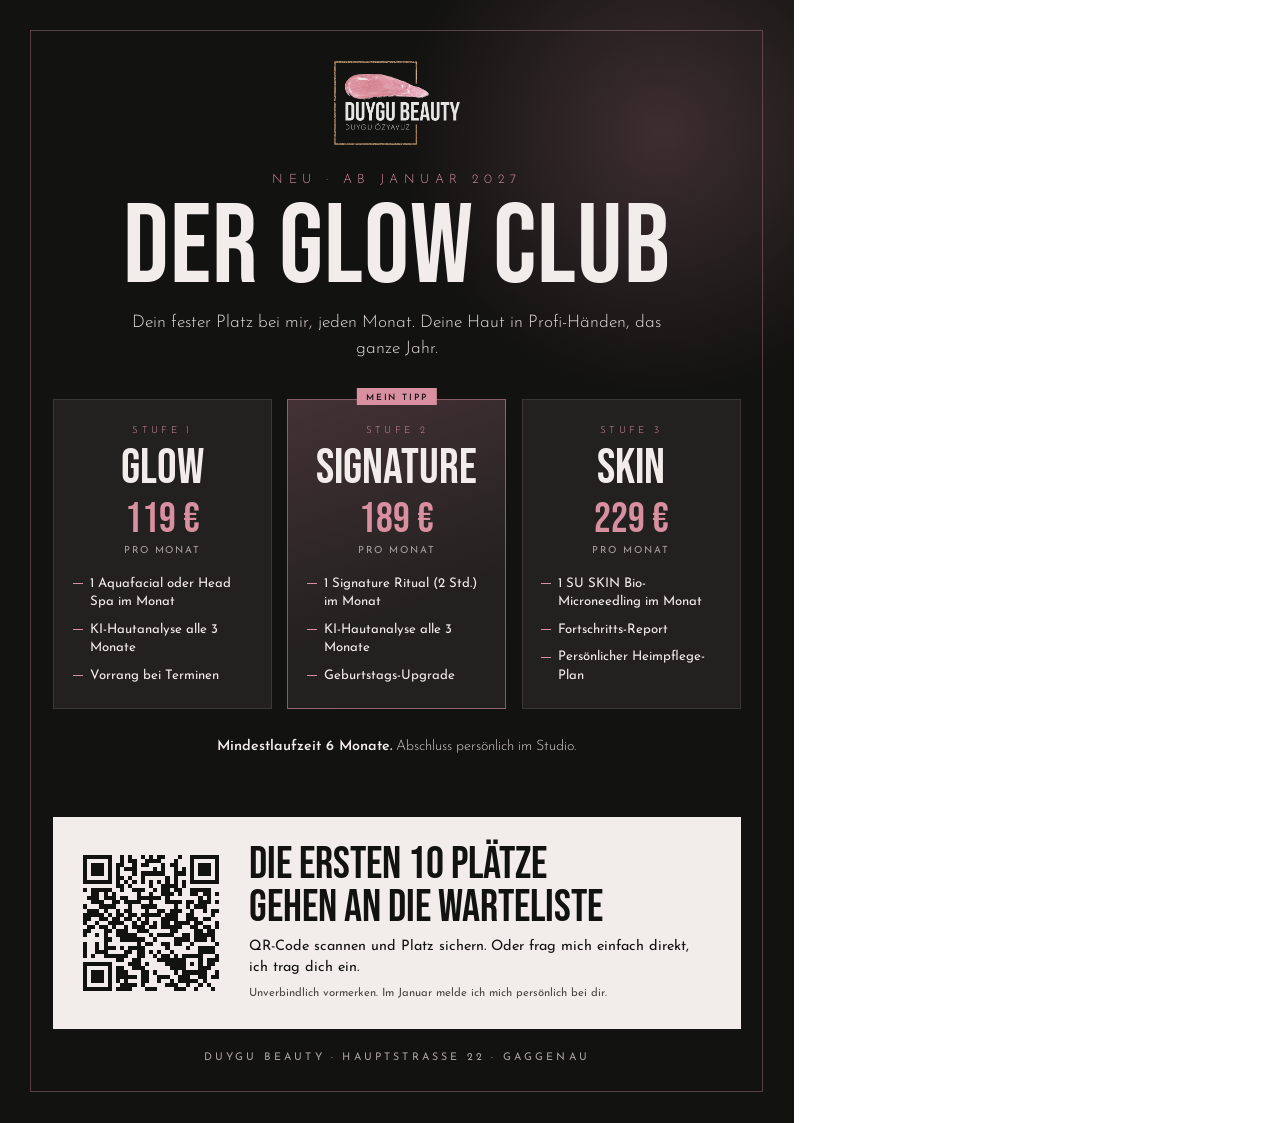
<file: print/glowclub-a4.html>
<!doctype html>
<html lang="de">
<head>
<meta charset="utf-8">
<meta name="robots" content="noindex">
<title>Glow Club A4 · Duygu Beauty</title>
<style>
@font-face{font-family:'Bebas Neue';font-weight:400;src:url(../studio/fonts/bebas-neue-latin-400-normal.woff2) format('woff2')}
@font-face{font-family:'Josefin Sans';font-weight:300;src:url(../studio/fonts/josefin-sans-latin-300-normal.woff2) format('woff2')}
@font-face{font-family:'Josefin Sans';font-weight:400;src:url(../studio/fonts/josefin-sans-latin-400-normal.woff2) format('woff2')}
@font-face{font-family:'Josefin Sans';font-weight:600;src:url(../studio/fonts/josefin-sans-latin-600-normal.woff2) format('woff2')}
@page{size:A4;margin:0}
:root{--bg:#121211;--bg-3:#232120;--text:#F2EDEB;--muted:#A8A19E;--pink:#D88FA0;--pink-l:#E8B0BE}
*{box-sizing:border-box}
html,body{margin:0;-webkit-print-color-adjust:exact;print-color-adjust:exact}
body{font-family:"Josefin Sans",sans-serif;color:var(--text)}
.page{width:210mm;height:297mm;background:var(--bg);position:relative;overflow:hidden;padding:16mm 14mm 13mm;display:flex;flex-direction:column}
.page::before{content:"";position:absolute;inset:8mm;border:.35mm solid rgba(216,143,160,.35);pointer-events:none}
.glow{position:absolute;width:150mm;height:150mm;border-radius:50%;background:radial-gradient(circle,rgba(216,143,160,.22),rgba(216,143,160,0) 65%);top:-40mm;right:-40mm}
header{text-align:center;position:relative}
header img{width:34mm}
.eb{font-weight:300;font-size:3.4mm;letter-spacing:.42em;text-transform:uppercase;color:var(--pink);margin:6mm 0 0}
h1{font-family:"Bebas Neue",Impact,sans-serif;font-weight:400;font-size:30mm;line-height:.9;margin:3mm 0 3mm;letter-spacing:.01em}
.lead{font-size:4.6mm;font-weight:300;line-height:1.45;color:#e2dbd8;max-width:150mm;margin:0 auto}
.tiers{display:grid;grid-template-columns:repeat(3,1fr);gap:4mm;margin:10mm 0 0;position:relative}
.tier{position:relative;background:var(--bg-3);border:.3mm solid rgba(255,255,255,.1);padding:7mm 5mm 6mm;text-align:center;display:flex;flex-direction:column}
.tier.feat{background:linear-gradient(160deg,rgba(216,143,160,.25),var(--bg-3) 65%);border-color:rgba(216,143,160,.55)}
.tier .st{font-weight:300;font-size:2.6mm;letter-spacing:.34em;text-transform:uppercase;color:var(--pink)}
.tier h2{font-family:"Bebas Neue",Impact,sans-serif;font-weight:400;font-size:13mm;line-height:1;margin:2.5mm 0 1.5mm}
.amt{font-family:"Bebas Neue",Impact,sans-serif;font-size:11mm;color:var(--pink);line-height:1}
.amt small{display:block;font-family:"Josefin Sans",sans-serif;font-size:2.6mm;letter-spacing:.2em;color:var(--muted);margin-top:1.4mm;text-transform:uppercase}
.tier ul{list-style:none;padding:0;margin:5mm 0 0;font-size:3.5mm;line-height:1.4;display:grid;gap:2.4mm;text-align:left}
.tier li{padding-left:4.5mm;position:relative}
.tier li::before{content:"";position:absolute;left:0;top:.62em;width:2.6mm;height:.3mm;background:var(--pink)}
.badge{position:absolute;top:-3mm;left:50%;transform:translateX(-50%);white-space:nowrap;font-size:2.3mm;font-weight:600;letter-spacing:.22em;text-transform:uppercase;background:var(--pink);color:var(--bg);padding:1.2mm 2.4mm .8mm}
.all{text-align:center;margin:8mm 0 0;font-size:3.8mm;color:#d6cfcc;font-weight:300}
.all b{color:var(--text);font-weight:600}
.wait{margin-top:auto;display:flex;align-items:center;gap:8mm;background:var(--text);color:var(--bg);padding:7mm 8mm;position:relative}
.wait .qr{width:36mm;height:36mm;flex:none}
.wait .qr img{width:100%;height:100%;display:block}
.wait h3{font-family:"Bebas Neue",Impact,sans-serif;font-weight:400;font-size:12mm;line-height:.95;margin:0 0 2mm}
.wait p{margin:0;font-size:3.8mm;line-height:1.45}
.wait .small{font-size:3mm;color:#4a4442;margin-top:2mm}
.foot{text-align:center;font-size:2.8mm;letter-spacing:.3em;text-transform:uppercase;color:var(--muted);margin-top:6mm;position:relative}
</style>
</head>
<body>
<section class="page">
  <div class="glow"></div>
  <header>
    <img src="logo-dark.png" alt="Duygu Beauty">
    <p class="eb">Neu · Ab Januar 2027</p>
    <h1>Der Glow Club</h1>
    <p class="lead">Dein fester Platz bei mir, jeden Monat. Deine Haut in Profi-Händen, das ganze Jahr.</p>
  </header>
  <div class="tiers">
    <div class="tier"><span class="st">Stufe 1</span><h2>Glow</h2><div class="amt">119 €<small>pro Monat</small></div>
      <ul><li>1 Aquafacial oder Head Spa im Monat</li><li>KI-Hautanalyse alle 3 Monate</li><li>Vorrang bei Terminen</li></ul></div>
    <div class="tier feat"><span class="badge">Mein Tipp</span><span class="st">Stufe 2</span><h2>Signature</h2><div class="amt">189 €<small>pro Monat</small></div>
      <ul><li>1 Signature Ritual (2 Std.) im Monat</li><li>KI-Hautanalyse alle 3 Monate</li><li>Geburtstags-Upgrade</li></ul></div>
    <div class="tier"><span class="st">Stufe 3</span><h2>Skin</h2><div class="amt">229 €<small>pro Monat</small></div>
      <ul><li>1 SU SKIN Bio-Microneedling im Monat</li><li>Fortschritts-Report</li><li>Persönlicher Heimpflege-Plan</li></ul></div>
  </div>
  <p class="all"><b>Mindestlaufzeit 6 Monate.</b> Abschluss persönlich im Studio.</p>
  <div class="wait">
    <div class="qr"><img src="qr-club.svg" alt="QR-Code Warteliste"></div>
    <div>
      <h3>Die ersten 10 Plätze<br>gehen an die Warteliste</h3>
      <p>QR-Code scannen und Platz sichern. Oder frag mich einfach direkt, ich trag dich ein.</p>
      <p class="small">Unverbindlich vormerken. Im Januar melde ich mich persönlich bei dir.</p>
    </div>
  </div>
  <p class="foot">Duygu Beauty · Hauptstraße 22 · Gaggenau</p>
</section>
</body>
</html>
</file>
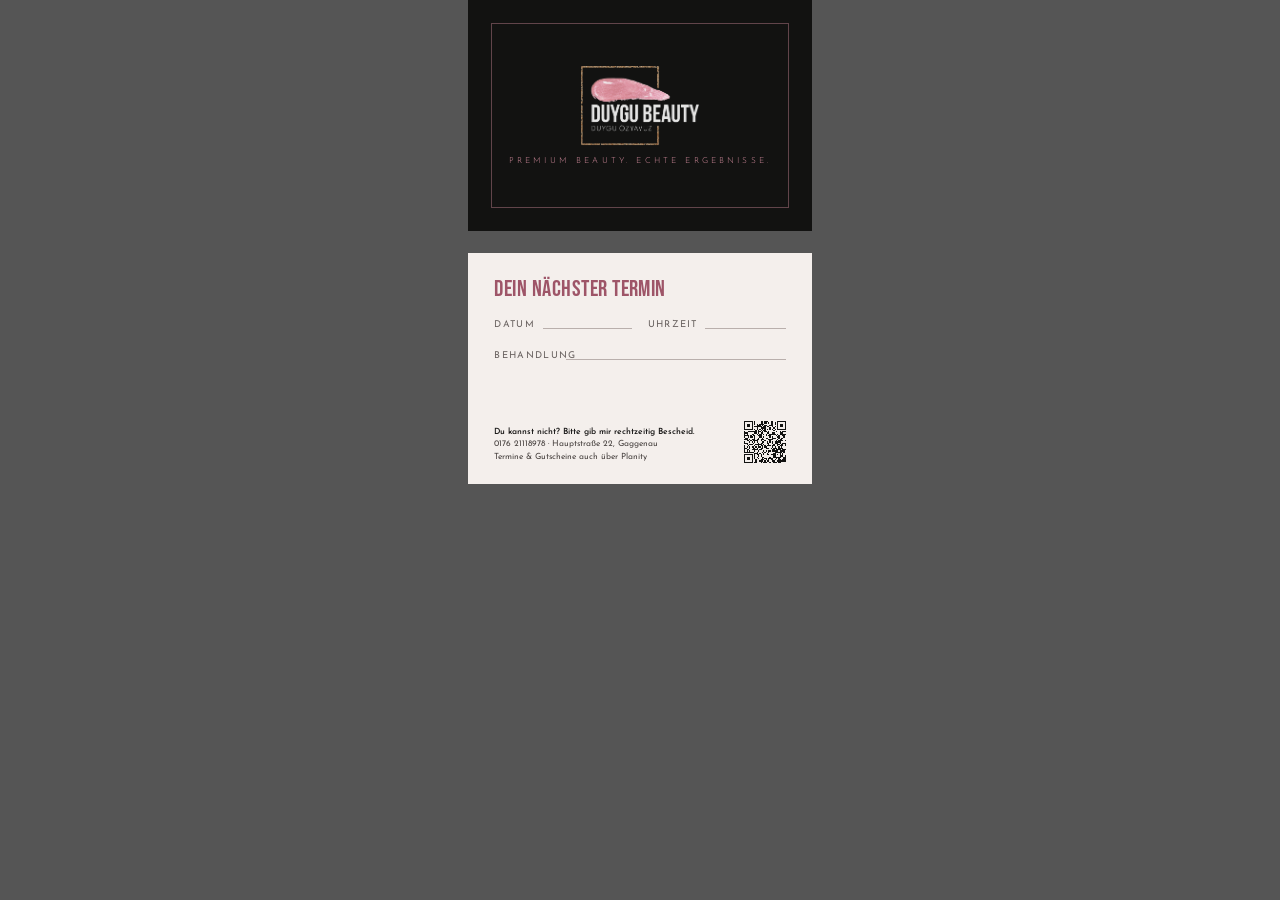
<file: print/terminkarte.html>
<!doctype html>
<html lang="de">
<head>
<meta charset="utf-8">
<meta name="robots" content="noindex">
<title>Terminkarte · Duygu Beauty</title>
<style>
@font-face{font-family:'Bebas Neue';font-weight:400;src:url(../studio/fonts/bebas-neue-latin-400-normal.woff2) format('woff2')}
@font-face{font-family:'Josefin Sans';font-weight:300;src:url(../studio/fonts/josefin-sans-latin-300-normal.woff2) format('woff2')}
@font-face{font-family:'Josefin Sans';font-weight:400;src:url(../studio/fonts/josefin-sans-latin-400-normal.woff2) format('woff2')}
@font-face{font-family:'Josefin Sans';font-weight:600;src:url(../studio/fonts/josefin-sans-latin-600-normal.woff2) format('woff2')}
/* 85 x 55 mm + 3 mm Beschnitt = 91 x 61 mm, Sicherheitsabstand 6 mm */
@page{size:91mm 61mm;margin:0}
:root{--bg:#121211;--text:#F2EDEB;--muted:#A8A19E;--pink:#D88FA0;--pink-d:#9E5568;--paper:#F4EFEC}
*{box-sizing:border-box}
html,body{margin:0;padding:0;-webkit-print-color-adjust:exact;print-color-adjust:exact;background:#555}
body{font-family:"Josefin Sans",sans-serif}
.page{width:91mm;height:61mm;position:relative;overflow:hidden;page-break-after:always;break-after:page;margin:0 auto 6mm}
.page:last-child{page-break-after:auto;break-after:auto}
@media print{html,body{background:none}.page{margin:0}}
.front{background:var(--bg);color:var(--text);display:flex;flex-direction:column;align-items:center;justify-content:center;text-align:center}
.front::before{content:"";position:absolute;inset:6mm;border:.25mm solid rgba(216,143,160,.4)}
.front img{width:32mm;position:relative}
.front p{position:relative;margin:3mm 0 0;font-weight:300;font-size:2.2mm;letter-spacing:.38em;text-transform:uppercase;color:var(--pink)}
.back{background:var(--paper);color:#1a1918;padding:6.5mm 7mm 5.5mm;display:flex;flex-direction:column}
.back h2{font-family:"Bebas Neue",Impact,sans-serif;font-weight:400;font-size:6.2mm;letter-spacing:.02em;margin:0 0 3.4mm;color:var(--pink-d);line-height:1}
.line{display:flex;align-items:flex-end;gap:2mm;font-size:2.5mm;letter-spacing:.14em;text-transform:uppercase;color:#6b6462;margin-bottom:4.2mm}
.line span{flex:none;width:17mm}
.line i{flex:1;border-bottom:.25mm solid #b9afac;height:4mm}
.row{display:flex;gap:4mm}.row .line{flex:1}.row .line span{width:auto}
.info{margin-top:auto;display:flex;justify-content:space-between;align-items:flex-end;gap:3mm}
.info p{margin:0;font-size:2.25mm;line-height:1.45;color:#4a4442}
.info p b{color:#1a1918;font-weight:600}
.qr{width:11mm;height:11mm;flex:none}
.qr img{width:100%;height:100%;display:block}
</style>
</head>
<body>
<section class="page front">
  <img src="logo-dark.png" alt="Duygu Beauty">
  <p>Premium Beauty. Echte Ergebnisse.</p>
</section>
<section class="page back">
  <h2>Dein nächster Termin</h2>
  <div class="row"><div class="line"><span>Datum</span><i></i></div><div class="line"><span>Uhrzeit</span><i></i></div></div>
  <div class="line"><span>Behandlung</span><i></i></div>
  <div class="info">
    <p><b>Du kannst nicht? Bitte gib mir rechtzeitig Bescheid.</b><br>0176 21118978 · Hauptstraße 22, Gaggenau<br>Termine &amp; Gutscheine auch über Planity</p>
    <div class="qr"><img src="qr-planity.svg" alt=""></div>
  </div>
</section>
</body>
</html>
</file>
<file: fonts/fonts.css>
@font-face{font-family:'Open Sans';font-style:normal;font-weight:400;font-display:swap;src:url(OpenSans-400-latin-ext.woff2) format('woff2');unicode-range:U+0100-02BA, U+02BD-02C5, U+02C7-02CC, U+02CE-02D7, U+02DD-02FF, U+0304, U+0308, U+0329, U+1D00-1DBF, U+1E00-1E9F, U+1EF2-1EFF, U+2020, U+20A0-20AB, U+20AD-20C4, U+2113, U+2C60-2C7F, U+A720-A7FF;}
@font-face{font-family:'Open Sans';font-style:normal;font-weight:400;font-display:swap;src:url(OpenSans-400-latin.woff2) format('woff2');unicode-range:U+0000-00FF, U+0131, U+0152-0153, U+02BB-02BC, U+02C6, U+02DA, U+02DC, U+0304, U+0308, U+0329, U+2000-206F, U+20AC, U+2122, U+2191, U+2193, U+2212, U+2215, U+FEFF, U+FFFD;}
@font-face{font-family:'Open Sans';font-style:normal;font-weight:600;font-display:swap;src:url(OpenSans-600-latin-ext.woff2) format('woff2');unicode-range:U+0100-02BA, U+02BD-02C5, U+02C7-02CC, U+02CE-02D7, U+02DD-02FF, U+0304, U+0308, U+0329, U+1D00-1DBF, U+1E00-1E9F, U+1EF2-1EFF, U+2020, U+20A0-20AB, U+20AD-20C4, U+2113, U+2C60-2C7F, U+A720-A7FF;}
@font-face{font-family:'Open Sans';font-style:normal;font-weight:600;font-display:swap;src:url(OpenSans-600-latin.woff2) format('woff2');unicode-range:U+0000-00FF, U+0131, U+0152-0153, U+02BB-02BC, U+02C6, U+02DA, U+02DC, U+0304, U+0308, U+0329, U+2000-206F, U+20AC, U+2122, U+2191, U+2193, U+2212, U+2215, U+FEFF, U+FFFD;}
@font-face{font-family:'Open Sans';font-style:normal;font-weight:700;font-display:swap;src:url(OpenSans-700-latin-ext.woff2) format('woff2');unicode-range:U+0100-02BA, U+02BD-02C5, U+02C7-02CC, U+02CE-02D7, U+02DD-02FF, U+0304, U+0308, U+0329, U+1D00-1DBF, U+1E00-1E9F, U+1EF2-1EFF, U+2020, U+20A0-20AB, U+20AD-20C4, U+2113, U+2C60-2C7F, U+A720-A7FF;}
@font-face{font-family:'Open Sans';font-style:normal;font-weight:700;font-display:swap;src:url(OpenSans-700-latin.woff2) format('woff2');unicode-range:U+0000-00FF, U+0131, U+0152-0153, U+02BB-02BC, U+02C6, U+02DA, U+02DC, U+0304, U+0308, U+0329, U+2000-206F, U+20AC, U+2122, U+2191, U+2193, U+2212, U+2215, U+FEFF, U+FFFD;}
@font-face{font-family:'Playfair Display';font-style:normal;font-weight:500;font-display:swap;src:url(PlayfairDisplay-500-latin-ext.woff2) format('woff2');unicode-range:U+0100-02BA, U+02BD-02C5, U+02C7-02CC, U+02CE-02D7, U+02DD-02FF, U+0304, U+0308, U+0329, U+1D00-1DBF, U+1E00-1E9F, U+1EF2-1EFF, U+2020, U+20A0-20AB, U+20AD-20C4, U+2113, U+2C60-2C7F, U+A720-A7FF;}
@font-face{font-family:'Playfair Display';font-style:normal;font-weight:500;font-display:swap;src:url(PlayfairDisplay-500-latin.woff2) format('woff2');unicode-range:U+0000-00FF, U+0131, U+0152-0153, U+02BB-02BC, U+02C6, U+02DA, U+02DC, U+0304, U+0308, U+0329, U+2000-206F, U+20AC, U+2122, U+2191, U+2193, U+2212, U+2215, U+FEFF, U+FFFD;}
@font-face{font-family:'Playfair Display';font-style:normal;font-weight:600;font-display:swap;src:url(PlayfairDisplay-600-latin-ext.woff2) format('woff2');unicode-range:U+0100-02BA, U+02BD-02C5, U+02C7-02CC, U+02CE-02D7, U+02DD-02FF, U+0304, U+0308, U+0329, U+1D00-1DBF, U+1E00-1E9F, U+1EF2-1EFF, U+2020, U+20A0-20AB, U+20AD-20C4, U+2113, U+2C60-2C7F, U+A720-A7FF;}
@font-face{font-family:'Playfair Display';font-style:normal;font-weight:600;font-display:swap;src:url(PlayfairDisplay-600-latin.woff2) format('woff2');unicode-range:U+0000-00FF, U+0131, U+0152-0153, U+02BB-02BC, U+02C6, U+02DA, U+02DC, U+0304, U+0308, U+0329, U+2000-206F, U+20AC, U+2122, U+2191, U+2193, U+2212, U+2215, U+FEFF, U+FFFD;}
@font-face{font-family:'Playfair Display';font-style:normal;font-weight:700;font-display:swap;src:url(PlayfairDisplay-700-latin-ext.woff2) format('woff2');unicode-range:U+0100-02BA, U+02BD-02C5, U+02C7-02CC, U+02CE-02D7, U+02DD-02FF, U+0304, U+0308, U+0329, U+1D00-1DBF, U+1E00-1E9F, U+1EF2-1EFF, U+2020, U+20A0-20AB, U+20AD-20C4, U+2113, U+2C60-2C7F, U+A720-A7FF;}
@font-face{font-family:'Playfair Display';font-style:normal;font-weight:700;font-display:swap;src:url(PlayfairDisplay-700-latin.woff2) format('woff2');unicode-range:U+0000-00FF, U+0131, U+0152-0153, U+02BB-02BC, U+02C6, U+02DA, U+02DC, U+0304, U+0308, U+0329, U+2000-206F, U+20AC, U+2122, U+2191, U+2193, U+2212, U+2215, U+FEFF, U+FFFD;}
</file>
